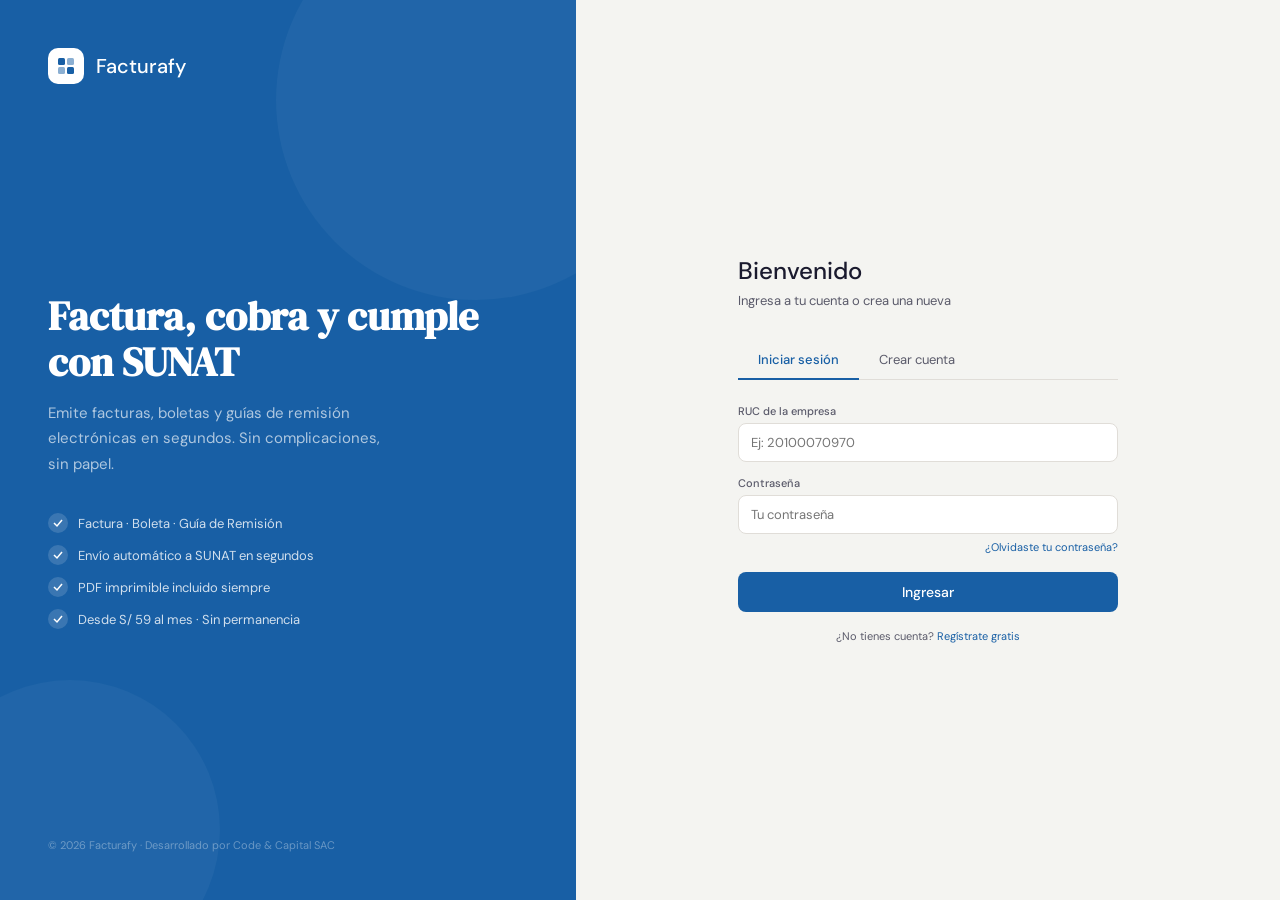
<file: index.html>
<!DOCTYPE html>
<html lang="es">
<head>
<meta charset="UTF-8">
<meta name="viewport" content="width=device-width, initial-scale=1.0">
<title>Facturafy — Facturación Electrónica SUNAT</title>
<link href="https://fonts.googleapis.com/css2?family=DM+Sans:wght@300;400;500&family=DM+Serif+Display&display=swap" rel="stylesheet">
<style>
* { box-sizing: border-box; margin: 0; padding: 0; }
:root {
  --azul: #185FA5; --azul-dark: #0C447C; --azul-light: #E6F1FB;
  --verde: #1a7a3a; --verde-light: #EAF3DE;
  --gris-bg: #F4F4F1; --gris-borde: #E0DDD8;
  --gris-texto: #5a5a6a; --texto: #1a1a2e; --blanco: #ffffff;
}
body { font-family: 'DM Sans', sans-serif; background: var(--gris-bg); color: var(--texto); min-height: 100vh; display: flex; }

/* LADO IZQUIERDO */
.lado-izq { width: 45%; background: var(--azul); display: flex; flex-direction: column; justify-content: space-between; padding: 48px; position: relative; overflow: hidden; }
.lado-izq::before { content: ''; position: absolute; width: 400px; height: 400px; border-radius: 50%; background: rgba(255,255,255,0.04); top: -100px; right: -100px; }
.lado-izq::after { content: ''; position: absolute; width: 300px; height: 300px; border-radius: 50%; background: rgba(255,255,255,0.04); bottom: -80px; left: -80px; }
.brand { display: flex; align-items: center; gap: 12px; }
.brand-logo { width: 36px; height: 36px; background: white; border-radius: 10px; display: flex; align-items: center; justify-content: center; }
.brand-nombre { font-size: 20px; font-weight: 500; color: white; }
.hero { flex: 1; display: flex; flex-direction: column; justify-content: center; padding: 40px 0; }
.hero-titulo { font-family: 'DM Serif Display', serif; font-size: 40px; color: white; line-height: 1.15; margin-bottom: 16px; }
.hero-sub { font-size: 15px; color: rgba(255,255,255,0.65); line-height: 1.7; max-width: 340px; }
.features { display: flex; flex-direction: column; gap: 12px; margin-top: 36px; }
.feature { display: flex; align-items: center; gap: 10px; color: rgba(255,255,255,0.8); font-size: 13px; }
.feature-dot { width: 20px; height: 20px; border-radius: 50%; background: rgba(255,255,255,0.15); display: flex; align-items: center; justify-content: center; flex-shrink: 0; }
.lado-izq-footer { font-size: 11px; color: rgba(255,255,255,0.35); }

/* LADO DERECHO */
.lado-der { flex: 1; display: flex; align-items: center; justify-content: center; padding: 48px; }
.login-box { width: 100%; max-width: 380px; }
.login-titulo { font-size: 24px; font-weight: 500; margin-bottom: 6px; }
.login-sub { font-size: 13px; color: var(--gris-texto); margin-bottom: 32px; }
.tabs { display: flex; gap: 0; border-bottom: 1px solid var(--gris-borde); margin-bottom: 24px; }
.tab { padding: 10px 20px; font-size: 13px; color: var(--gris-texto); cursor: pointer; border-bottom: 2px solid transparent; margin-bottom: -1px; transition: all 0.15s; background: none; border-top: none; border-left: none; border-right: none; font-family: 'DM Sans', sans-serif; }
.tab.active { color: var(--azul); border-bottom-color: var(--azul); font-weight: 500; }
.seccion { display: none; }
.seccion.active { display: block; }
.field { display: flex; flex-direction: column; gap: 5px; margin-bottom: 14px; }
.field label { font-size: 11px; font-weight: 500; color: var(--gris-texto); }
.field input { padding: 10px 12px; border: 1px solid var(--gris-borde); border-radius: 8px; font-size: 13px; font-family: 'DM Sans', sans-serif; color: var(--texto); background: var(--blanco); width: 100%; transition: border-color 0.15s; }
.field input:focus { outline: none; border-color: var(--azul); box-shadow: 0 0 0 3px rgba(24,95,165,0.1); }
.field .hint { font-size: 10px; color: var(--gris-texto); }
.btn-full { width: 100%; padding: 11px; border-radius: 8px; font-size: 14px; font-weight: 500; cursor: pointer; border: none; font-family: 'DM Sans', sans-serif; background: var(--azul); color: white; transition: background 0.15s; margin-top: 4px; }
.btn-full:hover { background: var(--azul-dark); }
.btn-full.verde { background: var(--verde); }
.btn-full.verde:hover { background: #27500A; }
.divider { display: flex; align-items: center; gap: 12px; margin: 20px 0; }
.divider-line { flex: 1; height: 1px; background: var(--gris-borde); }
.divider-text { font-size: 11px; color: var(--gris-texto); }
.olvidaste { text-align: right; font-size: 11px; color: var(--azul); cursor: pointer; margin-top: -8px; margin-bottom: 14px; }
.olvidaste:hover { text-decoration: underline; }
.terminos { font-size: 11px; color: var(--gris-texto); text-align: center; margin-top: 16px; line-height: 1.6; }
.terminos a { color: var(--azul); text-decoration: none; }
.plan-chips { display: flex; gap: 8px; margin-bottom: 16px; }
.chip { flex: 1; padding: 8px; border: 1px solid var(--gris-borde); border-radius: 8px; text-align: center; cursor: pointer; transition: all 0.15s; }
.chip.active { border-color: var(--azul); background: var(--azul-light); }
.chip-nombre { font-size: 12px; font-weight: 500; }
.chip-precio { font-size: 10px; color: var(--gris-texto); }
.chip.active .chip-precio { color: var(--azul); }
.alerta-ok { background: var(--verde-light); border: 1px solid rgba(26,122,58,0.2); border-radius: 8px; padding: 10px 14px; font-size: 12px; color: var(--verde); margin-bottom: 16px; display: none; }
</style>
</head>
<body>

<!-- LADO IZQUIERDO -->
<div class="lado-izq">
  <div class="brand">
    <div class="brand-logo">
      <svg width="20" height="20" viewBox="0 0 20 20" fill="none"><rect x="2" y="2" width="7" height="7" rx="1.5" fill="#185FA5"/><rect x="11" y="2" width="7" height="7" rx="1.5" fill="#185FA5" opacity="0.5"/><rect x="2" y="11" width="7" height="7" rx="1.5" fill="#185FA5" opacity="0.5"/><rect x="11" y="11" width="7" height="7" rx="1.5" fill="#185FA5"/></svg>
    </div>
    <span class="brand-nombre">Facturafy</span>
  </div>

  <div class="hero">
    <h1 class="hero-titulo">Factura, cobra y cumple con SUNAT</h1>
    <p class="hero-sub">Emite facturas, boletas y guías de remisión electrónicas en segundos. Sin complicaciones, sin papel.</p>
    <div class="features">
      <div class="feature">
        <div class="feature-dot">
          <svg width="10" height="10" viewBox="0 0 10 10" fill="none" stroke="white" stroke-width="1.5"><polyline points="1,5 4,8 9,2"/></svg>
        </div>
        Factura · Boleta · Guía de Remisión
      </div>
      <div class="feature">
        <div class="feature-dot">
          <svg width="10" height="10" viewBox="0 0 10 10" fill="none" stroke="white" stroke-width="1.5"><polyline points="1,5 4,8 9,2"/></svg>
        </div>
        Envío automático a SUNAT en segundos
      </div>
      <div class="feature">
        <div class="feature-dot">
          <svg width="10" height="10" viewBox="0 0 10 10" fill="none" stroke="white" stroke-width="1.5"><polyline points="1,5 4,8 9,2"/></svg>
        </div>
        PDF imprimible incluido siempre
      </div>
      <div class="feature">
        <div class="feature-dot">
          <svg width="10" height="10" viewBox="0 0 10 10" fill="none" stroke="white" stroke-width="1.5"><polyline points="1,5 4,8 9,2"/></svg>
        </div>
        Desde S/ 59 al mes · Sin permanencia
      </div>
    </div>
  </div>

  <div class="lado-izq-footer">© 2026 Facturafy · Desarrollado por Code & Capital SAC</div>
</div>

<!-- LADO DERECHO -->
<div class="lado-der">
  <div class="login-box">
    <div class="login-titulo">Bienvenido</div>
    <div class="login-sub">Ingresa a tu cuenta o crea una nueva</div>

    <div class="tabs">
      <button class="tab active" onclick="cambiarTab('login', this)">Iniciar sesión</button>
      <button class="tab" onclick="cambiarTab('registro', this)">Crear cuenta</button>
    </div>

    <!-- LOGIN -->
    <div class="seccion active" id="sec-login">
      <div class="alerta-ok" id="alerta-login">Cuenta creada exitosamente. Ya puedes iniciar sesión.</div>
      <div class="field">
        <label>RUC de la empresa</label>
        <input type="text" placeholder="Ej: 20100070970" maxlength="11" id="ruc-login"/>
      </div>
      <div class="field">
        <label>Contraseña</label>
        <input type="password" placeholder="Tu contraseña" id="pass-login"/>
      </div>
      <div class="olvidaste">¿Olvidaste tu contraseña?</div>
      <button class="btn-full" onclick="login()">Ingresar</button>
      <div class="terminos">
        ¿No tienes cuenta? <a onclick="cambiarTab('registro', document.querySelectorAll('.tab')[1])">Regístrate gratis</a>
      </div>
    </div>

    <!-- REGISTRO -->
    <div class="seccion" id="sec-registro">
      <div class="field">
        <label>RUC de la empresa</label>
        <input type="text" placeholder="Ej: 20100070970" maxlength="11" id="ruc-reg" oninput="buscarRUC(this.value)"/>
        <span class="hint">Ingresa tu RUC para autocompletar la razón social</span>
      </div>
      <div class="field">
        <label>Razón social</label>
        <input type="text" placeholder="Se autocompleta con el RUC" id="razon-reg"/>
      </div>
      <div class="field">
        <label>Correo electrónico</label>
        <input type="email" placeholder="correo@empresa.com"/>
      </div>
      <div class="field">
        <label>Contraseña</label>
        <input type="password" placeholder="Mínimo 8 caracteres"/>
      </div>
      <div style="margin-bottom:14px">
        <div style="font-size:11px;font-weight:500;color:var(--gris-texto);margin-bottom:8px">Elige tu plan</div>
        <div class="plan-chips">
          <div class="chip" onclick="selPlan(this)">
            <div class="chip-nombre">Básico</div>
            <div class="chip-precio">S/ 59/mes</div>
          </div>
          <div class="chip active" onclick="selPlan(this)">
            <div class="chip-nombre">Profesional</div>
            <div class="chip-precio">S/ 149/mes</div>
          </div>
          <div class="chip" onclick="selPlan(this)">
            <div class="chip-nombre">Contable</div>
            <div class="chip-precio">S/ 349/mes</div>
          </div>
        </div>
      </div>
      <button class="btn-full verde" onclick="registro()">Crear cuenta gratis</button>
      <div class="terminos">
        Al registrarte aceptas los <a href="#">Términos de servicio</a> y la <a href="#">Política de privacidad</a>
      </div>
    </div>

  </div>
</div>

<script>
function cambiarTab(id, tab) {
  document.querySelectorAll('.tab').forEach(function(t) { t.classList.remove('active'); });
  document.querySelectorAll('.seccion').forEach(function(s) { s.classList.remove('active'); });
  tab.classList.add('active');
  document.getElementById('sec-' + id).classList.add('active');
}
function selPlan(chip) {
  document.querySelectorAll('.chip').forEach(function(c) { c.classList.remove('active'); });
  chip.classList.add('active');
}
function buscarRUC(val) {
  if (val.length === 11) {
    document.getElementById('razon-reg').value = 'Cargando...';
    setTimeout(function() {
      document.getElementById('razon-reg').value = 'EMPRESA DEMO SAC';
    }, 600);
  }
}
function login() {
  var ruc  = document.getElementById('ruc-login').value;
  var pass = document.getElementById('pass-login').value;
  if (!ruc || !pass) { alert('Completa todos los campos.'); return; }
  window.location.href = 'dashboard.html';
}
function registro() {
  var ruc = document.getElementById('ruc-reg').value;
  if (!ruc || ruc.length !== 11) { alert('Ingresa un RUC válido de 11 dígitos.'); return; }
  document.getElementById('alerta-login').style.display = 'block';
  cambiarTab('login', document.querySelectorAll('.tab')[0]);
}
</script>
</body>
</html>
</file>
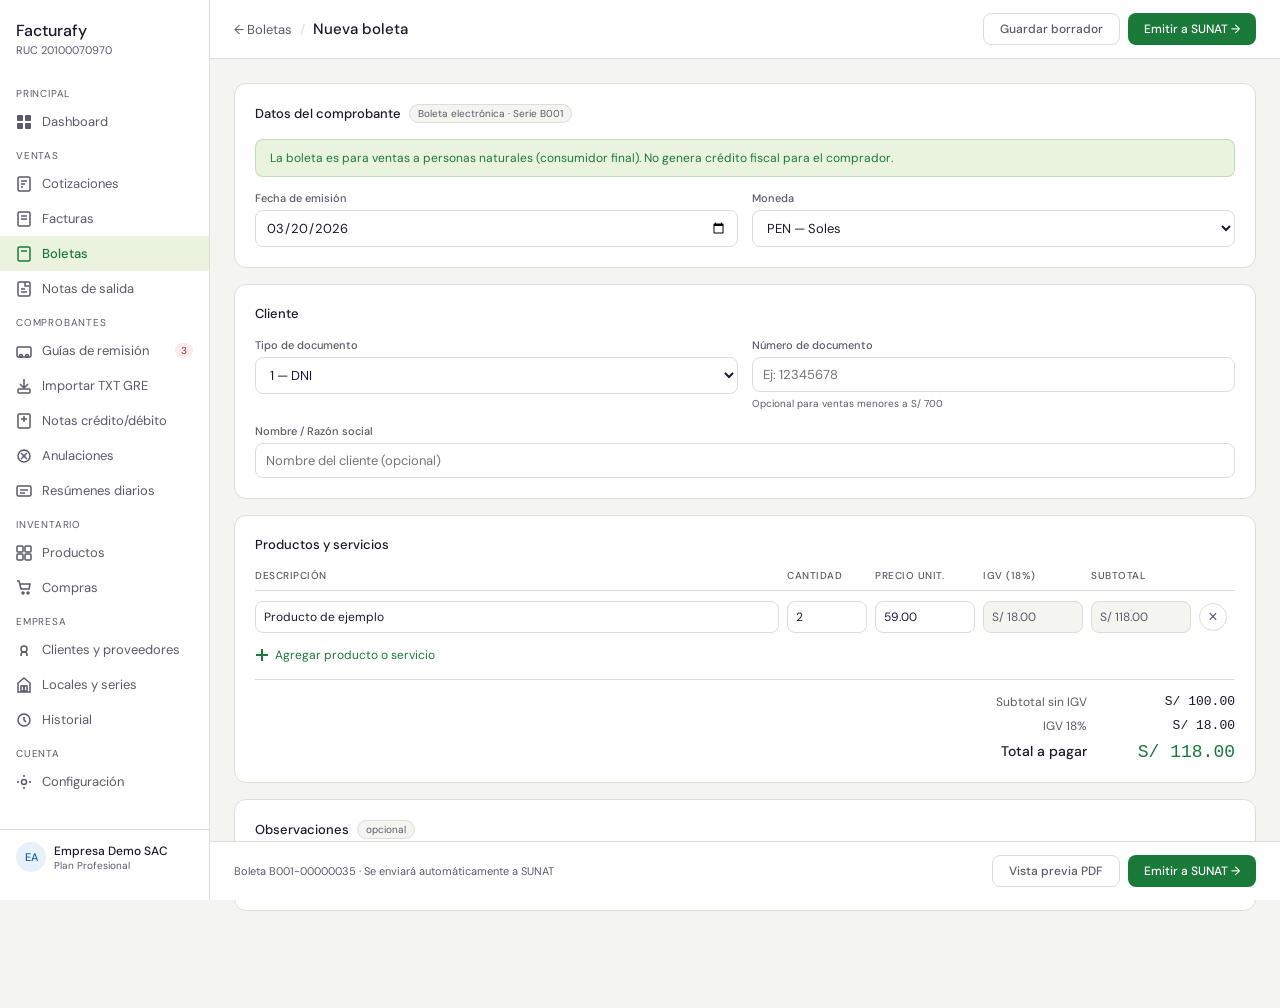
<file: boleta.html>
<!DOCTYPE html>
<html lang="es">
<head>
<meta charset="UTF-8">
<meta name="viewport" content="width=device-width, initial-scale=1.0">
<title>Nueva Boleta — Facturafy</title>
<link href="https://fonts.googleapis.com/css2?family=DM+Sans:wght@300;400;500&display=swap" rel="stylesheet">
<style>
* { box-sizing: border-box; margin: 0; padding: 0; }
:root {
  --azul: #185FA5; --azul-dark: #0C447C; --azul-light: #E6F1FB;
  --verde: #1a7a3a; --verde-light: #EAF3DE;
  --rojo: #A32D2D; --rojo-light: #FCEBEB;
  --amarillo: #854F0B; --amarillo-light: #FAEEDA;
  --gris-bg: #F4F4F1; --gris-borde: #E0DDD8;
  --gris-texto: #5a5a6a; --texto: #1a1a2e; --blanco: #ffffff;
  --sidebar-w: 210px;
}
body { font-family: 'DM Sans', sans-serif; background: var(--gris-bg); color: var(--texto); font-size: 13px; }
.layout { display: flex; min-height: 100vh; }
.sidebar { background: var(--blanco); border-right: 1px solid var(--gris-borde); display: flex; flex-direction: column; padding: 16px 0; width: var(--sidebar-w); min-width: var(--sidebar-w); height: 100vh; position: fixed; top: 0; left: 0; overflow-y: auto; }
.sidebar-brand { padding: 4px 16px 20px; }
.sidebar-brand .nombre { font-size: 16px; font-weight: 500; }
.sidebar-brand .ruc { font-size: 11px; color: var(--gris-texto); margin-top: 2px; }
.sidebar-section { font-size: 10px; color: var(--gris-texto); padding: 0 16px; margin: 10px 0 4px; letter-spacing: 0.08em; text-transform: uppercase; }
.sidebar-item { display: flex; align-items: center; gap: 10px; padding: 9px 16px; color: var(--gris-texto); cursor: pointer; text-decoration: none; transition: background 0.15s; font-size: 13px; }
.sidebar-item:hover { background: var(--gris-bg); color: var(--texto); }
.sidebar-item.active { background: var(--verde-light); color: var(--verde); font-weight: 500; }
.sidebar-item .badge { margin-left: auto; background: var(--rojo-light); color: var(--rojo); font-size: 10px; padding: 1px 6px; border-radius: 20px; }
.sidebar-bottom { margin-top: auto; padding: 12px 16px; border-top: 1px solid var(--gris-borde); }
.avatar { width: 30px; height: 30px; border-radius: 50%; background: var(--azul-light); color: var(--azul); font-size: 11px; font-weight: 500; display: flex; align-items: center; justify-content: center; flex-shrink: 0; }
.main { margin-left: var(--sidebar-w); flex: 1; display: flex; flex-direction: column; min-width: 0; }
.topbar { background: var(--blanco); border-bottom: 1px solid var(--gris-borde); padding: 13px 24px; display: flex; align-items: center; justify-content: space-between; position: sticky; top: 0; z-index: 10; }
.topbar-left { display: flex; align-items: center; gap: 8px; }
.back { color: var(--gris-texto); text-decoration: none; font-size: 13px; }
.back:hover { color: var(--texto); }
.sep { color: var(--gris-borde); }
.topbar-titulo { font-size: 15px; font-weight: 500; }
.content { padding: 24px; flex: 1; padding-bottom: 80px; }
.btn { padding: 7px 16px; border-radius: 8px; font-size: 12px; font-weight: 500; cursor: pointer; border: none; font-family: 'DM Sans', sans-serif; text-decoration: none; display: inline-block; transition: background 0.15s; }
.btn-primary { background: var(--verde); color: white; }
.btn-primary:hover { background: #27500A; }
.btn-ghost { background: none; border: 1px solid var(--gris-borde); color: var(--gris-texto); }
.btn-ghost:hover { background: var(--gris-bg); }
.card { background: var(--blanco); border: 1px solid var(--gris-borde); border-radius: 12px; padding: 20px; margin-bottom: 16px; }
.card-titulo { font-size: 13px; font-weight: 500; margin-bottom: 16px; display: flex; align-items: center; gap: 8px; }
.tag { font-size: 10px; background: var(--gris-bg); color: var(--gris-texto); padding: 2px 8px; border-radius: 20px; font-weight: 400; border: 1px solid var(--gris-borde); }
.form-grid { display: grid; grid-template-columns: 1fr 1fr; gap: 14px; }
.field { display: flex; flex-direction: column; gap: 5px; }
.field.full { grid-column: 1 / -1; }
.field label { font-size: 11px; font-weight: 500; color: var(--gris-texto); }
.field input, .field select { padding: 8px 10px; border: 1px solid var(--gris-borde); border-radius: 8px; font-size: 13px; font-family: 'DM Sans', sans-serif; color: var(--texto); background: var(--blanco); width: 100%; }
.field input:focus, .field select:focus { outline: none; border-color: var(--verde); box-shadow: 0 0 0 3px rgba(26,122,58,0.1); }
.field .hint { font-size: 10px; color: var(--gris-texto); }
.info-box { background: var(--verde-light); border: 1px solid rgba(26,122,58,0.2); border-radius: 8px; padding: 10px 14px; font-size: 12px; color: var(--verde); margin-bottom: 14px; }
.items-header { display: grid; grid-template-columns: 2fr 80px 100px 100px 100px 36px; gap: 8px; padding: 0 0 8px; border-bottom: 1px solid var(--gris-borde); margin-bottom: 10px; }
.items-header span { font-size: 10px; font-weight: 500; color: var(--gris-texto); text-transform: uppercase; letter-spacing: 0.05em; }
.item-row { display: grid; grid-template-columns: 2fr 80px 100px 100px 100px 36px; gap: 8px; align-items: center; margin-bottom: 8px; }
.item-row input { padding: 7px 8px; border: 1px solid var(--gris-borde); border-radius: 8px; font-size: 12px; font-family: 'DM Sans', sans-serif; color: var(--texto); background: var(--blanco); width: 100%; }
.item-row input:focus { outline: none; border-color: var(--verde); }
.item-row input.readonly { background: var(--gris-bg); color: var(--gris-texto); }
.del-btn { width: 28px; height: 28px; border-radius: 50%; border: 1px solid var(--gris-borde); background: none; color: var(--gris-texto); font-size: 16px; cursor: pointer; display: flex; align-items: center; justify-content: center; transition: all 0.15s; }
.del-btn:hover { background: var(--rojo-light); color: var(--rojo); border-color: transparent; }
.add-btn { display: flex; align-items: center; gap: 6px; font-size: 12px; color: var(--verde); background: none; border: none; cursor: pointer; padding: 6px 0; font-family: 'DM Sans', sans-serif; margin-top: 4px; }
.totales { display: flex; flex-direction: column; align-items: flex-end; gap: 8px; padding-top: 14px; border-top: 1px solid var(--gris-borde); margin-top: 10px; }
.total-row { display: flex; gap: 48px; font-size: 12px; }
.total-label { color: var(--gris-texto); min-width: 120px; text-align: right; }
.total-val { min-width: 100px; text-align: right; font-family: monospace; font-size: 13px; }
.total-row.grande .total-label { font-size: 14px; font-weight: 500; color: var(--texto); }
.total-row.grande .total-val { font-size: 18px; font-weight: 500; color: var(--verde); }
.bottom-bar { background: var(--blanco); border-top: 1px solid var(--gris-borde); padding: 13px 24px; display: flex; align-items: center; justify-content: space-between; position: fixed; bottom: 0; left: var(--sidebar-w); right: 0; z-index: 10; }
.bottom-info { font-size: 11px; color: var(--gris-texto); }
</style>
</head>
<body>
<div class="layout">

    <aside class="sidebar">
    <div class="sidebar-brand">
      <div class="nombre">Facturafy</div>
      <div class="ruc">RUC 20100070970</div>
    </div>

    <div class="sidebar-section">Principal</div>
    <a href="dashboard.html" class="sidebar-item">
      <svg width="16" height="16" viewBox="0 0 16 16" fill="currentColor"><rect x="1" y="1" width="6" height="6" rx="1"/><rect x="9" y="1" width="6" height="6" rx="1"/><rect x="1" y="9" width="6" height="6" rx="1"/><rect x="9" y="9" width="6" height="6" rx="1"/></svg>
      Dashboard
    </a>

    <div class="sidebar-section">Ventas</div>
    <a href="cotizaciones.html" class="sidebar-item">
      <svg width="16" height="16" viewBox="0 0 16 16" fill="none" stroke="currentColor" stroke-width="1.5"><rect x="2" y="1" width="12" height="14" rx="1.5"/><line x1="5" y1="5" x2="11" y2="5"/><line x1="5" y1="8" x2="9" y2="8"/><line x1="5" y1="11" x2="7" y2="11"/></svg>
      Cotizaciones
    </a>
    <a href="factura.html" class="sidebar-item">
      <svg width="16" height="16" viewBox="0 0 16 16" fill="none" stroke="currentColor" stroke-width="1.5"><rect x="2" y="1" width="12" height="14" rx="1.5"/><line x1="5" y1="5" x2="11" y2="5"/><line x1="5" y1="8" x2="11" y2="8"/></svg>
      Facturas
    </a>
    <a href="boleta.html" class="sidebar-item">
      <svg width="16" height="16" viewBox="0 0 16 16" fill="none" stroke="currentColor" stroke-width="1.5"><rect x="2" y="1" width="12" height="14" rx="1.5"/><line x1="5" y1="5" x2="11" y2="5"/></svg>
      Boletas
    </a>
    <a href="notas-salidas.html" class="sidebar-item">
      <svg width="16" height="16" viewBox="0 0 16 16" fill="none" stroke="currentColor" stroke-width="1.5"><rect x="2" y="1" width="12" height="14" rx="1.5"/><path d="M9 8H5M11 11H5"/><path d="M9 1v4h4"/></svg>
      Notas de salida
    </a>

    <div class="sidebar-section">Comprobantes</div>
    <a href="guia.html" class="sidebar-item">
      <svg width="16" height="16" viewBox="0 0 16 16" fill="none" stroke="currentColor" stroke-width="1.5"><rect x="1" y="4" width="14" height="10" rx="1.5"/><circle cx="5" cy="13" r="1.5"/><circle cx="11" cy="13" r="1.5"/></svg>
      Guías de remisión
      <span class="badge">3</span>
    </a>
    <a href="importar-gre.html" class="sidebar-item">
      <svg width="16" height="16" viewBox="0 0 16 16" fill="none" stroke="currentColor" stroke-width="1.5"><path d="M8 1v9M4 6l4 4 4-4"/><rect x="2" y="11" width="12" height="4" rx="1"/></svg>
      Importar TXT GRE
    </a>
    <a href="notas.html" class="sidebar-item">
      <svg width="16" height="16" viewBox="0 0 16 16" fill="none" stroke="currentColor" stroke-width="1.5"><rect x="2" y="1" width="12" height="14" rx="1.5"/><line x1="5" y1="6" x2="11" y2="6"/><line x1="8" y1="3" x2="8" y2="9"/></svg>
      Notas crédito/débito
    </a>
    <a href="anulaciones.html" class="sidebar-item">
      <svg width="16" height="16" viewBox="0 0 16 16" fill="none" stroke="currentColor" stroke-width="1.5"><circle cx="8" cy="8" r="6"/><line x1="5" y1="5" x2="11" y2="11"/><line x1="11" y1="5" x2="5" y2="11"/></svg>
      Anulaciones
    </a>
    <a href="resumenes.html" class="sidebar-item">
      <svg width="16" height="16" viewBox="0 0 16 16" fill="none" stroke="currentColor" stroke-width="1.5"><rect x="1" y="3" width="14" height="10" rx="1.5"/><line x1="4" y1="7" x2="12" y2="7"/><line x1="4" y1="10" x2="9" y2="10"/></svg>
      Resúmenes diarios
    </a>

    <div class="sidebar-section">Inventario</div>
    <a href="productos.html" class="sidebar-item">
      <svg width="16" height="16" viewBox="0 0 16 16" fill="none" stroke="currentColor" stroke-width="1.5"><rect x="1" y="1" width="6" height="6" rx="1"/><rect x="9" y="1" width="6" height="6" rx="1"/><rect x="1" y="9" width="6" height="6" rx="1"/><rect x="9" y="9" width="6" height="6" rx="1"/></svg>
      Productos
    </a>
    <a href="compras.html" class="sidebar-item">
      <svg width="16" height="16" viewBox="0 0 16 16" fill="none" stroke="currentColor" stroke-width="1.5"><path d="M1 1h2l2 8h8l1-5H4"/><circle cx="7" cy="13" r="1"/><circle cx="12" cy="13" r="1"/></svg>
      Compras
    </a>

    <div class="sidebar-section">Empresa</div>
    <a href="clientes.html" class="sidebar-item">
      <svg width="16" height="16" viewBox="0 0 16 16" fill="none" stroke="currentColor" stroke-width="1.5"><path d="M11 14v-1a3 3 0 00-6 0v1"/><circle cx="8" cy="7" r="3"/></svg>
      Clientes y proveedores
    </a>
    <a href="locales.html" class="sidebar-item">
      <svg width="16" height="16" viewBox="0 0 16 16" fill="none" stroke="currentColor" stroke-width="1.5"><path d="M8 1l6 5v9H2V6z"/><rect x="5" y="9" width="3" height="5"/><rect x="8" y="9" width="3" height="5"/></svg>
      Locales y series
    </a>
    <a href="historial.html" class="sidebar-item">
      <svg width="16" height="16" viewBox="0 0 16 16" fill="none" stroke="currentColor" stroke-width="1.5"><circle cx="8" cy="8" r="6"/><polyline points="8,5 8,8 10,10"/></svg>
      Historial
    </a>

    <div class="sidebar-section">Cuenta</div>
    <a href="config.html" class="sidebar-item">
      <svg width="16" height="16" viewBox="0 0 16 16" fill="none" stroke="currentColor" stroke-width="1.5"><circle cx="8" cy="8" r="2.5"/><path d="M8 1v2M8 13v2M1 8h2M13 8h2"/></svg>
      Configuración
    </a>

    <div class="sidebar-bottom">
      <div style="display:flex;align-items:center;gap:8px">
        <div class="avatar">EA</div>
        <div>
          <div style="font-size:12px;font-weight:500">Empresa Demo SAC</div>
          <div style="font-size:10px;color:var(--gris-texto)">Plan Profesional</div>
        </div>
      </div>
    </div>
  </aside>

  <div class="main">
    <div class="topbar">
      <div class="topbar-left">
        <a href="dashboard.html" class="back">← Boletas</a>
        <span class="sep">/</span>
        <span class="topbar-titulo">Nueva boleta</span>
      </div>
      <div style="display:flex;gap:8px">
        <button class="btn btn-ghost">Guardar borrador</button>
        <button class="btn btn-primary" onclick="emitir()">Emitir a SUNAT →</button>
      </div>
    </div>

    <div class="content">

      <div class="card">
        <div class="card-titulo">
          Datos del comprobante
          <span class="tag">Boleta electrónica · Serie B001</span>
        </div>
        <div class="info-box">
          La boleta es para ventas a personas naturales (consumidor final). No genera crédito fiscal para el comprador.
        </div>
        <div class="form-grid">
          <div class="field">
            <label>Fecha de emisión</label>
            <input type="date" value="2026-03-20"/>
          </div>
          <div class="field">
            <label>Moneda</label>
            <select>
              <option>PEN — Soles</option>
              <option>USD — Dólares</option>
            </select>
          </div>
        </div>
      </div>

      <div class="card">
        <div class="card-titulo">Cliente</div>
        <div class="form-grid">
          <div class="field">
            <label>Tipo de documento</label>
            <select id="tipo-doc" onchange="toggleDoc()">
              <option value="1">1 — DNI</option>
              <option value="6">6 — RUC</option>
              <option value="0">0 — Sin documento</option>
            </select>
          </div>
          <div class="field" id="campo-doc">
            <label>Número de documento</label>
            <input type="text" placeholder="Ej: 12345678" maxlength="8"/>
            <span class="hint">Opcional para ventas menores a S/ 700</span>
          </div>
          <div class="field full">
            <label>Nombre / Razón social</label>
            <input type="text" placeholder="Nombre del cliente (opcional)"/>
          </div>
        </div>
      </div>

      <div class="card">
        <div class="card-titulo">Productos y servicios</div>
        <div class="items-header">
          <span>Descripción</span>
          <span>Cantidad</span>
          <span>Precio unit.</span>
          <span>IGV (18%)</span>
          <span>Subtotal</span>
          <span></span>
        </div>
        <div id="items">
          <div class="item-row">
            <input type="text" value="Producto de ejemplo"/>
            <input type="number" value="2" min="1" oninput="calcular()"/>
            <input type="number" value="59.00" step="0.01" oninput="calcular()"/>
            <input class="readonly" readonly value="S/ 18.00"/>
            <input class="readonly" readonly value="S/ 118.00"/>
            <button class="del-btn" onclick="eliminarItem(this)">×</button>
          </div>
        </div>
        <button class="add-btn" onclick="agregarItem()">
          <svg width="14" height="14" viewBox="0 0 14 14" fill="none" stroke="currentColor" stroke-width="2"><line x1="7" y1="1" x2="7" y2="13"/><line x1="1" y1="7" x2="13" y2="7"/></svg>
          Agregar producto o servicio
        </button>
        <div class="totales">
          <div class="total-row">
            <span class="total-label">Subtotal sin IGV</span>
            <span class="total-val" id="t-base">S/ 100.00</span>
          </div>
          <div class="total-row">
            <span class="total-label">IGV 18%</span>
            <span class="total-val" id="t-igv">S/ 18.00</span>
          </div>
          <div class="total-row grande">
            <span class="total-label">Total a pagar</span>
            <span class="total-val" id="t-total">S/ 118.00</span>
          </div>
        </div>
      </div>

      <div class="card">
        <div class="card-titulo">Observaciones <span class="tag">opcional</span></div>
        <div class="field">
          <input type="text" placeholder="Ej: Pago en efectivo, delivery incluido..."/>
        </div>
      </div>

    </div>

    <div class="bottom-bar">
      <div class="bottom-info">Boleta B001-00000035 · Se enviará automáticamente a SUNAT</div>
      <div style="display:flex;gap:8px">
        <button class="btn btn-ghost">Vista previa PDF</button>
        <button class="btn btn-primary" onclick="emitir()">Emitir a SUNAT →</button>
      </div>
    </div>
  </div>
</div>

<script>
function fmt(n) {
  return 'S/ ' + n.toLocaleString('es-PE', {minimumFractionDigits:2, maximumFractionDigits:2});
}
function calcular() {
  var rows = document.querySelectorAll('.item-row');
  var totalBase = 0;
  rows.forEach(function(row) {
    var inputs = row.querySelectorAll('input');
    var qty    = parseFloat(inputs[1].value) || 0;
    var precio = parseFloat(inputs[2].value) || 0;
    var total  = qty * precio;
    var base   = total / 1.18;
    var igv    = total - base;
    totalBase += base;
    inputs[3].value = fmt(igv);
    inputs[4].value = fmt(total);
  });
  var igvTotal   = totalBase * 0.18;
  var totalFinal = totalBase + igvTotal;
  document.getElementById('t-base').textContent  = fmt(totalBase);
  document.getElementById('t-igv').textContent   = fmt(igvTotal);
  document.getElementById('t-total').textContent = fmt(totalFinal);
}
function agregarItem() {
  var div = document.createElement('div');
  div.className = 'item-row';
  div.innerHTML =
    '<input type="text" placeholder="Descripción del producto"/>' +
    '<input type="number" value="1" min="1" oninput="calcular()"/>' +
    '<input type="number" value="0.00" step="0.01" oninput="calcular()"/>' +
    '<input class="readonly" readonly value="S/ 0.00"/>' +
    '<input class="readonly" readonly value="S/ 0.00"/>' +
    '<button class="del-btn" onclick="eliminarItem(this)">×</button>';
  document.getElementById('items').appendChild(div);
}
function eliminarItem(btn) {
  var rows = document.querySelectorAll('.item-row');
  if (rows.length <= 1) { alert('Debe haber al menos un producto.'); return; }
  btn.closest('.item-row').remove();
  calcular();
}
function toggleDoc() {
  var tipo = document.getElementById('tipo-doc').value;
  document.getElementById('campo-doc').style.display = tipo === '0' ? 'none' : 'flex';
}
function emitir() {
  alert('Boleta B001-00000035 enviada a SUNAT exitosamente.\nEstado: ACEPTADO\nCódigo: 0');
}
</script>
  <script>
    (function() {
      var page = location.pathname.split('/').pop() || 'dashboard.html';
      document.querySelectorAll('.sidebar-item').forEach(function(a) {
        if (a.getAttribute('href') === page) a.classList.add('active');
      });
    })();
  </script>
</body>
</html>
</file>
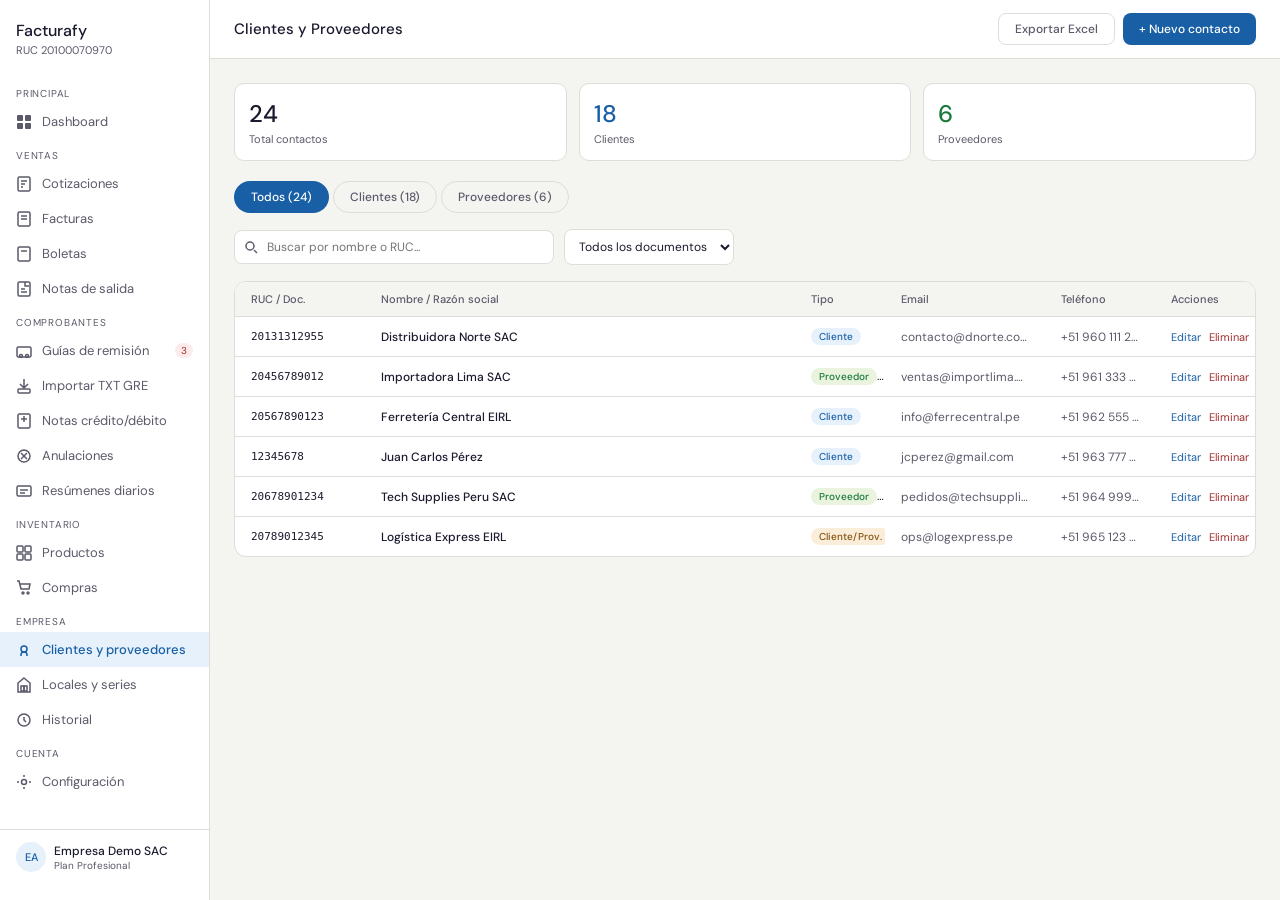
<file: clientes.html>
<!DOCTYPE html>
<html lang="es">
<head>
<meta charset="UTF-8">
<meta name="viewport" content="width=device-width, initial-scale=1.0">
<title>Clientes y Proveedores — Facturafy</title>
<link href="https://fonts.googleapis.com/css2?family=DM+Sans:wght@300;400;500&display=swap" rel="stylesheet">
<style>
* { box-sizing: border-box; margin: 0; padding: 0; }
:root {
  --azul: #185FA5; --azul-dark: #0C447C; --azul-light: #E6F1FB;
  --verde: #1a7a3a; --verde-light: #EAF3DE;
  --rojo: #A32D2D; --rojo-light: #FCEBEB;
  --amarillo: #854F0B; --amarillo-light: #FAEEDA;
  --gris-bg: #F4F4F1; --gris-borde: #E0DDD8;
  --gris-texto: #5a5a6a; --texto: #1a1a2e; --blanco: #ffffff;
  --sidebar-w: 210px;
}
body { font-family: 'DM Sans', sans-serif; background: var(--gris-bg); color: var(--texto); font-size: 13px; }
.layout { display: flex; min-height: 100vh; }
.sidebar { background: var(--blanco); border-right: 1px solid var(--gris-borde); display: flex; flex-direction: column; padding: 16px 0; width: var(--sidebar-w); min-width: var(--sidebar-w); height: 100vh; position: fixed; top: 0; left: 0; overflow-y: auto; }
.sidebar-brand { padding: 4px 16px 20px; }
.sidebar-brand .nombre { font-size: 16px; font-weight: 500; }
.sidebar-brand .ruc { font-size: 11px; color: var(--gris-texto); margin-top: 2px; }
.sidebar-section { font-size: 10px; color: var(--gris-texto); padding: 0 16px; margin: 10px 0 4px; letter-spacing: 0.08em; text-transform: uppercase; }
.sidebar-item { display: flex; align-items: center; gap: 10px; padding: 9px 16px; color: var(--gris-texto); cursor: pointer; text-decoration: none; transition: background 0.15s; font-size: 13px; }
.sidebar-item:hover { background: var(--gris-bg); color: var(--texto); }
.sidebar-item.active { background: var(--azul-light); color: var(--azul); font-weight: 500; }
.sidebar-item .badge { margin-left: auto; background: var(--rojo-light); color: var(--rojo); font-size: 10px; padding: 1px 6px; border-radius: 20px; }
.sidebar-bottom { margin-top: auto; padding: 12px 16px; border-top: 1px solid var(--gris-borde); }
.avatar { width: 30px; height: 30px; border-radius: 50%; background: var(--azul-light); color: var(--azul); font-size: 11px; font-weight: 500; display: flex; align-items: center; justify-content: center; flex-shrink: 0; }
.main { margin-left: var(--sidebar-w); flex: 1; display: flex; flex-direction: column; min-width: 0; }
.topbar { background: var(--blanco); border-bottom: 1px solid var(--gris-borde); padding: 13px 24px; display: flex; align-items: center; justify-content: space-between; position: sticky; top: 0; z-index: 10; }
.topbar-titulo { font-size: 15px; font-weight: 500; }
.content { padding: 24px; flex: 1; }
.btn { padding: 7px 16px; border-radius: 8px; font-size: 12px; font-weight: 500; cursor: pointer; border: none; font-family: 'DM Sans', sans-serif; text-decoration: none; display: inline-block; transition: all 0.15s; }
.btn-primary { background: var(--azul); color: white; }
.btn-primary:hover { background: var(--azul-dark); }
.btn-ghost { background: none; border: 1px solid var(--gris-borde); color: var(--gris-texto); }
.btn-ghost:hover { background: var(--gris-bg); }
.btn-danger { background: var(--rojo-light); color: var(--rojo); border: none; }
.pill { display: inline-block; font-size: 10px; font-weight: 500; padding: 2px 8px; border-radius: 20px; }
.pill-cliente { background: var(--azul-light); color: var(--azul); }
.pill-proveedor { background: var(--verde-light); color: var(--verde); }
.pill-ambos { background: var(--amarillo-light); color: var(--amarillo); }
.tabs { display: flex; gap: 4px; margin-bottom: 16px; }
.tab { padding: 7px 16px; border-radius: 20px; font-size: 12px; cursor: pointer; border: 1px solid var(--gris-borde); color: var(--gris-texto); background: none; font-family: 'DM Sans', sans-serif; transition: all 0.15s; font-weight: 500; }
.tab.active { background: var(--azul); color: white; border-color: transparent; }
.tab:hover:not(.active) { background: var(--gris-bg); }
.filtros { display: flex; gap: 10px; margin-bottom: 16px; align-items: center; }
.search-wrap { position: relative; flex: 1; max-width: 320px; }
.search-wrap input { width: 100%; padding: 8px 10px 8px 32px; border: 1px solid var(--gris-borde); border-radius: 8px; font-size: 12px; font-family: 'DM Sans', sans-serif; color: var(--texto); background: var(--blanco); }
.search-wrap input:focus { outline: none; border-color: var(--azul); }
.search-icon { position: absolute; left: 10px; top: 50%; transform: translateY(-50%); color: var(--gris-texto); pointer-events: none; }
.tabla-wrap { background: var(--blanco); border: 1px solid var(--gris-borde); border-radius: 12px; overflow: hidden; }
table { width: 100%; border-collapse: collapse; table-layout: fixed; }
th { font-size: 11px; font-weight: 500; color: var(--gris-texto); text-align: left; padding: 10px 16px; border-bottom: 1px solid var(--gris-borde); background: var(--gris-bg); }
td { font-size: 12px; padding: 11px 16px; border-bottom: 1px solid var(--gris-borde); color: var(--texto); overflow: hidden; text-overflow: ellipsis; white-space: nowrap; }
tr:last-child td { border-bottom: none; }
tr:hover td { background: var(--gris-bg); }
.td-acciones { display: flex; gap: 8px; }
.accion { font-size: 11px; color: var(--azul); background: none; border: none; cursor: pointer; font-family: 'DM Sans', sans-serif; padding: 0; }
.accion:hover { text-decoration: underline; }
.accion.danger { color: var(--rojo); }

/* MODAL */
.modal-overlay { display: none; position: fixed; inset: 0; z-index: 500; background: rgba(0,0,0,0.45); align-items: center; justify-content: center; padding: 24px; }
.modal-box { background: var(--blanco); border-radius: 14px; width: 100%; max-width: 560px; overflow: hidden; }
.modal-header { padding: 16px 20px; border-bottom: 1px solid var(--gris-borde); display: flex; justify-content: space-between; align-items: center; }
.modal-titulo { font-size: 14px; font-weight: 500; }
.modal-close { background: none; border: none; font-size: 20px; cursor: pointer; color: var(--gris-texto); line-height: 1; }
.modal-body { padding: 20px; }
.modal-footer { padding: 14px 20px; border-top: 1px solid var(--gris-borde); display: flex; justify-content: flex-end; gap: 8px; }
.form-grid { display: grid; grid-template-columns: 1fr 1fr; gap: 14px; }
.field { display: flex; flex-direction: column; gap: 5px; }
.field.full { grid-column: 1 / -1; }
.field label { font-size: 11px; font-weight: 500; color: var(--gris-texto); }
.field input, .field select { padding: 8px 10px; border: 1px solid var(--gris-borde); border-radius: 8px; font-size: 13px; font-family: 'DM Sans', sans-serif; color: var(--texto); background: var(--blanco); width: 100%; }
.field input:focus, .field select:focus { outline: none; border-color: var(--azul); box-shadow: 0 0 0 3px rgba(24,95,165,0.1); }
.field .hint { font-size: 10px; color: var(--gris-texto); }

.stats-row { display: grid; grid-template-columns: repeat(3,1fr); gap: 12px; margin-bottom: 20px; }
.stat-card { background: var(--blanco); border: 1px solid var(--gris-borde); border-radius: 10px; padding: 14px; }
.stat-val { font-size: 24px; font-weight: 500; }
.stat-lbl { font-size: 11px; color: var(--gris-texto); margin-top: 3px; }
</style>
</head>
<body>
<div class="layout">

    <aside class="sidebar">
    <div class="sidebar-brand">
      <div class="nombre">Facturafy</div>
      <div class="ruc">RUC 20100070970</div>
    </div>

    <div class="sidebar-section">Principal</div>
    <a href="dashboard.html" class="sidebar-item">
      <svg width="16" height="16" viewBox="0 0 16 16" fill="currentColor"><rect x="1" y="1" width="6" height="6" rx="1"/><rect x="9" y="1" width="6" height="6" rx="1"/><rect x="1" y="9" width="6" height="6" rx="1"/><rect x="9" y="9" width="6" height="6" rx="1"/></svg>
      Dashboard
    </a>

    <div class="sidebar-section">Ventas</div>
    <a href="cotizaciones.html" class="sidebar-item">
      <svg width="16" height="16" viewBox="0 0 16 16" fill="none" stroke="currentColor" stroke-width="1.5"><rect x="2" y="1" width="12" height="14" rx="1.5"/><line x1="5" y1="5" x2="11" y2="5"/><line x1="5" y1="8" x2="9" y2="8"/><line x1="5" y1="11" x2="7" y2="11"/></svg>
      Cotizaciones
    </a>
    <a href="factura.html" class="sidebar-item">
      <svg width="16" height="16" viewBox="0 0 16 16" fill="none" stroke="currentColor" stroke-width="1.5"><rect x="2" y="1" width="12" height="14" rx="1.5"/><line x1="5" y1="5" x2="11" y2="5"/><line x1="5" y1="8" x2="11" y2="8"/></svg>
      Facturas
    </a>
    <a href="boleta.html" class="sidebar-item">
      <svg width="16" height="16" viewBox="0 0 16 16" fill="none" stroke="currentColor" stroke-width="1.5"><rect x="2" y="1" width="12" height="14" rx="1.5"/><line x1="5" y1="5" x2="11" y2="5"/></svg>
      Boletas
    </a>
    <a href="notas-salidas.html" class="sidebar-item">
      <svg width="16" height="16" viewBox="0 0 16 16" fill="none" stroke="currentColor" stroke-width="1.5"><rect x="2" y="1" width="12" height="14" rx="1.5"/><path d="M9 8H5M11 11H5"/><path d="M9 1v4h4"/></svg>
      Notas de salida
    </a>

    <div class="sidebar-section">Comprobantes</div>
    <a href="guia.html" class="sidebar-item">
      <svg width="16" height="16" viewBox="0 0 16 16" fill="none" stroke="currentColor" stroke-width="1.5"><rect x="1" y="4" width="14" height="10" rx="1.5"/><circle cx="5" cy="13" r="1.5"/><circle cx="11" cy="13" r="1.5"/></svg>
      Guías de remisión
      <span class="badge">3</span>
    </a>
    <a href="importar-gre.html" class="sidebar-item">
      <svg width="16" height="16" viewBox="0 0 16 16" fill="none" stroke="currentColor" stroke-width="1.5"><path d="M8 1v9M4 6l4 4 4-4"/><rect x="2" y="11" width="12" height="4" rx="1"/></svg>
      Importar TXT GRE
    </a>
    <a href="notas.html" class="sidebar-item">
      <svg width="16" height="16" viewBox="0 0 16 16" fill="none" stroke="currentColor" stroke-width="1.5"><rect x="2" y="1" width="12" height="14" rx="1.5"/><line x1="5" y1="6" x2="11" y2="6"/><line x1="8" y1="3" x2="8" y2="9"/></svg>
      Notas crédito/débito
    </a>
    <a href="anulaciones.html" class="sidebar-item">
      <svg width="16" height="16" viewBox="0 0 16 16" fill="none" stroke="currentColor" stroke-width="1.5"><circle cx="8" cy="8" r="6"/><line x1="5" y1="5" x2="11" y2="11"/><line x1="11" y1="5" x2="5" y2="11"/></svg>
      Anulaciones
    </a>
    <a href="resumenes.html" class="sidebar-item">
      <svg width="16" height="16" viewBox="0 0 16 16" fill="none" stroke="currentColor" stroke-width="1.5"><rect x="1" y="3" width="14" height="10" rx="1.5"/><line x1="4" y1="7" x2="12" y2="7"/><line x1="4" y1="10" x2="9" y2="10"/></svg>
      Resúmenes diarios
    </a>

    <div class="sidebar-section">Inventario</div>
    <a href="productos.html" class="sidebar-item">
      <svg width="16" height="16" viewBox="0 0 16 16" fill="none" stroke="currentColor" stroke-width="1.5"><rect x="1" y="1" width="6" height="6" rx="1"/><rect x="9" y="1" width="6" height="6" rx="1"/><rect x="1" y="9" width="6" height="6" rx="1"/><rect x="9" y="9" width="6" height="6" rx="1"/></svg>
      Productos
    </a>
    <a href="compras.html" class="sidebar-item">
      <svg width="16" height="16" viewBox="0 0 16 16" fill="none" stroke="currentColor" stroke-width="1.5"><path d="M1 1h2l2 8h8l1-5H4"/><circle cx="7" cy="13" r="1"/><circle cx="12" cy="13" r="1"/></svg>
      Compras
    </a>

    <div class="sidebar-section">Empresa</div>
    <a href="clientes.html" class="sidebar-item">
      <svg width="16" height="16" viewBox="0 0 16 16" fill="none" stroke="currentColor" stroke-width="1.5"><path d="M11 14v-1a3 3 0 00-6 0v1"/><circle cx="8" cy="7" r="3"/></svg>
      Clientes y proveedores
    </a>
    <a href="locales.html" class="sidebar-item">
      <svg width="16" height="16" viewBox="0 0 16 16" fill="none" stroke="currentColor" stroke-width="1.5"><path d="M8 1l6 5v9H2V6z"/><rect x="5" y="9" width="3" height="5"/><rect x="8" y="9" width="3" height="5"/></svg>
      Locales y series
    </a>
    <a href="historial.html" class="sidebar-item">
      <svg width="16" height="16" viewBox="0 0 16 16" fill="none" stroke="currentColor" stroke-width="1.5"><circle cx="8" cy="8" r="6"/><polyline points="8,5 8,8 10,10"/></svg>
      Historial
    </a>

    <div class="sidebar-section">Cuenta</div>
    <a href="config.html" class="sidebar-item">
      <svg width="16" height="16" viewBox="0 0 16 16" fill="none" stroke="currentColor" stroke-width="1.5"><circle cx="8" cy="8" r="2.5"/><path d="M8 1v2M8 13v2M1 8h2M13 8h2"/></svg>
      Configuración
    </a>

    <div class="sidebar-bottom">
      <div style="display:flex;align-items:center;gap:8px">
        <div class="avatar">EA</div>
        <div>
          <div style="font-size:12px;font-weight:500">Empresa Demo SAC</div>
          <div style="font-size:10px;color:var(--gris-texto)">Plan Profesional</div>
        </div>
      </div>
    </div>
  </aside>

  <div class="main">
    <div class="topbar">
      <div class="topbar-titulo">Clientes y Proveedores</div>
      <div style="display:flex;gap:8px">
        <button class="btn btn-ghost" onclick="exportar()">Exportar Excel</button>
        <button class="btn btn-primary" onclick="abrirModal()">+ Nuevo contacto</button>
      </div>
    </div>

    <div class="content">

      <div class="stats-row">
        <div class="stat-card">
          <div class="stat-val">24</div>
          <div class="stat-lbl">Total contactos</div>
        </div>
        <div class="stat-card">
          <div class="stat-val" style="color:var(--azul)">18</div>
          <div class="stat-lbl">Clientes</div>
        </div>
        <div class="stat-card">
          <div class="stat-val" style="color:var(--verde)">6</div>
          <div class="stat-lbl">Proveedores</div>
        </div>
      </div>

      <div class="tabs">
        <button class="tab active" onclick="filtrarTipo('todos',this)">Todos (24)</button>
        <button class="tab" onclick="filtrarTipo('cliente',this)">Clientes (18)</button>
        <button class="tab" onclick="filtrarTipo('proveedor',this)">Proveedores (6)</button>
      </div>

      <div class="filtros">
        <div class="search-wrap">
          <svg class="search-icon" width="14" height="14" viewBox="0 0 14 14" fill="none" stroke="currentColor" stroke-width="1.5"><circle cx="6" cy="6" r="4"/><line x1="10" y1="10" x2="13" y2="13"/></svg>
          <input type="text" placeholder="Buscar por nombre o RUC..." oninput="buscar(this.value)"/>
        </div>
        <select style="padding:8px 10px;border:1px solid var(--gris-borde);border-radius:8px;font-size:12px;font-family:'DM Sans',sans-serif;color:var(--texto);background:var(--blanco)" onchange="filtrarDoc(this.value)">
          <option value="">Todos los documentos</option>
          <option value="RUC">RUC</option>
          <option value="DNI">DNI</option>
        </select>
      </div>

      <div class="tabla-wrap">
        <table>
          <thead>
            <tr>
              <th style="width:130px">RUC / Doc.</th>
              <th>Nombre / Razón social</th>
              <th style="width:90px">Tipo</th>
              <th style="width:160px">Email</th>
              <th style="width:110px">Teléfono</th>
              <th style="width:100px">Acciones</th>
            </tr>
          </thead>
          <tbody id="tabla-body">
            <tr data-tipo="cliente" data-doc="RUC">
              <td style="font-family:monospace;font-size:11px">20131312955</td>
              <td style="font-weight:500">Distribuidora Norte SAC</td>
              <td><span class="pill pill-cliente">Cliente</span></td>
              <td style="color:var(--gris-texto)">contacto@dnorte.com</td>
              <td style="color:var(--gris-texto)">+51 960 111 222</td>
              <td><div class="td-acciones"><button class="accion" onclick="editarContacto(this)">Editar</button><button class="accion danger" onclick="eliminar(this)">Eliminar</button></div></td>
            </tr>
            <tr data-tipo="proveedor" data-doc="RUC">
              <td style="font-family:monospace;font-size:11px">20456789012</td>
              <td style="font-weight:500">Importadora Lima SAC</td>
              <td><span class="pill pill-proveedor">Proveedor</span></td>
              <td style="color:var(--gris-texto)">ventas@importlima.pe</td>
              <td style="color:var(--gris-texto)">+51 961 333 444</td>
              <td><div class="td-acciones"><button class="accion" onclick="editarContacto(this)">Editar</button><button class="accion danger" onclick="eliminar(this)">Eliminar</button></div></td>
            </tr>
            <tr data-tipo="cliente" data-doc="RUC">
              <td style="font-family:monospace;font-size:11px">20567890123</td>
              <td style="font-weight:500">Ferretería Central EIRL</td>
              <td><span class="pill pill-cliente">Cliente</span></td>
              <td style="color:var(--gris-texto)">info@ferrecentral.pe</td>
              <td style="color:var(--gris-texto)">+51 962 555 666</td>
              <td><div class="td-acciones"><button class="accion" onclick="editarContacto(this)">Editar</button><button class="accion danger" onclick="eliminar(this)">Eliminar</button></div></td>
            </tr>
            <tr data-tipo="cliente" data-doc="DNI">
              <td style="font-family:monospace;font-size:11px">12345678</td>
              <td style="font-weight:500">Juan Carlos Pérez</td>
              <td><span class="pill pill-cliente">Cliente</span></td>
              <td style="color:var(--gris-texto)">jcperez@gmail.com</td>
              <td style="color:var(--gris-texto)">+51 963 777 888</td>
              <td><div class="td-acciones"><button class="accion" onclick="editarContacto(this)">Editar</button><button class="accion danger" onclick="eliminar(this)">Eliminar</button></div></td>
            </tr>
            <tr data-tipo="proveedor" data-doc="RUC">
              <td style="font-family:monospace;font-size:11px">20678901234</td>
              <td style="font-weight:500">Tech Supplies Peru SAC</td>
              <td><span class="pill pill-proveedor">Proveedor</span></td>
              <td style="color:var(--gris-texto)">pedidos@techsupplies.pe</td>
              <td style="color:var(--gris-texto)">+51 964 999 000</td>
              <td><div class="td-acciones"><button class="accion" onclick="editarContacto(this)">Editar</button><button class="accion danger" onclick="eliminar(this)">Eliminar</button></div></td>
            </tr>
            <tr data-tipo="ambos" data-doc="RUC">
              <td style="font-family:monospace;font-size:11px">20789012345</td>
              <td style="font-weight:500">Logística Express EIRL</td>
              <td><span class="pill pill-ambos">Cliente/Prov.</span></td>
              <td style="color:var(--gris-texto)">ops@logexpress.pe</td>
              <td style="color:var(--gris-texto)">+51 965 123 456</td>
              <td><div class="td-acciones"><button class="accion" onclick="editarContacto(this)">Editar</button><button class="accion danger" onclick="eliminar(this)">Eliminar</button></div></td>
            </tr>
          </tbody>
        </table>
      </div>

    </div>
  </div>
</div>

<!-- MODAL NUEVO / EDITAR CONTACTO -->
<div class="modal-overlay" id="modal" onclick="if(event.target===this)cerrarModal()">
  <div class="modal-box">
    <div class="modal-header">
      <div class="modal-titulo" id="modal-titulo">Nuevo contacto</div>
      <button class="modal-close" onclick="cerrarModal()">×</button>
    </div>
    <div class="modal-body">
      <div class="form-grid">
        <div class="field">
          <label>Tipo de documento</label>
          <select id="f-tipo-doc">
            <option value="RUC">RUC</option>
            <option value="DNI">DNI</option>
            <option value="CE">Carnet de extranjería</option>
          </select>
        </div>
        <div class="field">
          <label>Número de documento</label>
          <input type="text" id="f-ndoc" placeholder="Ej: 20131312955" oninput="autocompletar(this.value)"/>
          <span class="hint">Ingresa el RUC para autocompletar</span>
        </div>
        <div class="field full">
          <label>Razón social / Nombre completo</label>
          <input type="text" id="f-nombre" placeholder="Se autocompleta con el RUC"/>
        </div>
        <div class="field">
          <label>Tipo de contacto</label>
          <select id="f-tipo">
            <option value="cliente">Cliente</option>
            <option value="proveedor">Proveedor</option>
            <option value="ambos">Cliente y Proveedor</option>
          </select>
        </div>
        <div class="field">
          <label>Teléfono</label>
          <input type="text" id="f-telefono" placeholder="+51 960 000 000"/>
        </div>
        <div class="field full">
          <label>Correo electrónico</label>
          <input type="email" id="f-email" placeholder="correo@empresa.com"/>
        </div>
        <div class="field full">
          <label>Dirección</label>
          <input type="text" id="f-direccion" placeholder="Dirección fiscal (opcional)"/>
        </div>
        <div class="field">
          <label>Ubigeo</label>
          <input type="text" id="f-ubigeo" placeholder="Ej: 150101" maxlength="6"/>
        </div>
        <div class="field">
          <label>Condición de pago</label>
          <select id="f-condicion">
            <option>Contado</option>
            <option>Crédito 15 días</option>
            <option>Crédito 30 días</option>
            <option>Crédito 60 días</option>
          </select>
        </div>
      </div>
    </div>
    <div class="modal-footer">
      <button class="btn btn-ghost" onclick="cerrarModal()">Cancelar</button>
      <button class="btn btn-primary" onclick="guardarContacto()">Guardar contacto</button>
    </div>
  </div>
</div>

<script>
var tipoFiltro = 'todos';
var docFiltro  = '';

function abrirModal() {
  document.getElementById('modal-titulo').textContent = 'Nuevo contacto';
  document.getElementById('f-ndoc').value = '';
  document.getElementById('f-nombre').value = '';
  document.getElementById('f-telefono').value = '';
  document.getElementById('f-email').value = '';
  document.getElementById('f-direccion').value = '';
  document.getElementById('f-ubigeo').value = '';
  var m = document.getElementById('modal');
  m.style.display = 'flex';
  document.body.style.overflow = 'hidden';
}
function cerrarModal() {
  document.getElementById('modal').style.display = 'none';
  document.body.style.overflow = '';
}
function autocompletar(val) {
  if (val.length === 11) {
    document.getElementById('f-nombre').value = 'Cargando...';
    setTimeout(function() {
      document.getElementById('f-nombre').value = 'EMPRESA AUTOCOMPLETE SAC';
    }, 600);
  }
}
function guardarContacto() {
  var nombre = document.getElementById('f-nombre').value;
  var ndoc   = document.getElementById('f-ndoc').value;
  if (!nombre || !ndoc) { alert('Completa el nombre y el documento.'); return; }
  alert('Contacto guardado exitosamente.');
  cerrarModal();
}
function editarContacto(btn) {
  var row = btn.closest('tr');
  var celdas = row.querySelectorAll('td');
  document.getElementById('modal-titulo').textContent = 'Editar contacto';
  document.getElementById('f-ndoc').value    = celdas[0].textContent.trim();
  document.getElementById('f-nombre').value  = celdas[1].textContent.trim();
  document.getElementById('f-email').value   = celdas[3].textContent.trim();
  document.getElementById('f-telefono').value = celdas[4].textContent.trim();
  var m = document.getElementById('modal');
  m.style.display = 'flex';
  document.body.style.overflow = 'hidden';
}
function eliminar(btn) {
  if (confirm('¿Eliminar este contacto?')) {
    btn.closest('tr').remove();
  }
}
function filtrarTipo(tipo, tab) {
  tipoFiltro = tipo;
  document.querySelectorAll('.tab').forEach(function(t) { t.classList.remove('active'); });
  tab.classList.add('active');
  aplicarFiltros();
}
function filtrarDoc(val) {
  docFiltro = val;
  aplicarFiltros();
}
function buscar(val) {
  var rows = document.querySelectorAll('#tabla-body tr');
  val = val.toLowerCase();
  rows.forEach(function(row) {
    var texto = row.textContent.toLowerCase();
    var tipoOk = tipoFiltro === 'todos' || row.dataset.tipo === tipoFiltro;
    var docOk  = !docFiltro || row.dataset.doc === docFiltro;
    row.style.display = (texto.includes(val) && tipoOk && docOk) ? '' : 'none';
  });
}
function aplicarFiltros() {
  var rows = document.querySelectorAll('#tabla-body tr');
  rows.forEach(function(row) {
    var tipoOk = tipoFiltro === 'todos' || row.dataset.tipo === tipoFiltro;
    var docOk  = !docFiltro || row.dataset.doc === docFiltro;
    row.style.display = (tipoOk && docOk) ? '' : 'none';
  });
}
function exportar() {
  alert('Exportando lista de contactos a Excel...');
}
document.addEventListener('keydown', function(e) {
  if (e.key === 'Escape') cerrarModal();
});
</script>
  <script>
    (function() {
      var page = location.pathname.split('/').pop() || 'dashboard.html';
      document.querySelectorAll('.sidebar-item').forEach(function(a) {
        if (a.getAttribute('href') === page) a.classList.add('active');
      });
    })();
  </script>
</body>
</html>
</file>
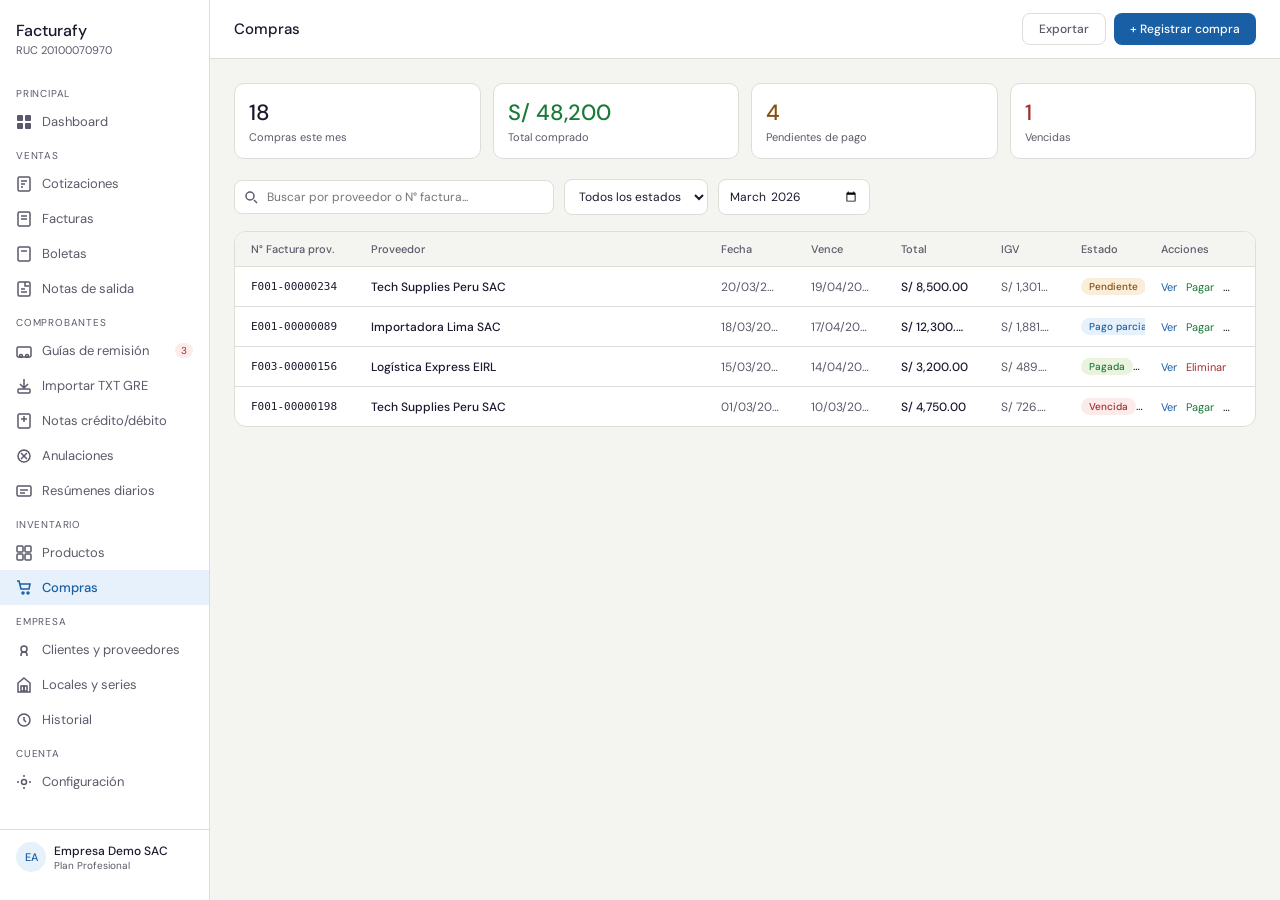
<file: compras.html>
<!DOCTYPE html>
<html lang="es">
<head>
<meta charset="UTF-8">
<meta name="viewport" content="width=device-width, initial-scale=1.0">
<title>Compras — Facturafy</title>
<link href="https://fonts.googleapis.com/css2?family=DM+Sans:wght@300;400;500&display=swap" rel="stylesheet">
<style>
* { box-sizing: border-box; margin: 0; padding: 0; }
:root {
  --azul: #185FA5; --azul-dark: #0C447C; --azul-light: #E6F1FB;
  --verde: #1a7a3a; --verde-light: #EAF3DE;
  --rojo: #A32D2D; --rojo-light: #FCEBEB;
  --amarillo: #854F0B; --amarillo-light: #FAEEDA;
  --gris-bg: #F4F4F1; --gris-borde: #E0DDD8;
  --gris-texto: #5a5a6a; --texto: #1a1a2e; --blanco: #ffffff;
  --sidebar-w: 210px;
}
body { font-family: 'DM Sans', sans-serif; background: var(--gris-bg); color: var(--texto); font-size: 13px; }
.layout { display: flex; min-height: 100vh; }
.sidebar { background: var(--blanco); border-right: 1px solid var(--gris-borde); display: flex; flex-direction: column; padding: 16px 0; width: var(--sidebar-w); min-width: var(--sidebar-w); height: 100vh; position: fixed; top: 0; left: 0; overflow-y: auto; }
.sidebar-brand { padding: 4px 16px 20px; }
.sidebar-brand .nombre { font-size: 16px; font-weight: 500; }
.sidebar-brand .ruc { font-size: 11px; color: var(--gris-texto); margin-top: 2px; }
.sidebar-section { font-size: 10px; color: var(--gris-texto); padding: 0 16px; margin: 10px 0 4px; letter-spacing: 0.08em; text-transform: uppercase; }
.sidebar-item { display: flex; align-items: center; gap: 10px; padding: 9px 16px; color: var(--gris-texto); cursor: pointer; text-decoration: none; transition: background 0.15s; font-size: 13px; }
.sidebar-item:hover { background: var(--gris-bg); color: var(--texto); }
.sidebar-item.active { background: var(--azul-light); color: var(--azul); font-weight: 500; }
.sidebar-item .badge { margin-left: auto; background: var(--rojo-light); color: var(--rojo); font-size: 10px; padding: 1px 6px; border-radius: 20px; }
.sidebar-bottom { margin-top: auto; padding: 12px 16px; border-top: 1px solid var(--gris-borde); }
.avatar { width: 30px; height: 30px; border-radius: 50%; background: var(--azul-light); color: var(--azul); font-size: 11px; font-weight: 500; display: flex; align-items: center; justify-content: center; flex-shrink: 0; }
.main { margin-left: var(--sidebar-w); flex: 1; display: flex; flex-direction: column; min-width: 0; }
.topbar { background: var(--blanco); border-bottom: 1px solid var(--gris-borde); padding: 13px 24px; display: flex; align-items: center; justify-content: space-between; position: sticky; top: 0; z-index: 10; }
.topbar-titulo { font-size: 15px; font-weight: 500; }
.content { padding: 24px; flex: 1; }
.btn { padding: 7px 16px; border-radius: 8px; font-size: 12px; font-weight: 500; cursor: pointer; border: none; font-family: 'DM Sans', sans-serif; text-decoration: none; display: inline-block; transition: all 0.15s; }
.btn-primary { background: var(--azul); color: white; }
.btn-primary:hover { background: var(--azul-dark); }
.btn-ghost { background: none; border: 1px solid var(--gris-borde); color: var(--gris-texto); }
.btn-ghost:hover { background: var(--gris-bg); }
.pill { display: inline-block; font-size: 10px; font-weight: 500; padding: 2px 8px; border-radius: 20px; }
.pill-pendiente { background: var(--amarillo-light); color: var(--amarillo); }
.pill-pagada { background: var(--verde-light); color: var(--verde); }
.pill-vencida { background: var(--rojo-light); color: var(--rojo); }
.pill-parcial { background: var(--azul-light); color: var(--azul); }
.stats-row { display: grid; grid-template-columns: repeat(4,1fr); gap: 12px; margin-bottom: 20px; }
.stat-card { background: var(--blanco); border: 1px solid var(--gris-borde); border-radius: 10px; padding: 14px; }
.stat-val { font-size: 22px; font-weight: 500; }
.stat-lbl { font-size: 11px; color: var(--gris-texto); margin-top: 3px; }
.filtros { display: flex; gap: 10px; margin-bottom: 16px; align-items: center; }
.search-wrap { position: relative; flex: 1; max-width: 320px; }
.search-wrap input { width: 100%; padding: 8px 10px 8px 32px; border: 1px solid var(--gris-borde); border-radius: 8px; font-size: 12px; font-family: 'DM Sans', sans-serif; color: var(--texto); background: var(--blanco); }
.search-wrap input:focus { outline: none; border-color: var(--azul); }
.search-icon { position: absolute; left: 10px; top: 50%; transform: translateY(-50%); color: var(--gris-texto); pointer-events: none; }
.tabla-wrap { background: var(--blanco); border: 1px solid var(--gris-borde); border-radius: 12px; overflow: hidden; }
table { width: 100%; border-collapse: collapse; table-layout: fixed; }
th { font-size: 11px; font-weight: 500; color: var(--gris-texto); text-align: left; padding: 10px 16px; border-bottom: 1px solid var(--gris-borde); background: var(--gris-bg); }
td { font-size: 12px; padding: 11px 16px; border-bottom: 1px solid var(--gris-borde); overflow: hidden; text-overflow: ellipsis; white-space: nowrap; }
tr:last-child td { border-bottom: none; }
tr:hover td { background: var(--gris-bg); }
.accion { font-size: 11px; color: var(--azul); background: none; border: none; cursor: pointer; font-family: 'DM Sans', sans-serif; padding: 0; margin-right: 6px; }
.accion:hover { text-decoration: underline; }
.accion.verde { color: var(--verde); }
.accion.danger { color: var(--rojo); margin-right: 0; }
.modal-overlay { display: none; position: fixed; inset: 0; z-index: 500; background: rgba(0,0,0,0.45); align-items: center; justify-content: center; padding: 24px; }
.modal-box { background: var(--blanco); border-radius: 14px; width: 100%; max-width: 640px; overflow: hidden; }
.modal-header { padding: 16px 20px; border-bottom: 1px solid var(--gris-borde); display: flex; justify-content: space-between; align-items: center; }
.modal-titulo { font-size: 14px; font-weight: 500; }
.modal-close { background: none; border: none; font-size: 20px; cursor: pointer; color: var(--gris-texto); }
.modal-body { padding: 20px; max-height: 72vh; overflow-y: auto; }
.modal-footer { padding: 14px 20px; border-top: 1px solid var(--gris-borde); display: flex; justify-content: flex-end; gap: 8px; }
.form-grid { display: grid; grid-template-columns: 1fr 1fr; gap: 14px; }
.field { display: flex; flex-direction: column; gap: 5px; }
.field.full { grid-column: 1 / -1; }
.field label { font-size: 11px; font-weight: 500; color: var(--gris-texto); }
.field input, .field select { padding: 8px 10px; border: 1px solid var(--gris-borde); border-radius: 8px; font-size: 13px; font-family: 'DM Sans', sans-serif; color: var(--texto); background: var(--blanco); width: 100%; }
.field input:focus, .field select:focus { outline: none; border-color: var(--azul); box-shadow: 0 0 0 3px rgba(24,95,165,0.1); }
.field .hint { font-size: 10px; color: var(--gris-texto); }
.sec-titulo { font-size: 11px; font-weight: 500; color: var(--gris-texto); text-transform: uppercase; letter-spacing: 0.06em; margin: 16px 0 12px; padding-bottom: 8px; border-bottom: 1px solid var(--gris-borde); grid-column: 1 / -1; }
.items-header { display: grid; grid-template-columns: 2fr 70px 90px 90px 36px; gap: 8px; padding: 0 0 8px; border-bottom: 1px solid var(--gris-borde); margin-bottom: 10px; }
.items-header span { font-size: 10px; font-weight: 500; color: var(--gris-texto); text-transform: uppercase; letter-spacing: 0.05em; }
.item-row { display: grid; grid-template-columns: 2fr 70px 90px 90px 36px; gap: 8px; align-items: center; margin-bottom: 8px; }
.item-row input { padding: 7px 8px; border: 1px solid var(--gris-borde); border-radius: 8px; font-size: 12px; font-family: 'DM Sans', sans-serif; color: var(--texto); background: var(--blanco); width: 100%; }
.item-row input.readonly { background: var(--gris-bg); color: var(--gris-texto); }
.del-btn { width: 28px; height: 28px; border-radius: 50%; border: 1px solid var(--gris-borde); background: none; color: var(--gris-texto); font-size: 16px; cursor: pointer; display: flex; align-items: center; justify-content: center; }
.del-btn:hover { background: var(--rojo-light); color: var(--rojo); border-color: transparent; }
.add-btn { display: flex; align-items: center; gap: 6px; font-size: 12px; color: var(--azul); background: none; border: none; cursor: pointer; padding: 6px 0; font-family: 'DM Sans', sans-serif; margin-top: 4px; }
.totales { display: flex; flex-direction: column; align-items: flex-end; gap: 6px; padding-top: 12px; border-top: 1px solid var(--gris-borde); margin-top: 8px; }
.total-row { display: flex; gap: 40px; font-size: 12px; }
.total-label { color: var(--gris-texto); min-width: 100px; text-align: right; }
.total-val { min-width: 90px; text-align: right; font-family: monospace; }
.total-row.grande .total-label { font-size: 14px; font-weight: 500; color: var(--texto); }
.total-row.grande .total-val { font-size: 18px; font-weight: 500; color: var(--verde); }
</style>
</head>
<body>
<div class="layout">

    <aside class="sidebar">
    <div class="sidebar-brand">
      <div class="nombre">Facturafy</div>
      <div class="ruc">RUC 20100070970</div>
    </div>

    <div class="sidebar-section">Principal</div>
    <a href="dashboard.html" class="sidebar-item">
      <svg width="16" height="16" viewBox="0 0 16 16" fill="currentColor"><rect x="1" y="1" width="6" height="6" rx="1"/><rect x="9" y="1" width="6" height="6" rx="1"/><rect x="1" y="9" width="6" height="6" rx="1"/><rect x="9" y="9" width="6" height="6" rx="1"/></svg>
      Dashboard
    </a>

    <div class="sidebar-section">Ventas</div>
    <a href="cotizaciones.html" class="sidebar-item">
      <svg width="16" height="16" viewBox="0 0 16 16" fill="none" stroke="currentColor" stroke-width="1.5"><rect x="2" y="1" width="12" height="14" rx="1.5"/><line x1="5" y1="5" x2="11" y2="5"/><line x1="5" y1="8" x2="9" y2="8"/><line x1="5" y1="11" x2="7" y2="11"/></svg>
      Cotizaciones
    </a>
    <a href="factura.html" class="sidebar-item">
      <svg width="16" height="16" viewBox="0 0 16 16" fill="none" stroke="currentColor" stroke-width="1.5"><rect x="2" y="1" width="12" height="14" rx="1.5"/><line x1="5" y1="5" x2="11" y2="5"/><line x1="5" y1="8" x2="11" y2="8"/></svg>
      Facturas
    </a>
    <a href="boleta.html" class="sidebar-item">
      <svg width="16" height="16" viewBox="0 0 16 16" fill="none" stroke="currentColor" stroke-width="1.5"><rect x="2" y="1" width="12" height="14" rx="1.5"/><line x1="5" y1="5" x2="11" y2="5"/></svg>
      Boletas
    </a>
    <a href="notas-salidas.html" class="sidebar-item">
      <svg width="16" height="16" viewBox="0 0 16 16" fill="none" stroke="currentColor" stroke-width="1.5"><rect x="2" y="1" width="12" height="14" rx="1.5"/><path d="M9 8H5M11 11H5"/><path d="M9 1v4h4"/></svg>
      Notas de salida
    </a>

    <div class="sidebar-section">Comprobantes</div>
    <a href="guia.html" class="sidebar-item">
      <svg width="16" height="16" viewBox="0 0 16 16" fill="none" stroke="currentColor" stroke-width="1.5"><rect x="1" y="4" width="14" height="10" rx="1.5"/><circle cx="5" cy="13" r="1.5"/><circle cx="11" cy="13" r="1.5"/></svg>
      Guías de remisión
      <span class="badge">3</span>
    </a>
    <a href="importar-gre.html" class="sidebar-item">
      <svg width="16" height="16" viewBox="0 0 16 16" fill="none" stroke="currentColor" stroke-width="1.5"><path d="M8 1v9M4 6l4 4 4-4"/><rect x="2" y="11" width="12" height="4" rx="1"/></svg>
      Importar TXT GRE
    </a>
    <a href="notas.html" class="sidebar-item">
      <svg width="16" height="16" viewBox="0 0 16 16" fill="none" stroke="currentColor" stroke-width="1.5"><rect x="2" y="1" width="12" height="14" rx="1.5"/><line x1="5" y1="6" x2="11" y2="6"/><line x1="8" y1="3" x2="8" y2="9"/></svg>
      Notas crédito/débito
    </a>
    <a href="anulaciones.html" class="sidebar-item">
      <svg width="16" height="16" viewBox="0 0 16 16" fill="none" stroke="currentColor" stroke-width="1.5"><circle cx="8" cy="8" r="6"/><line x1="5" y1="5" x2="11" y2="11"/><line x1="11" y1="5" x2="5" y2="11"/></svg>
      Anulaciones
    </a>
    <a href="resumenes.html" class="sidebar-item">
      <svg width="16" height="16" viewBox="0 0 16 16" fill="none" stroke="currentColor" stroke-width="1.5"><rect x="1" y="3" width="14" height="10" rx="1.5"/><line x1="4" y1="7" x2="12" y2="7"/><line x1="4" y1="10" x2="9" y2="10"/></svg>
      Resúmenes diarios
    </a>

    <div class="sidebar-section">Inventario</div>
    <a href="productos.html" class="sidebar-item">
      <svg width="16" height="16" viewBox="0 0 16 16" fill="none" stroke="currentColor" stroke-width="1.5"><rect x="1" y="1" width="6" height="6" rx="1"/><rect x="9" y="1" width="6" height="6" rx="1"/><rect x="1" y="9" width="6" height="6" rx="1"/><rect x="9" y="9" width="6" height="6" rx="1"/></svg>
      Productos
    </a>
    <a href="compras.html" class="sidebar-item">
      <svg width="16" height="16" viewBox="0 0 16 16" fill="none" stroke="currentColor" stroke-width="1.5"><path d="M1 1h2l2 8h8l1-5H4"/><circle cx="7" cy="13" r="1"/><circle cx="12" cy="13" r="1"/></svg>
      Compras
    </a>

    <div class="sidebar-section">Empresa</div>
    <a href="clientes.html" class="sidebar-item">
      <svg width="16" height="16" viewBox="0 0 16 16" fill="none" stroke="currentColor" stroke-width="1.5"><path d="M11 14v-1a3 3 0 00-6 0v1"/><circle cx="8" cy="7" r="3"/></svg>
      Clientes y proveedores
    </a>
    <a href="locales.html" class="sidebar-item">
      <svg width="16" height="16" viewBox="0 0 16 16" fill="none" stroke="currentColor" stroke-width="1.5"><path d="M8 1l6 5v9H2V6z"/><rect x="5" y="9" width="3" height="5"/><rect x="8" y="9" width="3" height="5"/></svg>
      Locales y series
    </a>
    <a href="historial.html" class="sidebar-item">
      <svg width="16" height="16" viewBox="0 0 16 16" fill="none" stroke="currentColor" stroke-width="1.5"><circle cx="8" cy="8" r="6"/><polyline points="8,5 8,8 10,10"/></svg>
      Historial
    </a>

    <div class="sidebar-section">Cuenta</div>
    <a href="config.html" class="sidebar-item">
      <svg width="16" height="16" viewBox="0 0 16 16" fill="none" stroke="currentColor" stroke-width="1.5"><circle cx="8" cy="8" r="2.5"/><path d="M8 1v2M8 13v2M1 8h2M13 8h2"/></svg>
      Configuración
    </a>

    <div class="sidebar-bottom">
      <div style="display:flex;align-items:center;gap:8px">
        <div class="avatar">EA</div>
        <div>
          <div style="font-size:12px;font-weight:500">Empresa Demo SAC</div>
          <div style="font-size:10px;color:var(--gris-texto)">Plan Profesional</div>
        </div>
      </div>
    </div>
  </aside>

  <div class="main">
    <div class="topbar">
      <div class="topbar-titulo">Compras</div>
      <div style="display:flex;gap:8px">
        <button class="btn btn-ghost" onclick="alert('Exportando compras...')">Exportar</button>
        <button class="btn btn-primary" onclick="abrirModal()">+ Registrar compra</button>
      </div>
    </div>

    <div class="content">

      <div class="stats-row">
        <div class="stat-card">
          <div class="stat-val">18</div>
          <div class="stat-lbl">Compras este mes</div>
        </div>
        <div class="stat-card">
          <div class="stat-val" style="color:var(--verde)">S/ 48,200</div>
          <div class="stat-lbl">Total comprado</div>
        </div>
        <div class="stat-card">
          <div class="stat-val" style="color:var(--amarillo)">4</div>
          <div class="stat-lbl">Pendientes de pago</div>
        </div>
        <div class="stat-card">
          <div class="stat-val" style="color:var(--rojo)">1</div>
          <div class="stat-lbl">Vencidas</div>
        </div>
      </div>

      <div class="filtros">
        <div class="search-wrap">
          <svg class="search-icon" width="14" height="14" viewBox="0 0 14 14" fill="none" stroke="currentColor" stroke-width="1.5"><circle cx="6" cy="6" r="4"/><line x1="10" y1="10" x2="13" y2="13"/></svg>
          <input type="text" placeholder="Buscar por proveedor o N° factura..." oninput="buscar(this.value)"/>
        </div>
        <select style="padding:8px 10px;border:1px solid var(--gris-borde);border-radius:8px;font-size:12px;font-family:'DM Sans',sans-serif;color:var(--texto);background:var(--blanco)">
          <option>Todos los estados</option>
          <option>Pendiente</option>
          <option>Pagada</option>
          <option>Parcial</option>
          <option>Vencida</option>
        </select>
        <input type="month" value="2026-03" style="padding:8px 10px;border:1px solid var(--gris-borde);border-radius:8px;font-size:12px;font-family:'DM Sans',sans-serif;color:var(--texto);background:var(--blanco)"/>
      </div>

      <div class="tabla-wrap">
        <table>
          <thead>
            <tr>
              <th style="width:120px">N° Factura prov.</th>
              <th>Proveedor</th>
              <th style="width:90px">Fecha</th>
              <th style="width:90px">Vence</th>
              <th style="width:100px">Total</th>
              <th style="width:80px">IGV</th>
              <th style="width:80px">Estado</th>
              <th style="width:110px">Acciones</th>
            </tr>
          </thead>
          <tbody id="tabla-body">
            <tr>
              <td style="font-family:monospace;font-size:11px">F001-00000234</td>
              <td style="font-weight:500">Tech Supplies Peru SAC</td>
              <td style="color:var(--gris-texto)">20/03/2026</td>
              <td style="color:var(--gris-texto)">19/04/2026</td>
              <td style="font-weight:500">S/ 8,500.00</td>
              <td style="color:var(--gris-texto)">S/ 1,301.69</td>
              <td><span class="pill pill-pendiente">Pendiente</span></td>
              <td>
                <button class="accion" onclick="verDetalle()">Ver</button>
                <button class="accion verde" onclick="marcarPagada(this)">Pagar</button>
                <button class="accion danger" onclick="eliminar(this)">Eliminar</button>
              </td>
            </tr>
            <tr>
              <td style="font-family:monospace;font-size:11px">E001-00000089</td>
              <td style="font-weight:500">Importadora Lima SAC</td>
              <td style="color:var(--gris-texto)">18/03/2026</td>
              <td style="color:var(--gris-texto)">17/04/2026</td>
              <td style="font-weight:500">S/ 12,300.00</td>
              <td style="color:var(--gris-texto)">S/ 1,881.36</td>
              <td><span class="pill pill-parcial">Pago parcial</span></td>
              <td>
                <button class="accion" onclick="verDetalle()">Ver</button>
                <button class="accion verde" onclick="marcarPagada(this)">Pagar</button>
                <button class="accion danger" onclick="eliminar(this)">Eliminar</button>
              </td>
            </tr>
            <tr>
              <td style="font-family:monospace;font-size:11px">F003-00000156</td>
              <td style="font-weight:500">Logística Express EIRL</td>
              <td style="color:var(--gris-texto)">15/03/2026</td>
              <td style="color:var(--gris-texto)">14/04/2026</td>
              <td style="font-weight:500">S/ 3,200.00</td>
              <td style="color:var(--gris-texto)">S/ 489.83</td>
              <td><span class="pill pill-pagada">Pagada</span></td>
              <td>
                <button class="accion" onclick="verDetalle()">Ver</button>
                <button class="accion danger" onclick="eliminar(this)">Eliminar</button>
              </td>
            </tr>
            <tr>
              <td style="font-family:monospace;font-size:11px">F001-00000198</td>
              <td style="font-weight:500">Tech Supplies Peru SAC</td>
              <td style="color:var(--gris-texto)">01/03/2026</td>
              <td style="color:var(--gris-texto)">10/03/2026</td>
              <td style="font-weight:500">S/ 4,750.00</td>
              <td style="color:var(--gris-texto)">S/ 726.27</td>
              <td><span class="pill pill-vencida">Vencida</span></td>
              <td>
                <button class="accion" onclick="verDetalle()">Ver</button>
                <button class="accion verde" onclick="marcarPagada(this)">Pagar</button>
                <button class="accion danger" onclick="eliminar(this)">Eliminar</button>
              </td>
            </tr>
          </tbody>
        </table>
      </div>

    </div>
  </div>
</div>

<!-- MODAL REGISTRAR COMPRA -->
<div class="modal-overlay" id="modal" onclick="if(event.target===this)cerrarModal()">
  <div class="modal-box">
    <div class="modal-header">
      <div class="modal-titulo">Registrar compra</div>
      <button class="modal-close" onclick="cerrarModal()">×</button>
    </div>
    <div class="modal-body">
      <div class="form-grid">
        <div class="sec-titulo">Datos del proveedor</div>
        <div class="field">
          <label>RUC del proveedor</label>
          <input type="text" placeholder="Ej: 20456789012" oninput="buscarProv(this.value)"/>
        </div>
        <div class="field">
          <label>Razón social</label>
          <input type="text" id="f-proveedor" placeholder="Se autocompleta"/>
        </div>

        <div class="sec-titulo">Datos de la factura</div>
        <div class="field">
          <label>N° Factura del proveedor</label>
          <input type="text" placeholder="Ej: F001-00000234"/>
          <span class="hint">Número que aparece en la factura física</span>
        </div>
        <div class="field">
          <label>Tipo de comprobante</label>
          <select>
            <option>Factura</option>
            <option>Boleta</option>
            <option>Recibo por honorarios</option>
            <option>Ticket</option>
          </select>
        </div>
        <div class="field">
          <label>Fecha de emisión</label>
          <input type="date" value="2026-03-20"/>
        </div>
        <div class="field">
          <label>Fecha de vencimiento</label>
          <input type="date" value="2026-04-19"/>
        </div>
        <div class="field">
          <label>Moneda</label>
          <select><option>PEN — Soles</option><option>USD — Dólares</option></select>
        </div>
        <div class="field">
          <label>Condición de pago</label>
          <select>
            <option>Contado</option>
            <option>Crédito 15 días</option>
            <option>Crédito 30 días</option>
            <option>Crédito 60 días</option>
          </select>
        </div>

        <div class="sec-titulo">Productos comprados</div>
      </div>

      <div class="items-header">
        <span>Descripción</span>
        <span>Cantidad</span>
        <span>Precio unit.</span>
        <span>Subtotal</span>
        <span></span>
      </div>
      <div id="items">
        <div class="item-row">
          <input type="text" placeholder="Producto o servicio comprado"/>
          <input type="number" value="1" min="1" oninput="calcular()"/>
          <input type="number" value="0.00" step="0.01" oninput="calcular()"/>
          <input class="readonly" readonly value="S/ 0.00"/>
          <button class="del-btn" onclick="eliminarItem(this)">×</button>
        </div>
      </div>
      <button class="add-btn" onclick="agregarItem()">
        <svg width="14" height="14" viewBox="0 0 14 14" fill="none" stroke="currentColor" stroke-width="2"><line x1="7" y1="1" x2="7" y2="13"/><line x1="1" y1="7" x2="13" y2="7"/></svg>
        Agregar ítem
      </button>
      <div class="totales">
        <div class="total-row">
          <span class="total-label">Base imponible</span>
          <span class="total-val" id="t-base">S/ 0.00</span>
        </div>
        <div class="total-row">
          <span class="total-label">IGV 18%</span>
          <span class="total-val" id="t-igv">S/ 0.00</span>
        </div>
        <div class="total-row grande">
          <span class="total-label">Total compra</span>
          <span class="total-val" id="t-total">S/ 0.00</span>
        </div>
      </div>

      <div class="form-grid" style="margin-top:16px">
        <div class="field full">
          <label>Observaciones</label>
          <input type="text" placeholder="Notas adicionales sobre esta compra (opcional)"/>
        </div>
      </div>
    </div>
    <div class="modal-footer">
      <button class="btn btn-ghost" onclick="cerrarModal()">Cancelar</button>
      <button class="btn btn-primary" onclick="guardar()">Registrar compra</button>
    </div>
  </div>
</div>

<script>
function abrirModal() {
  document.getElementById('modal').style.display = 'flex';
  document.body.style.overflow = 'hidden';
}
function cerrarModal() {
  document.getElementById('modal').style.display = 'none';
  document.body.style.overflow = '';
}
function buscarProv(val) {
  if (val.length === 11) {
    document.getElementById('f-proveedor').value = 'Cargando...';
    setTimeout(function() {
      document.getElementById('f-proveedor').value = 'PROVEEDOR DEMO SAC';
    }, 600);
  }
}
function fmt(n) {
  return 'S/ ' + n.toLocaleString('es-PE', {minimumFractionDigits:2, maximumFractionDigits:2});
}
function calcular() {
  var rows = document.querySelectorAll('.item-row');
  var totalBase = 0;
  rows.forEach(function(row) {
    var inputs = row.querySelectorAll('input');
    var qty    = parseFloat(inputs[1].value) || 0;
    var precio = parseFloat(inputs[2].value) || 0;
    var total  = qty * precio;
    var base   = total / 1.18;
    totalBase += base;
    inputs[3].value = fmt(total);
  });
  var igv   = totalBase * 0.18;
  var total = totalBase + igv;
  document.getElementById('t-base').textContent  = fmt(totalBase);
  document.getElementById('t-igv').textContent   = fmt(igv);
  document.getElementById('t-total').textContent = fmt(total);
}
function agregarItem() {
  var div = document.createElement('div');
  div.className = 'item-row';
  div.innerHTML =
    '<input type="text" placeholder="Producto o servicio comprado"/>' +
    '<input type="number" value="1" min="1" oninput="calcular()"/>' +
    '<input type="number" value="0.00" step="0.01" oninput="calcular()"/>' +
    '<input class="readonly" readonly value="S/ 0.00"/>' +
    '<button class="del-btn" onclick="eliminarItem(this)">×</button>';
  document.getElementById('items').appendChild(div);
}
function eliminarItem(btn) {
  var rows = document.querySelectorAll('.item-row');
  if (rows.length <= 1) { alert('Debe haber al menos un ítem.'); return; }
  btn.closest('.item-row').remove();
  calcular();
}
function guardar() {
  alert('Compra registrada exitosamente.');
  cerrarModal();
}
function marcarPagada(btn) {
  if (confirm('¿Marcar esta compra como pagada?')) {
    var pill = btn.closest('tr').querySelector('.pill');
    pill.className = 'pill pill-pagada';
    pill.textContent = 'Pagada';
    btn.remove();
  }
}
function eliminar(btn) {
  if (confirm('¿Eliminar este registro de compra?')) btn.closest('tr').remove();
}
function verDetalle() {
  alert('En la versión real muestra el detalle completo de la compra con todos los ítems.');
}
function buscar(val) {
  val = val.toLowerCase();
  document.querySelectorAll('#tabla-body tr').forEach(function(row) {
    row.style.display = row.textContent.toLowerCase().includes(val) ? '' : 'none';
  });
}
document.addEventListener('keydown', function(e) {
  if (e.key === 'Escape') cerrarModal();
});
</script>
  <script>
    (function() {
      var page = location.pathname.split('/').pop() || 'dashboard.html';
      document.querySelectorAll('.sidebar-item').forEach(function(a) {
        if (a.getAttribute('href') === page) a.classList.add('active');
      });
    })();
  </script>
</body>
</html>
</file>
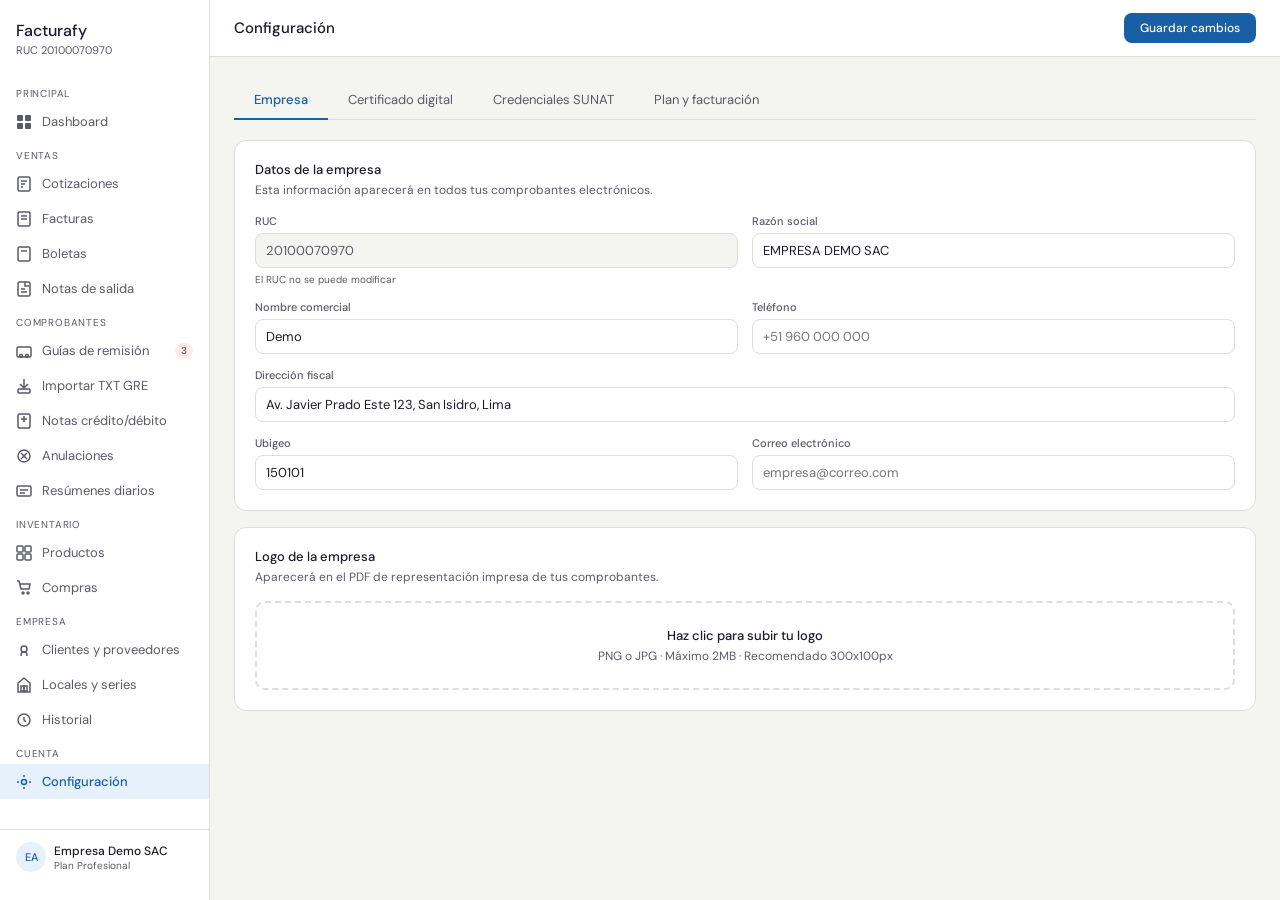
<file: config.html>
<!DOCTYPE html>
<html lang="es">
<head>
<meta charset="UTF-8">
<meta name="viewport" content="width=device-width, initial-scale=1.0">
<title>Configuración — Facturafy</title>
<link href="https://fonts.googleapis.com/css2?family=DM+Sans:wght@300;400;500&display=swap" rel="stylesheet">
<style>
* { box-sizing: border-box; margin: 0; padding: 0; }
:root {
  --azul: #185FA5; --azul-dark: #0C447C; --azul-light: #E6F1FB;
  --verde: #1a7a3a; --verde-light: #EAF3DE;
  --rojo: #A32D2D; --rojo-light: #FCEBEB;
  --amarillo: #854F0B; --amarillo-light: #FAEEDA;
  --gris-bg: #F4F4F1; --gris-borde: #E0DDD8;
  --gris-texto: #5a5a6a; --texto: #1a1a2e; --blanco: #ffffff;
  --sidebar-w: 210px;
}
body { font-family: 'DM Sans', sans-serif; background: var(--gris-bg); color: var(--texto); font-size: 13px; }
.layout { display: flex; min-height: 100vh; }
.sidebar { background: var(--blanco); border-right: 1px solid var(--gris-borde); display: flex; flex-direction: column; padding: 16px 0; width: var(--sidebar-w); min-width: var(--sidebar-w); height: 100vh; position: fixed; top: 0; left: 0; overflow-y: auto; }
.sidebar-brand { padding: 4px 16px 20px; }
.sidebar-brand .nombre { font-size: 16px; font-weight: 500; }
.sidebar-brand .ruc { font-size: 11px; color: var(--gris-texto); margin-top: 2px; }
.sidebar-section { font-size: 10px; color: var(--gris-texto); padding: 0 16px; margin: 10px 0 4px; letter-spacing: 0.08em; text-transform: uppercase; }
.sidebar-item { display: flex; align-items: center; gap: 10px; padding: 9px 16px; color: var(--gris-texto); cursor: pointer; text-decoration: none; transition: background 0.15s; font-size: 13px; }
.sidebar-item:hover { background: var(--gris-bg); color: var(--texto); }
.sidebar-item.active { background: var(--azul-light); color: var(--azul); font-weight: 500; }
.sidebar-item .badge { margin-left: auto; background: var(--rojo-light); color: var(--rojo); font-size: 10px; padding: 1px 6px; border-radius: 20px; }
.sidebar-bottom { margin-top: auto; padding: 12px 16px; border-top: 1px solid var(--gris-borde); }
.avatar { width: 30px; height: 30px; border-radius: 50%; background: var(--azul-light); color: var(--azul); font-size: 11px; font-weight: 500; display: flex; align-items: center; justify-content: center; flex-shrink: 0; }
.main { margin-left: var(--sidebar-w); flex: 1; display: flex; flex-direction: column; min-width: 0; }
.topbar { background: var(--blanco); border-bottom: 1px solid var(--gris-borde); padding: 13px 24px; display: flex; align-items: center; justify-content: space-between; position: sticky; top: 0; z-index: 10; }
.topbar-titulo { font-size: 15px; font-weight: 500; }
.content { padding: 24px; flex: 1; }
.btn { padding: 7px 16px; border-radius: 8px; font-size: 12px; font-weight: 500; cursor: pointer; border: none; font-family: 'DM Sans', sans-serif; text-decoration: none; display: inline-block; transition: background 0.15s; }
.btn-primary { background: var(--azul); color: white; }
.btn-primary:hover { background: var(--azul-dark); }
.btn-ghost { background: none; border: 1px solid var(--gris-borde); color: var(--gris-texto); }
.btn-ghost:hover { background: var(--gris-bg); }
.btn-danger { background: var(--rojo-light); color: var(--rojo); border: 1px solid rgba(163,45,45,0.2); }
.btn-danger:hover { background: var(--rojo); color: white; }
.card { background: var(--blanco); border: 1px solid var(--gris-borde); border-radius: 12px; padding: 20px; margin-bottom: 16px; }
.card-titulo { font-size: 13px; font-weight: 500; margin-bottom: 4px; }
.card-desc { font-size: 12px; color: var(--gris-texto); margin-bottom: 16px; }
.form-grid { display: grid; grid-template-columns: 1fr 1fr; gap: 14px; }
.field { display: flex; flex-direction: column; gap: 5px; }
.field.full { grid-column: 1 / -1; }
.field label { font-size: 11px; font-weight: 500; color: var(--gris-texto); }
.field input, .field select { padding: 8px 10px; border: 1px solid var(--gris-borde); border-radius: 8px; font-size: 13px; font-family: 'DM Sans', sans-serif; color: var(--texto); background: var(--blanco); width: 100%; }
.field input:focus, .field select:focus { outline: none; border-color: var(--azul); box-shadow: 0 0 0 3px rgba(24,95,165,0.1); }
.field .hint { font-size: 10px; color: var(--gris-texto); }
.cert-estado { display: flex; align-items: center; gap: 12px; padding: 14px; background: var(--verde-light); border: 1px solid rgba(26,122,58,0.2); border-radius: 10px; margin-bottom: 14px; }
.cert-estado.vencido { background: var(--rojo-light); border-color: rgba(163,45,45,0.2); }
.cert-icono { width: 36px; height: 36px; border-radius: 50%; background: var(--verde); display: flex; align-items: center; justify-content: center; flex-shrink: 0; }
.cert-icono.vencido { background: var(--rojo); }
.cert-info { flex: 1; }
.cert-nombre { font-size: 13px; font-weight: 500; }
.cert-detalle { font-size: 11px; color: var(--gris-texto); margin-top: 2px; }
.upload-area { border: 2px dashed var(--gris-borde); border-radius: 10px; padding: 24px; text-align: center; cursor: pointer; transition: all 0.15s; }
.upload-area:hover { border-color: var(--azul); background: var(--azul-light); }
.upload-titulo { font-size: 13px; font-weight: 500; margin-bottom: 4px; }
.upload-desc { font-size: 12px; color: var(--gris-texto); }
.sunat-estado { display: flex; align-items: center; justify-content: space-between; padding: 12px 14px; border: 1px solid var(--gris-borde); border-radius: 10px; margin-bottom: 10px; }
.sunat-label { font-size: 12px; color: var(--gris-texto); }
.sunat-val { font-size: 12px; font-weight: 500; }
.pill { display: inline-block; font-size: 10px; font-weight: 500; padding: 2px 8px; border-radius: 20px; }
.pill-ok { background: var(--verde-light); color: var(--verde); }
.pill-err { background: var(--rojo-light); color: var(--rojo); }
.pill-gris { background: var(--gris-bg); color: var(--gris-texto); border: 1px solid var(--gris-borde); }
.plan-card { border: 1px solid var(--gris-borde); border-radius: 10px; padding: 16px; display: flex; align-items: center; justify-content: space-between; margin-bottom: 10px; }
.plan-card.actual { border-color: var(--azul); background: var(--azul-light); }
.plan-nombre { font-size: 13px; font-weight: 500; }
.plan-precio { font-size: 12px; color: var(--gris-texto); margin-top: 2px; }
.plan-card.actual .plan-precio { color: var(--azul); }
.alerta { display: flex; align-items: flex-start; gap: 10px; padding: 12px 14px; border-radius: 8px; margin-bottom: 14px; font-size: 12px; }
.alerta.info { background: var(--azul-light); color: var(--azul); border: 1px solid rgba(24,95,165,0.2); }
.alerta.warn { background: var(--amarillo-light); color: var(--amarillo); border: 1px solid rgba(133,79,11,0.2); }
.dos-col { display: grid; grid-template-columns: 1fr 1fr; gap: 16px; }
.config-tabs { display: flex; gap: 0; border-bottom: 1px solid var(--gris-borde); margin-bottom: 20px; }
.config-tab { padding: 10px 20px; font-size: 13px; color: var(--gris-texto); cursor: pointer; border-bottom: 2px solid transparent; margin-bottom: -1px; transition: all 0.15s; }
.config-tab.active { color: var(--azul); border-bottom-color: var(--azul); font-weight: 500; }
.config-tab:hover:not(.active) { color: var(--texto); }
.seccion { display: none; }
.seccion.active { display: block; }
</style>
</head>
<body>
<div class="layout">

    <aside class="sidebar">
    <div class="sidebar-brand">
      <div class="nombre">Facturafy</div>
      <div class="ruc">RUC 20100070970</div>
    </div>

    <div class="sidebar-section">Principal</div>
    <a href="dashboard.html" class="sidebar-item">
      <svg width="16" height="16" viewBox="0 0 16 16" fill="currentColor"><rect x="1" y="1" width="6" height="6" rx="1"/><rect x="9" y="1" width="6" height="6" rx="1"/><rect x="1" y="9" width="6" height="6" rx="1"/><rect x="9" y="9" width="6" height="6" rx="1"/></svg>
      Dashboard
    </a>

    <div class="sidebar-section">Ventas</div>
    <a href="cotizaciones.html" class="sidebar-item">
      <svg width="16" height="16" viewBox="0 0 16 16" fill="none" stroke="currentColor" stroke-width="1.5"><rect x="2" y="1" width="12" height="14" rx="1.5"/><line x1="5" y1="5" x2="11" y2="5"/><line x1="5" y1="8" x2="9" y2="8"/><line x1="5" y1="11" x2="7" y2="11"/></svg>
      Cotizaciones
    </a>
    <a href="factura.html" class="sidebar-item">
      <svg width="16" height="16" viewBox="0 0 16 16" fill="none" stroke="currentColor" stroke-width="1.5"><rect x="2" y="1" width="12" height="14" rx="1.5"/><line x1="5" y1="5" x2="11" y2="5"/><line x1="5" y1="8" x2="11" y2="8"/></svg>
      Facturas
    </a>
    <a href="boleta.html" class="sidebar-item">
      <svg width="16" height="16" viewBox="0 0 16 16" fill="none" stroke="currentColor" stroke-width="1.5"><rect x="2" y="1" width="12" height="14" rx="1.5"/><line x1="5" y1="5" x2="11" y2="5"/></svg>
      Boletas
    </a>
    <a href="notas-salidas.html" class="sidebar-item">
      <svg width="16" height="16" viewBox="0 0 16 16" fill="none" stroke="currentColor" stroke-width="1.5"><rect x="2" y="1" width="12" height="14" rx="1.5"/><path d="M9 8H5M11 11H5"/><path d="M9 1v4h4"/></svg>
      Notas de salida
    </a>

    <div class="sidebar-section">Comprobantes</div>
    <a href="guia.html" class="sidebar-item">
      <svg width="16" height="16" viewBox="0 0 16 16" fill="none" stroke="currentColor" stroke-width="1.5"><rect x="1" y="4" width="14" height="10" rx="1.5"/><circle cx="5" cy="13" r="1.5"/><circle cx="11" cy="13" r="1.5"/></svg>
      Guías de remisión
      <span class="badge">3</span>
    </a>
    <a href="importar-gre.html" class="sidebar-item">
      <svg width="16" height="16" viewBox="0 0 16 16" fill="none" stroke="currentColor" stroke-width="1.5"><path d="M8 1v9M4 6l4 4 4-4"/><rect x="2" y="11" width="12" height="4" rx="1"/></svg>
      Importar TXT GRE
    </a>
    <a href="notas.html" class="sidebar-item">
      <svg width="16" height="16" viewBox="0 0 16 16" fill="none" stroke="currentColor" stroke-width="1.5"><rect x="2" y="1" width="12" height="14" rx="1.5"/><line x1="5" y1="6" x2="11" y2="6"/><line x1="8" y1="3" x2="8" y2="9"/></svg>
      Notas crédito/débito
    </a>
    <a href="anulaciones.html" class="sidebar-item">
      <svg width="16" height="16" viewBox="0 0 16 16" fill="none" stroke="currentColor" stroke-width="1.5"><circle cx="8" cy="8" r="6"/><line x1="5" y1="5" x2="11" y2="11"/><line x1="11" y1="5" x2="5" y2="11"/></svg>
      Anulaciones
    </a>
    <a href="resumenes.html" class="sidebar-item">
      <svg width="16" height="16" viewBox="0 0 16 16" fill="none" stroke="currentColor" stroke-width="1.5"><rect x="1" y="3" width="14" height="10" rx="1.5"/><line x1="4" y1="7" x2="12" y2="7"/><line x1="4" y1="10" x2="9" y2="10"/></svg>
      Resúmenes diarios
    </a>

    <div class="sidebar-section">Inventario</div>
    <a href="productos.html" class="sidebar-item">
      <svg width="16" height="16" viewBox="0 0 16 16" fill="none" stroke="currentColor" stroke-width="1.5"><rect x="1" y="1" width="6" height="6" rx="1"/><rect x="9" y="1" width="6" height="6" rx="1"/><rect x="1" y="9" width="6" height="6" rx="1"/><rect x="9" y="9" width="6" height="6" rx="1"/></svg>
      Productos
    </a>
    <a href="compras.html" class="sidebar-item">
      <svg width="16" height="16" viewBox="0 0 16 16" fill="none" stroke="currentColor" stroke-width="1.5"><path d="M1 1h2l2 8h8l1-5H4"/><circle cx="7" cy="13" r="1"/><circle cx="12" cy="13" r="1"/></svg>
      Compras
    </a>

    <div class="sidebar-section">Empresa</div>
    <a href="clientes.html" class="sidebar-item">
      <svg width="16" height="16" viewBox="0 0 16 16" fill="none" stroke="currentColor" stroke-width="1.5"><path d="M11 14v-1a3 3 0 00-6 0v1"/><circle cx="8" cy="7" r="3"/></svg>
      Clientes y proveedores
    </a>
    <a href="locales.html" class="sidebar-item">
      <svg width="16" height="16" viewBox="0 0 16 16" fill="none" stroke="currentColor" stroke-width="1.5"><path d="M8 1l6 5v9H2V6z"/><rect x="5" y="9" width="3" height="5"/><rect x="8" y="9" width="3" height="5"/></svg>
      Locales y series
    </a>
    <a href="historial.html" class="sidebar-item">
      <svg width="16" height="16" viewBox="0 0 16 16" fill="none" stroke="currentColor" stroke-width="1.5"><circle cx="8" cy="8" r="6"/><polyline points="8,5 8,8 10,10"/></svg>
      Historial
    </a>

    <div class="sidebar-section">Cuenta</div>
    <a href="config.html" class="sidebar-item">
      <svg width="16" height="16" viewBox="0 0 16 16" fill="none" stroke="currentColor" stroke-width="1.5"><circle cx="8" cy="8" r="2.5"/><path d="M8 1v2M8 13v2M1 8h2M13 8h2"/></svg>
      Configuración
    </a>

    <div class="sidebar-bottom">
      <div style="display:flex;align-items:center;gap:8px">
        <div class="avatar">EA</div>
        <div>
          <div style="font-size:12px;font-weight:500">Empresa Demo SAC</div>
          <div style="font-size:10px;color:var(--gris-texto)">Plan Profesional</div>
        </div>
      </div>
    </div>
  </aside>

  <div class="main">
    <div class="topbar">
      <div class="topbar-titulo">Configuración</div>
      <button class="btn btn-primary" onclick="guardar()">Guardar cambios</button>
    </div>

    <div class="content">

      <div class="config-tabs">
        <div class="config-tab active" onclick="cambiarTab('empresa', this)">Empresa</div>
        <div class="config-tab" onclick="cambiarTab('certificado', this)">Certificado digital</div>
        <div class="config-tab" onclick="cambiarTab('sunat', this)">Credenciales SUNAT</div>
        <div class="config-tab" onclick="cambiarTab('plan', this)">Plan y facturación</div>
      </div>

      <!-- EMPRESA -->
      <div class="seccion active" id="sec-empresa">
        <div class="card">
          <div class="card-titulo">Datos de la empresa</div>
          <div class="card-desc">Esta información aparecerá en todos tus comprobantes electrónicos.</div>
          <div class="form-grid">
            <div class="field">
              <label>RUC</label>
              <input type="text" value="20100070970" readonly style="background:var(--gris-bg);color:var(--gris-texto)"/>
              <span class="hint">El RUC no se puede modificar</span>
            </div>
            <div class="field">
              <label>Razón social</label>
              <input type="text" value="EMPRESA DEMO SAC"/>
            </div>
            <div class="field">
              <label>Nombre comercial</label>
              <input type="text" value="Demo" placeholder="Opcional"/>
            </div>
            <div class="field">
              <label>Teléfono</label>
              <input type="text" placeholder="+51 960 000 000"/>
            </div>
            <div class="field full">
              <label>Dirección fiscal</label>
              <input type="text" value="Av. Javier Prado Este 123, San Isidro, Lima"/>
            </div>
            <div class="field">
              <label>Ubigeo</label>
              <input type="text" value="150101" maxlength="6"/>
            </div>
            <div class="field">
              <label>Correo electrónico</label>
              <input type="email" placeholder="empresa@correo.com"/>
            </div>
          </div>
        </div>
        <div class="card">
          <div class="card-titulo">Logo de la empresa</div>
          <div class="card-desc">Aparecerá en el PDF de representación impresa de tus comprobantes.</div>
          <div class="upload-area" onclick="document.getElementById('logo-input').click()">
            <div class="upload-titulo">Haz clic para subir tu logo</div>
            <div class="upload-desc">PNG o JPG · Máximo 2MB · Recomendado 300x100px</div>
            <input type="file" id="logo-input" accept="image/*" style="display:none"/>
          </div>
        </div>
      </div>

      <!-- CERTIFICADO -->
      <div class="seccion" id="sec-certificado">
        <div class="card">
          <div class="card-titulo">Certificado digital</div>
          <div class="card-desc">SUNAT exige firmar cada comprobante con tu certificado X.509. Debe estar vigente y emitido a nombre de tu RUC.</div>

          <div class="cert-estado">
            <div class="cert-icono">
              <svg width="18" height="18" viewBox="0 0 18 18" fill="none" stroke="white" stroke-width="2"><path d="M9 1l2 6h6l-5 3.5 2 6L9 13l-5 3.5 2-6L1 7h6z"/></svg>
            </div>
            <div class="cert-info">
              <div class="cert-nombre">Certificado vigente</div>
              <div class="cert-detalle">RUC: 20100070970 · Vence: 20/03/2027 · Emitido por: RENIEC</div>
            </div>
            <span class="pill pill-ok">Vigente</span>
          </div>

          <div class="alerta info">
            <svg width="14" height="14" viewBox="0 0 14 14" fill="none" stroke="currentColor" stroke-width="1.5" style="flex-shrink:0;margin-top:1px"><circle cx="7" cy="7" r="6"/><line x1="7" y1="5" x2="7" y2="7"/><circle cx="7" cy="10" r="0.5" fill="currentColor"/></svg>
            Para producción necesitas un certificado emitido por una CA autorizada por SUNAT: RENIEC, Andes CA, DigiCert Perú o eCertificados.
          </div>

          <div class="form-grid">
            <div class="field">
              <label>Archivo del certificado (.pfx o .p12)</label>
              <input type="file" accept=".pfx,.p12"/>
              <span class="hint">El certificado debe estar emitido a nombre de tu RUC</span>
            </div>
            <div class="field">
              <label>Contraseña del certificado</label>
              <input type="password" placeholder="Contraseña del keystore"/>
              <span class="hint">Se guarda encriptada en el servidor</span>
            </div>
          </div>
          <div style="margin-top:14px;display:flex;gap:8px">
            <button class="btn btn-primary" onclick="probarCert()">Probar certificado</button>
            <button class="btn btn-ghost">Ver detalles</button>
          </div>
        </div>
      </div>

      <!-- SUNAT -->
      <div class="seccion" id="sec-sunat">
        <div class="card">
          <div class="card-titulo">Estado de conexión SUNAT</div>
          <div class="card-desc">Verifica que tus credenciales estén activas antes de emitir comprobantes.</div>

          <div class="sunat-estado">
            <span class="sunat-label">Conexión API SUNAT</span>
            <span class="pill pill-ok">Online</span>
          </div>
          <div class="sunat-estado">
            <span class="sunat-label">Ambiente</span>
            <span class="sunat-val">Producción</span>
          </div>
          <div class="sunat-estado">
            <span class="sunat-label">Último envío exitoso</span>
            <span class="sunat-val">Hoy 15:29</span>
          </div>
          <div class="sunat-estado">
            <span class="sunat-label">Token OAuth</span>
            <span class="pill pill-ok">Vigente</span>
          </div>
        </div>

        <div class="card">
          <div class="card-titulo">Credenciales OAuth SUNAT</div>
          <div class="card-desc">Obtén estas credenciales en el portal SOL de SUNAT → Empresas → API.</div>

          <div class="alerta warn">
            <svg width="14" height="14" viewBox="0 0 14 14" fill="none" stroke="currentColor" stroke-width="1.5" style="flex-shrink:0;margin-top:1px"><path d="M7 1L13 12H1z"/><line x1="7" y1="6" x2="7" y2="9"/><circle cx="7" cy="11" r="0.5" fill="currentColor"/></svg>
            Nunca compartas estas credenciales. Tienen acceso a tu cuenta SUNAT.
          </div>

          <div class="form-grid">
            <div class="field">
              <label>Client ID</label>
              <input type="text" placeholder="Tu Client ID de SUNAT API"/>
            </div>
            <div class="field">
              <label>Client Secret</label>
              <input type="password" placeholder="Tu Client Secret"/>
            </div>
            <div class="field">
              <label>Usuario SOL</label>
              <input type="text" placeholder="Usuario secundario SOL"/>
            </div>
            <div class="field">
              <label>Clave SOL</label>
              <input type="password" placeholder="Clave SOL"/>
            </div>
            <div class="field">
              <label>Ambiente</label>
              <select>
                <option value="beta">Beta / Homologación (pruebas)</option>
                <option value="produccion" selected>Producción (real)</option>
              </select>
            </div>
          </div>
          <div style="margin-top:14px;display:flex;gap:8px">
            <button class="btn btn-primary" onclick="probarSUNAT()">Probar conexión</button>
            <button class="btn btn-ghost">Ver documentación</button>
          </div>
        </div>
      </div>

      <!-- PLAN -->
      <div class="seccion" id="sec-plan">
        <div class="card">
          <div class="card-titulo">Tu plan actual</div>
          <div class="card-desc">Facturafy · Plan Profesional</div>

          <div class="plan-card actual">
            <div>
              <div class="plan-nombre">Plan Profesional</div>
              <div class="plan-precio">S/ 149/mes · Comprobantes ilimitados · 1 RUC</div>
            </div>
            <span class="pill pill-ok">Activo</span>
          </div>
          <div class="plan-card">
            <div>
              <div class="plan-nombre">Plan Básico</div>
              <div class="plan-precio">S/ 59/mes · Hasta 50 comprobantes · 1 RUC</div>
            </div>
            <button class="btn btn-ghost" style="font-size:11px;padding:5px 12px">Cambiar</button>
          </div>
          <div class="plan-card">
            <div>
              <div class="plan-nombre">Plan Estudio Contable</div>
              <div class="plan-precio">S/ 349/mes · Ilimitados · Hasta 10 RUCs</div>
            </div>
            <button class="btn btn-primary" style="font-size:11px;padding:5px 12px">Mejorar</button>
          </div>
        </div>

        <div class="card">
          <div class="card-titulo">Datos de facturación</div>
          <div class="card-desc">Para la emisión de tu factura mensual de Facturafy.</div>
          <div class="form-grid">
            <div class="field">
              <label>RUC o DNI</label>
              <input type="text" placeholder="Para factura o boleta"/>
            </div>
            <div class="field">
              <label>Correo para recibir facturas</label>
              <input type="email" placeholder="correo@empresa.com"/>
            </div>
          </div>
          <div style="margin-top:14px;display:flex;gap:8px">
            <button class="btn btn-ghost">Historial de pagos</button>
            <button class="btn btn-danger">Cancelar suscripción</button>
          </div>
        </div>
      </div>

    </div>
  </div>
</div>

<script>
function cambiarTab(id, tab) {
  document.querySelectorAll('.config-tab').forEach(function(t) { t.classList.remove('active'); });
  document.querySelectorAll('.seccion').forEach(function(s) { s.classList.remove('active'); });
  tab.classList.add('active');
  document.getElementById('sec-' + id).classList.add('active');
}
function guardar() {
  alert('Configuración guardada exitosamente.');
}
function probarCert() {
  alert('Certificado válido.\nRUC: 20100070970\nVigente hasta: 20/03/2027');
}
function probarSUNAT() {
  alert('Conexión exitosa con SUNAT.\nAmbiente: Producción\nToken obtenido correctamente.');
}
</script>
  <script>
    (function() {
      var page = location.pathname.split('/').pop() || 'dashboard.html';
      document.querySelectorAll('.sidebar-item').forEach(function(a) {
        if (a.getAttribute('href') === page) a.classList.add('active');
      });
    })();
  </script>
</body>
</html>
</file>
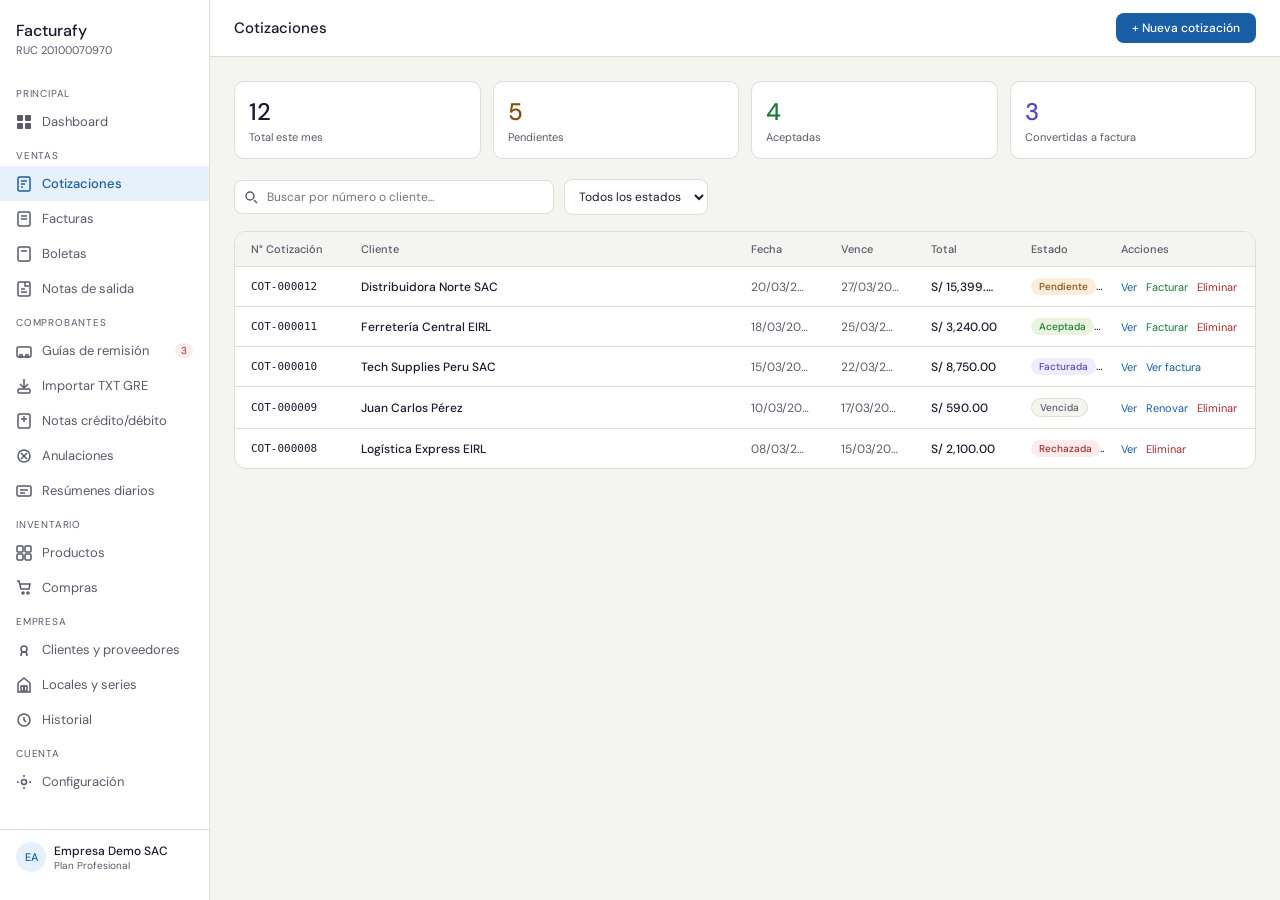
<file: cotizaciones.html>
<!DOCTYPE html>
<html lang="es">
<head>
<meta charset="UTF-8">
<meta name="viewport" content="width=device-width, initial-scale=1.0">
<title>Cotizaciones — Facturafy</title>
<link href="https://fonts.googleapis.com/css2?family=DM+Sans:wght@300;400;500&display=swap" rel="stylesheet">
<style>
* { box-sizing: border-box; margin: 0; padding: 0; }
:root {
  --azul: #185FA5; --azul-dark: #0C447C; --azul-light: #E6F1FB;
  --verde: #1a7a3a; --verde-light: #EAF3DE;
  --rojo: #A32D2D; --rojo-light: #FCEBEB;
  --amarillo: #854F0B; --amarillo-light: #FAEEDA;
  --morado: #534AB7; --morado-light: #EEEDFE;
  --gris-bg: #F4F4F1; --gris-borde: #E0DDD8;
  --gris-texto: #5a5a6a; --texto: #1a1a2e; --blanco: #ffffff;
  --sidebar-w: 210px;
}
body { font-family: 'DM Sans', sans-serif; background: var(--gris-bg); color: var(--texto); font-size: 13px; }
.layout { display: flex; min-height: 100vh; }
.sidebar { background: var(--blanco); border-right: 1px solid var(--gris-borde); display: flex; flex-direction: column; padding: 16px 0; width: var(--sidebar-w); min-width: var(--sidebar-w); height: 100vh; position: fixed; top: 0; left: 0; overflow-y: auto; }
.sidebar-brand { padding: 4px 16px 20px; }
.sidebar-brand .nombre { font-size: 16px; font-weight: 500; }
.sidebar-brand .ruc { font-size: 11px; color: var(--gris-texto); margin-top: 2px; }
.sidebar-section { font-size: 10px; color: var(--gris-texto); padding: 0 16px; margin: 10px 0 4px; letter-spacing: 0.08em; text-transform: uppercase; }
.sidebar-item { display: flex; align-items: center; gap: 10px; padding: 9px 16px; color: var(--gris-texto); cursor: pointer; text-decoration: none; transition: background 0.15s; font-size: 13px; }
.sidebar-item:hover { background: var(--gris-bg); color: var(--texto); }
.sidebar-item.active { background: var(--azul-light); color: var(--azul); font-weight: 500; }
.sidebar-item .badge { margin-left: auto; background: var(--rojo-light); color: var(--rojo); font-size: 10px; padding: 1px 6px; border-radius: 20px; }
.sidebar-bottom { margin-top: auto; padding: 12px 16px; border-top: 1px solid var(--gris-borde); }
.avatar { width: 30px; height: 30px; border-radius: 50%; background: var(--azul-light); color: var(--azul); font-size: 11px; font-weight: 500; display: flex; align-items: center; justify-content: center; flex-shrink: 0; }
.main { margin-left: var(--sidebar-w); flex: 1; display: flex; flex-direction: column; min-width: 0; }
.topbar { background: var(--blanco); border-bottom: 1px solid var(--gris-borde); padding: 13px 24px; display: flex; align-items: center; justify-content: space-between; position: sticky; top: 0; z-index: 10; }
.topbar-titulo { font-size: 15px; font-weight: 500; }
.content { padding: 24px; flex: 1; padding-bottom: 20px; }
.btn { padding: 7px 16px; border-radius: 8px; font-size: 12px; font-weight: 500; cursor: pointer; border: none; font-family: 'DM Sans', sans-serif; text-decoration: none; display: inline-block; transition: all 0.15s; }
.btn-primary { background: var(--azul); color: white; }
.btn-primary:hover { background: var(--azul-dark); }
.btn-ghost { background: none; border: 1px solid var(--gris-borde); color: var(--gris-texto); }
.btn-ghost:hover { background: var(--gris-bg); }
.btn-verde { background: var(--verde); color: white; }
.btn-verde:hover { background: #27500A; }
.pill { display: inline-block; font-size: 10px; font-weight: 500; padding: 2px 8px; border-radius: 20px; }
.pill-pendiente { background: var(--amarillo-light); color: var(--amarillo); }
.pill-aceptada { background: var(--verde-light); color: var(--verde); }
.pill-rechazada { background: var(--rojo-light); color: var(--rojo); }
.pill-vencida { background: var(--gris-bg); color: var(--gris-texto); border: 1px solid var(--gris-borde); }
.pill-facturada { background: var(--morado-light); color: var(--morado); }
.filtros { display: flex; gap: 10px; margin-bottom: 16px; align-items: center; }
.search-wrap { position: relative; flex: 1; max-width: 320px; }
.search-wrap input { width: 100%; padding: 8px 10px 8px 32px; border: 1px solid var(--gris-borde); border-radius: 8px; font-size: 12px; font-family: 'DM Sans', sans-serif; color: var(--texto); background: var(--blanco); }
.search-wrap input:focus { outline: none; border-color: var(--azul); }
.search-icon { position: absolute; left: 10px; top: 50%; transform: translateY(-50%); color: var(--gris-texto); pointer-events: none; }
.stats-row { display: grid; grid-template-columns: repeat(4,1fr); gap: 12px; margin-bottom: 20px; }
.stat-card { background: var(--blanco); border: 1px solid var(--gris-borde); border-radius: 10px; padding: 14px; }
.stat-val { font-size: 24px; font-weight: 500; }
.stat-lbl { font-size: 11px; color: var(--gris-texto); margin-top: 3px; }
.tabla-wrap { background: var(--blanco); border: 1px solid var(--gris-borde); border-radius: 12px; overflow: hidden; }
table { width: 100%; border-collapse: collapse; table-layout: fixed; }
th { font-size: 11px; font-weight: 500; color: var(--gris-texto); text-align: left; padding: 10px 16px; border-bottom: 1px solid var(--gris-borde); background: var(--gris-bg); }
td { font-size: 12px; padding: 11px 16px; border-bottom: 1px solid var(--gris-borde); overflow: hidden; text-overflow: ellipsis; white-space: nowrap; }
tr:last-child td { border-bottom: none; }
tr:hover td { background: var(--gris-bg); }
.accion { font-size: 11px; color: var(--azul); background: none; border: none; cursor: pointer; font-family: 'DM Sans', sans-serif; padding: 0; margin-right: 6px; }
.accion:hover { text-decoration: underline; }
.accion.verde { color: var(--verde); }
.accion.danger { color: var(--rojo); margin-right: 0; }
.modal-overlay { display: none; position: fixed; inset: 0; z-index: 500; background: rgba(0,0,0,0.45); align-items: center; justify-content: center; padding: 24px; }
.modal-box { background: var(--blanco); border-radius: 14px; width: 100%; max-width: 680px; overflow: hidden; }
.modal-header { padding: 16px 20px; border-bottom: 1px solid var(--gris-borde); display: flex; justify-content: space-between; align-items: center; }
.modal-titulo { font-size: 14px; font-weight: 500; }
.modal-close { background: none; border: none; font-size: 20px; cursor: pointer; color: var(--gris-texto); }
.modal-body { padding: 20px; max-height: 72vh; overflow-y: auto; }
.modal-footer { padding: 14px 20px; border-top: 1px solid var(--gris-borde); display: flex; justify-content: flex-end; gap: 8px; }
.form-grid { display: grid; grid-template-columns: 1fr 1fr; gap: 14px; }
.field { display: flex; flex-direction: column; gap: 5px; }
.field.full { grid-column: 1 / -1; }
.field label { font-size: 11px; font-weight: 500; color: var(--gris-texto); }
.field input, .field select, .field textarea { padding: 8px 10px; border: 1px solid var(--gris-borde); border-radius: 8px; font-size: 13px; font-family: 'DM Sans', sans-serif; color: var(--texto); background: var(--blanco); width: 100%; }
.field input:focus, .field select:focus { outline: none; border-color: var(--azul); box-shadow: 0 0 0 3px rgba(24,95,165,0.1); }
.field .hint { font-size: 10px; color: var(--gris-texto); }
.sec-titulo { font-size: 11px; font-weight: 500; color: var(--gris-texto); text-transform: uppercase; letter-spacing: 0.06em; margin: 16px 0 12px; padding-bottom: 8px; border-bottom: 1px solid var(--gris-borde); grid-column: 1 / -1; }
.items-header { display: grid; grid-template-columns: 2fr 70px 90px 90px 36px; gap: 8px; padding: 0 0 8px; border-bottom: 1px solid var(--gris-borde); margin-bottom: 10px; }
.items-header span { font-size: 10px; font-weight: 500; color: var(--gris-texto); text-transform: uppercase; letter-spacing: 0.05em; }
.item-row { display: grid; grid-template-columns: 2fr 70px 90px 90px 36px; gap: 8px; align-items: center; margin-bottom: 8px; }
.item-row input { padding: 7px 8px; border: 1px solid var(--gris-borde); border-radius: 8px; font-size: 12px; font-family: 'DM Sans', sans-serif; color: var(--texto); background: var(--blanco); width: 100%; }
.item-row input.readonly { background: var(--gris-bg); color: var(--gris-texto); }
.del-btn { width: 28px; height: 28px; border-radius: 50%; border: 1px solid var(--gris-borde); background: none; color: var(--gris-texto); font-size: 16px; cursor: pointer; display: flex; align-items: center; justify-content: center; }
.del-btn:hover { background: var(--rojo-light); color: var(--rojo); border-color: transparent; }
.add-btn { display: flex; align-items: center; gap: 6px; font-size: 12px; color: var(--azul); background: none; border: none; cursor: pointer; padding: 6px 0; font-family: 'DM Sans', sans-serif; margin-top: 4px; }
.totales { display: flex; flex-direction: column; align-items: flex-end; gap: 6px; padding-top: 12px; border-top: 1px solid var(--gris-borde); margin-top: 8px; }
.total-row { display: flex; gap: 40px; font-size: 12px; }
.total-label { color: var(--gris-texto); min-width: 100px; text-align: right; }
.total-val { min-width: 90px; text-align: right; font-family: monospace; }
.total-row.grande .total-label { font-size: 14px; font-weight: 500; color: var(--texto); }
.total-row.grande .total-val { font-size: 18px; font-weight: 500; color: var(--azul); }
</style>
</head>
<body>
<div class="layout">

    <aside class="sidebar">
    <div class="sidebar-brand">
      <div class="nombre">Facturafy</div>
      <div class="ruc">RUC 20100070970</div>
    </div>

    <div class="sidebar-section">Principal</div>
    <a href="dashboard.html" class="sidebar-item">
      <svg width="16" height="16" viewBox="0 0 16 16" fill="currentColor"><rect x="1" y="1" width="6" height="6" rx="1"/><rect x="9" y="1" width="6" height="6" rx="1"/><rect x="1" y="9" width="6" height="6" rx="1"/><rect x="9" y="9" width="6" height="6" rx="1"/></svg>
      Dashboard
    </a>

    <div class="sidebar-section">Ventas</div>
    <a href="cotizaciones.html" class="sidebar-item">
      <svg width="16" height="16" viewBox="0 0 16 16" fill="none" stroke="currentColor" stroke-width="1.5"><rect x="2" y="1" width="12" height="14" rx="1.5"/><line x1="5" y1="5" x2="11" y2="5"/><line x1="5" y1="8" x2="9" y2="8"/><line x1="5" y1="11" x2="7" y2="11"/></svg>
      Cotizaciones
    </a>
    <a href="factura.html" class="sidebar-item">
      <svg width="16" height="16" viewBox="0 0 16 16" fill="none" stroke="currentColor" stroke-width="1.5"><rect x="2" y="1" width="12" height="14" rx="1.5"/><line x1="5" y1="5" x2="11" y2="5"/><line x1="5" y1="8" x2="11" y2="8"/></svg>
      Facturas
    </a>
    <a href="boleta.html" class="sidebar-item">
      <svg width="16" height="16" viewBox="0 0 16 16" fill="none" stroke="currentColor" stroke-width="1.5"><rect x="2" y="1" width="12" height="14" rx="1.5"/><line x1="5" y1="5" x2="11" y2="5"/></svg>
      Boletas
    </a>
    <a href="notas-salidas.html" class="sidebar-item">
      <svg width="16" height="16" viewBox="0 0 16 16" fill="none" stroke="currentColor" stroke-width="1.5"><rect x="2" y="1" width="12" height="14" rx="1.5"/><path d="M9 8H5M11 11H5"/><path d="M9 1v4h4"/></svg>
      Notas de salida
    </a>

    <div class="sidebar-section">Comprobantes</div>
    <a href="guia.html" class="sidebar-item">
      <svg width="16" height="16" viewBox="0 0 16 16" fill="none" stroke="currentColor" stroke-width="1.5"><rect x="1" y="4" width="14" height="10" rx="1.5"/><circle cx="5" cy="13" r="1.5"/><circle cx="11" cy="13" r="1.5"/></svg>
      Guías de remisión
      <span class="badge">3</span>
    </a>
    <a href="importar-gre.html" class="sidebar-item">
      <svg width="16" height="16" viewBox="0 0 16 16" fill="none" stroke="currentColor" stroke-width="1.5"><path d="M8 1v9M4 6l4 4 4-4"/><rect x="2" y="11" width="12" height="4" rx="1"/></svg>
      Importar TXT GRE
    </a>
    <a href="notas.html" class="sidebar-item">
      <svg width="16" height="16" viewBox="0 0 16 16" fill="none" stroke="currentColor" stroke-width="1.5"><rect x="2" y="1" width="12" height="14" rx="1.5"/><line x1="5" y1="6" x2="11" y2="6"/><line x1="8" y1="3" x2="8" y2="9"/></svg>
      Notas crédito/débito
    </a>
    <a href="anulaciones.html" class="sidebar-item">
      <svg width="16" height="16" viewBox="0 0 16 16" fill="none" stroke="currentColor" stroke-width="1.5"><circle cx="8" cy="8" r="6"/><line x1="5" y1="5" x2="11" y2="11"/><line x1="11" y1="5" x2="5" y2="11"/></svg>
      Anulaciones
    </a>
    <a href="resumenes.html" class="sidebar-item">
      <svg width="16" height="16" viewBox="0 0 16 16" fill="none" stroke="currentColor" stroke-width="1.5"><rect x="1" y="3" width="14" height="10" rx="1.5"/><line x1="4" y1="7" x2="12" y2="7"/><line x1="4" y1="10" x2="9" y2="10"/></svg>
      Resúmenes diarios
    </a>

    <div class="sidebar-section">Inventario</div>
    <a href="productos.html" class="sidebar-item">
      <svg width="16" height="16" viewBox="0 0 16 16" fill="none" stroke="currentColor" stroke-width="1.5"><rect x="1" y="1" width="6" height="6" rx="1"/><rect x="9" y="1" width="6" height="6" rx="1"/><rect x="1" y="9" width="6" height="6" rx="1"/><rect x="9" y="9" width="6" height="6" rx="1"/></svg>
      Productos
    </a>
    <a href="compras.html" class="sidebar-item">
      <svg width="16" height="16" viewBox="0 0 16 16" fill="none" stroke="currentColor" stroke-width="1.5"><path d="M1 1h2l2 8h8l1-5H4"/><circle cx="7" cy="13" r="1"/><circle cx="12" cy="13" r="1"/></svg>
      Compras
    </a>

    <div class="sidebar-section">Empresa</div>
    <a href="clientes.html" class="sidebar-item">
      <svg width="16" height="16" viewBox="0 0 16 16" fill="none" stroke="currentColor" stroke-width="1.5"><path d="M11 14v-1a3 3 0 00-6 0v1"/><circle cx="8" cy="7" r="3"/></svg>
      Clientes y proveedores
    </a>
    <a href="locales.html" class="sidebar-item">
      <svg width="16" height="16" viewBox="0 0 16 16" fill="none" stroke="currentColor" stroke-width="1.5"><path d="M8 1l6 5v9H2V6z"/><rect x="5" y="9" width="3" height="5"/><rect x="8" y="9" width="3" height="5"/></svg>
      Locales y series
    </a>
    <a href="historial.html" class="sidebar-item">
      <svg width="16" height="16" viewBox="0 0 16 16" fill="none" stroke="currentColor" stroke-width="1.5"><circle cx="8" cy="8" r="6"/><polyline points="8,5 8,8 10,10"/></svg>
      Historial
    </a>

    <div class="sidebar-section">Cuenta</div>
    <a href="config.html" class="sidebar-item">
      <svg width="16" height="16" viewBox="0 0 16 16" fill="none" stroke="currentColor" stroke-width="1.5"><circle cx="8" cy="8" r="2.5"/><path d="M8 1v2M8 13v2M1 8h2M13 8h2"/></svg>
      Configuración
    </a>

    <div class="sidebar-bottom">
      <div style="display:flex;align-items:center;gap:8px">
        <div class="avatar">EA</div>
        <div>
          <div style="font-size:12px;font-weight:500">Empresa Demo SAC</div>
          <div style="font-size:10px;color:var(--gris-texto)">Plan Profesional</div>
        </div>
      </div>
    </div>
  </aside>

  <div class="main">
    <div class="topbar">
      <div class="topbar-titulo">Cotizaciones</div>
      <button class="btn btn-primary" onclick="abrirModal()">+ Nueva cotización</button>
    </div>

    <div class="content">

      <div class="stats-row">
        <div class="stat-card">
          <div class="stat-val">12</div>
          <div class="stat-lbl">Total este mes</div>
        </div>
        <div class="stat-card">
          <div class="stat-val" style="color:var(--amarillo)">5</div>
          <div class="stat-lbl">Pendientes</div>
        </div>
        <div class="stat-card">
          <div class="stat-val" style="color:var(--verde)">4</div>
          <div class="stat-lbl">Aceptadas</div>
        </div>
        <div class="stat-card">
          <div class="stat-val" style="color:var(--morado)">3</div>
          <div class="stat-lbl">Convertidas a factura</div>
        </div>
      </div>

      <div class="filtros">
        <div class="search-wrap">
          <svg class="search-icon" width="14" height="14" viewBox="0 0 14 14" fill="none" stroke="currentColor" stroke-width="1.5"><circle cx="6" cy="6" r="4"/><line x1="10" y1="10" x2="13" y2="13"/></svg>
          <input type="text" placeholder="Buscar por número o cliente..." oninput="buscar(this.value)"/>
        </div>
        <select style="padding:8px 10px;border:1px solid var(--gris-borde);border-radius:8px;font-size:12px;font-family:'DM Sans',sans-serif;color:var(--texto);background:var(--blanco)">
          <option>Todos los estados</option>
          <option>Pendiente</option>
          <option>Aceptada</option>
          <option>Rechazada</option>
          <option>Facturada</option>
          <option>Vencida</option>
        </select>
      </div>

      <div class="tabla-wrap">
        <table>
          <thead>
            <tr>
              <th style="width:110px">N° Cotización</th>
              <th>Cliente</th>
              <th style="width:90px">Fecha</th>
              <th style="width:90px">Vence</th>
              <th style="width:100px">Total</th>
              <th style="width:90px">Estado</th>
              <th style="width:150px">Acciones</th>
            </tr>
          </thead>
          <tbody id="tabla-body">
            <tr>
              <td style="font-family:monospace;font-size:11px">COT-000012</td>
              <td style="font-weight:500">Distribuidora Norte SAC</td>
              <td style="color:var(--gris-texto)">20/03/2026</td>
              <td style="color:var(--gris-texto)">27/03/2026</td>
              <td style="font-weight:500">S/ 15,399.00</td>
              <td><span class="pill pill-pendiente">Pendiente</span></td>
              <td>
                <button class="accion" onclick="verCotizacion()">Ver</button>
                <button class="accion verde" onclick="convertir(this)">Facturar</button>
                <button class="accion danger" onclick="eliminar(this)">Eliminar</button>
              </td>
            </tr>
            <tr>
              <td style="font-family:monospace;font-size:11px">COT-000011</td>
              <td style="font-weight:500">Ferretería Central EIRL</td>
              <td style="color:var(--gris-texto)">18/03/2026</td>
              <td style="color:var(--gris-texto)">25/03/2026</td>
              <td style="font-weight:500">S/ 3,240.00</td>
              <td><span class="pill pill-aceptada">Aceptada</span></td>
              <td>
                <button class="accion" onclick="verCotizacion()">Ver</button>
                <button class="accion verde" onclick="convertir(this)">Facturar</button>
                <button class="accion danger" onclick="eliminar(this)">Eliminar</button>
              </td>
            </tr>
            <tr>
              <td style="font-family:monospace;font-size:11px">COT-000010</td>
              <td style="font-weight:500">Tech Supplies Peru SAC</td>
              <td style="color:var(--gris-texto)">15/03/2026</td>
              <td style="color:var(--gris-texto)">22/03/2026</td>
              <td style="font-weight:500">S/ 8,750.00</td>
              <td><span class="pill pill-facturada">Facturada</span></td>
              <td>
                <button class="accion" onclick="verCotizacion()">Ver</button>
                <button class="accion" onclick="alert('Ver factura F001-00000087')">Ver factura</button>
              </td>
            </tr>
            <tr>
              <td style="font-family:monospace;font-size:11px">COT-000009</td>
              <td style="font-weight:500">Juan Carlos Pérez</td>
              <td style="color:var(--gris-texto)">10/03/2026</td>
              <td style="color:var(--gris-texto)">17/03/2026</td>
              <td style="font-weight:500">S/ 590.00</td>
              <td><span class="pill pill-vencida">Vencida</span></td>
              <td>
                <button class="accion" onclick="verCotizacion()">Ver</button>
                <button class="accion" onclick="alert('Renovando cotización...')">Renovar</button>
                <button class="accion danger" onclick="eliminar(this)">Eliminar</button>
              </td>
            </tr>
            <tr>
              <td style="font-family:monospace;font-size:11px">COT-000008</td>
              <td style="font-weight:500">Logística Express EIRL</td>
              <td style="color:var(--gris-texto)">08/03/2026</td>
              <td style="color:var(--gris-texto)">15/03/2026</td>
              <td style="font-weight:500">S/ 2,100.00</td>
              <td><span class="pill pill-rechazada">Rechazada</span></td>
              <td>
                <button class="accion" onclick="verCotizacion()">Ver</button>
                <button class="accion danger" onclick="eliminar(this)">Eliminar</button>
              </td>
            </tr>
          </tbody>
        </table>
      </div>
    </div>
  </div>
</div>

<!-- MODAL NUEVA COTIZACIÓN -->
<div class="modal-overlay" id="modal" onclick="if(event.target===this)cerrarModal()">
  <div class="modal-box">
    <div class="modal-header">
      <div class="modal-titulo">Nueva cotización</div>
      <button class="modal-close" onclick="cerrarModal()">×</button>
    </div>
    <div class="modal-body">
      <div class="form-grid">
        <div class="sec-titulo">Datos del cliente</div>
        <div class="field">
          <label>Tipo de documento</label>
          <select><option>6 — RUC</option><option>1 — DNI</option></select>
        </div>
        <div class="field">
          <label>Número de documento</label>
          <input type="text" placeholder="Ej: 20131312955"/>
        </div>
        <div class="field full">
          <label>Razón social / Nombre</label>
          <input type="text" placeholder="Se autocompleta con el RUC"/>
        </div>
        <div class="field">
          <label>Fecha de emisión</label>
          <input type="date" value="2026-03-20"/>
        </div>
        <div class="field">
          <label>Fecha de vencimiento</label>
          <input type="date" value="2026-03-27"/>
        </div>
        <div class="field">
          <label>Moneda</label>
          <select><option>PEN — Soles</option><option>USD — Dólares</option></select>
        </div>
        <div class="field">
          <label>Condición de pago</label>
          <select><option>Contado</option><option>Crédito 15 días</option><option>Crédito 30 días</option></select>
        </div>

        <div class="sec-titulo">Productos y servicios</div>
      </div>

      <div class="items-header">
        <span>Descripción</span>
        <span>Cantidad</span>
        <span>Precio unit.</span>
        <span>Subtotal</span>
        <span></span>
      </div>
      <div id="items">
        <div class="item-row">
          <input type="text" placeholder="Producto o servicio"/>
          <input type="number" value="1" min="1" oninput="calcular()"/>
          <input type="number" value="0.00" step="0.01" oninput="calcular()"/>
          <input class="readonly" readonly value="S/ 0.00"/>
          <button class="del-btn" onclick="eliminarItem(this)">×</button>
        </div>
      </div>
      <button class="add-btn" onclick="agregarItem()">
        <svg width="14" height="14" viewBox="0 0 14 14" fill="none" stroke="currentColor" stroke-width="2"><line x1="7" y1="1" x2="7" y2="13"/><line x1="1" y1="7" x2="13" y2="7"/></svg>
        Agregar ítem
      </button>
      <div class="totales">
        <div class="total-row">
          <span class="total-label">Subtotal sin IGV</span>
          <span class="total-val" id="t-base">S/ 0.00</span>
        </div>
        <div class="total-row">
          <span class="total-label">IGV 18%</span>
          <span class="total-val" id="t-igv">S/ 0.00</span>
        </div>
        <div class="total-row grande">
          <span class="total-label">Total</span>
          <span class="total-val" id="t-total">S/ 0.00</span>
        </div>
      </div>

      <div class="form-grid" style="margin-top:16px">
        <div class="field full">
          <label>Observaciones / Condiciones</label>
          <textarea rows="2" placeholder="Validez de la cotización, condiciones de entrega, garantía..." style="resize:none"></textarea>
        </div>
      </div>
    </div>
    <div class="modal-footer">
      <button class="btn btn-ghost" onclick="cerrarModal()">Cancelar</button>
      <button class="btn btn-ghost" onclick="alert('Cotización guardada como borrador.')">Guardar borrador</button>
      <button class="btn btn-primary" onclick="guardar()">Enviar cotización</button>
    </div>
  </div>
</div>

<script>
function abrirModal() {
  document.getElementById('modal').style.display = 'flex';
  document.body.style.overflow = 'hidden';
}
function cerrarModal() {
  document.getElementById('modal').style.display = 'none';
  document.body.style.overflow = '';
}
function fmt(n) {
  return 'S/ ' + n.toLocaleString('es-PE', {minimumFractionDigits:2, maximumFractionDigits:2});
}
function calcular() {
  var rows = document.querySelectorAll('.item-row');
  var totalBase = 0;
  rows.forEach(function(row) {
    var inputs = row.querySelectorAll('input');
    var qty    = parseFloat(inputs[1].value) || 0;
    var precio = parseFloat(inputs[2].value) || 0;
    var total  = qty * precio;
    var base   = total / 1.18;
    totalBase += base;
    inputs[3].value = fmt(total);
  });
  var igv   = totalBase * 0.18;
  var total = totalBase + igv;
  document.getElementById('t-base').textContent  = fmt(totalBase);
  document.getElementById('t-igv').textContent   = fmt(igv);
  document.getElementById('t-total').textContent = fmt(total);
}
function agregarItem() {
  var div = document.createElement('div');
  div.className = 'item-row';
  div.innerHTML =
    '<input type="text" placeholder="Producto o servicio"/>' +
    '<input type="number" value="1" min="1" oninput="calcular()"/>' +
    '<input type="number" value="0.00" step="0.01" oninput="calcular()"/>' +
    '<input class="readonly" readonly value="S/ 0.00"/>' +
    '<button class="del-btn" onclick="eliminarItem(this)">×</button>';
  document.getElementById('items').appendChild(div);
}
function eliminarItem(btn) {
  var rows = document.querySelectorAll('.item-row');
  if (rows.length <= 1) { alert('Debe haber al menos un ítem.'); return; }
  btn.closest('.item-row').remove();
  calcular();
}
function guardar() {
  alert('Cotización COT-000013 enviada al cliente exitosamente.');
  cerrarModal();
}
function convertir(btn) {
  if (confirm('¿Convertir esta cotización en factura?')) {
    var pill = btn.closest('tr').querySelector('.pill');
    pill.className = 'pill pill-facturada';
    pill.textContent = 'Facturada';
    btn.remove();
    alert('Cotización convertida. Redirigiendo a nueva factura...\n\nEn la versión real abre el formulario de factura con los datos prellenados.');
  }
}
function eliminar(btn) {
  if (confirm('¿Eliminar esta cotización?')) btn.closest('tr').remove();
}
function buscar(val) {
  val = val.toLowerCase();
  document.querySelectorAll('#tabla-body tr').forEach(function(row) {
    row.style.display = row.textContent.toLowerCase().includes(val) ? '' : 'none';
  });
}
function verCotizacion() {
  alert('En la versión real abre el PDF de la cotización para imprimir o enviar por email.');
}
document.addEventListener('keydown', function(e) {
  if (e.key === 'Escape') cerrarModal();
});
</script>
  <script>
    (function() {
      var page = location.pathname.split('/').pop() || 'dashboard.html';
      document.querySelectorAll('.sidebar-item').forEach(function(a) {
        if (a.getAttribute('href') === page) a.classList.add('active');
      });
    })();
  </script>
</body>
</html>
</file>
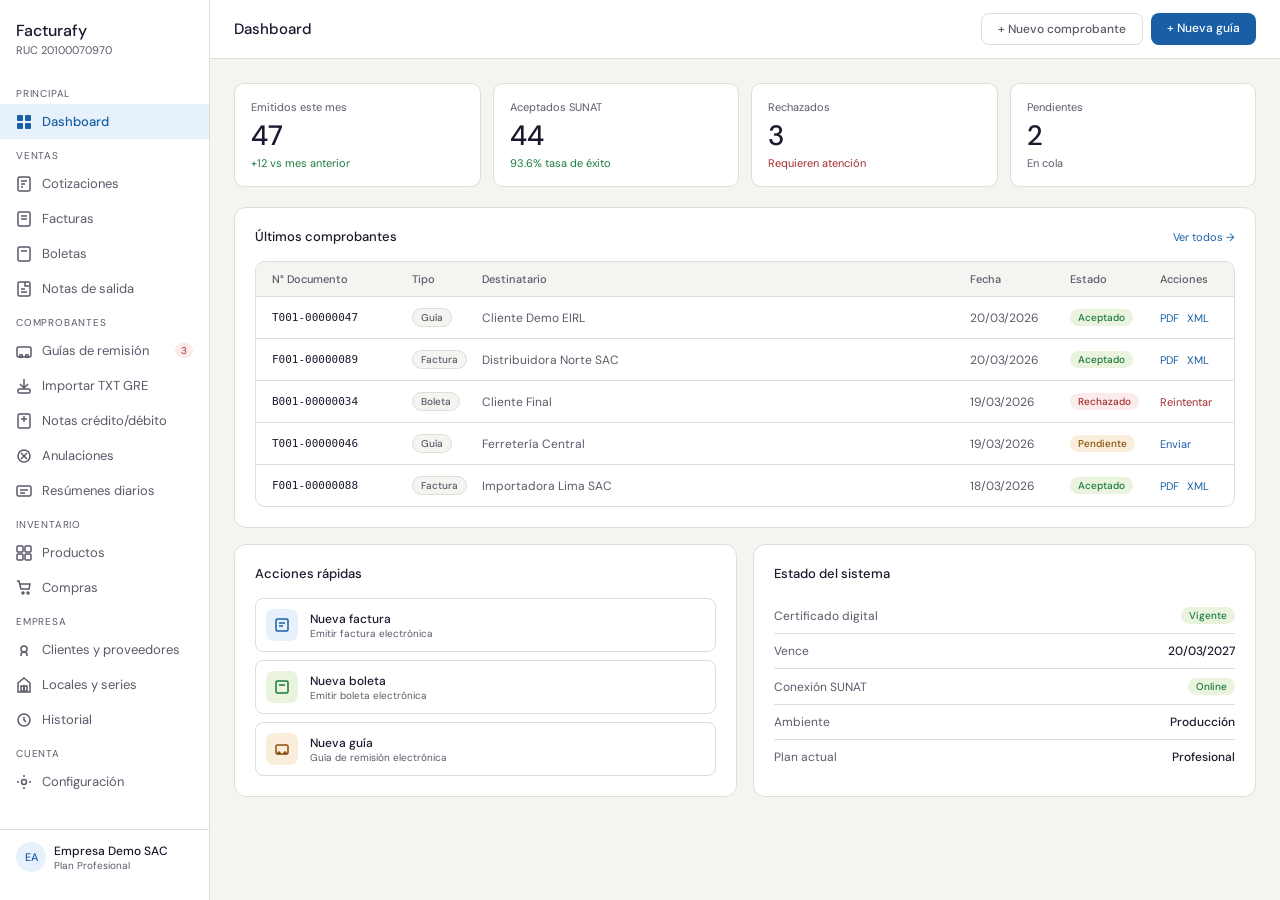
<file: dashboard.html>
<!DOCTYPE html>
<html lang="es">
<head>
<meta charset="UTF-8">
<meta name="viewport" content="width=device-width, initial-scale=1.0">
<title>Dashboard — Facturafy</title>
<link href="https://fonts.googleapis.com/css2?family=DM+Sans:wght@300;400;500&display=swap" rel="stylesheet">
<style>
* { box-sizing: border-box; margin: 0; padding: 0; }
:root {
  --azul: #185FA5; --azul-dark: #0C447C; --azul-light: #E6F1FB;
  --verde: #1a7a3a; --verde-light: #EAF3DE;
  --rojo: #A32D2D; --rojo-light: #FCEBEB;
  --amarillo: #854F0B; --amarillo-light: #FAEEDA;
  --gris-bg: #F4F4F1; --gris-borde: #E0DDD8;
  --gris-texto: #5a5a6a; --texto: #1a1a2e; --blanco: #ffffff;
  --sidebar-w: 210px;
}
body { font-family: 'DM Sans', sans-serif; background: var(--gris-bg); color: var(--texto); font-size: 13px; }
.layout { display: flex; min-height: 100vh; }
.sidebar { background: var(--blanco); border-right: 1px solid var(--gris-borde); display: flex; flex-direction: column; padding: 16px 0; width: var(--sidebar-w); min-width: var(--sidebar-w); height: 100vh; position: fixed; top: 0; left: 0; overflow-y: auto; }
.sidebar-brand { padding: 4px 16px 20px; }
.sidebar-brand .nombre { font-size: 16px; font-weight: 500; }
.sidebar-brand .ruc { font-size: 11px; color: var(--gris-texto); margin-top: 2px; }
.sidebar-section { font-size: 10px; color: var(--gris-texto); padding: 0 16px; margin: 10px 0 4px; letter-spacing: 0.08em; text-transform: uppercase; }
.sidebar-item { display: flex; align-items: center; gap: 10px; padding: 9px 16px; color: var(--gris-texto); cursor: pointer; text-decoration: none; transition: background 0.15s; font-size: 13px; }
.sidebar-item:hover { background: var(--gris-bg); color: var(--texto); }
.sidebar-item.active { background: var(--azul-light); color: var(--azul); font-weight: 500; }
.sidebar-item .badge { margin-left: auto; background: var(--rojo-light); color: var(--rojo); font-size: 10px; padding: 1px 6px; border-radius: 20px; }
.sidebar-bottom { margin-top: auto; padding: 12px 16px; border-top: 1px solid var(--gris-borde); }
.avatar { width: 30px; height: 30px; border-radius: 50%; background: var(--azul-light); color: var(--azul); font-size: 11px; font-weight: 500; display: flex; align-items: center; justify-content: center; flex-shrink: 0; }
.main { margin-left: var(--sidebar-w); flex: 1; display: flex; flex-direction: column; min-width: 0; }
.topbar { background: var(--blanco); border-bottom: 1px solid var(--gris-borde); padding: 13px 24px; display: flex; align-items: center; justify-content: space-between; position: sticky; top: 0; z-index: 10; }
.topbar-titulo { font-size: 15px; font-weight: 500; }
.content { padding: 24px; flex: 1; }
.btn { padding: 7px 16px; border-radius: 8px; font-size: 12px; font-weight: 500; cursor: pointer; border: none; font-family: 'DM Sans', sans-serif; text-decoration: none; display: inline-block; }
.btn-primary { background: var(--azul); color: white; }
.btn-ghost { background: none; border: 1px solid var(--gris-borde); color: var(--gris-texto); }
.metrics { display: grid; grid-template-columns: repeat(4, 1fr); gap: 12px; margin-bottom: 20px; }
.metric { background: var(--blanco); border: 1px solid var(--gris-borde); border-radius: 10px; padding: 16px; }
.metric-label { font-size: 11px; color: var(--gris-texto); margin-bottom: 8px; }
.metric-val { font-size: 28px; font-weight: 500; line-height: 1; }
.metric-sub { font-size: 11px; color: var(--gris-texto); margin-top: 6px; }
.metric-sub.up { color: var(--verde); }
.metric-sub.down { color: var(--rojo); }
.card { background: var(--blanco); border: 1px solid var(--gris-borde); border-radius: 12px; padding: 20px; margin-bottom: 16px; }
.card-titulo { font-size: 13px; font-weight: 500; margin-bottom: 16px; display: flex; align-items: center; gap: 8px; }
.tabla-wrap { overflow-x: auto; border: 1px solid var(--gris-borde); border-radius: 10px; }
table { width: 100%; border-collapse: collapse; table-layout: fixed; }
th { font-size: 11px; font-weight: 500; color: var(--gris-texto); text-align: left; padding: 10px 16px; border-bottom: 1px solid var(--gris-borde); background: var(--gris-bg); }
td { font-size: 12px; padding: 11px 16px; border-bottom: 1px solid var(--gris-borde); }
tr:last-child td { border-bottom: none; }
tr:hover td { background: var(--gris-bg); }
.pill { display: inline-block; font-size: 10px; font-weight: 500; padding: 2px 8px; border-radius: 20px; }
.pill-ok { background: var(--verde-light); color: var(--verde); }
.pill-err { background: var(--rojo-light); color: var(--rojo); }
.pill-pend { background: var(--amarillo-light); color: var(--amarillo); }
.pill-gris { background: var(--gris-bg); color: var(--gris-texto); border: 1px solid var(--gris-borde); }
.dos-col { display: grid; grid-template-columns: 1fr 1fr; gap: 16px; }
.accion-btn { display: flex; align-items: center; gap: 12px; padding: 10px; border: 1px solid var(--gris-borde); border-radius: 8px; text-decoration: none; color: var(--texto); margin-bottom: 8px; transition: background 0.15s; }
.accion-btn:hover { background: var(--gris-bg); }
.accion-icon { width: 32px; height: 32px; border-radius: 8px; display: flex; align-items: center; justify-content: center; flex-shrink: 0; }
.estado-fila { display: flex; justify-content: space-between; align-items: center; padding: 9px 0; border-bottom: 1px solid var(--gris-borde); }
.estado-fila:last-child { border-bottom: none; }
</style>
</head>
<body>
<div class="layout">

    <aside class="sidebar">
    <div class="sidebar-brand">
      <div class="nombre">Facturafy</div>
      <div class="ruc">RUC 20100070970</div>
    </div>

    <div class="sidebar-section">Principal</div>
    <a href="dashboard.html" class="sidebar-item">
      <svg width="16" height="16" viewBox="0 0 16 16" fill="currentColor"><rect x="1" y="1" width="6" height="6" rx="1"/><rect x="9" y="1" width="6" height="6" rx="1"/><rect x="1" y="9" width="6" height="6" rx="1"/><rect x="9" y="9" width="6" height="6" rx="1"/></svg>
      Dashboard
    </a>

    <div class="sidebar-section">Ventas</div>
    <a href="cotizaciones.html" class="sidebar-item">
      <svg width="16" height="16" viewBox="0 0 16 16" fill="none" stroke="currentColor" stroke-width="1.5"><rect x="2" y="1" width="12" height="14" rx="1.5"/><line x1="5" y1="5" x2="11" y2="5"/><line x1="5" y1="8" x2="9" y2="8"/><line x1="5" y1="11" x2="7" y2="11"/></svg>
      Cotizaciones
    </a>
    <a href="factura.html" class="sidebar-item">
      <svg width="16" height="16" viewBox="0 0 16 16" fill="none" stroke="currentColor" stroke-width="1.5"><rect x="2" y="1" width="12" height="14" rx="1.5"/><line x1="5" y1="5" x2="11" y2="5"/><line x1="5" y1="8" x2="11" y2="8"/></svg>
      Facturas
    </a>
    <a href="boleta.html" class="sidebar-item">
      <svg width="16" height="16" viewBox="0 0 16 16" fill="none" stroke="currentColor" stroke-width="1.5"><rect x="2" y="1" width="12" height="14" rx="1.5"/><line x1="5" y1="5" x2="11" y2="5"/></svg>
      Boletas
    </a>
    <a href="notas-salidas.html" class="sidebar-item">
      <svg width="16" height="16" viewBox="0 0 16 16" fill="none" stroke="currentColor" stroke-width="1.5"><rect x="2" y="1" width="12" height="14" rx="1.5"/><path d="M9 8H5M11 11H5"/><path d="M9 1v4h4"/></svg>
      Notas de salida
    </a>

    <div class="sidebar-section">Comprobantes</div>
    <a href="guia.html" class="sidebar-item">
      <svg width="16" height="16" viewBox="0 0 16 16" fill="none" stroke="currentColor" stroke-width="1.5"><rect x="1" y="4" width="14" height="10" rx="1.5"/><circle cx="5" cy="13" r="1.5"/><circle cx="11" cy="13" r="1.5"/></svg>
      Guías de remisión
      <span class="badge">3</span>
    </a>
    <a href="importar-gre.html" class="sidebar-item">
      <svg width="16" height="16" viewBox="0 0 16 16" fill="none" stroke="currentColor" stroke-width="1.5"><path d="M8 1v9M4 6l4 4 4-4"/><rect x="2" y="11" width="12" height="4" rx="1"/></svg>
      Importar TXT GRE
    </a>
    <a href="notas.html" class="sidebar-item">
      <svg width="16" height="16" viewBox="0 0 16 16" fill="none" stroke="currentColor" stroke-width="1.5"><rect x="2" y="1" width="12" height="14" rx="1.5"/><line x1="5" y1="6" x2="11" y2="6"/><line x1="8" y1="3" x2="8" y2="9"/></svg>
      Notas crédito/débito
    </a>
    <a href="anulaciones.html" class="sidebar-item">
      <svg width="16" height="16" viewBox="0 0 16 16" fill="none" stroke="currentColor" stroke-width="1.5"><circle cx="8" cy="8" r="6"/><line x1="5" y1="5" x2="11" y2="11"/><line x1="11" y1="5" x2="5" y2="11"/></svg>
      Anulaciones
    </a>
    <a href="resumenes.html" class="sidebar-item">
      <svg width="16" height="16" viewBox="0 0 16 16" fill="none" stroke="currentColor" stroke-width="1.5"><rect x="1" y="3" width="14" height="10" rx="1.5"/><line x1="4" y1="7" x2="12" y2="7"/><line x1="4" y1="10" x2="9" y2="10"/></svg>
      Resúmenes diarios
    </a>

    <div class="sidebar-section">Inventario</div>
    <a href="productos.html" class="sidebar-item">
      <svg width="16" height="16" viewBox="0 0 16 16" fill="none" stroke="currentColor" stroke-width="1.5"><rect x="1" y="1" width="6" height="6" rx="1"/><rect x="9" y="1" width="6" height="6" rx="1"/><rect x="1" y="9" width="6" height="6" rx="1"/><rect x="9" y="9" width="6" height="6" rx="1"/></svg>
      Productos
    </a>
    <a href="compras.html" class="sidebar-item">
      <svg width="16" height="16" viewBox="0 0 16 16" fill="none" stroke="currentColor" stroke-width="1.5"><path d="M1 1h2l2 8h8l1-5H4"/><circle cx="7" cy="13" r="1"/><circle cx="12" cy="13" r="1"/></svg>
      Compras
    </a>

    <div class="sidebar-section">Empresa</div>
    <a href="clientes.html" class="sidebar-item">
      <svg width="16" height="16" viewBox="0 0 16 16" fill="none" stroke="currentColor" stroke-width="1.5"><path d="M11 14v-1a3 3 0 00-6 0v1"/><circle cx="8" cy="7" r="3"/></svg>
      Clientes y proveedores
    </a>
    <a href="locales.html" class="sidebar-item">
      <svg width="16" height="16" viewBox="0 0 16 16" fill="none" stroke="currentColor" stroke-width="1.5"><path d="M8 1l6 5v9H2V6z"/><rect x="5" y="9" width="3" height="5"/><rect x="8" y="9" width="3" height="5"/></svg>
      Locales y series
    </a>
    <a href="historial.html" class="sidebar-item">
      <svg width="16" height="16" viewBox="0 0 16 16" fill="none" stroke="currentColor" stroke-width="1.5"><circle cx="8" cy="8" r="6"/><polyline points="8,5 8,8 10,10"/></svg>
      Historial
    </a>

    <div class="sidebar-section">Cuenta</div>
    <a href="config.html" class="sidebar-item">
      <svg width="16" height="16" viewBox="0 0 16 16" fill="none" stroke="currentColor" stroke-width="1.5"><circle cx="8" cy="8" r="2.5"/><path d="M8 1v2M8 13v2M1 8h2M13 8h2"/></svg>
      Configuración
    </a>

    <div class="sidebar-bottom">
      <div style="display:flex;align-items:center;gap:8px">
        <div class="avatar">EA</div>
        <div>
          <div style="font-size:12px;font-weight:500">Empresa Demo SAC</div>
          <div style="font-size:10px;color:var(--gris-texto)">Plan Profesional</div>
        </div>
      </div>
    </div>
  </aside>

  <div class="main">
    <div class="topbar">
      <div class="topbar-titulo">Dashboard</div>
      <div style="display:flex;gap:8px">
        <a href="factura.html" class="btn btn-ghost">+ Nuevo comprobante</a>
        <a href="guia.html" class="btn btn-primary">+ Nueva guía</a>
      </div>
    </div>

    <div class="content">

      <div class="metrics">
        <div class="metric">
          <div class="metric-label">Emitidos este mes</div>
          <div class="metric-val">47</div>
          <div class="metric-sub up">+12 vs mes anterior</div>
        </div>
        <div class="metric">
          <div class="metric-label">Aceptados SUNAT</div>
          <div class="metric-val">44</div>
          <div class="metric-sub up">93.6% tasa de éxito</div>
        </div>
        <div class="metric">
          <div class="metric-label">Rechazados</div>
          <div class="metric-val">3</div>
          <div class="metric-sub down">Requieren atención</div>
        </div>
        <div class="metric">
          <div class="metric-label">Pendientes</div>
          <div class="metric-val">2</div>
          <div class="metric-sub">En cola</div>
        </div>
      </div>

      <div class="card">
        <div class="card-titulo">
          Últimos comprobantes
          <a href="historial.html" style="margin-left:auto;font-size:11px;color:var(--azul);text-decoration:none;font-weight:400">Ver todos →</a>
        </div>
        <div class="tabla-wrap">
          <table>
            <thead>
                <tr>
                    <th style="width:140px">N° Documento</th>
                    <th style="width:70px">Tipo</th>
                    <th>Destinatario</th>
                    <th style="width:100px">Fecha</th>
                    <th style="width:90px">Estado</th>
                    <th style="width:90px">Acciones</th>
                </tr>
            </thead>
            <tbody>
              <tr>
                <td style="font-family:monospace;font-size:11px">T001-00000047</td>
                <td><span class="pill pill-gris">Guía</span></td>
                <td style="color:var(--gris-texto)">Cliente Demo EIRL</td>
                <td style="color:var(--gris-texto)">20/03/2026</td>
                <td><span class="pill pill-ok">Aceptado</span></td>
                <td><div style="display:flex;gap:8px;align-items:center">
                    <a href="#" style="font-size:11px;color:var(--azul);text-decoration:none">PDF</a>
                    <a href="#" style="font-size:11px;color:var(--azul);text-decoration:none">XML</a>
                    </div>
                </td>
              </tr>
              <tr>
                <td style="font-family:monospace;font-size:11px">F001-00000089</td>
                <td><span class="pill pill-gris">Factura</span></td>
                <td style="color:var(--gris-texto)">Distribuidora Norte SAC</td>
                <td style="color:var(--gris-texto)">20/03/2026</td>
                <td><span class="pill pill-ok">Aceptado</span></td>
                <td><div style="display:flex;gap:8px;align-items:center">
                    <a href="#" style="font-size:11px;color:var(--azul);text-decoration:none">PDF</a>
                    <a href="#" style="font-size:11px;color:var(--azul);text-decoration:none">XML</a>
                    </div>
                </td>
              </tr>
              <tr>
                <td style="font-family:monospace;font-size:11px">B001-00000034</td>
                <td><span class="pill pill-gris">Boleta</span></td>
                <td style="color:var(--gris-texto)">Cliente Final</td>
                <td style="color:var(--gris-texto)">19/03/2026</td>
                <td><span class="pill pill-err">Rechazado</span></td>
                <td><a href="#" style="font-size:11px;color:var(--rojo);text-decoration:none">Reintentar</a></td>
              </tr>
              <tr>
                <td style="font-family:monospace;font-size:11px">T001-00000046</td>
                <td><span class="pill pill-gris">Guía</span></td>
                <td style="color:var(--gris-texto)">Ferretería Central</td>
                <td style="color:var(--gris-texto)">19/03/2026</td>
                <td><span class="pill pill-pend">Pendiente</span></td>
                <td><a href="#" style="font-size:11px;color:var(--azul);text-decoration:none">Enviar</a></td>
              </tr>
              <tr>
                <td style="font-family:monospace;font-size:11px">F001-00000088</td>
                <td><span class="pill pill-gris">Factura</span></td>
                <td style="color:var(--gris-texto)">Importadora Lima SAC</td>
                <td style="color:var(--gris-texto)">18/03/2026</td>
                <td><span class="pill pill-ok">Aceptado</span></td>
                <td><div style="display:flex;gap:8px;align-items:center">
                    <a href="#" style="font-size:11px;color:var(--azul);text-decoration:none">PDF</a>
                    <a href="#" style="font-size:11px;color:var(--azul);text-decoration:none">XML</a>
                    </div>
                </td>
            </tr>
            </tbody>
          </table>
        </div>
      </div>

      <div class="dos-col">
        <div class="card" style="margin-bottom:0">
          <div class="card-titulo">Acciones rápidas</div>
          <a href="factura.html" class="accion-btn">
            <div class="accion-icon" style="background:var(--azul-light)">
              <svg width="14" height="14" viewBox="0 0 14 14" fill="none" stroke="var(--azul)" stroke-width="1.5"><rect x="1" y="1" width="12" height="12" rx="1.5"/><line x1="4" y1="5" x2="10" y2="5"/><line x1="4" y1="8" x2="8" y2="8"/></svg>
            </div>
            <div>
              <div style="font-size:12px;font-weight:500">Nueva factura</div>
              <div style="font-size:10px;color:var(--gris-texto)">Emitir factura electrónica</div>
            </div>
          </a>
          <a href="boleta.html" class="accion-btn">
            <div class="accion-icon" style="background:var(--verde-light)">
              <svg width="14" height="14" viewBox="0 0 14 14" fill="none" stroke="var(--verde)" stroke-width="1.5"><rect x="1" y="1" width="12" height="12" rx="1.5"/><line x1="4" y1="5" x2="10" y2="5"/></svg>
            </div>
            <div>
              <div style="font-size:12px;font-weight:500">Nueva boleta</div>
              <div style="font-size:10px;color:var(--gris-texto)">Emitir boleta electrónica</div>
            </div>
          </a>
          <a href="guia.html" class="accion-btn" style="margin-bottom:0">
            <div class="accion-icon" style="background:var(--amarillo-light)">
              <svg width="14" height="14" viewBox="0 0 14 14" fill="none" stroke="var(--amarillo)" stroke-width="1.5"><rect x="1" y="3" width="12" height="9" rx="1.5"/><circle cx="4" cy="11" r="1"/><circle cx="10" cy="11" r="1"/></svg>
            </div>
            <div>
              <div style="font-size:12px;font-weight:500">Nueva guía</div>
              <div style="font-size:10px;color:var(--gris-texto)">Guía de remisión electrónica</div>
            </div>
          </a>
        </div>

        <div class="card" style="margin-bottom:0">
          <div class="card-titulo">Estado del sistema</div>
          <div class="estado-fila"><span style="color:var(--gris-texto);font-size:12px">Certificado digital</span><span class="pill pill-ok">Vigente</span></div>
          <div class="estado-fila"><span style="color:var(--gris-texto);font-size:12px">Vence</span><span style="font-size:12px;font-weight:500">20/03/2027</span></div>
          <div class="estado-fila"><span style="color:var(--gris-texto);font-size:12px">Conexión SUNAT</span><span class="pill pill-ok">Online</span></div>
          <div class="estado-fila"><span style="color:var(--gris-texto);font-size:12px">Ambiente</span><span style="font-size:12px;font-weight:500">Producción</span></div>
          <div class="estado-fila"><span style="color:var(--gris-texto);font-size:12px">Plan actual</span><span style="font-size:12px;font-weight:500">Profesional</span></div>
        </div>
      </div>

    </div>
  </div>
</div>
  <script>
    (function() {
      var page = location.pathname.split('/').pop() || 'dashboard.html';
      document.querySelectorAll('.sidebar-item').forEach(function(a) {
        if (a.getAttribute('href') === page) a.classList.add('active');
      });
    })();
  </script>
</body>
</html>
</file>
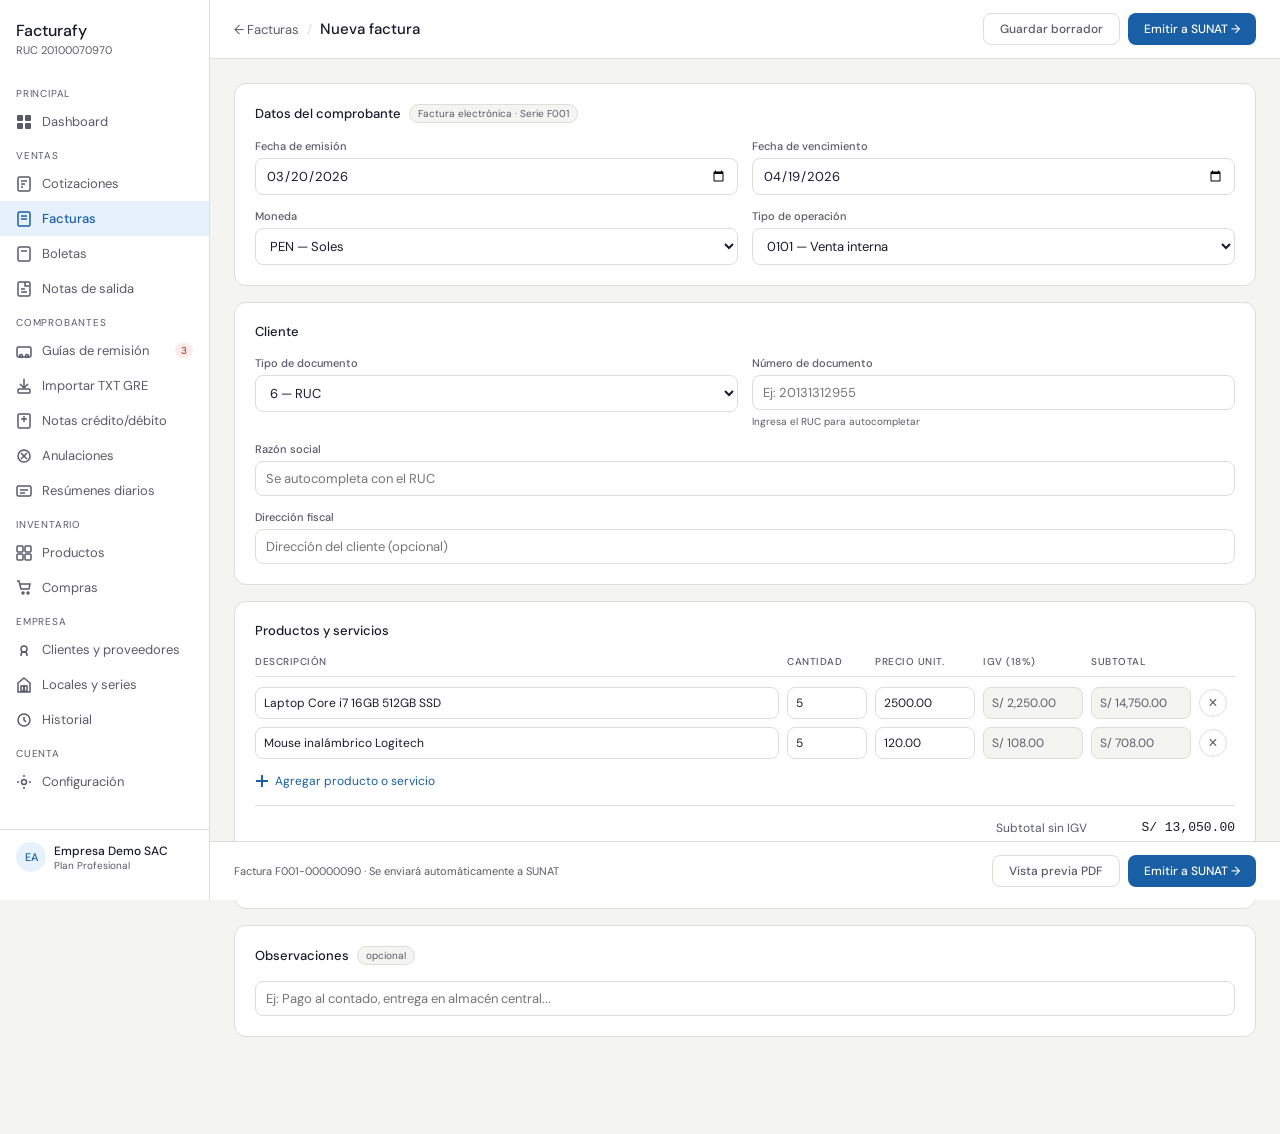
<file: factura.html>
<!DOCTYPE html>
<html lang="es">
<head>
<meta charset="UTF-8">
<meta name="viewport" content="width=device-width, initial-scale=1.0">
<title>Nueva Factura — Facturafy</title>
<link href="https://fonts.googleapis.com/css2?family=DM+Sans:wght@300;400;500&display=swap" rel="stylesheet">
<style>
* { box-sizing: border-box; margin: 0; padding: 0; }
:root {
  --azul: #185FA5; --azul-dark: #0C447C; --azul-light: #E6F1FB;
  --verde: #1a7a3a; --verde-light: #EAF3DE;
  --rojo: #A32D2D; --rojo-light: #FCEBEB;
  --amarillo: #854F0B; --amarillo-light: #FAEEDA;
  --gris-bg: #F4F4F1; --gris-borde: #E0DDD8;
  --gris-texto: #5a5a6a; --texto: #1a1a2e; --blanco: #ffffff;
  --sidebar-w: 210px;
}
body { font-family: 'DM Sans', sans-serif; background: var(--gris-bg); color: var(--texto); font-size: 13px; }
.layout { display: flex; min-height: 100vh; }
.sidebar { background: var(--blanco); border-right: 1px solid var(--gris-borde); display: flex; flex-direction: column; padding: 16px 0; width: var(--sidebar-w); min-width: var(--sidebar-w); height: 100vh; position: fixed; top: 0; left: 0; overflow-y: auto; }
.sidebar-brand { padding: 4px 16px 20px; }
.sidebar-brand .nombre { font-size: 16px; font-weight: 500; }
.sidebar-brand .ruc { font-size: 11px; color: var(--gris-texto); margin-top: 2px; }
.sidebar-section { font-size: 10px; color: var(--gris-texto); padding: 0 16px; margin: 10px 0 4px; letter-spacing: 0.08em; text-transform: uppercase; }
.sidebar-item { display: flex; align-items: center; gap: 10px; padding: 9px 16px; color: var(--gris-texto); cursor: pointer; text-decoration: none; transition: background 0.15s; font-size: 13px; }
.sidebar-item:hover { background: var(--gris-bg); color: var(--texto); }
.sidebar-item.active { background: var(--azul-light); color: var(--azul); font-weight: 500; }
.sidebar-item .badge { margin-left: auto; background: var(--rojo-light); color: var(--rojo); font-size: 10px; padding: 1px 6px; border-radius: 20px; }
.sidebar-bottom { margin-top: auto; padding: 12px 16px; border-top: 1px solid var(--gris-borde); }
.avatar { width: 30px; height: 30px; border-radius: 50%; background: var(--azul-light); color: var(--azul); font-size: 11px; font-weight: 500; display: flex; align-items: center; justify-content: center; flex-shrink: 0; }
.main { margin-left: var(--sidebar-w); flex: 1; display: flex; flex-direction: column; min-width: 0; }
.topbar { background: var(--blanco); border-bottom: 1px solid var(--gris-borde); padding: 13px 24px; display: flex; align-items: center; justify-content: space-between; position: sticky; top: 0; z-index: 10; }
.topbar-left { display: flex; align-items: center; gap: 8px; font-size: 13px; }
.back { color: var(--gris-texto); text-decoration: none; }
.back:hover { color: var(--texto); }
.sep { color: var(--gris-borde); }
.topbar-titulo { font-size: 15px; font-weight: 500; }
.content { padding: 24px; flex: 1; padding-bottom: 80px; }
.btn { padding: 7px 16px; border-radius: 8px; font-size: 12px; font-weight: 500; cursor: pointer; border: none; font-family: 'DM Sans', sans-serif; text-decoration: none; display: inline-block; transition: background 0.15s; }
.btn-primary { background: var(--azul); color: white; }
.btn-primary:hover { background: var(--azul-dark); }
.btn-ghost { background: none; border: 1px solid var(--gris-borde); color: var(--gris-texto); }
.btn-ghost:hover { background: var(--gris-bg); }
.card { background: var(--blanco); border: 1px solid var(--gris-borde); border-radius: 12px; padding: 20px; margin-bottom: 16px; }
.card-titulo { font-size: 13px; font-weight: 500; margin-bottom: 16px; display: flex; align-items: center; gap: 8px; }
.tag { font-size: 10px; background: var(--gris-bg); color: var(--gris-texto); padding: 2px 8px; border-radius: 20px; font-weight: 400; border: 1px solid var(--gris-borde); }
.form-grid { display: grid; grid-template-columns: 1fr 1fr; gap: 14px; }
.form-grid-3 { display: grid; grid-template-columns: 1fr 1fr 1fr; gap: 14px; }
.field { display: flex; flex-direction: column; gap: 5px; }
.field.full { grid-column: 1 / -1; }
.field label { font-size: 11px; font-weight: 500; color: var(--gris-texto); }
.field input, .field select { padding: 8px 10px; border: 1px solid var(--gris-borde); border-radius: 8px; font-size: 13px; font-family: 'DM Sans', sans-serif; color: var(--texto); background: var(--blanco); width: 100%; }
.field input:focus, .field select:focus { outline: none; border-color: var(--azul); box-shadow: 0 0 0 3px rgba(24,95,165,0.1); }
.field .hint { font-size: 10px; color: var(--gris-texto); }
.items-header { display: grid; grid-template-columns: 2fr 80px 100px 100px 100px 36px; gap: 8px; padding: 0 0 8px; border-bottom: 1px solid var(--gris-borde); margin-bottom: 10px; }
.items-header span { font-size: 10px; font-weight: 500; color: var(--gris-texto); text-transform: uppercase; letter-spacing: 0.05em; }
.item-row { display: grid; grid-template-columns: 2fr 80px 100px 100px 100px 36px; gap: 8px; align-items: center; margin-bottom: 8px; }
.item-row input { padding: 7px 8px; border: 1px solid var(--gris-borde); border-radius: 8px; font-size: 12px; font-family: 'DM Sans', sans-serif; color: var(--texto); background: var(--blanco); width: 100%; }
.item-row input:focus { outline: none; border-color: var(--azul); }
.item-row input.readonly { background: var(--gris-bg); color: var(--gris-texto); }
.del-btn { width: 28px; height: 28px; border-radius: 50%; border: 1px solid var(--gris-borde); background: none; color: var(--gris-texto); font-size: 16px; cursor: pointer; display: flex; align-items: center; justify-content: center; line-height: 1; transition: all 0.15s; }
.del-btn:hover { background: var(--rojo-light); color: var(--rojo); border-color: transparent; }
.add-btn { display: flex; align-items: center; gap: 6px; font-size: 12px; color: var(--azul); background: none; border: none; cursor: pointer; padding: 6px 0; font-family: 'DM Sans', sans-serif; margin-top: 4px; }
.totales { display: flex; flex-direction: column; align-items: flex-end; gap: 8px; padding-top: 14px; border-top: 1px solid var(--gris-borde); margin-top: 10px; }
.total-row { display: flex; gap: 48px; font-size: 12px; }
.total-label { color: var(--gris-texto); min-width: 120px; text-align: right; }
.total-val { min-width: 100px; text-align: right; font-family: monospace; font-size: 13px; }
.total-row.grande .total-label { font-size: 14px; font-weight: 500; color: var(--texto); }
.total-row.grande .total-val { font-size: 18px; font-weight: 500; color: var(--azul); }
.bottom-bar { background: var(--blanco); border-top: 1px solid var(--gris-borde); padding: 13px 24px; display: flex; align-items: center; justify-content: space-between; position: fixed; bottom: 0; left: var(--sidebar-w); right: 0; z-index: 10; }
.bottom-info { font-size: 11px; color: var(--gris-texto); }
</style>
</head>
<body>
<div class="layout">

    <aside class="sidebar">
    <div class="sidebar-brand">
      <div class="nombre">Facturafy</div>
      <div class="ruc">RUC 20100070970</div>
    </div>

    <div class="sidebar-section">Principal</div>
    <a href="dashboard.html" class="sidebar-item">
      <svg width="16" height="16" viewBox="0 0 16 16" fill="currentColor"><rect x="1" y="1" width="6" height="6" rx="1"/><rect x="9" y="1" width="6" height="6" rx="1"/><rect x="1" y="9" width="6" height="6" rx="1"/><rect x="9" y="9" width="6" height="6" rx="1"/></svg>
      Dashboard
    </a>

    <div class="sidebar-section">Ventas</div>
    <a href="cotizaciones.html" class="sidebar-item">
      <svg width="16" height="16" viewBox="0 0 16 16" fill="none" stroke="currentColor" stroke-width="1.5"><rect x="2" y="1" width="12" height="14" rx="1.5"/><line x1="5" y1="5" x2="11" y2="5"/><line x1="5" y1="8" x2="9" y2="8"/><line x1="5" y1="11" x2="7" y2="11"/></svg>
      Cotizaciones
    </a>
    <a href="factura.html" class="sidebar-item">
      <svg width="16" height="16" viewBox="0 0 16 16" fill="none" stroke="currentColor" stroke-width="1.5"><rect x="2" y="1" width="12" height="14" rx="1.5"/><line x1="5" y1="5" x2="11" y2="5"/><line x1="5" y1="8" x2="11" y2="8"/></svg>
      Facturas
    </a>
    <a href="boleta.html" class="sidebar-item">
      <svg width="16" height="16" viewBox="0 0 16 16" fill="none" stroke="currentColor" stroke-width="1.5"><rect x="2" y="1" width="12" height="14" rx="1.5"/><line x1="5" y1="5" x2="11" y2="5"/></svg>
      Boletas
    </a>
    <a href="notas-salidas.html" class="sidebar-item">
      <svg width="16" height="16" viewBox="0 0 16 16" fill="none" stroke="currentColor" stroke-width="1.5"><rect x="2" y="1" width="12" height="14" rx="1.5"/><path d="M9 8H5M11 11H5"/><path d="M9 1v4h4"/></svg>
      Notas de salida
    </a>

    <div class="sidebar-section">Comprobantes</div>
    <a href="guia.html" class="sidebar-item">
      <svg width="16" height="16" viewBox="0 0 16 16" fill="none" stroke="currentColor" stroke-width="1.5"><rect x="1" y="4" width="14" height="10" rx="1.5"/><circle cx="5" cy="13" r="1.5"/><circle cx="11" cy="13" r="1.5"/></svg>
      Guías de remisión
      <span class="badge">3</span>
    </a>
    <a href="importar-gre.html" class="sidebar-item">
      <svg width="16" height="16" viewBox="0 0 16 16" fill="none" stroke="currentColor" stroke-width="1.5"><path d="M8 1v9M4 6l4 4 4-4"/><rect x="2" y="11" width="12" height="4" rx="1"/></svg>
      Importar TXT GRE
    </a>
    <a href="notas.html" class="sidebar-item">
      <svg width="16" height="16" viewBox="0 0 16 16" fill="none" stroke="currentColor" stroke-width="1.5"><rect x="2" y="1" width="12" height="14" rx="1.5"/><line x1="5" y1="6" x2="11" y2="6"/><line x1="8" y1="3" x2="8" y2="9"/></svg>
      Notas crédito/débito
    </a>
    <a href="anulaciones.html" class="sidebar-item">
      <svg width="16" height="16" viewBox="0 0 16 16" fill="none" stroke="currentColor" stroke-width="1.5"><circle cx="8" cy="8" r="6"/><line x1="5" y1="5" x2="11" y2="11"/><line x1="11" y1="5" x2="5" y2="11"/></svg>
      Anulaciones
    </a>
    <a href="resumenes.html" class="sidebar-item">
      <svg width="16" height="16" viewBox="0 0 16 16" fill="none" stroke="currentColor" stroke-width="1.5"><rect x="1" y="3" width="14" height="10" rx="1.5"/><line x1="4" y1="7" x2="12" y2="7"/><line x1="4" y1="10" x2="9" y2="10"/></svg>
      Resúmenes diarios
    </a>

    <div class="sidebar-section">Inventario</div>
    <a href="productos.html" class="sidebar-item">
      <svg width="16" height="16" viewBox="0 0 16 16" fill="none" stroke="currentColor" stroke-width="1.5"><rect x="1" y="1" width="6" height="6" rx="1"/><rect x="9" y="1" width="6" height="6" rx="1"/><rect x="1" y="9" width="6" height="6" rx="1"/><rect x="9" y="9" width="6" height="6" rx="1"/></svg>
      Productos
    </a>
    <a href="compras.html" class="sidebar-item">
      <svg width="16" height="16" viewBox="0 0 16 16" fill="none" stroke="currentColor" stroke-width="1.5"><path d="M1 1h2l2 8h8l1-5H4"/><circle cx="7" cy="13" r="1"/><circle cx="12" cy="13" r="1"/></svg>
      Compras
    </a>

    <div class="sidebar-section">Empresa</div>
    <a href="clientes.html" class="sidebar-item">
      <svg width="16" height="16" viewBox="0 0 16 16" fill="none" stroke="currentColor" stroke-width="1.5"><path d="M11 14v-1a3 3 0 00-6 0v1"/><circle cx="8" cy="7" r="3"/></svg>
      Clientes y proveedores
    </a>
    <a href="locales.html" class="sidebar-item">
      <svg width="16" height="16" viewBox="0 0 16 16" fill="none" stroke="currentColor" stroke-width="1.5"><path d="M8 1l6 5v9H2V6z"/><rect x="5" y="9" width="3" height="5"/><rect x="8" y="9" width="3" height="5"/></svg>
      Locales y series
    </a>
    <a href="historial.html" class="sidebar-item">
      <svg width="16" height="16" viewBox="0 0 16 16" fill="none" stroke="currentColor" stroke-width="1.5"><circle cx="8" cy="8" r="6"/><polyline points="8,5 8,8 10,10"/></svg>
      Historial
    </a>

    <div class="sidebar-section">Cuenta</div>
    <a href="config.html" class="sidebar-item">
      <svg width="16" height="16" viewBox="0 0 16 16" fill="none" stroke="currentColor" stroke-width="1.5"><circle cx="8" cy="8" r="2.5"/><path d="M8 1v2M8 13v2M1 8h2M13 8h2"/></svg>
      Configuración
    </a>

    <div class="sidebar-bottom">
      <div style="display:flex;align-items:center;gap:8px">
        <div class="avatar">EA</div>
        <div>
          <div style="font-size:12px;font-weight:500">Empresa Demo SAC</div>
          <div style="font-size:10px;color:var(--gris-texto)">Plan Profesional</div>
        </div>
      </div>
    </div>
  </aside>

  <div class="main">
    <div class="topbar">
      <div class="topbar-left">
        <a href="dashboard.html" class="back">← Facturas</a>
        <span class="sep">/</span>
        <span class="topbar-titulo">Nueva factura</span>
      </div>
      <div style="display:flex;gap:8px">
        <button class="btn btn-ghost">Guardar borrador</button>
        <button class="btn btn-primary" onclick="emitir()">Emitir a SUNAT →</button>
      </div>
    </div>

    <div class="content">

      <div class="card">
        <div class="card-titulo">
          Datos del comprobante
          <span class="tag">Factura electrónica · Serie F001</span>
        </div>
        <div class="form-grid">
          <div class="field">
            <label>Fecha de emisión</label>
            <input type="date" id="fecha-emision" value="2026-03-20"/>
          </div>
          <div class="field">
            <label>Fecha de vencimiento</label>
            <input type="date" id="fecha-vencimiento" value="2026-04-19"/>
          </div>
          <div class="field">
            <label>Moneda</label>
            <select>
              <option>PEN — Soles</option>
              <option>USD — Dólares</option>
            </select>
          </div>
          <div class="field">
            <label>Tipo de operación</label>
            <select>
              <option>0101 — Venta interna</option>
              <option>0112 — Venta interna itinerante</option>
              <option>0200 — Exportación</option>
            </select>
          </div>
        </div>
      </div>

      <div class="card">
        <div class="card-titulo">Cliente</div>
        <div class="form-grid">
          <div class="field">
            <label>Tipo de documento</label>
            <select>
              <option>6 — RUC</option>
              <option>1 — DNI</option>
              <option>4 — Carnet de extranjería</option>
            </select>
          </div>
          <div class="field">
            <label>Número de documento</label>
            <input type="text" id="ruc-cliente" placeholder="Ej: 20131312955" oninput="buscarRUC(this.value)"/>
            <span class="hint">Ingresa el RUC para autocompletar</span>
          </div>
          <div class="field full">
            <label>Razón social</label>
            <input type="text" id="razon-social" placeholder="Se autocompleta con el RUC"/>
          </div>
          <div class="field full">
            <label>Dirección fiscal</label>
            <input type="text" placeholder="Dirección del cliente (opcional)"/>
          </div>
        </div>
      </div>

      <div class="card">
        <div class="card-titulo">Productos y servicios</div>
        <div class="items-header">
          <span>Descripción</span>
          <span>Cantidad</span>
          <span>Precio unit.</span>
          <span>IGV (18%)</span>
          <span>Subtotal</span>
          <span></span>
        </div>
        <div id="items">
          <div class="item-row">
            <input type="text" placeholder="Descripción del producto" value="Laptop Core i7 16GB 512GB SSD"/>
            <input type="number" value="5" min="1" oninput="calcular()"/>
            <input type="number" value="2500.00" step="0.01" oninput="calcular()"/>
            <input class="readonly" readonly value="S/ 2,250.00"/>
            <input class="readonly" readonly value="S/ 14,750.00"/>
            <button class="del-btn" onclick="eliminarItem(this)">×</button>
          </div>
          <div class="item-row">
            <input type="text" placeholder="Descripción del producto" value="Mouse inalámbrico Logitech"/>
            <input type="number" value="5" min="1" oninput="calcular()"/>
            <input type="number" value="120.00" step="0.01" oninput="calcular()"/>
            <input class="readonly" readonly value="S/ 108.00"/>
            <input class="readonly" readonly value="S/ 708.00"/>
            <button class="del-btn" onclick="eliminarItem(this)">×</button>
          </div>
        </div>
        <button class="add-btn" onclick="agregarItem()">
          <svg width="14" height="14" viewBox="0 0 14 14" fill="none" stroke="currentColor" stroke-width="2"><line x1="7" y1="1" x2="7" y2="13"/><line x1="1" y1="7" x2="13" y2="7"/></svg>
          Agregar producto o servicio
        </button>
        <div class="totales">
          <div class="total-row">
            <span class="total-label">Subtotal sin IGV</span>
            <span class="total-val" id="t-base">S/ 13,050.00</span>
          </div>
          <div class="total-row">
            <span class="total-label">IGV 18%</span>
            <span class="total-val" id="t-igv">S/ 2,349.00</span>
          </div>
          <div class="total-row grande">
            <span class="total-label">Total a pagar</span>
            <span class="total-val" id="t-total">S/ 15,399.00</span>
          </div>
        </div>
      </div>

      <div class="card">
        <div class="card-titulo">Observaciones <span class="tag">opcional</span></div>
        <div class="field">
          <input type="text" placeholder="Ej: Pago al contado, entrega en almacén central..."/>
        </div>
      </div>

    </div>

    <div class="bottom-bar">
      <div class="bottom-info">Factura F001-00000090 · Se enviará automáticamente a SUNAT</div>
      <div style="display:flex;gap:8px">
        <button class="btn btn-ghost">Vista previa PDF</button>
        <button class="btn btn-primary" onclick="emitir()">Emitir a SUNAT →</button>
      </div>
    </div>
  </div>
</div>

<script>
function fmt(n) {
  return 'S/ ' + n.toLocaleString('es-PE', {minimumFractionDigits:2, maximumFractionDigits:2});
}
function calcular() {
  var rows = document.querySelectorAll('.item-row');
  var totalBase = 0;
  rows.forEach(function(row) {
    var inputs = row.querySelectorAll('input');
    var qty    = parseFloat(inputs[1].value) || 0;
    var precio = parseFloat(inputs[2].value) || 0;
    var total  = qty * precio;
    var base   = total / 1.18;
    var igv    = total - base;
    totalBase += base;
    inputs[3].value = fmt(igv);
    inputs[4].value = fmt(total);
  });
  var igvTotal   = totalBase * 0.18;
  var totalFinal = totalBase + igvTotal;
  document.getElementById('t-base').textContent  = fmt(totalBase);
  document.getElementById('t-igv').textContent   = fmt(igvTotal);
  document.getElementById('t-total').textContent = fmt(totalFinal);
}
function agregarItem() {
  var div = document.createElement('div');
  div.className = 'item-row';
  div.innerHTML =
    '<input type="text" placeholder="Descripción del producto"/>' +
    '<input type="number" value="1" min="1" oninput="calcular()"/>' +
    '<input type="number" value="0.00" step="0.01" oninput="calcular()"/>' +
    '<input class="readonly" readonly value="S/ 0.00"/>' +
    '<input class="readonly" readonly value="S/ 0.00"/>' +
    '<button class="del-btn" onclick="eliminarItem(this)">×</button>';
  document.getElementById('items').appendChild(div);
}
function eliminarItem(btn) {
  var rows = document.querySelectorAll('.item-row');
  if (rows.length <= 1) { alert('Debe haber al menos un producto.'); return; }
  btn.closest('.item-row').remove();
  calcular();
}
function buscarRUC(val) {
  if (val.length === 11) {
    document.getElementById('razon-social').value = 'Cargando...';
    setTimeout(function() {
      document.getElementById('razon-social').value = 'CLIENTE DEMO EIRL';
    }, 600);
  }
}
function emitir() {
  var ruc = document.getElementById('ruc-cliente').value;
  if (!ruc) { alert('Ingresa el RUC o documento del cliente.'); return; }
  alert('Factura F001-00000090 enviada a SUNAT exitosamente.\nEstado: ACEPTADO\nCódigo: 0');
}
</script>
  <script>
    (function() {
      var page = location.pathname.split('/').pop() || 'dashboard.html';
      document.querySelectorAll('.sidebar-item').forEach(function(a) {
        if (a.getAttribute('href') === page) a.classList.add('active');
      });
    })();
  </script>
</body>
</html>
</file>
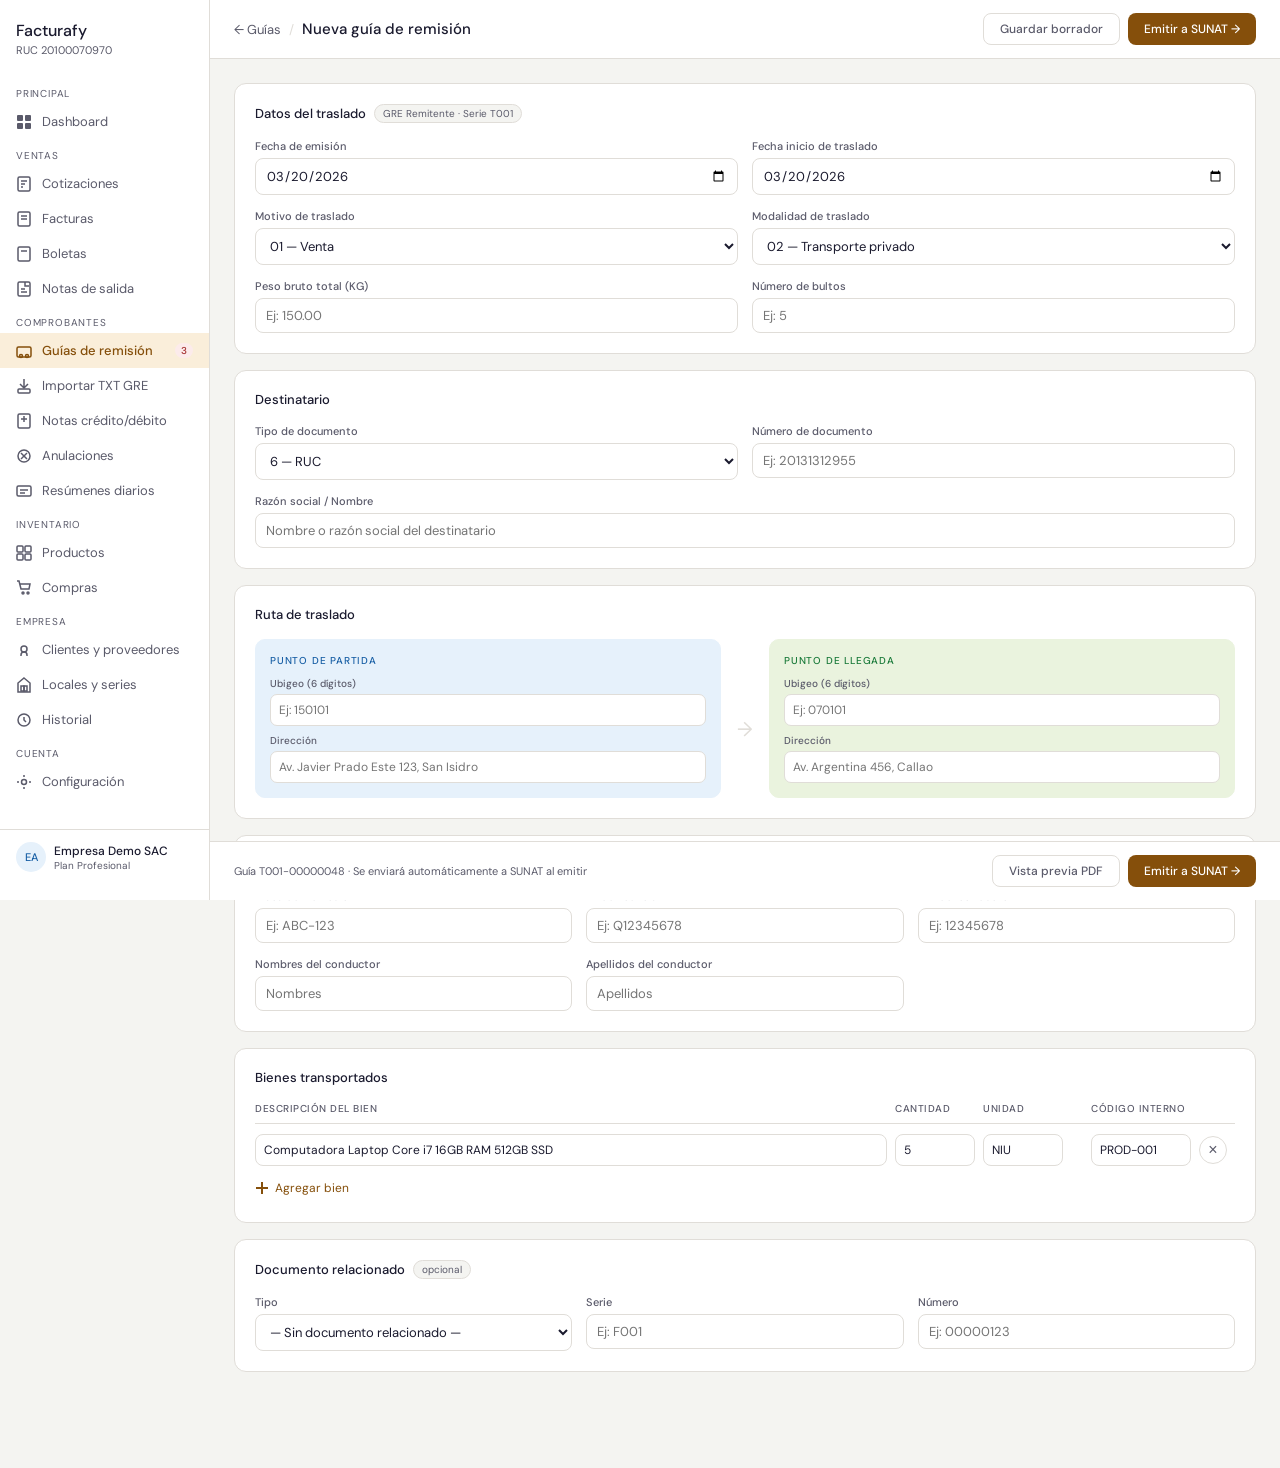
<file: guia.html>
<!DOCTYPE html>
<html lang="es">
<head>
<meta charset="UTF-8">
<meta name="viewport" content="width=device-width, initial-scale=1.0">
<title>Nueva Guía de Remisión — Facturafy</title>
<link href="https://fonts.googleapis.com/css2?family=DM+Sans:wght@300;400;500&display=swap" rel="stylesheet">
<style>
* { box-sizing: border-box; margin: 0; padding: 0; }
:root {
  --azul: #185FA5; --azul-dark: #0C447C; --azul-light: #E6F1FB;
  --verde: #1a7a3a; --verde-light: #EAF3DE;
  --rojo: #A32D2D; --rojo-light: #FCEBEB;
  --amarillo: #854F0B; --amarillo-light: #FAEEDA;
  --gris-bg: #F4F4F1; --gris-borde: #E0DDD8;
  --gris-texto: #5a5a6a; --texto: #1a1a2e; --blanco: #ffffff;
  --sidebar-w: 210px;
}
body { font-family: 'DM Sans', sans-serif; background: var(--gris-bg); color: var(--texto); font-size: 13px; }
.layout { display: flex; min-height: 100vh; }
.sidebar { background: var(--blanco); border-right: 1px solid var(--gris-borde); display: flex; flex-direction: column; padding: 16px 0; width: var(--sidebar-w); min-width: var(--sidebar-w); height: 100vh; position: fixed; top: 0; left: 0; overflow-y: auto; }
.sidebar-brand { padding: 4px 16px 20px; }
.sidebar-brand .nombre { font-size: 16px; font-weight: 500; }
.sidebar-brand .ruc { font-size: 11px; color: var(--gris-texto); margin-top: 2px; }
.sidebar-section { font-size: 10px; color: var(--gris-texto); padding: 0 16px; margin: 10px 0 4px; letter-spacing: 0.08em; text-transform: uppercase; }
.sidebar-item { display: flex; align-items: center; gap: 10px; padding: 9px 16px; color: var(--gris-texto); cursor: pointer; text-decoration: none; transition: background 0.15s; font-size: 13px; }
.sidebar-item:hover { background: var(--gris-bg); color: var(--texto); }
.sidebar-item.active { background: var(--amarillo-light); color: var(--amarillo); font-weight: 500; }
.sidebar-item .badge { margin-left: auto; background: var(--rojo-light); color: var(--rojo); font-size: 10px; padding: 1px 6px; border-radius: 20px; }
.sidebar-bottom { margin-top: auto; padding: 12px 16px; border-top: 1px solid var(--gris-borde); }
.avatar { width: 30px; height: 30px; border-radius: 50%; background: var(--azul-light); color: var(--azul); font-size: 11px; font-weight: 500; display: flex; align-items: center; justify-content: center; flex-shrink: 0; }
.main { margin-left: var(--sidebar-w); flex: 1; display: flex; flex-direction: column; min-width: 0; }
.topbar { background: var(--blanco); border-bottom: 1px solid var(--gris-borde); padding: 13px 24px; display: flex; align-items: center; justify-content: space-between; position: sticky; top: 0; z-index: 10; }
.topbar-left { display: flex; align-items: center; gap: 8px; font-size: 13px; }
.back { color: var(--gris-texto); text-decoration: none; }
.back:hover { color: var(--texto); }
.sep { color: var(--gris-borde); }
.topbar-titulo { font-size: 15px; font-weight: 500; }
.content { padding: 24px; flex: 1; padding-bottom: 80px; }
.btn { padding: 7px 16px; border-radius: 8px; font-size: 12px; font-weight: 500; cursor: pointer; border: none; font-family: 'DM Sans', sans-serif; text-decoration: none; display: inline-block; transition: background 0.15s; }
.btn-primary { background: var(--amarillo); color: white; }
.btn-primary:hover { background: #633806; }
.btn-ghost { background: none; border: 1px solid var(--gris-borde); color: var(--gris-texto); }
.btn-ghost:hover { background: var(--gris-bg); }
.card { background: var(--blanco); border: 1px solid var(--gris-borde); border-radius: 12px; padding: 20px; margin-bottom: 16px; }
.card-titulo { font-size: 13px; font-weight: 500; margin-bottom: 16px; display: flex; align-items: center; gap: 8px; }
.tag { font-size: 10px; background: var(--gris-bg); color: var(--gris-texto); padding: 2px 8px; border-radius: 20px; font-weight: 400; border: 1px solid var(--gris-borde); }
.form-grid { display: grid; grid-template-columns: 1fr 1fr; gap: 14px; }
.form-grid-3 { display: grid; grid-template-columns: 1fr 1fr 1fr; gap: 14px; }
.field { display: flex; flex-direction: column; gap: 5px; }
.field.full { grid-column: 1 / -1; }
.field label { font-size: 11px; font-weight: 500; color: var(--gris-texto); }
.field input, .field select { padding: 8px 10px; border: 1px solid var(--gris-borde); border-radius: 8px; font-size: 13px; font-family: 'DM Sans', sans-serif; color: var(--texto); background: var(--blanco); width: 100%; }
.field input:focus, .field select:focus { outline: none; border-color: var(--amarillo); box-shadow: 0 0 0 3px rgba(133,79,11,0.1); }
.field .hint { font-size: 10px; color: var(--gris-texto); }
.ruta-grid { display: grid; grid-template-columns: 1fr 48px 1fr; gap: 0; align-items: center; }
.ruta-arrow { display: flex; align-items: center; justify-content: center; color: var(--gris-borde); font-size: 20px; padding-top: 20px; }
.ruta-box { background: var(--gris-bg); border: 1px solid var(--gris-borde); border-radius: 10px; padding: 14px; }
.ruta-box.partida { border-color: var(--azul-light); background: var(--azul-light); }
.ruta-box.llegada { border-color: var(--verde-light); background: var(--verde-light); }
.ruta-label { font-size: 10px; font-weight: 500; text-transform: uppercase; letter-spacing: 0.08em; margin-bottom: 10px; }
.ruta-box.partida .ruta-label { color: var(--azul); }
.ruta-box.llegada .ruta-label { color: var(--verde); }
.ruta-field { display: flex; flex-direction: column; gap: 4px; margin-bottom: 8px; }
.ruta-field:last-child { margin-bottom: 0; }
.ruta-field label { font-size: 10px; font-weight: 500; color: var(--gris-texto); }
.ruta-field input { padding: 7px 8px; border: 1px solid var(--gris-borde); border-radius: 7px; font-size: 12px; font-family: 'DM Sans', sans-serif; color: var(--texto); background: var(--blanco); width: 100%; }
.ruta-field input:focus { outline: none; border-color: var(--azul); }
.items-header { display: grid; grid-template-columns: 2fr 80px 100px 100px 36px; gap: 8px; padding: 0 0 8px; border-bottom: 1px solid var(--gris-borde); margin-bottom: 10px; }
.items-header span { font-size: 10px; font-weight: 500; color: var(--gris-texto); text-transform: uppercase; letter-spacing: 0.05em; }
.item-row { display: grid; grid-template-columns: 2fr 80px 100px 100px 36px; gap: 8px; align-items: center; margin-bottom: 8px; }
.item-row input { padding: 7px 8px; border: 1px solid var(--gris-borde); border-radius: 8px; font-size: 12px; font-family: 'DM Sans', sans-serif; color: var(--texto); background: var(--blanco); width: 100%; }
.item-row input:focus { outline: none; border-color: var(--amarillo); }
.del-btn { width: 28px; height: 28px; border-radius: 50%; border: 1px solid var(--gris-borde); background: none; color: var(--gris-texto); font-size: 16px; cursor: pointer; display: flex; align-items: center; justify-content: center; transition: all 0.15s; }
.del-btn:hover { background: var(--rojo-light); color: var(--rojo); border-color: transparent; }
.add-btn { display: flex; align-items: center; gap: 6px; font-size: 12px; color: var(--amarillo); background: none; border: none; cursor: pointer; padding: 6px 0; font-family: 'DM Sans', sans-serif; margin-top: 4px; }
.bottom-bar { background: var(--blanco); border-top: 1px solid var(--gris-borde); padding: 13px 24px; display: flex; align-items: center; justify-content: space-between; position: fixed; bottom: 0; left: var(--sidebar-w); right: 0; z-index: 10; }
.bottom-info { font-size: 11px; color: var(--gris-texto); }
</style>
</head>
<body>
<div class="layout">

    <aside class="sidebar">
    <div class="sidebar-brand">
      <div class="nombre">Facturafy</div>
      <div class="ruc">RUC 20100070970</div>
    </div>

    <div class="sidebar-section">Principal</div>
    <a href="dashboard.html" class="sidebar-item">
      <svg width="16" height="16" viewBox="0 0 16 16" fill="currentColor"><rect x="1" y="1" width="6" height="6" rx="1"/><rect x="9" y="1" width="6" height="6" rx="1"/><rect x="1" y="9" width="6" height="6" rx="1"/><rect x="9" y="9" width="6" height="6" rx="1"/></svg>
      Dashboard
    </a>

    <div class="sidebar-section">Ventas</div>
    <a href="cotizaciones.html" class="sidebar-item">
      <svg width="16" height="16" viewBox="0 0 16 16" fill="none" stroke="currentColor" stroke-width="1.5"><rect x="2" y="1" width="12" height="14" rx="1.5"/><line x1="5" y1="5" x2="11" y2="5"/><line x1="5" y1="8" x2="9" y2="8"/><line x1="5" y1="11" x2="7" y2="11"/></svg>
      Cotizaciones
    </a>
    <a href="factura.html" class="sidebar-item">
      <svg width="16" height="16" viewBox="0 0 16 16" fill="none" stroke="currentColor" stroke-width="1.5"><rect x="2" y="1" width="12" height="14" rx="1.5"/><line x1="5" y1="5" x2="11" y2="5"/><line x1="5" y1="8" x2="11" y2="8"/></svg>
      Facturas
    </a>
    <a href="boleta.html" class="sidebar-item">
      <svg width="16" height="16" viewBox="0 0 16 16" fill="none" stroke="currentColor" stroke-width="1.5"><rect x="2" y="1" width="12" height="14" rx="1.5"/><line x1="5" y1="5" x2="11" y2="5"/></svg>
      Boletas
    </a>
    <a href="notas-salidas.html" class="sidebar-item">
      <svg width="16" height="16" viewBox="0 0 16 16" fill="none" stroke="currentColor" stroke-width="1.5"><rect x="2" y="1" width="12" height="14" rx="1.5"/><path d="M9 8H5M11 11H5"/><path d="M9 1v4h4"/></svg>
      Notas de salida
    </a>

    <div class="sidebar-section">Comprobantes</div>
    <a href="guia.html" class="sidebar-item">
      <svg width="16" height="16" viewBox="0 0 16 16" fill="none" stroke="currentColor" stroke-width="1.5"><rect x="1" y="4" width="14" height="10" rx="1.5"/><circle cx="5" cy="13" r="1.5"/><circle cx="11" cy="13" r="1.5"/></svg>
      Guías de remisión
      <span class="badge">3</span>
    </a>
    <a href="importar-gre.html" class="sidebar-item">
      <svg width="16" height="16" viewBox="0 0 16 16" fill="none" stroke="currentColor" stroke-width="1.5"><path d="M8 1v9M4 6l4 4 4-4"/><rect x="2" y="11" width="12" height="4" rx="1"/></svg>
      Importar TXT GRE
    </a>
    <a href="notas.html" class="sidebar-item">
      <svg width="16" height="16" viewBox="0 0 16 16" fill="none" stroke="currentColor" stroke-width="1.5"><rect x="2" y="1" width="12" height="14" rx="1.5"/><line x1="5" y1="6" x2="11" y2="6"/><line x1="8" y1="3" x2="8" y2="9"/></svg>
      Notas crédito/débito
    </a>
    <a href="anulaciones.html" class="sidebar-item">
      <svg width="16" height="16" viewBox="0 0 16 16" fill="none" stroke="currentColor" stroke-width="1.5"><circle cx="8" cy="8" r="6"/><line x1="5" y1="5" x2="11" y2="11"/><line x1="11" y1="5" x2="5" y2="11"/></svg>
      Anulaciones
    </a>
    <a href="resumenes.html" class="sidebar-item">
      <svg width="16" height="16" viewBox="0 0 16 16" fill="none" stroke="currentColor" stroke-width="1.5"><rect x="1" y="3" width="14" height="10" rx="1.5"/><line x1="4" y1="7" x2="12" y2="7"/><line x1="4" y1="10" x2="9" y2="10"/></svg>
      Resúmenes diarios
    </a>

    <div class="sidebar-section">Inventario</div>
    <a href="productos.html" class="sidebar-item">
      <svg width="16" height="16" viewBox="0 0 16 16" fill="none" stroke="currentColor" stroke-width="1.5"><rect x="1" y="1" width="6" height="6" rx="1"/><rect x="9" y="1" width="6" height="6" rx="1"/><rect x="1" y="9" width="6" height="6" rx="1"/><rect x="9" y="9" width="6" height="6" rx="1"/></svg>
      Productos
    </a>
    <a href="compras.html" class="sidebar-item">
      <svg width="16" height="16" viewBox="0 0 16 16" fill="none" stroke="currentColor" stroke-width="1.5"><path d="M1 1h2l2 8h8l1-5H4"/><circle cx="7" cy="13" r="1"/><circle cx="12" cy="13" r="1"/></svg>
      Compras
    </a>

    <div class="sidebar-section">Empresa</div>
    <a href="clientes.html" class="sidebar-item">
      <svg width="16" height="16" viewBox="0 0 16 16" fill="none" stroke="currentColor" stroke-width="1.5"><path d="M11 14v-1a3 3 0 00-6 0v1"/><circle cx="8" cy="7" r="3"/></svg>
      Clientes y proveedores
    </a>
    <a href="locales.html" class="sidebar-item">
      <svg width="16" height="16" viewBox="0 0 16 16" fill="none" stroke="currentColor" stroke-width="1.5"><path d="M8 1l6 5v9H2V6z"/><rect x="5" y="9" width="3" height="5"/><rect x="8" y="9" width="3" height="5"/></svg>
      Locales y series
    </a>
    <a href="historial.html" class="sidebar-item">
      <svg width="16" height="16" viewBox="0 0 16 16" fill="none" stroke="currentColor" stroke-width="1.5"><circle cx="8" cy="8" r="6"/><polyline points="8,5 8,8 10,10"/></svg>
      Historial
    </a>

    <div class="sidebar-section">Cuenta</div>
    <a href="config.html" class="sidebar-item">
      <svg width="16" height="16" viewBox="0 0 16 16" fill="none" stroke="currentColor" stroke-width="1.5"><circle cx="8" cy="8" r="2.5"/><path d="M8 1v2M8 13v2M1 8h2M13 8h2"/></svg>
      Configuración
    </a>

    <div class="sidebar-bottom">
      <div style="display:flex;align-items:center;gap:8px">
        <div class="avatar">EA</div>
        <div>
          <div style="font-size:12px;font-weight:500">Empresa Demo SAC</div>
          <div style="font-size:10px;color:var(--gris-texto)">Plan Profesional</div>
        </div>
      </div>
    </div>
  </aside>

  <div class="main">
    <div class="topbar">
      <div class="topbar-left">
        <a href="dashboard.html" class="back">← Guías</a>
        <span class="sep">/</span>
        <span class="topbar-titulo">Nueva guía de remisión</span>
      </div>
      <div style="display:flex;gap:8px">
        <button class="btn btn-ghost">Guardar borrador</button>
        <button class="btn btn-primary" onclick="emitir()">Emitir a SUNAT →</button>
      </div>
    </div>

    <div class="content">

      <div class="card">
        <div class="card-titulo">
          Datos del traslado
          <span class="tag">GRE Remitente · Serie T001</span>
        </div>
        <div class="form-grid">
          <div class="field">
            <label>Fecha de emisión</label>
            <input type="date" value="2026-03-20"/>
          </div>
          <div class="field">
            <label>Fecha inicio de traslado</label>
            <input type="date" value="2026-03-20"/>
          </div>
          <div class="field">
            <label>Motivo de traslado</label>
            <select>
              <option value="01">01 — Venta</option>
              <option value="02">02 — Compra</option>
              <option value="04">04 — Traslado entre establecimientos</option>
              <option value="08">08 — Importación</option>
              <option value="09">09 — Exportación</option>
              <option value="13">13 — Otros</option>
            </select>
          </div>
          <div class="field">
            <label>Modalidad de traslado</label>
            <select id="modalidad" onchange="toggleTransportista()">
              <option value="02">02 — Transporte privado</option>
              <option value="01">01 — Transporte público</option>
            </select>
          </div>
          <div class="field">
            <label>Peso bruto total (KG)</label>
            <input type="number" placeholder="Ej: 150.00" step="0.01"/>
          </div>
          <div class="field">
            <label>Número de bultos</label>
            <input type="number" placeholder="Ej: 5"/>
          </div>
        </div>
      </div>

      <div class="card">
        <div class="card-titulo">Destinatario</div>
        <div class="form-grid">
          <div class="field">
            <label>Tipo de documento</label>
            <select>
              <option>6 — RUC</option>
              <option>1 — DNI</option>
            </select>
          </div>
          <div class="field">
            <label>Número de documento</label>
            <input type="text" placeholder="Ej: 20131312955"/>
          </div>
          <div class="field full">
            <label>Razón social / Nombre</label>
            <input type="text" placeholder="Nombre o razón social del destinatario"/>
          </div>
        </div>
      </div>

      <div class="card">
        <div class="card-titulo">Ruta de traslado</div>
        <div class="ruta-grid">
          <div class="ruta-box partida">
            <div class="ruta-label">Punto de partida</div>
            <div class="ruta-field">
              <label>Ubigeo (6 dígitos)</label>
              <input type="text" placeholder="Ej: 150101" maxlength="6"/>
            </div>
            <div class="ruta-field">
              <label>Dirección</label>
              <input type="text" placeholder="Av. Javier Prado Este 123, San Isidro"/>
            </div>
          </div>
          <div class="ruta-arrow">→</div>
          <div class="ruta-box llegada">
            <div class="ruta-label">Punto de llegada</div>
            <div class="ruta-field">
              <label>Ubigeo (6 dígitos)</label>
              <input type="text" placeholder="Ej: 070101" maxlength="6"/>
            </div>
            <div class="ruta-field">
              <label>Dirección</label>
              <input type="text" placeholder="Av. Argentina 456, Callao"/>
            </div>
          </div>
        </div>
      </div>

      <div class="card">
        <div class="card-titulo">Vehículo y conductor</div>
        <div class="form-grid-3">
          <div class="field">
            <label>Placa del vehículo</label>
            <input type="text" placeholder="Ej: ABC-123"/>
          </div>
          <div class="field">
            <label>N° de licencia</label>
            <input type="text" placeholder="Ej: Q12345678"/>
          </div>
          <div class="field">
            <label>DNI del conductor</label>
            <input type="text" placeholder="Ej: 12345678" maxlength="8"/>
          </div>
          <div class="field">
            <label>Nombres del conductor</label>
            <input type="text" placeholder="Nombres"/>
          </div>
          <div class="field">
            <label>Apellidos del conductor</label>
            <input type="text" placeholder="Apellidos"/>
          </div>
        </div>
      </div>

      <div class="card" id="card-transportista" style="display:none">
        <div class="card-titulo">
          Transportista
          <span class="tag">Requerido en transporte público</span>
        </div>
        <div class="form-grid">
          <div class="field">
            <label>RUC del transportista</label>
            <input type="text" placeholder="RUC registrado en MTC"/>
          </div>
          <div class="field">
            <label>Razón social</label>
            <input type="text" placeholder="Nombre del transportista"/>
          </div>
        </div>
      </div>

      <div class="card">
        <div class="card-titulo">Bienes transportados</div>
        <div class="items-header">
          <span>Descripción del bien</span>
          <span>Cantidad</span>
          <span>Unidad</span>
          <span>Código interno</span>
          <span></span>
        </div>
        <div id="items">
          <div class="item-row">
            <input type="text" value="Computadora Laptop Core i7 16GB RAM 512GB SSD"/>
            <input type="number" value="5" min="1"/>
            <input type="text" value="NIU" style="max-width:80px"/>
            <input type="text" value="PROD-001"/>
            <button class="del-btn" onclick="eliminarItem(this)">×</button>
          </div>
        </div>
        <button class="add-btn" onclick="agregarItem()">
          <svg width="14" height="14" viewBox="0 0 14 14" fill="none" stroke="currentColor" stroke-width="2"><line x1="7" y1="1" x2="7" y2="13"/><line x1="1" y1="7" x2="13" y2="7"/></svg>
          Agregar bien
        </button>
      </div>

      <div class="card">
        <div class="card-titulo">Documento relacionado <span class="tag">opcional</span></div>
        <div class="form-grid-3">
          <div class="field">
            <label>Tipo</label>
            <select>
              <option value="">— Sin documento relacionado —</option>
              <option value="01">01 — Factura</option>
              <option value="03">03 — Boleta</option>
              <option value="09">09 — Guía de remisión</option>
            </select>
          </div>
          <div class="field">
            <label>Serie</label>
            <input type="text" placeholder="Ej: F001"/>
          </div>
          <div class="field">
            <label>Número</label>
            <input type="text" placeholder="Ej: 00000123"/>
          </div>
        </div>
      </div>

    </div>

    <div class="bottom-bar">
      <div class="bottom-info">Guía T001-00000048 · Se enviará automáticamente a SUNAT al emitir</div>
      <div style="display:flex;gap:8px">
        <button class="btn btn-ghost">Vista previa PDF</button>
        <button class="btn btn-primary" onclick="emitir()">Emitir a SUNAT →</button>
      </div>
    </div>
  </div>
</div>

<script>
function toggleTransportista() {
  var modal = document.getElementById('modalidad').value;
  document.getElementById('card-transportista').style.display =
    modal === '01' ? 'block' : 'none';
}
function agregarItem() {
  var div = document.createElement('div');
  div.className = 'item-row';
  div.innerHTML =
    '<input type="text" placeholder="Descripción del bien"/>' +
    '<input type="number" value="1" min="1"/>' +
    '<input type="text" value="NIU"/>' +
    '<input type="text" placeholder="Código interno"/>' +
    '<button class="del-btn" onclick="eliminarItem(this)">×</button>';
  document.getElementById('items').appendChild(div);
}
function eliminarItem(btn) {
  var rows = document.querySelectorAll('.item-row');
  if (rows.length <= 1) { alert('Debe haber al menos un bien.'); return; }
  btn.closest('.item-row').remove();
}
function emitir() {
  alert('Guía T001-00000048 enviada a SUNAT exitosamente.\nEstado: ACEPTADO\nCódigo: 0');
}
</script>
  <script>
    (function() {
      var page = location.pathname.split('/').pop() || 'dashboard.html';
      document.querySelectorAll('.sidebar-item').forEach(function(a) {
        if (a.getAttribute('href') === page) a.classList.add('active');
      });
    })();
  </script>
</body>
</html>
</file>
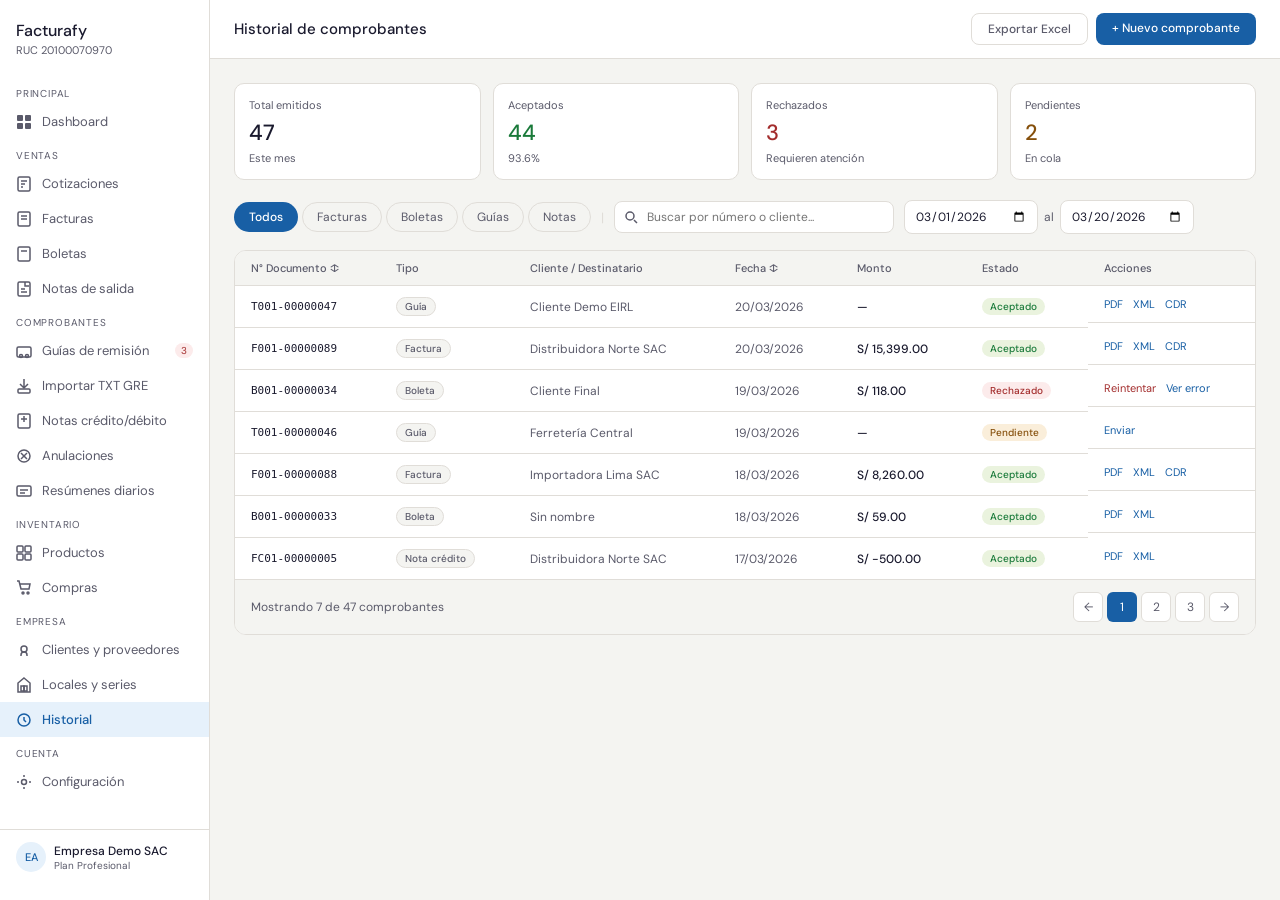
<file: historial.html>
<!DOCTYPE html>
<html lang="es">
<head>
<meta charset="UTF-8">
<meta name="viewport" content="width=device-width, initial-scale=1.0">
<title>Historial — Facturafy</title>
<link href="https://fonts.googleapis.com/css2?family=DM+Sans:wght@300;400;500&display=swap" rel="stylesheet">
<style>
* { box-sizing: border-box; margin: 0; padding: 0; }
:root {
  --azul: #185FA5; --azul-dark: #0C447C; --azul-light: #E6F1FB;
  --verde: #1a7a3a; --verde-light: #EAF3DE;
  --rojo: #A32D2D; --rojo-light: #FCEBEB;
  --amarillo: #854F0B; --amarillo-light: #FAEEDA;
  --gris-bg: #F4F4F1; --gris-borde: #E0DDD8;
  --gris-texto: #5a5a6a; --texto: #1a1a2e; --blanco: #ffffff;
  --sidebar-w: 210px;
}
body { font-family: 'DM Sans', sans-serif; background: var(--gris-bg); color: var(--texto); font-size: 13px; }
.layout { display: flex; min-height: 100vh; }
.sidebar { background: var(--blanco); border-right: 1px solid var(--gris-borde); display: flex; flex-direction: column; padding: 16px 0; width: var(--sidebar-w); min-width: var(--sidebar-w); height: 100vh; position: fixed; top: 0; left: 0; overflow-y: auto; }
.sidebar-brand { padding: 4px 16px 20px; }
.sidebar-brand .nombre { font-size: 16px; font-weight: 500; }
.sidebar-brand .ruc { font-size: 11px; color: var(--gris-texto); margin-top: 2px; }
.sidebar-section { font-size: 10px; color: var(--gris-texto); padding: 0 16px; margin: 10px 0 4px; letter-spacing: 0.08em; text-transform: uppercase; }
.sidebar-item { display: flex; align-items: center; gap: 10px; padding: 9px 16px; color: var(--gris-texto); cursor: pointer; text-decoration: none; transition: background 0.15s; font-size: 13px; }
.sidebar-item:hover { background: var(--gris-bg); color: var(--texto); }
.sidebar-item.active { background: var(--azul-light); color: var(--azul); font-weight: 500; }
.sidebar-item .badge { margin-left: auto; background: var(--rojo-light); color: var(--rojo); font-size: 10px; padding: 1px 6px; border-radius: 20px; }
.sidebar-bottom { margin-top: auto; padding: 12px 16px; border-top: 1px solid var(--gris-borde); }
.avatar { width: 30px; height: 30px; border-radius: 50%; background: var(--azul-light); color: var(--azul); font-size: 11px; font-weight: 500; display: flex; align-items: center; justify-content: center; flex-shrink: 0; }
.main { margin-left: var(--sidebar-w); flex: 1; display: flex; flex-direction: column; min-width: 0; }
.topbar { background: var(--blanco); border-bottom: 1px solid var(--gris-borde); padding: 13px 24px; display: flex; align-items: center; justify-content: space-between; position: sticky; top: 0; z-index: 10; }
.topbar-titulo { font-size: 15px; font-weight: 500; }
.content { padding: 24px; flex: 1; }
.btn { padding: 7px 16px; border-radius: 8px; font-size: 12px; font-weight: 500; cursor: pointer; border: none; font-family: 'DM Sans', sans-serif; text-decoration: none; display: inline-block; transition: background 0.15s; }
.btn-primary { background: var(--azul); color: white; }
.btn-primary:hover { background: var(--azul-dark); }
.btn-ghost { background: none; border: 1px solid var(--gris-borde); color: var(--gris-texto); }
.btn-ghost:hover { background: var(--gris-bg); }
.filtros { display: flex; align-items: center; gap: 10px; margin-bottom: 16px; flex-wrap: wrap; }
.filtro-tabs { display: flex; gap: 4px; }
.tab { padding: 6px 14px; border-radius: 20px; font-size: 12px; cursor: pointer; border: 1px solid var(--gris-borde); color: var(--gris-texto); background: none; font-family: 'DM Sans', sans-serif; transition: all 0.15s; }
.tab.active { background: var(--azul); color: white; border-color: transparent; font-weight: 500; }
.tab:hover:not(.active) { background: var(--gris-bg); }
.filtro-sep { color: var(--gris-borde); }
.search-wrap { position: relative; flex: 1; max-width: 280px; }
.search-wrap input { width: 100%; padding: 7px 10px 7px 32px; border: 1px solid var(--gris-borde); border-radius: 8px; font-size: 12px; font-family: 'DM Sans', sans-serif; color: var(--texto); background: var(--blanco); }
.search-wrap input:focus { outline: none; border-color: var(--azul); }
.search-icon { position: absolute; left: 10px; top: 50%; transform: translateY(-50%); color: var(--gris-texto); }
.fecha-wrap { display: flex; align-items: center; gap: 6px; }
.fecha-wrap input { padding: 7px 10px; border: 1px solid var(--gris-borde); border-radius: 8px; font-size: 12px; font-family: 'DM Sans', sans-serif; color: var(--texto); background: var(--blanco); }
.tabla-wrap { background: var(--blanco); border: 1px solid var(--gris-borde); border-radius: 12px; overflow: hidden; }
table { width: 100%; border-collapse: collapse; }
th { font-size: 11px; font-weight: 500; color: var(--gris-texto); text-align: left; padding: 10px 16px; border-bottom: 1px solid var(--gris-borde); background: var(--gris-bg); cursor: pointer; user-select: none; }
th:hover { color: var(--texto); }
td { font-size: 12px; padding: 11px 16px; border-bottom: 1px solid var(--gris-borde); }
tr:last-child td { border-bottom: none; }
tr:hover td { background: var(--gris-bg); }
.pill { display: inline-block; font-size: 10px; font-weight: 500; padding: 2px 8px; border-radius: 20px; }
.pill-ok { background: var(--verde-light); color: var(--verde); }
.pill-err { background: var(--rojo-light); color: var(--rojo); }
.pill-pend { background: var(--amarillo-light); color: var(--amarillo); }
.pill-gris { background: var(--gris-bg); color: var(--gris-texto); border: 1px solid var(--gris-borde); }
.accion-link { font-size: 11px; color: var(--azul); text-decoration: none; cursor: pointer; background: none; border: none; font-family: 'DM Sans', sans-serif; }
.accion-link:hover { text-decoration: underline; }
.accion-link.danger { color: var(--rojo); }
.paginacion { display: flex; align-items: center; justify-content: space-between; padding: 12px 16px; border-top: 1px solid var(--gris-borde); background: var(--gris-bg); }
.paginacion-info { font-size: 12px; color: var(--gris-texto); }
.paginacion-btns { display: flex; gap: 4px; }
.pag-btn { width: 30px; height: 30px; border-radius: 6px; border: 1px solid var(--gris-borde); background: var(--blanco); font-size: 12px; cursor: pointer; display: flex; align-items: center; justify-content: center; font-family: 'DM Sans', sans-serif; color: var(--gris-texto); }
.pag-btn.active { background: var(--azul); color: white; border-color: transparent; }
.pag-btn:hover:not(.active) { background: var(--gris-bg); }
.resumen { display: grid; grid-template-columns: repeat(4, 1fr); gap: 12px; margin-bottom: 20px; }
.resumen-card { background: var(--blanco); border: 1px solid var(--gris-borde); border-radius: 10px; padding: 14px; }
.resumen-label { font-size: 11px; color: var(--gris-texto); margin-bottom: 6px; }
.resumen-val { font-size: 22px; font-weight: 500; }
.resumen-sub { font-size: 11px; color: var(--gris-texto); margin-top: 4px; }
</style>
</head>
<body>
<div class="layout">

    <aside class="sidebar">
    <div class="sidebar-brand">
      <div class="nombre">Facturafy</div>
      <div class="ruc">RUC 20100070970</div>
    </div>

    <div class="sidebar-section">Principal</div>
    <a href="dashboard.html" class="sidebar-item">
      <svg width="16" height="16" viewBox="0 0 16 16" fill="currentColor"><rect x="1" y="1" width="6" height="6" rx="1"/><rect x="9" y="1" width="6" height="6" rx="1"/><rect x="1" y="9" width="6" height="6" rx="1"/><rect x="9" y="9" width="6" height="6" rx="1"/></svg>
      Dashboard
    </a>

    <div class="sidebar-section">Ventas</div>
    <a href="cotizaciones.html" class="sidebar-item">
      <svg width="16" height="16" viewBox="0 0 16 16" fill="none" stroke="currentColor" stroke-width="1.5"><rect x="2" y="1" width="12" height="14" rx="1.5"/><line x1="5" y1="5" x2="11" y2="5"/><line x1="5" y1="8" x2="9" y2="8"/><line x1="5" y1="11" x2="7" y2="11"/></svg>
      Cotizaciones
    </a>
    <a href="factura.html" class="sidebar-item">
      <svg width="16" height="16" viewBox="0 0 16 16" fill="none" stroke="currentColor" stroke-width="1.5"><rect x="2" y="1" width="12" height="14" rx="1.5"/><line x1="5" y1="5" x2="11" y2="5"/><line x1="5" y1="8" x2="11" y2="8"/></svg>
      Facturas
    </a>
    <a href="boleta.html" class="sidebar-item">
      <svg width="16" height="16" viewBox="0 0 16 16" fill="none" stroke="currentColor" stroke-width="1.5"><rect x="2" y="1" width="12" height="14" rx="1.5"/><line x1="5" y1="5" x2="11" y2="5"/></svg>
      Boletas
    </a>
    <a href="notas-salidas.html" class="sidebar-item">
      <svg width="16" height="16" viewBox="0 0 16 16" fill="none" stroke="currentColor" stroke-width="1.5"><rect x="2" y="1" width="12" height="14" rx="1.5"/><path d="M9 8H5M11 11H5"/><path d="M9 1v4h4"/></svg>
      Notas de salida
    </a>

    <div class="sidebar-section">Comprobantes</div>
    <a href="guia.html" class="sidebar-item">
      <svg width="16" height="16" viewBox="0 0 16 16" fill="none" stroke="currentColor" stroke-width="1.5"><rect x="1" y="4" width="14" height="10" rx="1.5"/><circle cx="5" cy="13" r="1.5"/><circle cx="11" cy="13" r="1.5"/></svg>
      Guías de remisión
      <span class="badge">3</span>
    </a>
    <a href="importar-gre.html" class="sidebar-item">
      <svg width="16" height="16" viewBox="0 0 16 16" fill="none" stroke="currentColor" stroke-width="1.5"><path d="M8 1v9M4 6l4 4 4-4"/><rect x="2" y="11" width="12" height="4" rx="1"/></svg>
      Importar TXT GRE
    </a>
    <a href="notas.html" class="sidebar-item">
      <svg width="16" height="16" viewBox="0 0 16 16" fill="none" stroke="currentColor" stroke-width="1.5"><rect x="2" y="1" width="12" height="14" rx="1.5"/><line x1="5" y1="6" x2="11" y2="6"/><line x1="8" y1="3" x2="8" y2="9"/></svg>
      Notas crédito/débito
    </a>
    <a href="anulaciones.html" class="sidebar-item">
      <svg width="16" height="16" viewBox="0 0 16 16" fill="none" stroke="currentColor" stroke-width="1.5"><circle cx="8" cy="8" r="6"/><line x1="5" y1="5" x2="11" y2="11"/><line x1="11" y1="5" x2="5" y2="11"/></svg>
      Anulaciones
    </a>
    <a href="resumenes.html" class="sidebar-item">
      <svg width="16" height="16" viewBox="0 0 16 16" fill="none" stroke="currentColor" stroke-width="1.5"><rect x="1" y="3" width="14" height="10" rx="1.5"/><line x1="4" y1="7" x2="12" y2="7"/><line x1="4" y1="10" x2="9" y2="10"/></svg>
      Resúmenes diarios
    </a>

    <div class="sidebar-section">Inventario</div>
    <a href="productos.html" class="sidebar-item">
      <svg width="16" height="16" viewBox="0 0 16 16" fill="none" stroke="currentColor" stroke-width="1.5"><rect x="1" y="1" width="6" height="6" rx="1"/><rect x="9" y="1" width="6" height="6" rx="1"/><rect x="1" y="9" width="6" height="6" rx="1"/><rect x="9" y="9" width="6" height="6" rx="1"/></svg>
      Productos
    </a>
    <a href="compras.html" class="sidebar-item">
      <svg width="16" height="16" viewBox="0 0 16 16" fill="none" stroke="currentColor" stroke-width="1.5"><path d="M1 1h2l2 8h8l1-5H4"/><circle cx="7" cy="13" r="1"/><circle cx="12" cy="13" r="1"/></svg>
      Compras
    </a>

    <div class="sidebar-section">Empresa</div>
    <a href="clientes.html" class="sidebar-item">
      <svg width="16" height="16" viewBox="0 0 16 16" fill="none" stroke="currentColor" stroke-width="1.5"><path d="M11 14v-1a3 3 0 00-6 0v1"/><circle cx="8" cy="7" r="3"/></svg>
      Clientes y proveedores
    </a>
    <a href="locales.html" class="sidebar-item">
      <svg width="16" height="16" viewBox="0 0 16 16" fill="none" stroke="currentColor" stroke-width="1.5"><path d="M8 1l6 5v9H2V6z"/><rect x="5" y="9" width="3" height="5"/><rect x="8" y="9" width="3" height="5"/></svg>
      Locales y series
    </a>
    <a href="historial.html" class="sidebar-item">
      <svg width="16" height="16" viewBox="0 0 16 16" fill="none" stroke="currentColor" stroke-width="1.5"><circle cx="8" cy="8" r="6"/><polyline points="8,5 8,8 10,10"/></svg>
      Historial
    </a>

    <div class="sidebar-section">Cuenta</div>
    <a href="config.html" class="sidebar-item">
      <svg width="16" height="16" viewBox="0 0 16 16" fill="none" stroke="currentColor" stroke-width="1.5"><circle cx="8" cy="8" r="2.5"/><path d="M8 1v2M8 13v2M1 8h2M13 8h2"/></svg>
      Configuración
    </a>

    <div class="sidebar-bottom">
      <div style="display:flex;align-items:center;gap:8px">
        <div class="avatar">EA</div>
        <div>
          <div style="font-size:12px;font-weight:500">Empresa Demo SAC</div>
          <div style="font-size:10px;color:var(--gris-texto)">Plan Profesional</div>
        </div>
      </div>
    </div>
  </aside>

  <div class="main">
    <div class="topbar">
      <div class="topbar-titulo">Historial de comprobantes</div>
      <div style="display:flex;gap:8px">
        <button class="btn btn-ghost">Exportar Excel</button>
        <a href="factura.html" class="btn btn-primary">+ Nuevo comprobante</a>
      </div>
    </div>

    <div class="content">

      <div class="resumen">
        <div class="resumen-card">
          <div class="resumen-label">Total emitidos</div>
          <div class="resumen-val">47</div>
          <div class="resumen-sub">Este mes</div>
        </div>
        <div class="resumen-card">
          <div class="resumen-label">Aceptados</div>
          <div class="resumen-val" style="color:var(--verde)">44</div>
          <div class="resumen-sub">93.6%</div>
        </div>
        <div class="resumen-card">
          <div class="resumen-label">Rechazados</div>
          <div class="resumen-val" style="color:var(--rojo)">3</div>
          <div class="resumen-sub">Requieren atención</div>
        </div>
        <div class="resumen-card">
          <div class="resumen-label">Pendientes</div>
          <div class="resumen-val" style="color:var(--amarillo)">2</div>
          <div class="resumen-sub">En cola</div>
        </div>
      </div>

      <div class="filtros">
        <div class="filtro-tabs">
          <button class="tab active" onclick="filtrar('todos', this)">Todos</button>
          <button class="tab" onclick="filtrar('factura', this)">Facturas</button>
          <button class="tab" onclick="filtrar('boleta', this)">Boletas</button>
          <button class="tab" onclick="filtrar('guia', this)">Guías</button>
          <button class="tab" onclick="filtrar('nota', this)">Notas</button>
        </div>
        <span class="filtro-sep">|</span>
        <div class="search-wrap">
          <svg class="search-icon" width="14" height="14" viewBox="0 0 14 14" fill="none" stroke="currentColor" stroke-width="1.5"><circle cx="6" cy="6" r="4"/><line x1="10" y1="10" x2="13" y2="13"/></svg>
          <input type="text" placeholder="Buscar por número o cliente..." oninput="buscar(this.value)"/>
        </div>
        <div class="fecha-wrap">
          <input type="date" value="2026-03-01"/>
          <span style="color:var(--gris-texto);font-size:12px">al</span>
          <input type="date" value="2026-03-20"/>
        </div>
      </div>

      <div class="tabla-wrap">
        <table>
          <thead>
            <tr>
              <th>N° Documento ↕</th>
              <th>Tipo</th>
              <th>Cliente / Destinatario</th>
              <th>Fecha ↕</th>
              <th>Monto</th>
              <th>Estado</th>
              <th>Acciones</th>
            </tr>
          </thead>
          <tbody id="tabla-body">
            <tr data-tipo="guia">
              <td style="font-family:monospace;font-size:11px">T001-00000047</td>
              <td><span class="pill pill-gris">Guía</span></td>
              <td style="color:var(--gris-texto)">Cliente Demo EIRL</td>
              <td style="color:var(--gris-texto)">20/03/2026</td>
              <td style="font-weight:500">—</td>
              <td><span class="pill pill-ok">Aceptado</span></td>
              <td style="display:flex;gap:10px;align-items:center">
                <button class="accion-link">PDF</button>
                <button class="accion-link">XML</button>
                <button class="accion-link">CDR</button>
              </td>
            </tr>
            <tr data-tipo="factura">
              <td style="font-family:monospace;font-size:11px">F001-00000089</td>
              <td><span class="pill pill-gris">Factura</span></td>
              <td style="color:var(--gris-texto)">Distribuidora Norte SAC</td>
              <td style="color:var(--gris-texto)">20/03/2026</td>
              <td style="font-weight:500">S/ 15,399.00</td>
              <td><span class="pill pill-ok">Aceptado</span></td>
              <td style="display:flex;gap:10px;align-items:center">
                <button class="accion-link">PDF</button>
                <button class="accion-link">XML</button>
                <button class="accion-link">CDR</button>
              </td>
            </tr>
            <tr data-tipo="boleta">
              <td style="font-family:monospace;font-size:11px">B001-00000034</td>
              <td><span class="pill pill-gris">Boleta</span></td>
              <td style="color:var(--gris-texto)">Cliente Final</td>
              <td style="color:var(--gris-texto)">19/03/2026</td>
              <td style="font-weight:500">S/ 118.00</td>
              <td><span class="pill pill-err">Rechazado</span></td>
              <td style="display:flex;gap:10px;align-items:center">
                <button class="accion-link danger">Reintentar</button>
                <button class="accion-link">Ver error</button>
              </td>
            </tr>
            <tr data-tipo="guia">
              <td style="font-family:monospace;font-size:11px">T001-00000046</td>
              <td><span class="pill pill-gris">Guía</span></td>
              <td style="color:var(--gris-texto)">Ferretería Central</td>
              <td style="color:var(--gris-texto)">19/03/2026</td>
              <td style="font-weight:500">—</td>
              <td><span class="pill pill-pend">Pendiente</span></td>
              <td style="display:flex;gap:10px;align-items:center">
                <button class="accion-link">Enviar</button>
              </td>
            </tr>
            <tr data-tipo="factura">
              <td style="font-family:monospace;font-size:11px">F001-00000088</td>
              <td><span class="pill pill-gris">Factura</span></td>
              <td style="color:var(--gris-texto)">Importadora Lima SAC</td>
              <td style="color:var(--gris-texto)">18/03/2026</td>
              <td style="font-weight:500">S/ 8,260.00</td>
              <td><span class="pill pill-ok">Aceptado</span></td>
              <td style="display:flex;gap:10px;align-items:center">
                <button class="accion-link">PDF</button>
                <button class="accion-link">XML</button>
                <button class="accion-link">CDR</button>
              </td>
            </tr>
            <tr data-tipo="boleta">
              <td style="font-family:monospace;font-size:11px">B001-00000033</td>
              <td><span class="pill pill-gris">Boleta</span></td>
              <td style="color:var(--gris-texto)">Sin nombre</td>
              <td style="color:var(--gris-texto)">18/03/2026</td>
              <td style="font-weight:500">S/ 59.00</td>
              <td><span class="pill pill-ok">Aceptado</span></td>
              <td style="display:flex;gap:10px;align-items:center">
                <button class="accion-link">PDF</button>
                <button class="accion-link">XML</button>
              </td>
            </tr>
            <tr data-tipo="nota">
              <td style="font-family:monospace;font-size:11px">FC01-00000005</td>
              <td><span class="pill pill-gris">Nota crédito</span></td>
              <td style="color:var(--gris-texto)">Distribuidora Norte SAC</td>
              <td style="color:var(--gris-texto)">17/03/2026</td>
              <td style="font-weight:500">S/ -500.00</td>
              <td><span class="pill pill-ok">Aceptado</span></td>
              <td style="display:flex;gap:10px;align-items:center">
                <button class="accion-link">PDF</button>
                <button class="accion-link">XML</button>
              </td>
            </tr>
          </tbody>
        </table>
        <div class="paginacion">
          <div class="paginacion-info">Mostrando 7 de 47 comprobantes</div>
          <div class="paginacion-btns">
            <button class="pag-btn">←</button>
            <button class="pag-btn active">1</button>
            <button class="pag-btn">2</button>
            <button class="pag-btn">3</button>
            <button class="pag-btn">→</button>
          </div>
        </div>
      </div>

    </div>
  </div>
</div>

<script>
function filtrar(tipo, btn) {
  document.querySelectorAll('.tab').forEach(function(t) { t.classList.remove('active'); });
  btn.classList.add('active');
  var rows = document.querySelectorAll('#tabla-body tr');
  rows.forEach(function(row) {
    row.style.display = (tipo === 'todos' || row.dataset.tipo === tipo) ? '' : 'none';
  });
}
function buscar(val) {
  var rows = document.querySelectorAll('#tabla-body tr');
  val = val.toLowerCase();
  rows.forEach(function(row) {
    row.style.display = row.textContent.toLowerCase().includes(val) ? '' : 'none';
  });
}
</script>
  <script>
    (function() {
      var page = location.pathname.split('/').pop() || 'dashboard.html';
      document.querySelectorAll('.sidebar-item').forEach(function(a) {
        if (a.getAttribute('href') === page) a.classList.add('active');
      });
    })();
  </script>
</body>
</html>
</file>
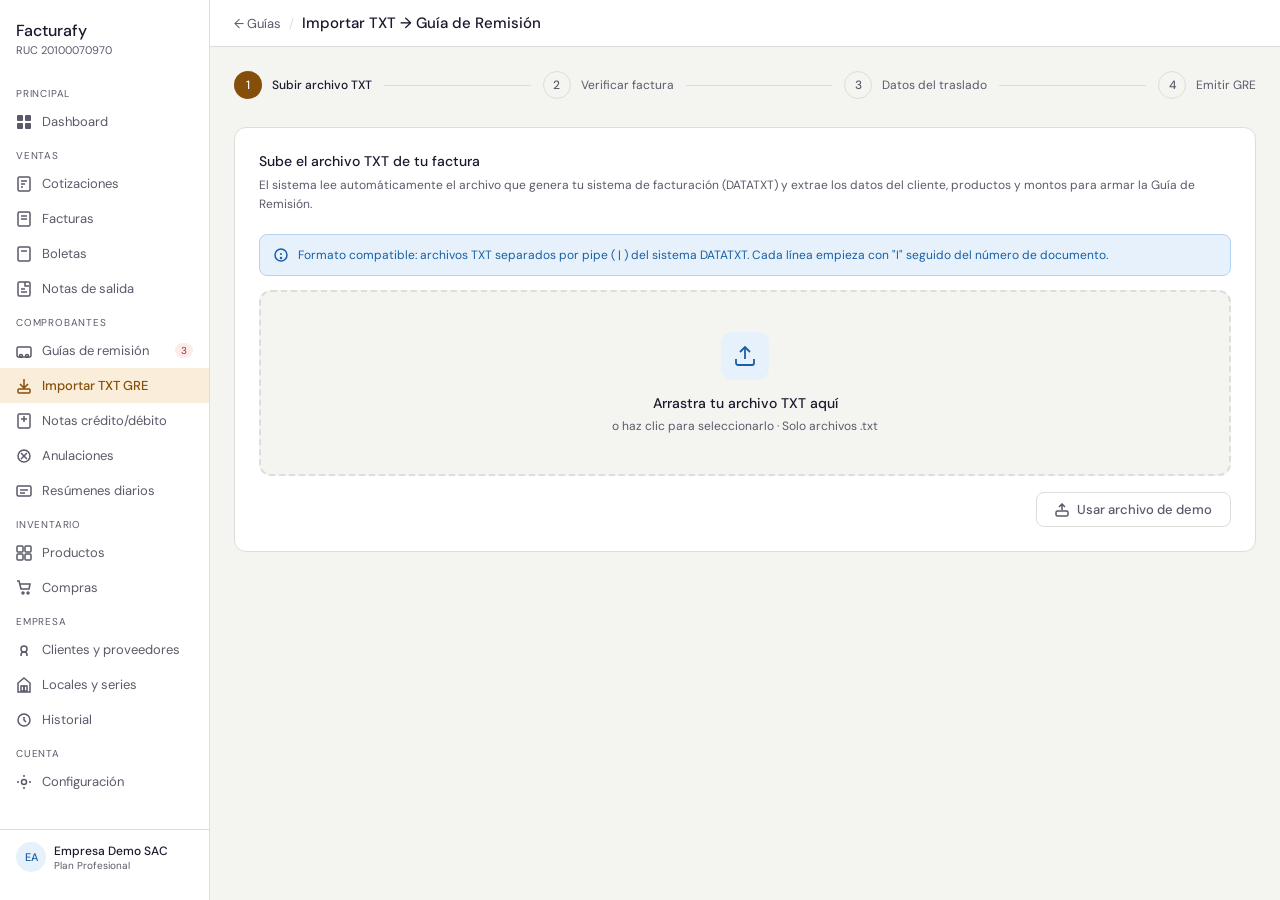
<file: importar-gre.html>
<!DOCTYPE html>
<html lang="es">

<head>
  <meta charset="UTF-8">
  <meta name="viewport" content="width=device-width, initial-scale=1.0">
  <title>Importar TXT → Guía de Remisión — Facturafy</title>
  <link href="https://fonts.googleapis.com/css2?family=DM+Sans:wght@300;400;500&display=swap" rel="stylesheet">
  <style>
    * {
      box-sizing: border-box;
      margin: 0;
      padding: 0;
    }

    :root {
      --azul: #185FA5;
      --azul-dark: #0C447C;
      --azul-light: #E6F1FB;
      --verde: #1a7a3a;
      --verde-light: #EAF3DE;
      --rojo: #A32D2D;
      --rojo-light: #FCEBEB;
      --amarillo: #854F0B;
      --amarillo-light: #FAEEDA;
      --gris-bg: #F4F4F1;
      --gris-borde: #E0DDD8;
      --gris-texto: #5a5a6a;
      --texto: #1a1a2e;
      --blanco: #ffffff;
      --sidebar-w: 210px;
    }

    body {
      font-family: 'DM Sans', sans-serif;
      background: var(--gris-bg);
      color: var(--texto);
      font-size: 13px;
    }

    .layout {
      display: flex;
      min-height: 100vh;
    }

    .sidebar {
      background: var(--blanco);
      border-right: 1px solid var(--gris-borde);
      display: flex;
      flex-direction: column;
      padding: 16px 0;
      width: var(--sidebar-w);
      min-width: var(--sidebar-w);
      height: 100vh;
      position: fixed;
      top: 0;
      left: 0;
      overflow-y: auto;
    }

    .sidebar-brand {
      padding: 4px 16px 20px;
    }

    .sidebar-brand .nombre {
      font-size: 16px;
      font-weight: 500;
    }

    .sidebar-brand .ruc {
      font-size: 11px;
      color: var(--gris-texto);
      margin-top: 2px;
    }

    .sidebar-section {
      font-size: 10px;
      color: var(--gris-texto);
      padding: 0 16px;
      margin: 10px 0 4px;
      letter-spacing: 0.08em;
      text-transform: uppercase;
    }

    .sidebar-item {
      display: flex;
      align-items: center;
      gap: 10px;
      padding: 9px 16px;
      color: var(--gris-texto);
      cursor: pointer;
      text-decoration: none;
      transition: background 0.15s;
      font-size: 13px;
    }

    .sidebar-item:hover {
      background: var(--gris-bg);
      color: var(--texto);
    }

    .sidebar-item.active {
      background: var(--amarillo-light);
      color: var(--amarillo);
      font-weight: 500;
    }

    .sidebar-item .badge {
      margin-left: auto;
      background: var(--rojo-light);
      color: var(--rojo);
      font-size: 10px;
      padding: 1px 6px;
      border-radius: 20px;
    }

    .sidebar-bottom {
      margin-top: auto;
      padding: 12px 16px;
      border-top: 1px solid var(--gris-borde);
    }

    .avatar {
      width: 30px;
      height: 30px;
      border-radius: 50%;
      background: var(--azul-light);
      color: var(--azul);
      font-size: 11px;
      font-weight: 500;
      display: flex;
      align-items: center;
      justify-content: center;
      flex-shrink: 0;
    }

    .main {
      margin-left: var(--sidebar-w);
      flex: 1;
      display: flex;
      flex-direction: column;
      min-width: 0;
    }

    .topbar {
      background: var(--blanco);
      border-bottom: 1px solid var(--gris-borde);
      padding: 13px 24px;
      display: flex;
      align-items: center;
      justify-content: space-between;
      position: sticky;
      top: 0;
      z-index: 10;
    }

    .topbar-left {
      display: flex;
      align-items: center;
      gap: 8px;
    }

    .back {
      color: var(--gris-texto);
      text-decoration: none;
      font-size: 13px;
    }

    .sep {
      color: var(--gris-borde);
    }

    .topbar-titulo {
      font-size: 15px;
      font-weight: 500;
    }

    .content {
      padding: 24px;
      flex: 1;
    }

    .btn {
      padding: 8px 18px;
      border-radius: 8px;
      font-size: 13px;
      font-weight: 500;
      cursor: pointer;
      border: none;
      font-family: 'DM Sans', sans-serif;
      display: inline-flex;
      align-items: center;
      gap: 8px;
      transition: all 0.15s;
    }

    .btn-primary {
      background: var(--amarillo);
      color: white;
    }

    .btn-primary:hover {
      background: #633806;
    }

    .btn-azul {
      background: var(--azul);
      color: white;
    }

    .btn-azul:hover {
      background: var(--azul-dark);
    }

    .btn-ghost {
      background: none;
      border: 1px solid var(--gris-borde);
      color: var(--gris-texto);
    }

    .btn-ghost:hover {
      background: var(--gris-bg);
    }

    .btn-verde {
      background: var(--verde);
      color: white;
    }

    .btn-verde:hover {
      background: #27500A;
    }

    /* STEPS */
    .steps {
      display: flex;
      align-items: center;
      gap: 0;
      margin-bottom: 28px;
    }

    .step-item {
      display: flex;
      align-items: center;
      gap: 10px;
    }

    .step-num {
      width: 28px;
      height: 28px;
      border-radius: 50%;
      display: flex;
      align-items: center;
      justify-content: center;
      font-size: 12px;
      font-weight: 500;
      flex-shrink: 0;
      background: var(--gris-bg);
      color: var(--gris-texto);
      border: 1px solid var(--gris-borde);
    }

    .step-num.active {
      background: var(--amarillo);
      color: white;
      border-color: transparent;
    }

    .step-num.done {
      background: var(--verde);
      color: white;
      border-color: transparent;
    }

    .step-label {
      font-size: 12px;
      color: var(--gris-texto);
      white-space: nowrap;
    }

    .step-label.active {
      color: var(--texto);
      font-weight: 500;
    }

    .step-line {
      flex: 1;
      height: 1px;
      background: var(--gris-borde);
      margin: 0 12px;
      min-width: 30px;
    }

    /* PANEL */
    .panel {
      background: var(--blanco);
      border: 1px solid var(--gris-borde);
      border-radius: 12px;
      padding: 24px;
      margin-bottom: 16px;
    }

    .panel-titulo {
      font-size: 14px;
      font-weight: 500;
      margin-bottom: 6px;
    }

    .panel-desc {
      font-size: 12px;
      color: var(--gris-texto);
      margin-bottom: 20px;
      line-height: 1.6;
    }

    /* UPLOAD ZONE */
    .upload-zone {
      border: 2px dashed var(--gris-borde);
      border-radius: 12px;
      padding: 40px 24px;
      text-align: center;
      cursor: pointer;
      transition: all 0.2s;
      background: var(--gris-bg);
    }

    .upload-zone:hover,
    .upload-zone.drag {
      border-color: var(--azul);
      background: var(--azul-light);
    }

    .upload-zone.done {
      border-color: var(--verde);
      background: var(--verde-light);
      border-style: solid;
    }

    .upload-icon {
      width: 48px;
      height: 48px;
      border-radius: 12px;
      background: var(--azul-light);
      display: flex;
      align-items: center;
      justify-content: center;
      margin: 0 auto 14px;
    }

    .upload-titulo {
      font-size: 14px;
      font-weight: 500;
      margin-bottom: 6px;
    }

    .upload-desc {
      font-size: 12px;
      color: var(--gris-texto);
    }

    /* PREVIEW FACTURA */
    .factura-card {
      background: var(--azul-light);
      border: 1px solid #B5D4F4;
      border-radius: 10px;
      padding: 16px 20px;
      display: flex;
      align-items: center;
      justify-content: space-between;
      margin-bottom: 16px;
    }

    .factura-info {
      display: flex;
      flex-direction: column;
    }

    .factura-num {
      font-size: 16px;
      font-weight: 500;
      color: var(--azul);
    }

    .factura-det {
      font-size: 12px;
      color: var(--gris-texto);
      margin-top: 3px;
    }

    .factura-total {
      text-align: right;
    }

    .factura-monto {
      font-size: 18px;
      font-weight: 500;
      color: var(--azul);
    }

    .factura-items-count {
      font-size: 11px;
      color: var(--gris-texto);
    }

    /* TABLA ITEMS */
    .items-preview {
      background: var(--blanco);
      border: 1px solid var(--gris-borde);
      border-radius: 10px;
      overflow: hidden;
      margin-bottom: 16px;
    }

    .items-preview table {
      width: 100%;
      border-collapse: collapse;
    }

    .items-preview th {
      font-size: 10px;
      font-weight: 500;
      color: var(--gris-texto);
      text-align: left;
      padding: 9px 14px;
      border-bottom: 1px solid var(--gris-borde);
      background: var(--gris-bg);
      text-transform: uppercase;
      letter-spacing: 0.05em;
    }

    .items-preview td {
      font-size: 12px;
      padding: 10px 14px;
      border-bottom: 1px solid var(--gris-borde);
    }

    .items-preview tr:last-child td {
      border-bottom: none;
    }

    /* FORM GRE */
    .form-grid {
      display: grid;
      grid-template-columns: 1fr 1fr;
      gap: 14px;
    }

    .form-grid-3 {
      display: grid;
      grid-template-columns: 1fr 1fr 1fr;
      gap: 14px;
    }

    .field {
      display: flex;
      flex-direction: column;
      gap: 5px;
    }

    .field.full {
      grid-column: 1 / -1;
    }

    .field label {
      font-size: 11px;
      font-weight: 500;
      color: var(--gris-texto);
    }

    .field input,
    .field select {
      padding: 9px 10px;
      border: 1px solid var(--gris-borde);
      border-radius: 8px;
      font-size: 13px;
      font-family: 'DM Sans', sans-serif;
      color: var(--texto);
      background: var(--blanco);
      width: 100%;
    }

    .field input:focus,
    .field select:focus {
      outline: none;
      border-color: var(--amarillo);
      box-shadow: 0 0 0 3px rgba(133, 79, 11, 0.1);
    }

    .field input.auto {
      background: var(--verde-light);
      color: var(--verde);
      font-weight: 500;
    }

    .field .hint {
      font-size: 10px;
      color: var(--gris-texto);
    }

    .campo-auto-badge {
      font-size: 9px;
      background: var(--verde-light);
      color: var(--verde);
      padding: 1px 6px;
      border-radius: 10px;
      font-weight: 500;
    }

    .campo-manual-badge {
      font-size: 9px;
      background: var(--amarillo-light);
      color: var(--amarillo);
      padding: 1px 6px;
      border-radius: 10px;
      font-weight: 500;
    }

    /* RUTA */
    .ruta-grid {
      display: grid;
      grid-template-columns: 1fr 40px 1fr;
      gap: 0;
      align-items: center;
    }

    .ruta-box {
      border-radius: 10px;
      padding: 14px;
    }

    .ruta-box.p {
      background: var(--azul-light);
      border: 1px solid #B5D4F4;
    }

    .ruta-box.l {
      background: var(--verde-light);
      border: 1px solid #C0DD97;
    }

    .ruta-label {
      font-size: 10px;
      font-weight: 700;
      text-transform: uppercase;
      letter-spacing: 0.07em;
      margin-bottom: 10px;
    }

    .ruta-box.p .ruta-label {
      color: var(--azul);
    }

    .ruta-box.l .ruta-label {
      color: var(--verde);
    }

    .ruta-arrow {
      text-align: center;
      font-size: 20px;
      color: var(--gris-borde);
    }

    /* ALERTA */
    .alerta {
      display: flex;
      align-items: flex-start;
      gap: 10px;
      padding: 12px 14px;
      border-radius: 8px;
      font-size: 12px;
      margin-bottom: 14px;
    }

    .alerta.info {
      background: var(--azul-light);
      color: var(--azul);
      border: 1px solid #B5D4F4;
    }

    .alerta.warn {
      background: var(--amarillo-light);
      color: var(--amarillo);
      border: 1px solid rgba(133, 79, 11, 0.2);
    }

    .alerta.ok {
      background: var(--verde-light);
      color: var(--verde);
      border: 1px solid #C0DD97;
    }

    /* RESUMEN FINAL */
    .resumen-grid {
      display: grid;
      grid-template-columns: 1fr 1fr;
      gap: 16px;
    }

    .resumen-card {
      background: var(--gris-bg);
      border-radius: 10px;
      padding: 16px;
    }

    .resumen-titulo {
      font-size: 11px;
      font-weight: 500;
      color: var(--gris-texto);
      text-transform: uppercase;
      letter-spacing: 0.06em;
      margin-bottom: 10px;
    }

    .resumen-fila {
      display: flex;
      justify-content: space-between;
      padding: 6px 0;
      border-bottom: 1px solid var(--gris-borde);
      font-size: 12px;
    }

    .resumen-fila:last-child {
      border-bottom: none;
    }

    .resumen-key {
      color: var(--gris-texto);
    }

    .resumen-val {
      font-weight: 500;
      color: var(--texto);
    }

    .resumen-val.azul {
      color: var(--azul);
    }

    .resumen-val.verde {
      color: var(--verde);
    }

    .section-divider {
      display: flex;
      align-items: center;
      gap: 10px;
      margin: 20px 0 16px;
    }

    .section-divider-line {
      flex: 1;
      height: 1px;
      background: var(--gris-borde);
    }

    .section-divider-label {
      font-size: 11px;
      font-weight: 500;
      color: var(--gris-texto);
      white-space: nowrap;
    }
  </style>
</head>

<body>
  <div class="layout">

      <aside class="sidebar">
    <div class="sidebar-brand">
      <div class="nombre">Facturafy</div>
      <div class="ruc">RUC 20100070970</div>
    </div>

    <div class="sidebar-section">Principal</div>
    <a href="dashboard.html" class="sidebar-item">
      <svg width="16" height="16" viewBox="0 0 16 16" fill="currentColor"><rect x="1" y="1" width="6" height="6" rx="1"/><rect x="9" y="1" width="6" height="6" rx="1"/><rect x="1" y="9" width="6" height="6" rx="1"/><rect x="9" y="9" width="6" height="6" rx="1"/></svg>
      Dashboard
    </a>

    <div class="sidebar-section">Ventas</div>
    <a href="cotizaciones.html" class="sidebar-item">
      <svg width="16" height="16" viewBox="0 0 16 16" fill="none" stroke="currentColor" stroke-width="1.5"><rect x="2" y="1" width="12" height="14" rx="1.5"/><line x1="5" y1="5" x2="11" y2="5"/><line x1="5" y1="8" x2="9" y2="8"/><line x1="5" y1="11" x2="7" y2="11"/></svg>
      Cotizaciones
    </a>
    <a href="factura.html" class="sidebar-item">
      <svg width="16" height="16" viewBox="0 0 16 16" fill="none" stroke="currentColor" stroke-width="1.5"><rect x="2" y="1" width="12" height="14" rx="1.5"/><line x1="5" y1="5" x2="11" y2="5"/><line x1="5" y1="8" x2="11" y2="8"/></svg>
      Facturas
    </a>
    <a href="boleta.html" class="sidebar-item">
      <svg width="16" height="16" viewBox="0 0 16 16" fill="none" stroke="currentColor" stroke-width="1.5"><rect x="2" y="1" width="12" height="14" rx="1.5"/><line x1="5" y1="5" x2="11" y2="5"/></svg>
      Boletas
    </a>
    <a href="notas-salidas.html" class="sidebar-item">
      <svg width="16" height="16" viewBox="0 0 16 16" fill="none" stroke="currentColor" stroke-width="1.5"><rect x="2" y="1" width="12" height="14" rx="1.5"/><path d="M9 8H5M11 11H5"/><path d="M9 1v4h4"/></svg>
      Notas de salida
    </a>

    <div class="sidebar-section">Comprobantes</div>
    <a href="guia.html" class="sidebar-item">
      <svg width="16" height="16" viewBox="0 0 16 16" fill="none" stroke="currentColor" stroke-width="1.5"><rect x="1" y="4" width="14" height="10" rx="1.5"/><circle cx="5" cy="13" r="1.5"/><circle cx="11" cy="13" r="1.5"/></svg>
      Guías de remisión
      <span class="badge">3</span>
    </a>
    <a href="importar-gre.html" class="sidebar-item">
      <svg width="16" height="16" viewBox="0 0 16 16" fill="none" stroke="currentColor" stroke-width="1.5"><path d="M8 1v9M4 6l4 4 4-4"/><rect x="2" y="11" width="12" height="4" rx="1"/></svg>
      Importar TXT GRE
    </a>
    <a href="notas.html" class="sidebar-item">
      <svg width="16" height="16" viewBox="0 0 16 16" fill="none" stroke="currentColor" stroke-width="1.5"><rect x="2" y="1" width="12" height="14" rx="1.5"/><line x1="5" y1="6" x2="11" y2="6"/><line x1="8" y1="3" x2="8" y2="9"/></svg>
      Notas crédito/débito
    </a>
    <a href="anulaciones.html" class="sidebar-item">
      <svg width="16" height="16" viewBox="0 0 16 16" fill="none" stroke="currentColor" stroke-width="1.5"><circle cx="8" cy="8" r="6"/><line x1="5" y1="5" x2="11" y2="11"/><line x1="11" y1="5" x2="5" y2="11"/></svg>
      Anulaciones
    </a>
    <a href="resumenes.html" class="sidebar-item">
      <svg width="16" height="16" viewBox="0 0 16 16" fill="none" stroke="currentColor" stroke-width="1.5"><rect x="1" y="3" width="14" height="10" rx="1.5"/><line x1="4" y1="7" x2="12" y2="7"/><line x1="4" y1="10" x2="9" y2="10"/></svg>
      Resúmenes diarios
    </a>

    <div class="sidebar-section">Inventario</div>
    <a href="productos.html" class="sidebar-item">
      <svg width="16" height="16" viewBox="0 0 16 16" fill="none" stroke="currentColor" stroke-width="1.5"><rect x="1" y="1" width="6" height="6" rx="1"/><rect x="9" y="1" width="6" height="6" rx="1"/><rect x="1" y="9" width="6" height="6" rx="1"/><rect x="9" y="9" width="6" height="6" rx="1"/></svg>
      Productos
    </a>
    <a href="compras.html" class="sidebar-item">
      <svg width="16" height="16" viewBox="0 0 16 16" fill="none" stroke="currentColor" stroke-width="1.5"><path d="M1 1h2l2 8h8l1-5H4"/><circle cx="7" cy="13" r="1"/><circle cx="12" cy="13" r="1"/></svg>
      Compras
    </a>

    <div class="sidebar-section">Empresa</div>
    <a href="clientes.html" class="sidebar-item">
      <svg width="16" height="16" viewBox="0 0 16 16" fill="none" stroke="currentColor" stroke-width="1.5"><path d="M11 14v-1a3 3 0 00-6 0v1"/><circle cx="8" cy="7" r="3"/></svg>
      Clientes y proveedores
    </a>
    <a href="locales.html" class="sidebar-item">
      <svg width="16" height="16" viewBox="0 0 16 16" fill="none" stroke="currentColor" stroke-width="1.5"><path d="M8 1l6 5v9H2V6z"/><rect x="5" y="9" width="3" height="5"/><rect x="8" y="9" width="3" height="5"/></svg>
      Locales y series
    </a>
    <a href="historial.html" class="sidebar-item">
      <svg width="16" height="16" viewBox="0 0 16 16" fill="none" stroke="currentColor" stroke-width="1.5"><circle cx="8" cy="8" r="6"/><polyline points="8,5 8,8 10,10"/></svg>
      Historial
    </a>

    <div class="sidebar-section">Cuenta</div>
    <a href="config.html" class="sidebar-item">
      <svg width="16" height="16" viewBox="0 0 16 16" fill="none" stroke="currentColor" stroke-width="1.5"><circle cx="8" cy="8" r="2.5"/><path d="M8 1v2M8 13v2M1 8h2M13 8h2"/></svg>
      Configuración
    </a>

    <div class="sidebar-bottom">
      <div style="display:flex;align-items:center;gap:8px">
        <div class="avatar">EA</div>
        <div>
          <div style="font-size:12px;font-weight:500">Empresa Demo SAC</div>
          <div style="font-size:10px;color:var(--gris-texto)">Plan Profesional</div>
        </div>
      </div>
    </div>
  </aside>

    <div class="main">
      <div class="topbar">
        <div class="topbar-left">
          <a href="guia.html" class="back">← Guías</a>
          <span class="sep">/</span>
          <span class="topbar-titulo">Importar TXT → Guía de Remisión</span>
        </div>
      </div>

      <div class="content">

        <!-- STEPS -->
        <div class="steps">
          <div class="step-item">
            <div class="step-num active" id="sn1">1</div>
            <span class="step-label active" id="sl1">Subir archivo TXT</span>
          </div>
          <div class="step-line"></div>
          <div class="step-item">
            <div class="step-num" id="sn2">2</div>
            <span class="step-label" id="sl2">Verificar factura</span>
          </div>
          <div class="step-line"></div>
          <div class="step-item">
            <div class="step-num" id="sn3">3</div>
            <span class="step-label" id="sl3">Datos del traslado</span>
          </div>
          <div class="step-line"></div>
          <div class="step-item">
            <div class="step-num" id="sn4">4</div>
            <span class="step-label" id="sl4">Emitir GRE</span>
          </div>
        </div>

        <!-- PASO 1: SUBIR ARCHIVO -->
        <div id="paso1">
          <div class="panel">
            <div class="panel-titulo">Sube el archivo TXT de tu factura</div>
            <div class="panel-desc">
              El sistema lee automáticamente el archivo que genera tu sistema de facturación (DATATXT)
              y extrae los datos del cliente, productos y montos para armar la Guía de Remisión.
            </div>

            <div class="alerta info">
              <svg width="14" height="14" viewBox="0 0 14 14" fill="none" stroke="currentColor" stroke-width="1.5"
                style="flex-shrink:0;margin-top:1px">
                <circle cx="7" cy="7" r="6" />
                <line x1="7" y1="5" x2="7" y2="7" />
                <circle cx="7" cy="10" r="0.5" fill="currentColor" />
              </svg>
              Formato compatible: archivos TXT separados por pipe ( | ) del sistema DATATXT.
              Cada línea empieza con "I" seguido del número de documento.
            </div>

            <div class="upload-zone" id="upload-zone" onclick="document.getElementById('file-input').click()"
              ondragover="event.preventDefault();this.classList.add('drag')" ondragleave="this.classList.remove('drag')"
              ondrop="event.preventDefault();this.classList.remove('drag');procesarArchivo(event.dataTransfer.files[0])">
              <div class="upload-icon">
                <svg width="24" height="24" viewBox="0 0 24 24" fill="none" stroke="var(--azul)" stroke-width="1.8">
                  <path d="M21 15v4a2 2 0 01-2 2H5a2 2 0 01-2-2v-4" />
                  <polyline points="17 8 12 3 7 8" />
                  <line x1="12" y1="3" x2="12" y2="15" />
                </svg>
              </div>
              <div class="upload-titulo" id="upload-titulo">Arrastra tu archivo TXT aquí</div>
              <div class="upload-desc" id="upload-desc">o haz clic para seleccionarlo · Solo archivos .txt</div>
              <input type="file" id="file-input" accept=".txt" style="display:none"
                onchange="procesarArchivo(this.files[0])" />
            </div>

            <div style="margin-top:16px;display:flex;justify-content:flex-end">
              <button class="btn btn-ghost" onclick="usarDemoData()">
                <svg width="14" height="14" viewBox="0 0 14 14" fill="none" stroke="currentColor" stroke-width="1.5">
                  <path d="M7 1v6M4 4l3-3 3 3" />
                  <rect x="1" y="8" width="12" height="5" rx="1.5" />
                </svg>
                Usar archivo de demo
              </button>
            </div>
          </div>
        </div>

        <!-- PASO 2: VERIFICAR FACTURA -->
        <div id="paso2" style="display:none">
          <div class="panel">
            <div class="panel-titulo">Datos extraídos del archivo TXT</div>
            <div class="panel-desc">Verifica que los datos sean correctos antes de continuar.</div>

            <div class="alerta ok">
              <svg width="14" height="14" viewBox="0 0 14 14" fill="none" stroke="currentColor" stroke-width="1.5"
                style="flex-shrink:0;margin-top:1px">
                <polyline points="2,7 5,11 12,3" />
              </svg>
              Archivo leído correctamente. Se encontraron <strong id="items-count">21</strong> ítems en la factura.
            </div>

            <div class="factura-card">
              <div class="factura-info">
                <div class="factura-num" id="f-numero">F001-00000001</div>
                <div class="factura-det">
                  <span id="f-fecha">15/05/2024</span> ·
                  <span id="f-moneda">PEN</span> ·
                  <span id="f-condicion">Contado</span>
                </div>
                <div style="margin-top:6px;font-size:12px;font-weight:500" id="f-cliente">MARILU FERNANDEZ GONZALES
                </div>
                <div style="font-size:11px;color:var(--gris-texto)" id="f-ruc">RUC/Doc: 10753162394</div>
                <div style="font-size:11px;color:var(--gris-texto)" id="f-direccion">YURIMAGUAS</div>
              </div>
              <div class="factura-total">
                <div class="factura-monto" id="f-total">S/ 3,358.99</div>
                <div style="font-size:11px;color:var(--gris-texto)" id="f-igv">IGV: S/ 512.39</div>
                <div class="factura-items-count" id="f-items-lbl">21 productos</div>
              </div>
            </div>

            <div class="items-preview">
              <table>
                <thead>
                  <tr>
                    <th style="width:50px">Item</th>
                    <th style="width:110px">Código</th>
                    <th>Descripción</th>
                    <th style="width:70px">Cantidad</th>
                    <th style="width:90px">Precio unit.</th>
                    <th style="width:90px">Subtotal</th>
                  </tr>
                </thead>
                <tbody id="preview-tbody"></tbody>
              </table>
            </div>

            <div style="display:flex;justify-content:space-between;margin-top:16px">
              <button class="btn btn-ghost" onclick="volverPaso(1)">← Subir otro archivo</button>
              <button class="btn btn-primary" onclick="irPaso(3)">
                Continuar con el traslado →
              </button>
            </div>
          </div>
        </div>

        <!-- PASO 3: DATOS DEL TRASLADO -->
        <div id="paso3" style="display:none">
          <div class="panel">
            <div class="panel-titulo">Completa los datos del traslado</div>
            <div class="panel-desc">
              Los campos verdes se llenaron automáticamente desde tu factura.
              Los campos amarillos los debes completar tú.
            </div>

            <div style="display:flex;gap:8px;margin-bottom:20px;flex-wrap:wrap">
              <span style="display:flex;align-items:center;gap:6px;font-size:12px;color:var(--verde)">
                <span
                  style="width:12px;height:12px;border-radius:3px;background:var(--verde-light);display:inline-block;border:1px solid var(--verde)"></span>
                Automático del TXT
              </span>
              <span style="display:flex;align-items:center;gap:6px;font-size:12px;color:var(--amarillo)">
                <span
                  style="width:12px;height:12px;border-radius:3px;background:var(--amarillo-light);display:inline-block;border:1px solid var(--amarillo)"></span>
                Debes completar
              </span>
            </div>

            <!-- Cabecera GRE -->
            <div class="section-divider">
              <div class="section-divider-line"></div>
              <div class="section-divider-label">Cabecera de la guía</div>
              <div class="section-divider-line"></div>
            </div>
            <div class="form-grid" style="margin-bottom:16px">
              <div class="field">
                <label>Serie GRE <span class="campo-auto-badge">Auto</span></label>
                <input type="text" value="T001" class="auto" readonly />
              </div>
              <div class="field">
                <label>Correlativo <span class="campo-auto-badge">Auto</span></label>
                <input type="text" value="00000048" class="auto" readonly />
              </div>
              <div class="field">
                <label>Fecha emisión <span class="campo-auto-badge">Auto</span></label>
                <input type="text" id="g-fecha" value="15/05/2024" class="auto" readonly />
              </div>
              <div class="field">
                <label>Fecha inicio traslado <span class="campo-manual-badge">Manual</span></label>
                <input type="date" id="g-fecha-traslado" value="2024-05-15" />
              </div>
              <div class="field">
                <label>Motivo de traslado <span class="campo-manual-badge">Manual</span></label>
                <select id="g-motivo">
                  <option value="01">01 — Venta</option>
                  <option value="02">02 — Compra</option>
                  <option value="04">04 — Traslado entre establecimientos</option>
                  <option value="13">13 — Otros</option>
                </select>
              </div>
              <div class="field">
                <label>Modalidad <span class="campo-manual-badge">Manual</span></label>
                <select id="g-modalidad">
                  <option value="02">02 — Transporte privado</option>
                  <option value="01">01 — Transporte público</option>
                </select>
              </div>
              <div class="field">
                <label>Peso bruto total (KG) <span class="campo-manual-badge">Manual</span></label>
                <input type="number" id="g-peso" placeholder="Ej: 52.50" step="0.01" />
                <span class="hint">Suma de todos los productos a transportar</span>
              </div>
              <div class="field">
                <label>N° de bultos <span class="campo-manual-badge">Manual</span></label>
                <input type="number" id="g-bultos" placeholder="Ej: 3" />
              </div>
            </div>

            <!-- Destinatario -->
            <div class="section-divider">
              <div class="section-divider-line"></div>
              <div class="section-divider-label">Destinatario</div>
              <div class="section-divider-line"></div>
            </div>
            <div class="form-grid" style="margin-bottom:16px">
              <div class="field">
                <label>RUC / Documento <span class="campo-auto-badge">Auto del TXT</span></label>
                <input type="text" id="g-dest-doc" class="auto" readonly />
              </div>
              <div class="field">
                <label>Razón social <span class="campo-auto-badge">Auto del TXT</span></label>
                <input type="text" id="g-dest-nombre" class="auto" readonly />
              </div>
            </div>

            <!-- Ruta -->
            <div class="section-divider">
              <div class="section-divider-line"></div>
              <div class="section-divider-label">Ruta de traslado</div>
              <div class="section-divider-line"></div>
            </div>
            <div class="ruta-grid" style="margin-bottom:16px">
              <div class="ruta-box p">
                <div class="ruta-label">Punto de partida <span class="campo-manual-badge">Manual</span></div>
                <div class="field" style="margin-bottom:8px">
                  <label>Ubigeo (6 dígitos)</label>
                  <input type="text" id="g-partida-ubigeo" placeholder="Ej: 150101" maxlength="6" />
                </div>
                <div class="field">
                  <label>Dirección</label>
                  <input type="text" id="g-partida-dir" placeholder="Av. Principal 123, Lima" />
                </div>
              </div>
              <div class="ruta-arrow">→</div>
              <div class="ruta-box l">
                <div class="ruta-label">Punto de llegada <span class="campo-manual-badge">Manual</span></div>
                <div class="field" style="margin-bottom:8px">
                  <label>Ubigeo (6 dígitos)</label>
                  <input type="text" id="g-llegada-ubigeo" placeholder="Ej: 160101" maxlength="6" />
                  <span class="hint">Yurimaguas = 160101</span>
                </div>
                <div class="field">
                  <label>Dirección</label>
                  <input type="text" id="g-llegada-dir" placeholder="Dirección del destinatario" />
                </div>
              </div>
            </div>

            <!-- Vehículo y conductor -->
            <div class="section-divider">
              <div class="section-divider-line"></div>
              <div class="section-divider-label">Vehículo y conductor</div>
              <div class="section-divider-line"></div>
            </div>
            <div class="form-grid-3" style="margin-bottom:24px">
              <div class="field">
                <label>Placa del vehículo <span class="campo-manual-badge">Manual</span></label>
                <input type="text" id="g-placa" placeholder="Ej: ABC-123" />
              </div>
              <div class="field">
                <label>N° Licencia conductor <span class="campo-manual-badge">Manual</span></label>
                <input type="text" id="g-licencia" placeholder="Ej: Q12345678" />
              </div>
              <div class="field">
                <label>DNI del conductor <span class="campo-manual-badge">Manual</span></label>
                <input type="text" id="g-dni-conductor" placeholder="Ej: 12345678" maxlength="8" />
              </div>
              <div class="field">
                <label>Nombres del conductor <span class="campo-manual-badge">Manual</span></label>
                <input type="text" id="g-nombre-conductor" placeholder="Nombres" />
              </div>
              <div class="field">
                <label>Apellidos del conductor <span class="campo-manual-badge">Manual</span></label>
                <input type="text" id="g-apellidos-conductor" placeholder="Apellidos" />
              </div>
            </div>

            <div style="display:flex;justify-content:space-between">
              <button class="btn btn-ghost" onclick="volverPaso(2)">← Verificar factura</button>
              <button class="btn btn-primary" onclick="irPaso(4)">
                Revisar y emitir →
              </button>
            </div>
          </div>
        </div>

        <!-- PASO 4: RESUMEN Y EMISIÓN -->
        <div id="paso4" style="display:none">
          <div class="panel">
            <div class="panel-titulo">Resumen de la Guía de Remisión</div>
            <div class="panel-desc">Revisa todos los datos antes de emitir a SUNAT.</div>

            <div class="resumen-grid">
              <div class="resumen-card">
                <div class="resumen-titulo">Cabecera</div>
                <div class="resumen-fila"><span class="resumen-key">Serie - Número</span><span
                    class="resumen-val azul">T001-00000048</span></div>
                <div class="resumen-fila"><span class="resumen-key">Fecha emisión</span><span class="resumen-val"
                    id="r-fecha"></span></div>
                <div class="resumen-fila"><span class="resumen-key">Motivo</span><span class="resumen-val"
                    id="r-motivo"></span></div>
                <div class="resumen-fila"><span class="resumen-key">Modalidad</span><span class="resumen-val"
                    id="r-modalidad"></span></div>
                <div class="resumen-fila"><span class="resumen-key">Peso bruto</span><span class="resumen-val"
                    id="r-peso"></span></div>
                <div class="resumen-fila"><span class="resumen-key">Doc. relacionado</span><span
                    class="resumen-val azul" id="r-docref"></span></div>
              </div>
              <div class="resumen-card">
                <div class="resumen-titulo">Destinatario</div>
                <div class="resumen-fila"><span class="resumen-key">RUC / Doc</span><span class="resumen-val"
                    id="r-dest-doc"></span></div>
                <div class="resumen-fila"><span class="resumen-key">Nombre</span><span class="resumen-val"
                    id="r-dest-nombre"></span></div>
                <div class="resumen-fila" style="margin-top:12px"><span class="resumen-key"
                    style="font-weight:500;color:var(--texto)">Partida</span></div>
                <div class="resumen-fila"><span class="resumen-key">Ubigeo</span><span class="resumen-val"
                    id="r-partida-ubigeo"></span></div>
                <div class="resumen-fila"><span class="resumen-key">Dirección</span><span class="resumen-val"
                    id="r-partida-dir" style="max-width:160px;overflow:hidden;text-overflow:ellipsis"></span></div>
                <div class="resumen-fila" style="margin-top:8px"><span class="resumen-key"
                    style="font-weight:500;color:var(--texto)">Llegada</span></div>
                <div class="resumen-fila"><span class="resumen-key">Ubigeo</span><span class="resumen-val verde"
                    id="r-llegada-ubigeo"></span></div>
                <div class="resumen-fila"><span class="resumen-key">Dirección</span><span class="resumen-val"
                    id="r-llegada-dir" style="max-width:160px;overflow:hidden;text-overflow:ellipsis"></span></div>
              </div>
              <div class="resumen-card">
                <div class="resumen-titulo">Vehículo y conductor</div>
                <div class="resumen-fila"><span class="resumen-key">Placa</span><span class="resumen-val"
                    id="r-placa"></span></div>
                <div class="resumen-fila"><span class="resumen-key">Licencia</span><span class="resumen-val"
                    id="r-licencia"></span></div>
                <div class="resumen-fila"><span class="resumen-key">DNI</span><span class="resumen-val"
                    id="r-dni"></span></div>
                <div class="resumen-fila"><span class="resumen-key">Conductor</span><span class="resumen-val"
                    id="r-conductor"></span></div>
              </div>
              <div class="resumen-card">
                <div class="resumen-titulo">Bienes (<span id="r-nbienes">0</span> ítems)</div>
                <div id="r-bienes-preview" style="font-size:11px;color:var(--gris-texto);line-height:1.8"></div>
              </div>
            </div>

            <div class="alerta warn" style="margin-top:16px">
              <svg width="14" height="14" viewBox="0 0 14 14" fill="none" stroke="currentColor" stroke-width="1.5"
                style="flex-shrink:0;margin-top:1px">
                <path d="M7 1L13 12H1z" />
                <line x1="7" y1="6" x2="7" y2="9" />
                <circle cx="7" cy="11" r="0.5" fill="currentColor" />
              </svg>
              Al hacer clic en "Emitir a SUNAT", la guía se firmará digitalmente y se enviará en tiempo real.
              Este proceso no se puede deshacer sin emitir una anulación.
            </div>

            <div style="display:flex;justify-content:space-between;margin-top:16px">
              <button class="btn btn-ghost" onclick="volverPaso(3)">← Editar datos</button>
              <div style="display:flex;gap:8px">
                <button class="btn btn-ghost" onclick="alert('PDF de vista previa generado.')">Vista previa PDF</button>
                <button class="btn btn-verde" onclick="emitirGRE()">
                  <svg width="14" height="14" viewBox="0 0 14 14" fill="none" stroke="currentColor" stroke-width="2">
                    <polyline points="2,7 5,11 12,3" />
                  </svg>
                  Emitir GRE a SUNAT
                </button>
              </div>
            </div>
          </div>
        </div>

        <!-- PASO ÉXITO -->
        <div id="paso-exito" style="display:none">
          <div class="panel" style="text-align:center;padding:48px 24px">
            <div
              style="width:64px;height:64px;border-radius:50%;background:var(--verde-light);display:flex;align-items:center;justify-content:center;margin:0 auto 20px">
              <svg width="28" height="28" viewBox="0 0 28 28" fill="none" stroke="var(--verde)" stroke-width="2.5">
                <polyline points="4,14 10,22 24,6" />
              </svg>
            </div>
            <h2 style="font-size:22px;font-weight:500;margin-bottom:8px;color:var(--verde)">Guía emitida exitosamente
            </h2>
            <p style="font-size:14px;color:var(--gris-texto);margin-bottom:8px">SUNAT aceptó la Guía de Remisión
              <strong>T001-00000048</strong></p>
            <p style="font-size:12px;color:var(--gris-texto);margin-bottom:32px">CDR código 0 · Comprobante válido con
              efectos legales</p>
            <div style="display:flex;gap:12px;justify-content:center">
              <button class="btn btn-ghost" onclick="alert('Descargando PDF...')">
                <svg width="14" height="14" viewBox="0 0 14 14" fill="none" stroke="currentColor" stroke-width="1.5">
                  <path d="M7 1v8M4 6l3 3 3-3" />
                  <rect x="1" y="9" width="12" height="4" rx="1" />
                </svg>
                Descargar PDF
              </button>
              <button class="btn btn-ghost" onclick="alert('Descargando XML firmado...')">Descargar XML</button>
              <button class="btn btn-ghost" onclick="alert('Descargando CDR...')">Descargar CDR</button>
              <button class="btn btn-azul" onclick="reiniciar()">
                + Importar otra factura
              </button>
            </div>
          </div>
        </div>

      </div>
    </div>
  </div>

  <script>
    var datosFactura = null;

    var DEMO_DATA = [
      'I|100000001|1|UAWSU3-8|PR|UA W SURGE 3 3024894-107 TALLA 39|1.00000|163.99639|138.97999|0.00|138.97999|25.01639|163.99639|0.00|01|10|1000|0|0101|01|FE|F001|00000001|15-05-2024|||PEN||||||2846.60|2846.60|0.00|0.00|0.00|0.00|512.39|0.00|3358.99|0.00|||6|10753162394|MARILU FERNANDEZ GONZALES|YURIMAGUAS|TRES MIL TRESCIENTOS CINCUENTA Y OCHO CON 99/100 SOLES|Contado||Gabriel Sandoval|||15:32:20|||||',
      'I|100000001|2|CTCHTN-7|PR|CLASSICS TRADIT CM997HTN TALLA 40|1.00000|198.99519|168.63999|0.00|168.63999|30.35519|198.99519|0.00|01|10|1000|0|0101|01|FE|F001|00000001|15-05-2024|||PEN||||||2846.60|2846.60|0.00|0.00|0.00|0.00|512.39|0.00|3358.99|0.00|||6|10753162394|MARILU FERNANDEZ GONZALES|YURIMAGUAS|TRES MIL TRESCIENTOS CINCUENTA Y OCHO CON 99/100 SOLES|Contado||Gabriel Sandoval|||15:32:20|||||',
      'I|100000001|3|REST41-7|PR|STRIDIUM 2.0 GZ5641 TALLA 37.5|1.00000|108.99660|92.37000|0.00|92.37000|16.62659|108.99660|0.00|01|10|1000|0|0101|01|FE|F001|00000001|15-05-2024|||PEN||||||2846.60|2846.60|0.00|0.00|0.00|0.00|512.39|0.00|3358.99|0.00|||6|10753162394|MARILU FERNANDEZ GONZALES|YURIMAGUAS|TRES MIL TRESCIENTOS CINCUENTA Y OCHO CON 99/100 SOLES|Contado||Gabriel Sandoval|||15:32:20|||||',
    ];

    function parsearTXT(contenido) {
      var lineas = contenido.split('\n').filter(function (l) { return l.trim().startsWith('I|'); });
      if (lineas.length === 0) { alert('No se encontraron líneas válidas en el archivo.'); return null; }

      var primera = lineas[0].split('|');
      var factura = {
        serie: primera[22] || 'F001',
        numero: primera[23] || '00000001',
        fecha: primera[24] || '',
        moneda: primera[26] || 'PEN',
        condicion: primera[39] || 'Contado',
        subtotal: parseFloat(primera[31]) || 0,
        igv: parseFloat(primera[37]) || 0,
        total: parseFloat(primera[38]) || 0,
        tipoDocDest: primera[34] || '6',
        rucDest: primera[35] || '',
        nombreDest: primera[36] || '',
        direccionDest: primera[37] || '',
        items: []
      };

      lineas.forEach(function (linea) {
        var c = linea.split('|');
        factura.items.push({
          nro: c[2],
          codigo: c[3],
          descripcion: c[5],
          cantidad: parseFloat(c[6]) || 1,
          precioUnit: parseFloat(c[7]) || 0,
          subtotal: parseFloat(c[7]) || 0,
          unidad: 'NIU'
        });
      });

      return factura;
    }

    function procesarArchivo(file) {
      if (!file) return;
      var reader = new FileReader();
      reader.onload = function (e) {
        datosFactura = parsearTXT(e.target.result);
        if (datosFactura) mostrarPaso2();
      };
      reader.readAsText(file, 'UTF-8');
    }

    function usarDemoData() {
      datosFactura = parsearTXT(DEMO_DATA.join('\n'));
      if (datosFactura) mostrarPaso2();
    }

    function mostrarPaso2() {
      var f = datosFactura;
      document.getElementById('f-numero').textContent = f.serie + '-' + f.numero;
      document.getElementById('f-fecha').textContent = f.fecha;
      document.getElementById('f-moneda').textContent = f.moneda;
      document.getElementById('f-condicion').textContent = f.condicion;
      document.getElementById('f-total').textContent = 'S/ ' + f.total.toLocaleString('es-PE', { minimumFractionDigits: 2 });
      document.getElementById('f-igv').textContent = 'IGV: S/ ' + f.igv.toLocaleString('es-PE', { minimumFractionDigits: 2 });
      document.getElementById('f-cliente').textContent = f.nombreDest;
      document.getElementById('f-ruc').textContent = 'RUC/Doc: ' + f.rucDest;
      document.getElementById('f-direccion').textContent = f.direccionDest;
      document.getElementById('items-count').textContent = f.items.length;
      document.getElementById('f-items-lbl').textContent = f.items.length + ' productos';

      var tbody = document.getElementById('preview-tbody');
      tbody.innerHTML = '';
      f.items.slice(0, 8).forEach(function (item) {
        var tr = document.createElement('tr');
        tr.innerHTML =
          '<td>' + item.nro + '</td>' +
          '<td style="font-family:monospace;font-size:10px">' + item.codigo + '</td>' +
          '<td>' + item.descripcion + '</td>' +
          '<td style="text-align:center">' + item.cantidad.toFixed(0) + '</td>' +
          '<td style="text-align:right">S/ ' + item.precioUnit.toFixed(2) + '</td>' +
          '<td style="text-align:right">S/ ' + item.subtotal.toFixed(2) + '</td>';
        tbody.appendChild(tr);
      });
      if (f.items.length > 8) {
        var tr = document.createElement('tr');
        tr.innerHTML = '<td colspan="6" style="text-align:center;color:var(--gris-texto);font-size:11px;padding:10px">... y ' + (f.items.length - 8) + ' ítems más</td>';
        tbody.appendChild(tr);
      }

      document.getElementById('g-dest-doc').value = f.rucDest;
      document.getElementById('g-dest-nombre').value = f.nombreDest;
      document.getElementById('g-fecha').value = f.fecha;

      irPaso(2);
    }

    function irPaso(n) {
      [1, 2, 3, 4].forEach(function (i) {
        document.getElementById('paso' + i).style.display = 'none';
        document.getElementById('sn' + i).className = i < n ? 'step-num done' : (i === n ? 'step-num active' : 'step-num');
        document.getElementById('sl' + i).className = i === n ? 'step-label active' : 'step-label';
      });
      document.getElementById('paso' + n).style.display = 'block';
      window.scrollTo(0, 0);
    }

    function volverPaso(n) { irPaso(n); }

    function llenarResumen() {
      var motivos = { '01': 'Venta', '02': 'Compra', '04': 'Traslado entre establ.', '13': 'Otros' };
      var modals = { '01': 'Transporte público', '02': 'Transporte privado' };
      document.getElementById('r-fecha').textContent = document.getElementById('g-fecha-traslado').value;
      document.getElementById('r-motivo').textContent = motivos[document.getElementById('g-motivo').value] || '';
      document.getElementById('r-modalidad').textContent = modals[document.getElementById('g-modalidad').value] || '';
      document.getElementById('r-peso').textContent = (document.getElementById('g-peso').value || '0') + ' KG';
      document.getElementById('r-docref').textContent = datosFactura ? datosFactura.serie + '-' + datosFactura.numero : '';
      document.getElementById('r-dest-doc').textContent = document.getElementById('g-dest-doc').value;
      document.getElementById('r-dest-nombre').textContent = document.getElementById('g-dest-nombre').value;
      document.getElementById('r-partida-ubigeo').textContent = document.getElementById('g-partida-ubigeo').value;
      document.getElementById('r-partida-dir').textContent = document.getElementById('g-partida-dir').value;
      document.getElementById('r-llegada-ubigeo').textContent = document.getElementById('g-llegada-ubigeo').value;
      document.getElementById('r-llegada-dir').textContent = document.getElementById('g-llegada-dir').value;
      document.getElementById('r-placa').textContent = document.getElementById('g-placa').value;
      document.getElementById('r-licencia').textContent = document.getElementById('g-licencia').value;
      document.getElementById('r-dni').textContent = document.getElementById('g-dni-conductor').value;
      document.getElementById('r-conductor').textContent = document.getElementById('g-nombre-conductor').value + ' ' + document.getElementById('g-apellidos-conductor').value;

      if (datosFactura) {
        document.getElementById('r-nbienes').textContent = datosFactura.items.length;
        var preview = datosFactura.items.slice(0, 4).map(function (i) {
          return '· ' + i.descripcion.substring(0, 40) + (i.descripcion.length > 40 ? '...' : '');
        }).join('<br>');
        if (datosFactura.items.length > 4) preview += '<br>· ... y ' + (datosFactura.items.length - 4) + ' más';
        document.getElementById('r-bienes-preview').innerHTML = preview;
      }
    }

    function emitirGRE() {
      var placa = document.getElementById('g-placa').value;
      var peso = document.getElementById('g-peso').value;
      if (!placa || !peso) { alert('Completa la placa del vehículo y el peso bruto total.'); return; }

      var btn = event.target;
      btn.textContent = 'Enviando a SUNAT...';
      btn.disabled = true;

      setTimeout(function () {
        [1, 2, 3, 4].forEach(function (i) {
          document.getElementById('paso' + i).style.display = 'none';
          document.getElementById('sn' + i).className = 'step-num done';
        });
        document.getElementById('paso-exito').style.display = 'block';
        window.scrollTo(0, 0);
      }, 2000);
    }

    function reiniciar() {
      datosFactura = null;
      document.getElementById('file-input').value = '';
      document.getElementById('upload-zone').className = 'upload-zone';
      document.getElementById('upload-titulo').textContent = 'Arrastra tu archivo TXT aquí';
      document.getElementById('upload-desc').textContent = 'o haz clic para seleccionarlo · Solo archivos .txt';
      document.getElementById('paso-exito').style.display = 'none';
      irPaso(1);
    }
  </script>
  <script>
    (function() {
      var page = location.pathname.split('/').pop() || 'dashboard.html';
      document.querySelectorAll('.sidebar-item').forEach(function(a) {
        if (a.getAttribute('href') === page) a.classList.add('active');
      });
    })();
  </script>
</body>

</html>
</file>
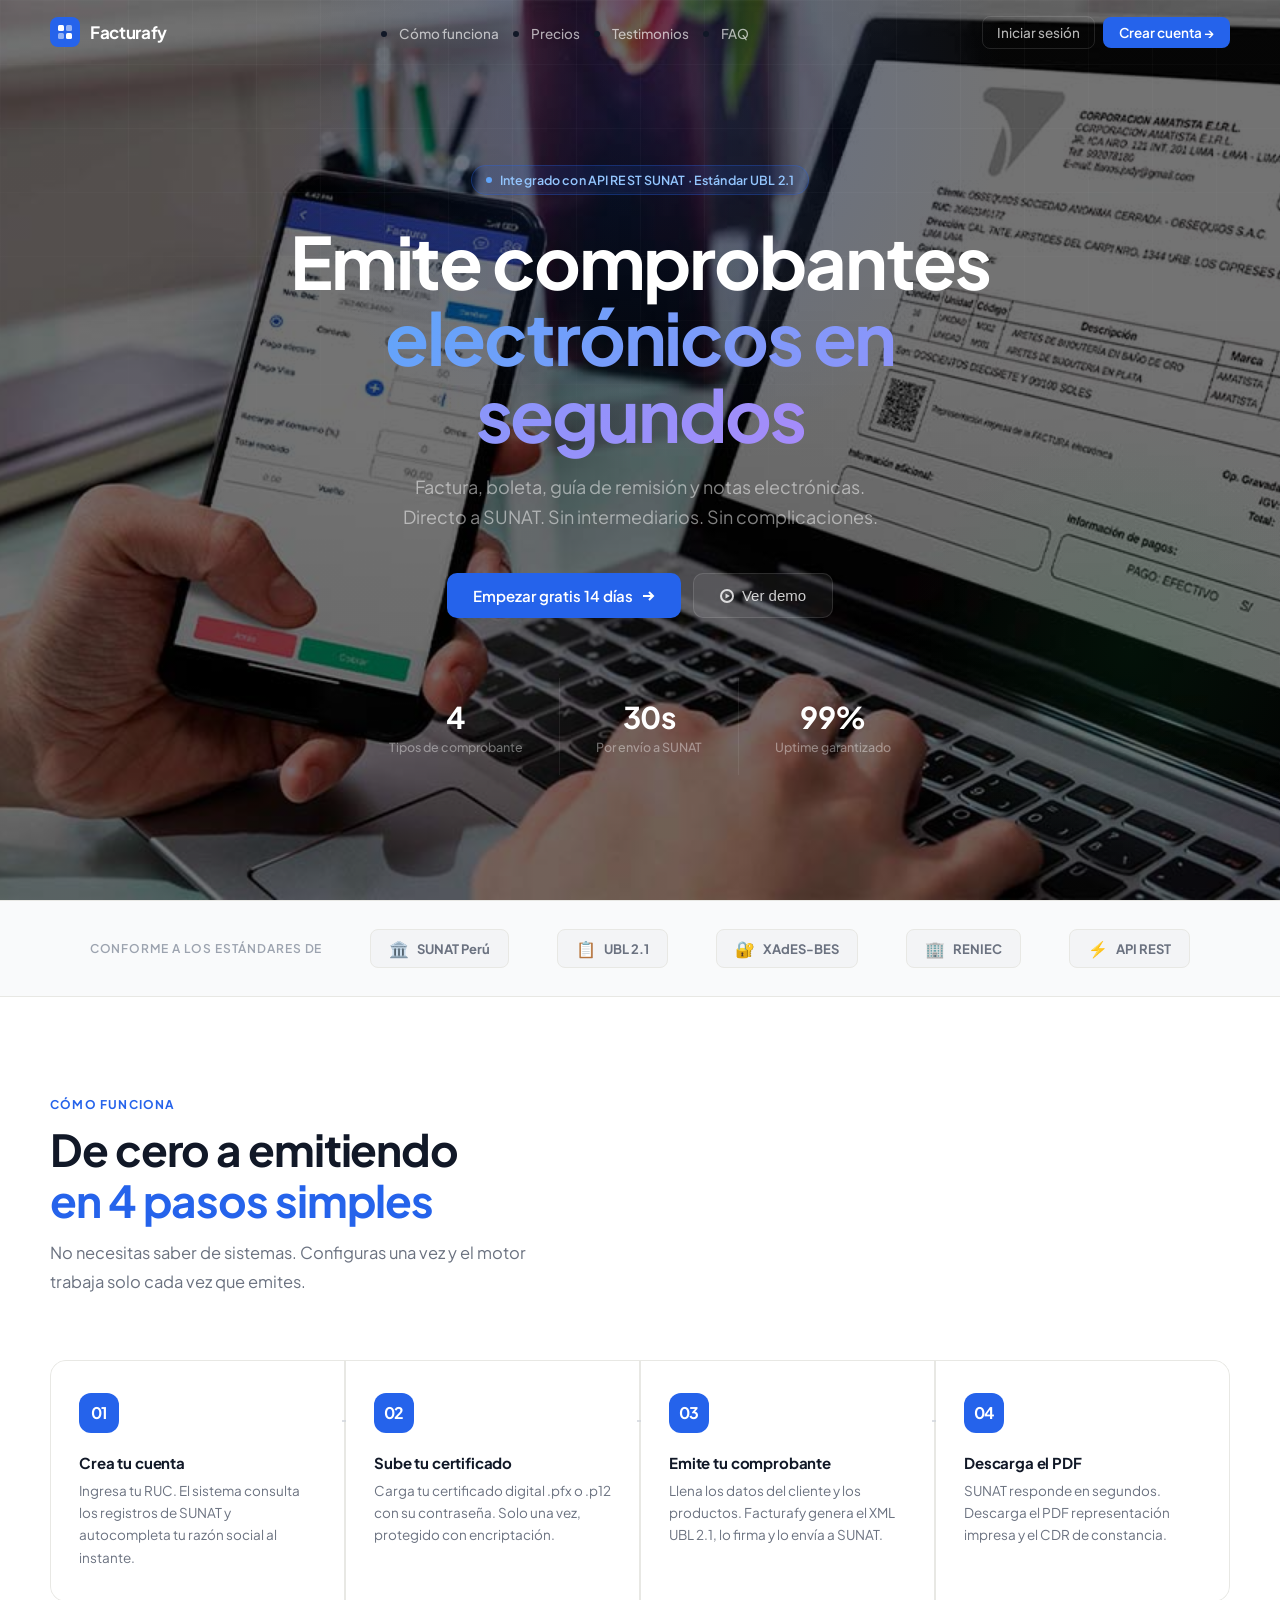
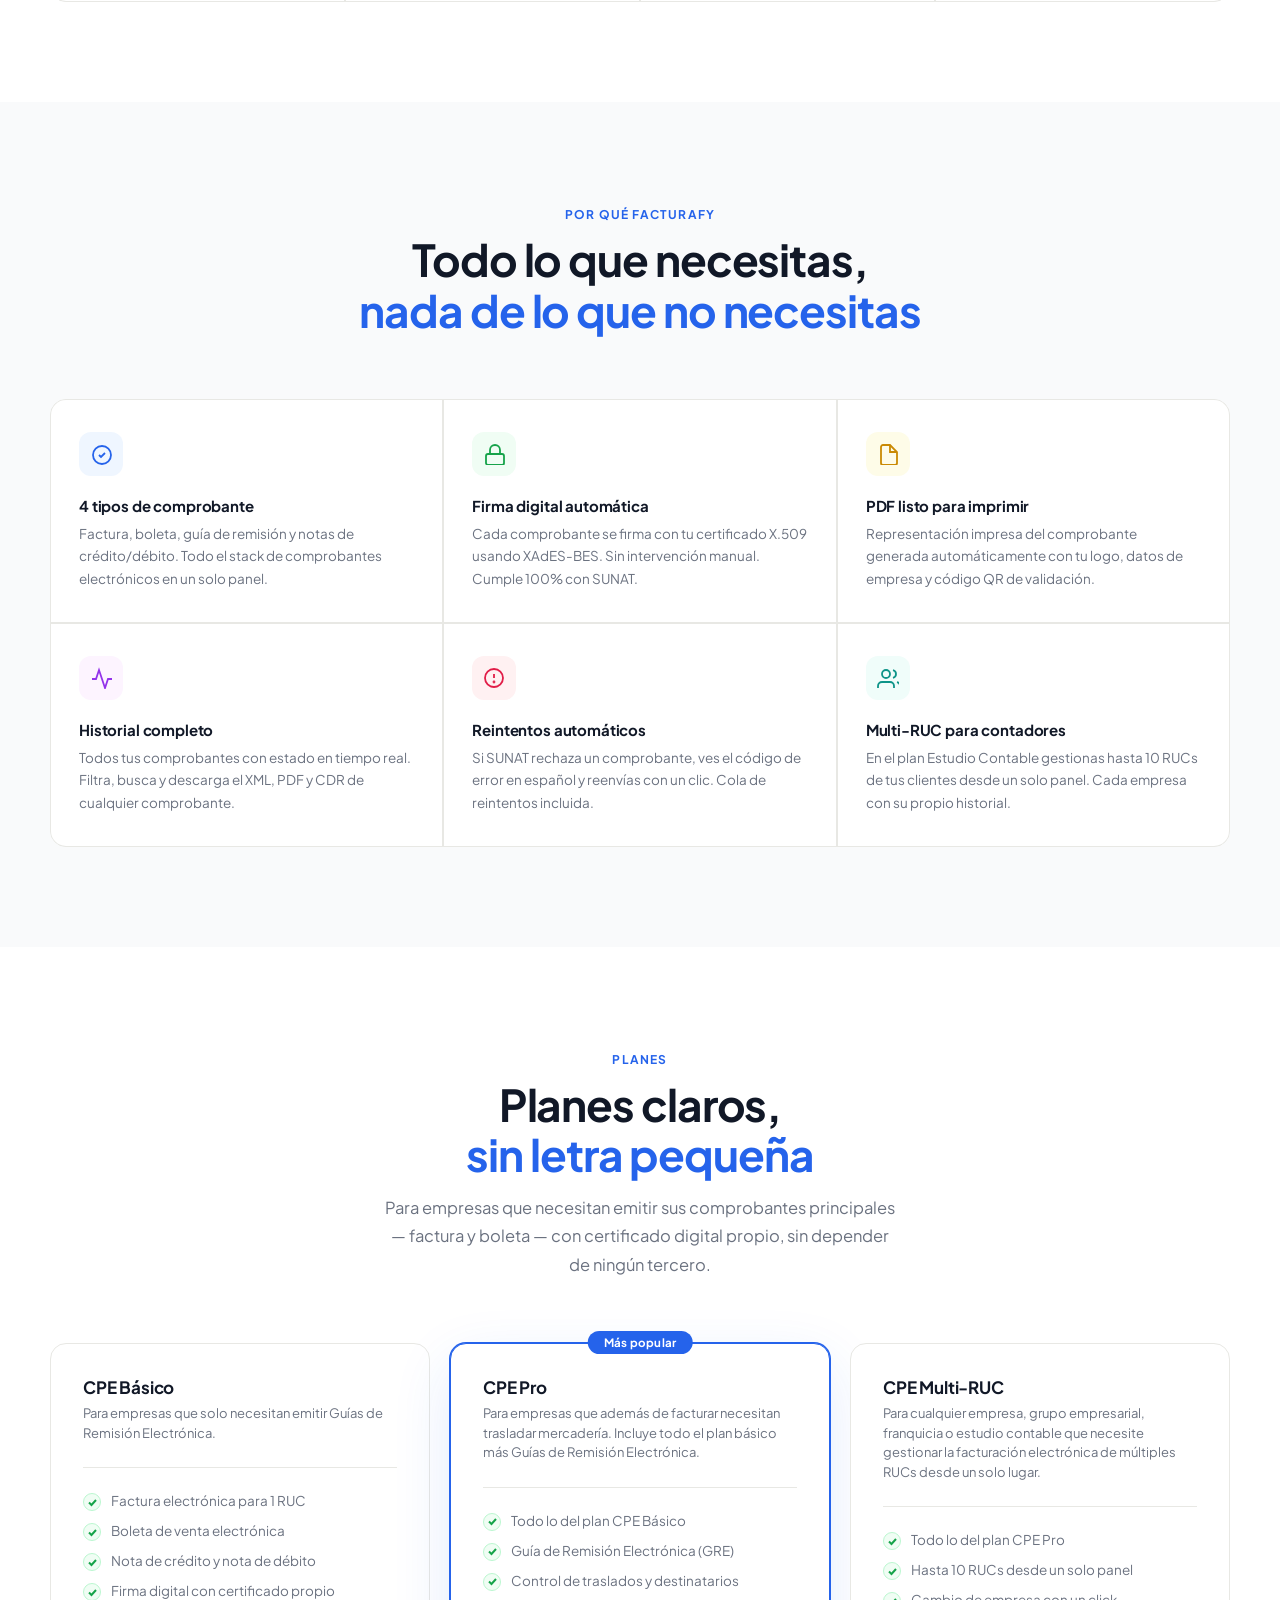
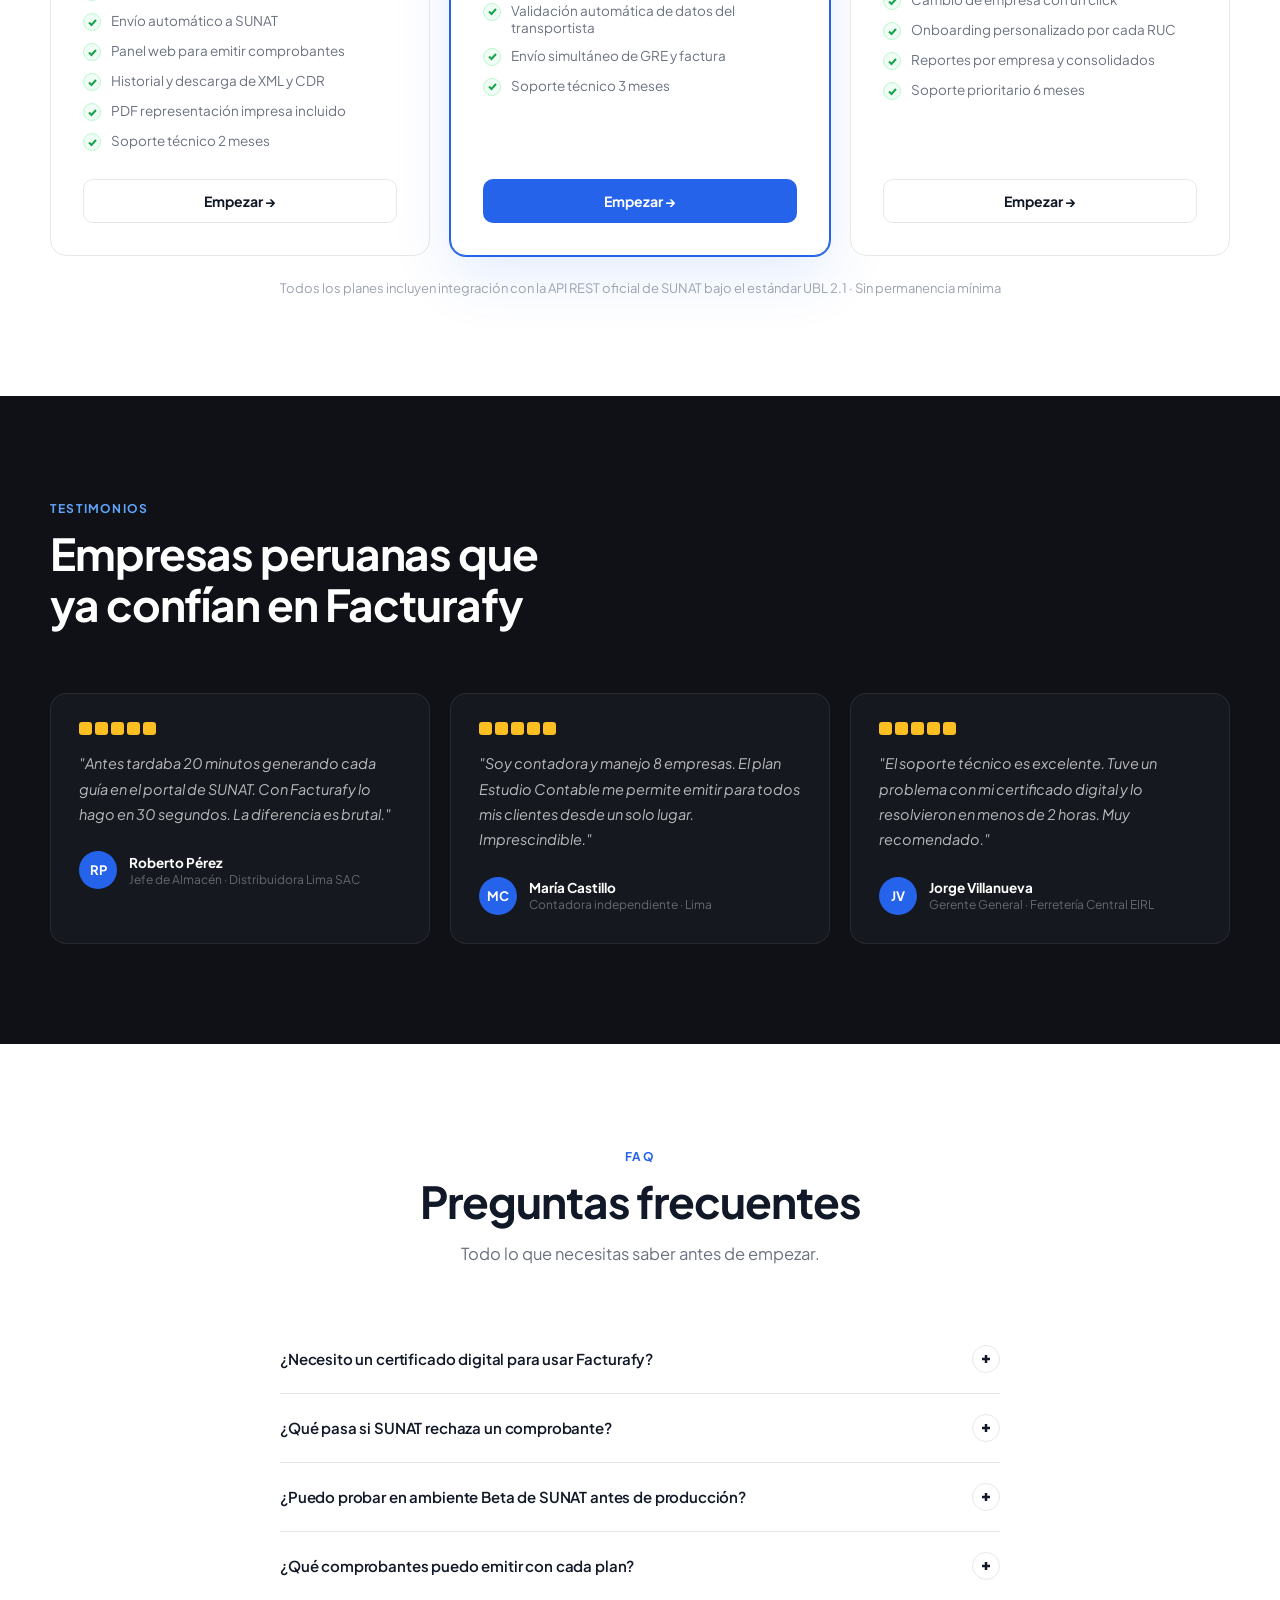
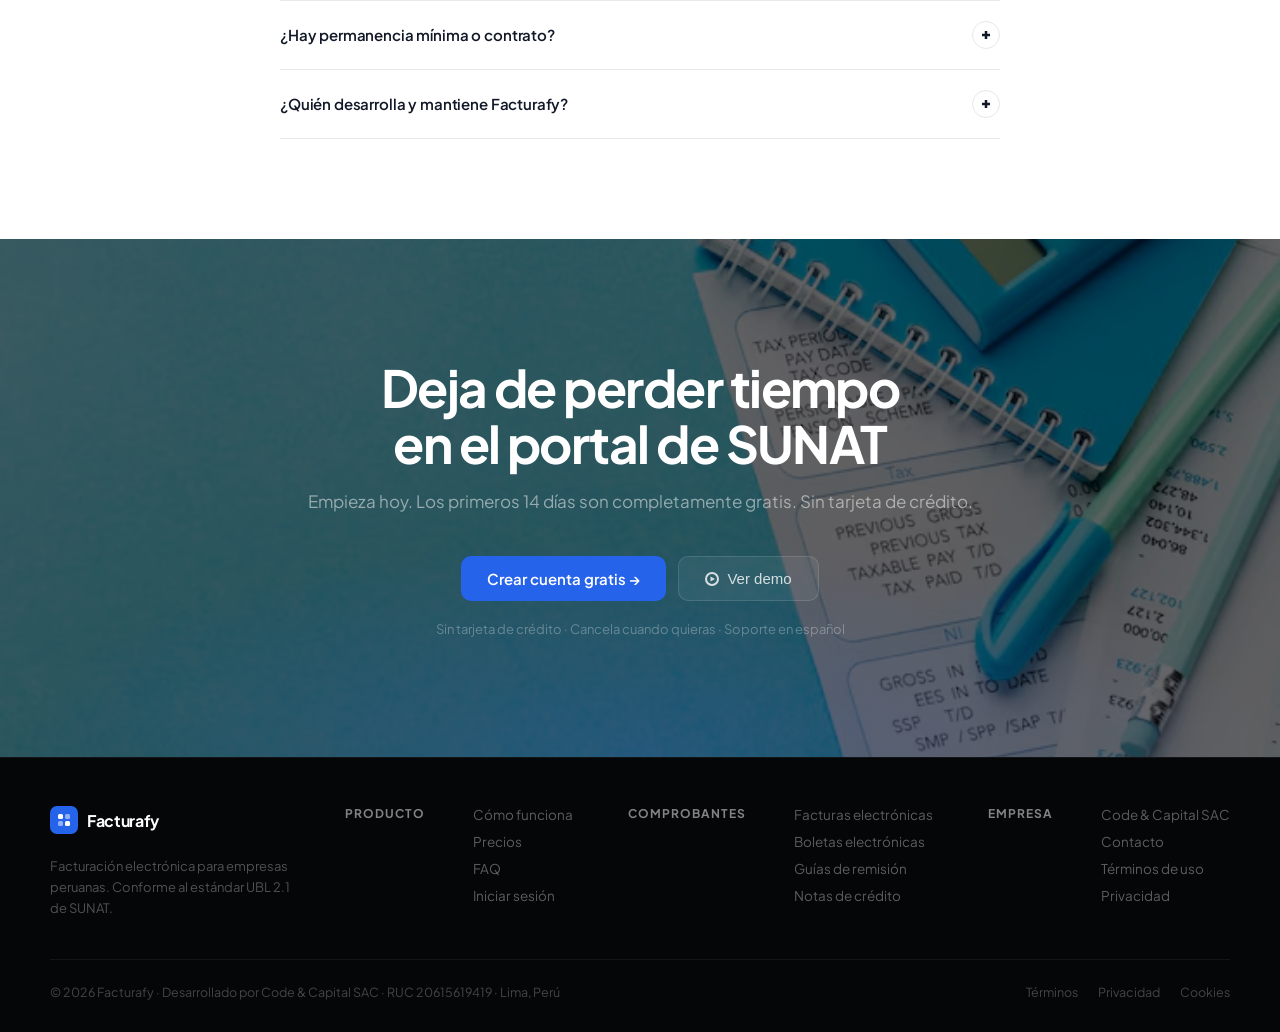
<file: landing.html>
<!DOCTYPE html>
<html lang="es">

<head>
  <meta charset="UTF-8">
  <meta name="viewport" content="width=device-width, initial-scale=1.0">
  <title>Facturafy — Facturación Electrónica SUNAT para empresas peruanas</title>
  <link href="https://fonts.googleapis.com/css2?family=Plus+Jakarta+Sans:wght@300;400;500;600;700&display=swap"
    rel="stylesheet">
  <style>
    *,
    *::before,
    *::after {
      box-sizing: border-box;
      margin: 0;
      padding: 0;
    }

    :root {
      --negro: #08090a;
      --negro-2: #0f1117;
      --negro-3: #16181f;
      --borde-oscuro: rgba(255, 255, 255, 0.08);
      --borde-claro: #e8e8e4;
      --azul: #2563eb;
      --azul-hover: #1d4ed8;
      --azul-glow: rgba(37, 99, 235, 0.25);
      --verde: #16a34a;
      --verde-bg: #f0fdf4;
      --verde-borde: #bbf7d0;
      --rojo: #dc2626;
      --rojo-bg: #fef2f2;
      --naranja: #ea580c;
      --gris-texto: #6b7280;
      --gris-texto-2: #9ca3af;
      --texto-claro: #111827;
      --fondo-claro: #ffffff;
      --fondo-claro-2: #f9fafb;
      --fondo-claro-3: #f3f4f6;
    }

    html {
      scroll-behavior: smooth;
    }

    body {
      font-family: 'Plus Jakarta Sans', sans-serif;
      color: var(--texto-claro);
      background: var(--fondo-claro);
      overflow-x: hidden;
      -webkit-font-smoothing: antialiased;
    }

    /* ── REVEAL ── */
    .r {
      opacity: 0;
      transform: translateY(24px);
      transition: opacity 0.65s cubic-bezier(.22, .68, 0, 1.2), transform 0.65s cubic-bezier(.22, .68, 0, 1.2);
    }

    .r.on {
      opacity: 1;
      transform: translateY(0);
    }

    .d1 {
      transition-delay: .08s;
    }

    .d2 {
      transition-delay: .16s;
    }

    .d3 {
      transition-delay: .24s;
    }

    .d4 {
      transition-delay: .32s;
    }

    .d5 {
      transition-delay: .40s;
    }

    /* ── NAV ── */
    nav {
      position: fixed;
      top: 0;
      left: 0;
      right: 0;
      z-index: 200;
      padding: 0 32px;
      transition: background 0.3s, border-color 0.3s, backdrop-filter 0.3s;
      border-bottom: 1px solid transparent;
    }

    nav.top {
      background: transparent;
    }

    nav.scrolled {
      background: rgba(8, 9, 10, 0.88);
      border-color: var(--borde-oscuro);
      backdrop-filter: blur(20px);
      -webkit-backdrop-filter: blur(20px);
    }

    .nav-inner {
      max-width: 1180px;
      margin: 0 auto;
      height: 64px;
      display: flex;
      align-items: center;
      justify-content: space-between;
    }

    .brand {
      display: flex;
      align-items: center;
      gap: 10px;
      text-decoration: none;
    }

    .brand-mark {
      width: 30px;
      height: 30px;
      background: var(--azul);
      border-radius: 8px;
      display: grid;
      place-items: center;
    }

    .brand-name {
      font-size: 17px;
      font-weight: 700;
      color: #fff;
      letter-spacing: -0.02em;
    }

    .nav-links {
      display: flex;
      gap: 32px;
    }

    .nav-links a {
      font-size: 13.5px;
      color: rgba(255, 255, 255, 0.65);
      text-decoration: none;
      font-weight: 500;
      transition: color 0.2s;
    }

    .nav-links a:hover {
      color: #fff;
    }

    .nav-ctas {
      display: flex;
      gap: 8px;
      align-items: center;
    }

    .btn-nav-ghost {
      font-size: 13.5px;
      color: rgba(255, 255, 255, 0.7);
      text-decoration: none;
      font-weight: 500;
      padding: 7px 14px;
      border-radius: 8px;
      border: 1px solid rgba(255, 255, 255, 0.12);
      transition: all 0.2s;
    }

    .btn-nav-ghost:hover {
      color: #fff;
      border-color: rgba(255, 255, 255, 0.3);
      background: rgba(255, 255, 255, 0.06);
    }

    .btn-nav-solid {
      font-size: 13.5px;
      color: #fff;
      background: var(--azul);
      text-decoration: none;
      font-weight: 600;
      padding: 7px 16px;
      border-radius: 8px;
      border: none;
      cursor: pointer;
      font-family: inherit;
      transition: all 0.2s;
    }

    .btn-nav-solid:hover {
      background: var(--azul-hover);
    }

    /* ── HERO ── */
    .hero {
      min-height: 100vh;
      background: linear-gradient(rgba(0,0,0,0.55), rgba(0,0,0,0.55)), url('../img/hero.webp') center center / cover no-repeat;
      display: flex;
      flex-direction: column;
      align-items: center;
      justify-content: center;
      text-align: center;
      padding: 120px 24px 80px;
      position: relative;
      overflow: hidden;
    }

    .hero-grid {
      position: absolute;
      inset: 0;
      background-image:
        linear-gradient(rgba(255, 255, 255, 0.03) 1px, transparent 1px),
        linear-gradient(90deg, rgba(255, 255, 255, 0.03) 1px, transparent 1px);
      background-size: 64px 64px;
      mask-image: radial-gradient(ellipse 80% 60% at 50% 0%, black 40%, transparent 100%);
    }

    .hero-blob-1 {
      position: absolute;
      width: 800px;
      height: 800px;
      border-radius: 50%;
      background: radial-gradient(circle, rgba(37, 99, 235, 0.18) 0%, transparent 65%);
      top: -300px;
      left: 50%;
      transform: translateX(-50%);
      animation: blob-drift 12s ease-in-out infinite;
    }

    .hero-blob-2 {
      position: absolute;
      width: 500px;
      height: 500px;
      border-radius: 50%;
      background: radial-gradient(circle, rgba(22, 163, 74, 0.1) 0%, transparent 65%);
      bottom: 0;
      right: -100px;
      animation: blob-drift 16s ease-in-out infinite reverse;
    }

    @keyframes blob-drift {

      0%,
      100% {
        transform: translateY(0) scale(1)
      }

      50% {
        transform: translateY(-20px) scale(1.04)
      }
    }

    .hero-inner {
      position: relative;
      max-width: 820px;
    }

    .hero-badge {
      display: inline-flex;
      align-items: center;
      gap: 8px;
      background: rgba(37, 99, 235, 0.12);
      border: 1px solid rgba(37, 99, 235, 0.3);
      color: #93c5fd;
      font-size: 12.5px;
      font-weight: 600;
      padding: 6px 14px;
      border-radius: 100px;
      margin-bottom: 28px;
      letter-spacing: 0.01em;
    }

    .badge-dot {
      width: 6px;
      height: 6px;
      border-radius: 50%;
      background: #60a5fa;
      animation: blink 2s ease-in-out infinite;
    }

    @keyframes blink {

      0%,
      100% {
        opacity: 1
      }

      50% {
        opacity: .3
      }
    }

    .hero-h1 {
      font-size: clamp(40px, 6vw, 72px);
      font-weight: 700;
      line-height: 1.06;
      letter-spacing: -0.03em;
      color: #fff;
      margin-bottom: 20px;
    }

    .hero-h1 .accent {
      color: #60a5fa;
    }

    .hero-h1 .accent-2 {
      background: linear-gradient(135deg, #60a5fa, #a78bfa);
      -webkit-background-clip: text;
      -webkit-text-fill-color: transparent;
      background-clip: text;
    }

    .hero-sub {
      font-size: 18px;
      color: rgba(255, 255, 255, 0.5);
      line-height: 1.7;
      max-width: 580px;
      margin: 0 auto 40px;
      font-weight: 400;
    }

    .hero-ctas {
      display: flex;
      gap: 12px;
      justify-content: center;
      flex-wrap: wrap;
      margin-bottom: 60px;
    }

    .btn-hero-primary {
      display: inline-flex;
      align-items: center;
      gap: 8px;
      background: var(--azul);
      color: #fff;
      font-size: 15px;
      font-weight: 600;
      padding: 13px 26px;
      border-radius: 10px;
      text-decoration: none;
      border: none;
      cursor: pointer;
      font-family: inherit;
      transition: all 0.2s;
      box-shadow: 0 0 0 0 var(--azul-glow);
    }

    .btn-hero-primary:hover {
      background: var(--azul-hover);
      transform: translateY(-1px);
      box-shadow: 0 8px 24px var(--azul-glow);
    }

    .btn-hero-ghost {
      display: inline-flex;
      align-items: center;
      gap: 8px;
      background: rgba(255, 255, 255, 0.06);
      color: rgba(255, 255, 255, 0.8);
      font-size: 15px;
      font-weight: 500;
      padding: 13px 26px;
      border-radius: 10px;
      text-decoration: none;
      border: 1px solid rgba(255, 255, 255, 0.12);
      transition: all 0.2s;
    }

    .btn-hero-ghost:hover {
      background: rgba(255, 255, 255, 0.1);
      color: #fff;
      border-color: rgba(255, 255, 255, 0.25);
    }

    .hero-stats {
      display: flex;
      gap: 0;
      justify-content: center;
    }

    .hero-stat {
      padding: 20px 36px;
      border-left: 1px solid rgba(255, 255, 255, 0.08);
      text-align: center;
    }

    .hero-stat:first-child {
      border-left: none;
    }

    .stat-num {
      font-size: 30px;
      font-weight: 700;
      color: #fff;
      letter-spacing: -0.02em;
    }

    .stat-lbl {
      font-size: 12.5px;
      color: rgba(255, 255, 255, 0.4);
      margin-top: 3px;
      font-weight: 500;
    }

    /* DASHBOARD MOCKUP HERO */
    .hero-mockup {
      position: relative;
      max-width: 900px;
      margin: 60px auto 0;
      perspective: 1000px;
    }

    .mockup-outer {
      background: rgba(255, 255, 255, 0.04);
      border: 1px solid rgba(255, 255, 255, 0.1);
      border-radius: 14px;
      overflow: hidden;
      transform: rotateX(6deg);
      transform-origin: top center;
      box-shadow: 0 60px 120px rgba(0, 0, 0, 0.6), 0 0 0 1px rgba(255, 255, 255, 0.05);
      transition: transform 0.5s;
    }

    .mockup-outer:hover {
      transform: rotateX(2deg);
    }

    .mockup-bar {
      background: #1a1d26;
      padding: 12px 16px;
      display: flex;
      align-items: center;
      gap: 12px;
      border-bottom: 1px solid rgba(255, 255, 255, 0.06);
    }

    .mockup-dots {
      display: flex;
      gap: 6px;
    }

    .mockup-dot {
      width: 11px;
      height: 11px;
      border-radius: 50%;
    }

    .mockup-url {
      flex: 1;
      background: rgba(255, 255, 255, 0.05);
      border-radius: 6px;
      padding: 5px 12px;
      font-size: 11px;
      color: rgba(255, 255, 255, 0.3);
      text-align: center;
      font-family: monospace;
    }

    .mockup-body {
      display: grid;
      grid-template-columns: 180px 1fr;
      height: 360px;
    }

    .mockup-sidebar {
      background: #0f1117;
      border-right: 1px solid rgba(255, 255, 255, 0.06);
      padding: 16px 0;
    }

    .ms-brand {
      padding: 4px 16px 20px;
      font-size: 13px;
      font-weight: 700;
      color: #fff;
    }

    .ms-section {
      font-size: 9px;
      color: rgba(255, 255, 255, 0.25);
      padding: 0 16px;
      margin: 12px 0 4px;
      letter-spacing: 0.1em;
      text-transform: uppercase;
    }

    .ms-item {
      display: flex;
      align-items: center;
      gap: 8px;
      padding: 8px 16px;
      font-size: 11.5px;
      color: rgba(255, 255, 255, 0.45);
    }

    .ms-item.active {
      background: rgba(37, 99, 235, 0.15);
      color: #93c5fd;
      border-right: 2px solid #2563eb;
    }

    .ms-badge {
      margin-left: auto;
      background: rgba(220, 38, 38, 0.2);
      color: #fca5a5;
      font-size: 9px;
      padding: 1px 5px;
      border-radius: 10px;
    }

    .mockup-main {
      background: #161920;
      padding: 16px;
      overflow: hidden;
    }

    .mm-metrics {
      display: grid;
      grid-template-columns: repeat(4, 1fr);
      gap: 10px;
      margin-bottom: 14px;
    }

    .mm-metric {
      background: rgba(255, 255, 255, 0.04);
      border: 1px solid rgba(255, 255, 255, 0.07);
      border-radius: 10px;
      padding: 12px;
    }

    .mm-val {
      font-size: 20px;
      font-weight: 700;
      color: #fff;
    }

    .mm-lbl {
      font-size: 9px;
      color: rgba(255, 255, 255, 0.35);
      margin-top: 2px;
    }

    .mm-table {
      background: rgba(255, 255, 255, 0.03);
      border: 1px solid rgba(255, 255, 255, 0.07);
      border-radius: 10px;
      overflow: hidden;
    }

    .mm-th {
      display: grid;
      grid-template-columns: 1.4fr .6fr 1fr .8fr .7fr;
      gap: 8px;
      padding: 8px 12px;
      border-bottom: 1px solid rgba(255, 255, 255, 0.06);
    }

    .mm-th span {
      font-size: 9px;
      color: rgba(255, 255, 255, 0.3);
      font-weight: 600;
      text-transform: uppercase;
      letter-spacing: .05em;
    }

    .mm-row {
      display: grid;
      grid-template-columns: 1.4fr .6fr 1fr .8fr .7fr;
      gap: 8px;
      padding: 9px 12px;
      border-bottom: 1px solid rgba(255, 255, 255, 0.04);
      align-items: center;
      animation: row-in .4s ease forwards;
      opacity: 0;
    }

    .mm-row:nth-child(1) {
      animation-delay: .3s
    }

    .mm-row:nth-child(2) {
      animation-delay: .6s
    }

    .mm-row:nth-child(3) {
      animation-delay: .9s
    }

    .mm-row:nth-child(4) {
      animation-delay: 1.2s
    }

    @keyframes row-in {
      from {
        opacity: 0;
        transform: translateX(8px)
      }

      to {
        opacity: 1;
        transform: translateX(0)
      }
    }

    .mm-row span {
      font-size: 10px;
      color: rgba(255, 255, 255, 0.6);
    }

    .mm-pill {
      font-size: 9px;
      padding: 2px 7px;
      border-radius: 20px;
      font-weight: 600;
      display: inline-block;
    }

    .pill-ok {
      background: rgba(22, 163, 74, .2);
      color: #86efac;
    }

    .pill-err {
      background: rgba(220, 38, 38, .2);
      color: #fca5a5;
    }

    .pill-pend {
      background: rgba(234, 88, 12, .2);
      color: #fdba74;
    }

    /* FLOATING CARDS */
    .float-card {
      position: absolute;
      background: rgba(15, 17, 23, 0.95);
      border: 1px solid rgba(255, 255, 255, 0.12);
      border-radius: 12px;
      padding: 12px 16px;
      display: flex;
      align-items: center;
      gap: 10px;
      box-shadow: 0 20px 40px rgba(0, 0, 0, 0.4);
      animation: float-bob 4s ease-in-out infinite;
    }

    .float-card.fc1 {
      top: 60px;
      right: -20px;
      animation-delay: 0s;
    }

    .float-card.fc2 {
      bottom: 60px;
      left: -20px;
      animation-delay: 2s;
    }

    @keyframes float-bob {

      0%,
      100% {
        transform: translateY(0)
      }

      50% {
        transform: translateY(-8px)
      }
    }

    .fc-icon {
      width: 32px;
      height: 32px;
      border-radius: 8px;
      display: grid;
      place-items: center;
      flex-shrink: 0;
    }

    .fc-title {
      font-size: 12px;
      font-weight: 600;
      color: #fff;
    }

    .fc-sub {
      font-size: 10.5px;
      color: rgba(255, 255, 255, 0.45);
      margin-top: 1px;
    }

    /* ── SECCIONES GENERALES ── */
    .section {
      padding: 100px 24px;
    }

    .section-dark {
      background: var(--negro-2);
    }

    .section-light {
      background: var(--fondo-claro);
    }

    .section-gray {
      background: var(--fondo-claro-2);
    }

    .s-inner {
      max-width: 1180px;
      margin: 0 auto;
    }

    .s-eyebrow {
      font-size: 12px;
      font-weight: 700;
      color: var(--azul);
      text-transform: uppercase;
      letter-spacing: .1em;
      margin-bottom: 12px;
      display: block;
    }

    .s-h2 {
      font-size: clamp(28px, 3.5vw, 44px);
      font-weight: 700;
      letter-spacing: -.025em;
      line-height: 1.15;
      margin-bottom: 14px;
    }

    .s-h2 .acc {
      color: var(--azul);
    }

    .s-sub {
      font-size: 16.5px;
      color: var(--gris-texto);
      line-height: 1.72;
      max-width: 520px;
    }

    .s-h2-white {
      color: #fff;
    }

    .s-sub-white {
      color: rgba(255, 255, 255, 0.5);
    }

    /* ── LOGOS BAND ── */
    .logos-band {
      background: var(--fondo-claro-2);
      border-top: 1px solid var(--borde-claro);
      border-bottom: 1px solid var(--borde-claro);
      padding: 28px 24px;
    }

    .logos-inner {
      max-width: 1180px;
      margin: 0 auto;
      display: flex;
      align-items: center;
      gap: 48px;
      justify-content: center;
      flex-wrap: wrap;
    }

    .logos-label {
      font-size: 12px;
      color: var(--gris-texto-2);
      font-weight: 600;
      text-transform: uppercase;
      letter-spacing: .08em;
      white-space: nowrap;
    }

    .logo-pill {
      display: inline-flex;
      align-items: center;
      gap: 8px;
      padding: 8px 18px;
      border-radius: 8px;
      background: var(--fondo-claro-3);
      border: 1px solid var(--borde-claro);
      font-size: 13px;
      font-weight: 700;
      color: var(--gris-texto);
    }

    .logo-pill span {
      font-size: 16px;
    }

    /* ── COMO FUNCIONA ── */
    .steps-grid {
      display: grid;
      grid-template-columns: repeat(4, 1fr);
      gap: 2px;
      margin-top: 64px;
      background: var(--borde-claro);
      border-radius: 16px;
      overflow: hidden;
      border: 1px solid var(--borde-claro);
    }

    .step {
      background: var(--fondo-claro);
      padding: 32px 28px;
      position: relative;
      transition: background 0.2s;
    }

    .step:hover {
      background: var(--fondo-claro-2);
    }

    .step-num {
      width: 40px;
      height: 40px;
      border-radius: 12px;
      background: var(--azul);
      color: #fff;
      font-size: 16px;
      font-weight: 700;
      display: grid;
      place-items: center;
      margin-bottom: 20px;
      letter-spacing: -.02em;
    }

    .step-title {
      font-size: 15px;
      font-weight: 700;
      margin-bottom: 8px;
      letter-spacing: -.01em;
    }

    .step-desc {
      font-size: 13.5px;
      color: var(--gris-texto);
      line-height: 1.65;
    }

    .step-arrow {
      position: absolute;
      top: 50px;
      right: -14px;
      z-index: 1;
    }

    /* ── FEATURES ── */
    .features-grid {
      display: grid;
      grid-template-columns: repeat(3, 1fr);
      gap: 2px;
      background: var(--borde-claro);
      border-radius: 16px;
      overflow: hidden;
      border: 1px solid var(--borde-claro);
      margin-top: 64px;
    }

    .feature {
      background: var(--fondo-claro);
      padding: 32px 28px;
      transition: background 0.2s;
    }

    .feature:hover {
      background: var(--fondo-claro-2);
    }

    .feature-icon {
      width: 44px;
      height: 44px;
      border-radius: 12px;
      display: grid;
      place-items: center;
      margin-bottom: 20px;
    }

    .feature-title {
      font-size: 15px;
      font-weight: 700;
      margin-bottom: 8px;
      letter-spacing: -.01em;
    }

    .feature-desc {
      font-size: 13.5px;
      color: var(--gris-texto);
      line-height: 1.65;
    }

    /* ── PRECIOS ── */
    .pricing-grid {
      display: grid;
      grid-template-columns: repeat(3, 1fr);
      gap: 20px;
      margin-top: 64px;
    }

    .price-card {
      border: 1px solid var(--borde-claro);
      border-radius: 16px;
      padding: 32px;
      background: var(--fondo-claro);
      position: relative;
      transition: transform 0.2s, box-shadow 0.2s;
      display: flex;
      flex-direction: column;
    }

    .price-card:hover {
      transform: translateY(-4px);
      box-shadow: 0 20px 40px rgba(0, 0, 0, 0.08);
    }

    .price-card.featured {
      border-color: var(--azul);
      background: var(--fondo-claro);
      box-shadow: 0 0 0 1px var(--azul), 0 20px 60px rgba(37, 99, 235, 0.12);
    }

    .price-badge {
      position: absolute;
      top: -13px;
      left: 50%;
      transform: translateX(-50%);
      background: var(--azul);
      color: #fff;
      font-size: 11.5px;
      font-weight: 700;
      padding: 4px 16px;
      border-radius: 100px;
      white-space: nowrap;
      letter-spacing: .02em;
    }

    .price-name {
      font-size: 17px;
      font-weight: 700;
      margin-bottom: 6px;
      letter-spacing: -.01em;
    }

    .price-tagline {
      font-size: 13px;
      color: var(--gris-texto);
      margin-bottom: 24px;
      line-height: 1.5;
      min-height: 38px;
    }

    .price-amount {
      font-size: 38px;
      font-weight: 700;
      letter-spacing: -.03em;
      color: var(--texto-claro);
    }

    .price-per {
      font-size: 13px;
      color: var(--gris-texto);
      margin-top: 2px;
      margin-bottom: 4px;
    }

    .price-maint {
      font-size: 12.5px;
      color: var(--gris-texto-2);
      margin-bottom: 28px;
    }

    .price-divider {
      height: 1px;
      background: var(--borde-claro);
      margin-bottom: 24px;
    }

    .price-features {
      display: flex;
      flex-direction: column;
      gap: 11px;
      margin-bottom: 28px;
      flex: 1;
    }

    .pf {
      display: flex;
      align-items: flex-start;
      gap: 10px;
      font-size: 13.5px;
      color: var(--gris-texto);
    }

    .pf-check {
      width: 18px;
      height: 18px;
      border-radius: 50%;
      background: var(--verde-bg);
      border: 1px solid var(--verde-borde);
      display: grid;
      place-items: center;
      flex-shrink: 0;
      margin-top: 1px;
    }

    .btn-price {
      width: 100%;
      padding: 12px;
      border-radius: 10px;
      font-size: 14px;
      font-weight: 700;
      cursor: pointer;
      font-family: inherit;
      transition: all 0.2s;
      border: 1px solid var(--borde-claro);
      background: none;
      color: var(--texto-claro);
    }

    .btn-price:hover {
      background: var(--fondo-claro-3);
    }

    .price-card.featured .btn-price {
      background: var(--azul);
      color: #fff;
      border-color: transparent;
    }

    .price-card.featured .btn-price:hover {
      background: var(--azul-hover);
    }

    .pricing-note {
      text-align: center;
      font-size: 13px;
      color: var(--gris-texto-2);
      margin-top: 24px;
    }

    /* ── TESTIMONIOS ── */
    .testi-grid {
      display: grid;
      grid-template-columns: repeat(3, 1fr);
      gap: 20px;
      margin-top: 64px;
    }

    .testi {
      background: var(--negro-3);
      border: 1px solid var(--borde-oscuro);
      border-radius: 16px;
      padding: 28px;
      transition: border-color 0.2s;
    }

    .testi:hover {
      border-color: rgba(255, 255, 255, 0.15);
    }

    .testi-stars {
      display: flex;
      gap: 3px;
      margin-bottom: 16px;
    }

    .star {
      width: 13px;
      height: 13px;
      background: #fbbf24;
      border-radius: 3px;
    }

    .testi-quote {
      font-size: 14.5px;
      color: rgba(255, 255, 255, 0.7);
      line-height: 1.75;
      margin-bottom: 24px;
      font-style: italic;
    }

    .testi-author {
      display: flex;
      align-items: center;
      gap: 12px;
    }

    .testi-av {
      width: 38px;
      height: 38px;
      border-radius: 50%;
      background: var(--azul);
      color: #fff;
      font-size: 13px;
      font-weight: 700;
      display: grid;
      place-items: center;
      flex-shrink: 0;
    }

    .testi-name {
      font-size: 13.5px;
      font-weight: 700;
      color: #fff;
    }

    .testi-role {
      font-size: 12px;
      color: rgba(255, 255, 255, 0.35);
      margin-top: 1px;
    }

    /* ── FAQ ── */
    .faq-list {
      max-width: 720px;
      margin: 56px auto 0;
    }

    .faq-item {
      border-bottom: 1px solid var(--borde-claro);
    }

    .faq-q {
      display: flex;
      justify-content: space-between;
      align-items: center;
      padding: 20px 0;
      cursor: pointer;
      font-size: 15px;
      font-weight: 600;
      gap: 16px;
      color: var(--texto-claro);
      transition: color 0.15s;
      letter-spacing: -.01em;
    }

    .faq-q:hover {
      color: var(--azul);
    }

    .faq-ico {
      width: 28px;
      height: 28px;
      border-radius: 50%;
      border: 1.5px solid var(--borde-claro);
      display: grid;
      place-items: center;
      flex-shrink: 0;
      transition: all 0.25s;
    }

    .faq-item.open .faq-ico {
      background: var(--azul);
      border-color: var(--azul);
      transform: rotate(45deg);
    }

    .faq-item.open .faq-q {
      color: var(--azul);
    }

    .faq-a {
      font-size: 14px;
      color: var(--gris-texto);
      line-height: 1.75;
      max-height: 0;
      overflow: hidden;
      transition: max-height .35s ease, padding .35s;
    }

    .faq-item.open .faq-a {
      max-height: 200px;
      padding-bottom: 20px;
    }

    /* ── CTA FINAL ── */
    .cta-section {
      background: linear-gradient(rgba(0,0,0,0.6), rgba(0,0,0,0.6)), url('../img/ctafondo.avif') center center / cover no-repeat;
      padding: 120px 24px;
      text-align: center;
      position: relative;
      overflow: hidden;
    }

    .cta-section::before {
      content: '';
      position: absolute;
      inset: 0;
      background: radial-gradient(ellipse 70% 60% at 50% 100%, rgba(37, 99, 235, 0.2) 0%, transparent 70%);
    }

    .cta-inner {
      position: relative;
      max-width: 700px;
      margin: 0 auto;
    }

    .cta-h2 {
      font-size: clamp(32px, 4vw, 52px);
      font-weight: 700;
      color: #fff;
      letter-spacing: -.03em;
      line-height: 1.1;
      margin-bottom: 16px;
    }

    .cta-sub {
      font-size: 17px;
      color: rgba(255, 255, 255, 0.5);
      margin-bottom: 40px;
      line-height: 1.7;
    }

    .cta-btns {
      display: flex;
      gap: 12px;
      justify-content: center;
      flex-wrap: wrap;
    }

    .cta-note {
      font-size: 13px;
      color: rgba(255, 255, 255, 0.3);
      margin-top: 20px;
    }

    /* ── FOOTER ── */
    footer {
      background: #050607;
      border-top: 1px solid rgba(255, 255, 255, 0.06);
      padding: 48px 24px 32px;
    }

    .footer-inner {
      max-width: 1180px;
      margin: 0 auto;
    }

    .footer-top {
      display: flex;
      justify-content: space-between;
      align-items: flex-start;
      flex-wrap: wrap;
      gap: 32px;
      margin-bottom: 40px;
    }

    .footer-brand {
      display: flex;
      flex-direction: column;
      gap: 12px;
      max-width: 280px;
    }

    .footer-logo {
      display: flex;
      align-items: center;
      gap: 9px;
      margin-bottom: 10px;
    }

    .footer-logo-mark {
      width: 28px;
      height: 28px;
      background: var(--azul);
      border-radius: 7px;
      display: grid;
      place-items: center;
    }

    .footer-logo-name {
      font-size: 16px;
      font-weight: 700;
      color: #fff;
      letter-spacing: -.02em;
    }

    .footer-tagline {
      font-size: 13px;
      color: rgba(255, 255, 255, 0.3);
      max-width: 240px;
      line-height: 1.6;
    }

    .footer-links-group {
      display: flex;
      gap: 48px;
    }

    .footer-links-title {
      font-size: 12px;
      font-weight: 700;
      color: rgba(255, 255, 255, 0.5);
      text-transform: uppercase;
      letter-spacing: .08em;
      margin-bottom: 14px;
    }

    .footer-links-list {
      display: flex;
      flex-direction: column;
      gap: 10px;
    }

    .footer-links-list a {
      font-size: 13.5px;
      color: rgba(255, 255, 255, 0.35);
      text-decoration: none;
      transition: color 0.15s;
    }

    .footer-links-list a:hover {
      color: rgba(255, 255, 255, 0.8);
    }

    .footer-bottom {
      border-top: 1px solid rgba(255, 255, 255, 0.06);
      padding-top: 24px;
      display: flex;
      justify-content: space-between;
      align-items: center;
      flex-wrap: wrap;
      gap: 12px;
    }

    .footer-copy {
      font-size: 12.5px;
      color: rgba(255, 255, 255, 0.25);
    }

    .footer-legal {
      display: flex;
      gap: 20px;
    }

    .footer-legal a {
      font-size: 12.5px;
      color: rgba(255, 255, 255, 0.25);
      text-decoration: none;
      transition: color 0.15s;
    }

    .footer-legal a:hover {
      color: rgba(255, 255, 255, 0.6);
    }

    /* ── MODAL DEMO ── */
    .modal-overlay {
      display: none;
      position: fixed;
      inset: 0;
      z-index: 500;
      background: rgba(0, 0, 0, 0.8);
      backdrop-filter: blur(8px);
      align-items: center;
      justify-content: center;
      padding: 24px;
    }

    .modal-box {
      background: #0f1117;
      border: 1px solid rgba(255, 255, 255, 0.1);
      border-radius: 20px;
      width: 100%;
      max-width: 960px;
      overflow: hidden;
    }

    .modal-header {
      background: #161920;
      border-bottom: 1px solid rgba(255, 255, 255, 0.07);
      padding: 16px 24px;
      display: flex;
      align-items: center;
      justify-content: space-between;
    }

    .modal-title {
      display: flex;
      align-items: center;
      gap: 10px;
      font-size: 14px;
      font-weight: 600;
      color: #fff;
    }

    .modal-close {
      width: 32px;
      height: 32px;
      border-radius: 8px;
      background: rgba(255, 255, 255, 0.06);
      border: 1px solid rgba(255, 255, 255, 0.1);
      color: rgba(255, 255, 255, 0.6);
      font-size: 18px;
      cursor: pointer;
      display: grid;
      place-items: center;
      transition: all 0.2s;
    }

    .modal-close:hover {
      background: rgba(255, 255, 255, 0.12);
      color: #fff;
    }

    .modal-tabs {
      display: flex;
      background: #0c0e14;
      border-bottom: 1px solid rgba(255, 255, 255, 0.07);
      padding: 0 24px;
      gap: 0;
    }

    .modal-tab {
      padding: 14px 18px;
      font-size: 13.5px;
      font-weight: 500;
      color: rgba(255, 255, 255, 0.4);
      cursor: pointer;
      border-bottom: 2px solid transparent;
      margin-bottom: -1px;
      transition: all 0.2s;
      background: none;
      border-top: none;
      border-left: none;
      border-right: none;
      font-family: inherit;
    }

    .modal-tab:hover {
      color: rgba(255, 255, 255, 0.7);
    }

    .modal-tab.active {
      color: #60a5fa;
      border-bottom-color: #2563eb;
      font-weight: 600;
    }

    .modal-content {
      height: 460px;
      overflow-y: auto;
      background: #0f1117;
    }

    .modal-panel {
      display: none;
      padding: 24px;
    }

    .modal-panel.active {
      display: block;
    }

    .modal-footer {
      background: #0c0e14;
      border-top: 1px solid rgba(255, 255, 255, 0.07);
      padding: 14px 24px;
      display: flex;
      align-items: center;
      justify-content: space-between;
    }

    .modal-footer-note {
      font-size: 12.5px;
      color: rgba(255, 255, 255, 0.3);
    }

    /* PANEL DASHBOARD MODAL */
    .md-metrics {
      display: grid;
      grid-template-columns: repeat(4, 1fr);
      gap: 10px;
      margin-bottom: 16px;
    }

    .md-metric {
      background: rgba(255, 255, 255, 0.04);
      border: 1px solid rgba(255, 255, 255, 0.07);
      border-radius: 10px;
      padding: 14px;
    }

    .md-metric-val {
      font-size: 24px;
      font-weight: 700;
      color: #fff;
      letter-spacing: -.02em;
    }

    .md-metric-lbl {
      font-size: 10px;
      color: rgba(255, 255, 255, 0.35);
      margin-top: 3px;
    }

    .md-metric-sub {
      font-size: 11px;
      margin-top: 4px;
    }

    .md-table-wrap {
      background: rgba(255, 255, 255, 0.03);
      border: 1px solid rgba(255, 255, 255, 0.07);
      border-radius: 10px;
      overflow: hidden;
    }

    .md-table-header {
      padding: 14px 16px;
      border-bottom: 1px solid rgba(255, 255, 255, 0.06);
      font-size: 13px;
      font-weight: 600;
      color: #fff;
      display: flex;
      justify-content: space-between;
      align-items: center;
    }

    .md-table-header span {
      font-size: 11.5px;
      color: #60a5fa;
      cursor: pointer;
      font-weight: 500;
    }

    .md-table {
      width: 100%;
      border-collapse: collapse;
    }

    .md-th {
      text-align: left;
      padding: 9px 14px;
      font-size: 10.5px;
      color: rgba(255, 255, 255, 0.3);
      font-weight: 700;
      text-transform: uppercase;
      letter-spacing: .06em;
      background: rgba(255, 255, 255, 0.02);
    }

    .md-td {
      padding: 11px 14px;
      font-size: 12.5px;
      color: rgba(255, 255, 255, 0.6);
      border-bottom: 1px solid rgba(255, 255, 255, 0.04);
    }

    /* PANEL FORM MODAL */
    .mf-card {
      background: rgba(255, 255, 255, 0.03);
      border: 1px solid rgba(255, 255, 255, 0.08);
      border-radius: 12px;
      padding: 20px;
      margin-bottom: 14px;
    }

    .mf-card-title {
      font-size: 13px;
      font-weight: 700;
      color: #fff;
      margin-bottom: 16px;
      display: flex;
      align-items: center;
      gap: 8px;
    }

    .mf-tag {
      font-size: 10px;
      background: rgba(37, 99, 235, 0.15);
      color: #93c5fd;
      padding: 2px 8px;
      border-radius: 20px;
      font-weight: 500;
    }

    .mf-grid {
      display: grid;
      grid-template-columns: 1fr 1fr;
      gap: 12px;
    }

    .mf-field {
      display: flex;
      flex-direction: column;
      gap: 5px;
    }

    .mf-field label {
      font-size: 11px;
      font-weight: 600;
      color: rgba(255, 255, 255, 0.4);
    }

    .mf-field input,
    .mf-field select {
      padding: 9px 12px;
      background: rgba(255, 255, 255, 0.05);
      border: 1px solid rgba(255, 255, 255, 0.1);
      border-radius: 8px;
      font-size: 13px;
      color: #fff;
      font-family: inherit;
      width: 100%;
    }

    .mf-field input:focus,
    .mf-field select:focus {
      outline: none;
      border-color: #2563eb;
      background: rgba(37, 99, 235, 0.08);
    }

    .mf-field select option {
      background: #1a1d26;
    }

    /* RUTA GRID MODAL */
    .ruta-modal {
      display: grid;
      grid-template-columns: 1fr 36px 1fr;
      align-items: center;
      gap: 0;
    }

    .ruta-box-m {
      background: rgba(255, 255, 255, 0.03);
      border: 1px solid rgba(255, 255, 255, 0.08);
      border-radius: 10px;
      padding: 14px;
    }

    .ruta-box-m.p {
      border-color: rgba(37, 99, 235, 0.3);
      background: rgba(37, 99, 235, 0.06);
    }

    .ruta-box-m.l {
      border-color: rgba(22, 163, 74, 0.3);
      background: rgba(22, 163, 74, 0.06);
    }

    .ruta-label-m {
      font-size: 10px;
      font-weight: 700;
      text-transform: uppercase;
      letter-spacing: .07em;
      margin-bottom: 10px;
    }

    .ruta-box-m.p .ruta-label-m {
      color: #60a5fa;
    }

    .ruta-box-m.l .ruta-label-m {
      color: #86efac;
    }
  </style>
</head>

<body>

  <!-- NAV -->
  <nav id="nav" class="top">
    <div class="nav-inner">
      <a href="landing.html" class="brand">
        <div class="brand-mark">
          <svg width="16" height="16" viewBox="0 0 16 16" fill="none">
            <rect x="1" y="1" width="6" height="6" rx="1.5" fill="white" />
            <rect x="9" y="1" width="6" height="6" rx="1.5" fill="white" opacity=".5" />
            <rect x="1" y="9" width="6" height="6" rx="1.5" fill="white" opacity=".5" />
            <rect x="9" y="9" width="6" height="6" rx="1.5" fill="white" />
          </svg>
        </div>
        <span class="brand-name">Facturafy</span>
      </a>
      <ul class="nav-links">
        <li><a href="#como">Cómo funciona</a></li>
        <li><a href="#precios">Precios</a></li>
        <li><a href="#testimonios">Testimonios</a></li>
        <li><a href="#faq">FAQ</a></li>
      </ul>
      <div class="nav-ctas">
        <a href="index.html" class="btn-nav-ghost">Iniciar sesión</a>
        <a href="index.html" class="btn-nav-solid">Crear cuenta →</a>
      </div>
    </div>
  </nav>

  <!-- HERO -->
  <section class="hero">
    <div class="hero-grid"></div>
    <div class="hero-blob-1"></div>
    <div class="hero-blob-2"></div>
    <div class="hero-inner">
      <div class="hero-badge r">
        <div class="badge-dot"></div>
        Integrado con API REST SUNAT · Estándar UBL 2.1
      </div>
      <h1 class="hero-h1 r d1">
        Emite comprobantes<br>
        <span class="accent-2">electrónicos en segundos</span>
      </h1>
      <p class="hero-sub r d2">
        Factura, boleta, guía de remisión y notas electrónicas.<br>
        Directo a SUNAT. Sin intermediarios. Sin complicaciones.
      </p>
      <div class="hero-ctas r d3">
        <a href="index.html" class="btn-hero-primary">
          Empezar gratis 14 días
          <svg width="14" height="14" viewBox="0 0 14 14" fill="none" stroke="currentColor" stroke-width="2">
            <path d="M2 7h10M8 3l4 4-4 4" />
          </svg>
        </a>
        <button class="btn-hero-ghost" onclick="abrirDemo()">
          <svg width="14" height="14" viewBox="0 0 14 14" fill="none" stroke="currentColor" stroke-width="2">
            <circle cx="7" cy="7" r="6" />
            <polygon points="5.5,4.5 10,7 5.5,9.5" fill="currentColor" stroke="none" />
          </svg>
          Ver demo
        </button>
      </div>
      <div class="hero-stats r d4">
        <div class="hero-stat">
          <div class="stat-num" data-count="4">0</div>
          <div class="stat-lbl">Tipos de comprobante</div>
        </div>
        <div class="hero-stat">
          <div class="stat-num" data-count="30" data-suffix="s">0</div>
          <div class="stat-lbl">Por envío a SUNAT</div>
        </div>
        <div class="hero-stat">
          <div class="stat-num" data-count="99" data-suffix="%">0</div>
          <div class="stat-lbl">Uptime garantizado</div>
        </div>
      </div>
    </div>
  </section>

  <!-- LOGOS BAND -->
  <div class="logos-band">
    <div class="logos-inner">
      <span class="logos-label">Conforme a los estándares de</span>
      <div class="logo-pill"><span>🏛️</span> SUNAT Perú</div>
      <div class="logo-pill"><span>📋</span> UBL 2.1</div>
      <div class="logo-pill"><span>🔐</span> XAdES-BES</div>
      <div class="logo-pill"><span>🏢</span> RENIEC</div>
      <div class="logo-pill"><span>⚡</span> API REST</div>
    </div>
  </div>

  <!-- COMO FUNCIONA -->
  <section class="section section-light" id="como">
    <div class="s-inner">
      <div style="max-width:600px">
        <span class="s-eyebrow r">Cómo funciona</span>
        <h2 class="s-h2 r d1">De cero a emitiendo<br><span class="acc">en 4 pasos simples</span></h2>
        <p class="s-sub r d2">No necesitas saber de sistemas. Configuras una vez y el motor trabaja solo cada vez que
          emites.</p>
      </div>
      <div class="steps-grid">
        <div class="step r d1">
          <div class="step-num">01</div>
          <div class="step-title">Crea tu cuenta</div>
          <div class="step-desc">Ingresa tu RUC. El sistema consulta los registros de SUNAT y autocompleta tu razón
            social al instante.</div>
          <div class="step-arrow">
            <svg width="20" height="20" viewBox="0 0 20 20" fill="none" stroke="#d1d5db" stroke-width="1.5">
              <path d="M4 10h12M12 6l4 4-4 4" />
            </svg>
          </div>
        </div>
        <div class="step r d2">
          <div class="step-num">02</div>
          <div class="step-title">Sube tu certificado</div>
          <div class="step-desc">Carga tu certificado digital .pfx o .p12 con su contraseña. Solo una vez, protegido con
            encriptación.</div>
          <div class="step-arrow">
            <svg width="20" height="20" viewBox="0 0 20 20" fill="none" stroke="#d1d5db" stroke-width="1.5">
              <path d="M4 10h12M12 6l4 4-4 4" />
            </svg>
          </div>
        </div>
        <div class="step r d3">
          <div class="step-num">03</div>
          <div class="step-title">Emite tu comprobante</div>
          <div class="step-desc">Llena los datos del cliente y los productos. Facturafy genera el XML UBL 2.1, lo firma
            y lo envía a SUNAT.</div>
          <div class="step-arrow">
            <svg width="20" height="20" viewBox="0 0 20 20" fill="none" stroke="#d1d5db" stroke-width="1.5">
              <path d="M4 10h12M12 6l4 4-4 4" />
            </svg>
          </div>
        </div>
        <div class="step r d4">
          <div class="step-num">04</div>
          <div class="step-title">Descarga el PDF</div>
          <div class="step-desc">SUNAT responde en segundos. Descarga el PDF representación impresa y el CDR de
            constancia.</div>
        </div>
      </div>
    </div>
  </section>

  <!-- FEATURES -->
  <section class="section section-gray">
    <div class="s-inner">
      <div style="text-align:center;max-width:600px;margin:0 auto">
        <span class="s-eyebrow r" style="display:inline-block">Por qué Facturafy</span>
        <h2 class="s-h2 r d1">Todo lo que necesitas,<br><span class="acc">nada de lo que no necesitas</span></h2>
      </div>
      <div class="features-grid">
        <div class="feature r d1">
          <div class="feature-icon" style="background:#eff6ff">
            <svg width="22" height="22" viewBox="0 0 22 22" fill="none" stroke="#2563eb" stroke-width="1.8">
              <path d="M9 12l2 2 4-4" />
              <path d="M21 12a9 9 0 11-18 0 9 9 0 0118 0z" />
            </svg>
          </div>
          <div class="feature-title">4 tipos de comprobante</div>
          <div class="feature-desc">Factura, boleta, guía de remisión y notas de crédito/débito. Todo el stack de
            comprobantes electrónicos en un solo panel.</div>
        </div>
        <div class="feature r d2">
          <div class="feature-icon" style="background:#f0fdf4">
            <svg width="22" height="22" viewBox="0 0 22 22" fill="none" stroke="#16a34a" stroke-width="1.8">
              <rect x="3" y="11" width="18" height="11" rx="2" />
              <path d="M7 11V7a5 5 0 0110 0v4" />
            </svg>
          </div>
          <div class="feature-title">Firma digital automática</div>
          <div class="feature-desc">Cada comprobante se firma con tu certificado X.509 usando XAdES-BES. Sin
            intervención manual. Cumple 100% con SUNAT.</div>
        </div>
        <div class="feature r d3">
          <div class="feature-icon" style="background:#fefce8">
            <svg width="22" height="22" viewBox="0 0 22 22" fill="none" stroke="#ca8a04" stroke-width="1.8">
              <path d="M13 2H6a2 2 0 00-2 2v16a2 2 0 002 2h12a2 2 0 002-2V9z" />
              <polyline points="13 2 13 9 20 9" />
            </svg>
          </div>
          <div class="feature-title">PDF listo para imprimir</div>
          <div class="feature-desc">Representación impresa del comprobante generada automáticamente con tu logo, datos
            de empresa y código QR de validación.</div>
        </div>
        <div class="feature r d1">
          <div class="feature-icon" style="background:#fdf4ff">
            <svg width="22" height="22" viewBox="0 0 22 22" fill="none" stroke="#9333ea" stroke-width="1.8">
              <polyline points="22 12 18 12 15 21 9 3 6 12 2 12" />
            </svg>
          </div>
          <div class="feature-title">Historial completo</div>
          <div class="feature-desc">Todos tus comprobantes con estado en tiempo real. Filtra, busca y descarga el XML,
            PDF y CDR de cualquier comprobante.</div>
        </div>
        <div class="feature r d2">
          <div class="feature-icon" style="background:#fff1f2">
            <svg width="22" height="22" viewBox="0 0 22 22" fill="none" stroke="#e11d48" stroke-width="1.8">
              <circle cx="11" cy="11" r="9" />
              <line x1="11" y1="7" x2="11" y2="11" />
              <circle cx="11" cy="15" r=".5" fill="#e11d48" />
            </svg>
          </div>
          <div class="feature-title">Reintentos automáticos</div>
          <div class="feature-desc">Si SUNAT rechaza un comprobante, ves el código de error en español y reenvías con un
            clic. Cola de reintentos incluida.</div>
        </div>
        <div class="feature r d3">
          <div class="feature-icon" style="background:#f0fdfa">
            <svg width="22" height="22" viewBox="0 0 22 22" fill="none" stroke="#0d9488" stroke-width="1.8">
              <path d="M17 21v-2a4 4 0 00-4-4H5a4 4 0 00-4 4v2" />
              <circle cx="9" cy="7" r="4" />
              <path d="M23 21v-2a4 4 0 00-3-3.87" />
              <path d="M16 3.13a4 4 0 010 7.75" />
            </svg>
          </div>
          <div class="feature-title">Multi-RUC para contadores</div>
          <div class="feature-desc">En el plan Estudio Contable gestionas hasta 10 RUCs de tus clientes desde un solo
            panel. Cada empresa con su propio historial.</div>
        </div>
      </div>
    </div>
  </section>

  <!-- PRECIOS -->
  <section class="section section-light" id="precios">
    <div class="s-inner">
      <div style="text-align:center;max-width:560px;margin:0 auto">
        <span class="s-eyebrow r" style="display:inline-block">Planes</span>
        <h2 class="s-h2 r d1">Planes claros,<br><span class="acc">sin letra pequeña</span></h2>
        <p class="s-sub r d2" style="margin:0 auto">Para empresas que necesitan emitir sus comprobantes principales —
          factura y boleta — con certificado digital propio, sin depender de ningún tercero.</p>
      </div>
      <div class="pricing-grid">
        <div class="price-card r d1">
          <div class="price-name">CPE Básico</div>
          <div class="price-tagline">Para empresas que solo necesitan emitir Guías de Remisión Electrónica.</div>
          <div class="price-divider"></div>
          <div class="price-features">
            <div class="pf">
              <div class="pf-check"><svg width="9" height="9" viewBox="0 0 9 9" fill="none" stroke="#16a34a"
                  stroke-width="2">
                  <polyline points="1,4.5 3.5,7 8,2" />
                </svg></div>Factura electrónica para 1 RUC
            </div>
            <div class="pf">
              <div class="pf-check"><svg width="9" height="9" viewBox="0 0 9 9" fill="none" stroke="#16a34a"
                  stroke-width="2">
                  <polyline points="1,4.5 3.5,7 8,2" />
                </svg></div>Boleta de venta electrónica
            </div>
            <div class="pf">
              <div class="pf-check"><svg width="9" height="9" viewBox="0 0 9 9" fill="none" stroke="#16a34a"
                  stroke-width="2">
                  <polyline points="1,4.5 3.5,7 8,2" />
                </svg></div>Nota de crédito y nota de débito
            </div>
            <div class="pf">
              <div class="pf-check"><svg width="9" height="9" viewBox="0 0 9 9" fill="none" stroke="#16a34a"
                  stroke-width="2">
                  <polyline points="1,4.5 3.5,7 8,2" />
                </svg></div>Firma digital con certificado propio
            </div>
            <div class="pf">
              <div class="pf-check"><svg width="9" height="9" viewBox="0 0 9 9" fill="none" stroke="#16a34a"
                  stroke-width="2">
                  <polyline points="1,4.5 3.5,7 8,2" />
                </svg></div>Envío automático a SUNAT
            </div>
            <div class="pf">
              <div class="pf-check"><svg width="9" height="9" viewBox="0 0 9 9" fill="none" stroke="#16a34a"
                  stroke-width="2">
                  <polyline points="1,4.5 3.5,7 8,2" />
                </svg></div>Panel web para emitir comprobantes
            </div>
            <div class="pf">
              <div class="pf-check"><svg width="9" height="9" viewBox="0 0 9 9" fill="none" stroke="#16a34a"
                  stroke-width="2">
                  <polyline points="1,4.5 3.5,7 8,2" />
                </svg></div>Historial y descarga de XML y CDR
            </div>
            <div class="pf">
              <div class="pf-check"><svg width="9" height="9" viewBox="0 0 9 9" fill="none" stroke="#16a34a"
                  stroke-width="2">
                  <polyline points="1,4.5 3.5,7 8,2" />
                </svg></div>PDF representación impresa incluido
            </div>
            <div class="pf">
              <div class="pf-check"><svg width="9" height="9" viewBox="0 0 9 9" fill="none" stroke="#16a34a"
                  stroke-width="2">
                  <polyline points="1,4.5 3.5,7 8,2" />
                </svg></div>Soporte técnico 2 meses
            </div>
          </div>
          <button class="btn-price" onclick="window.location.href='index.html'">Empezar →</button>
        </div>

        <div class="price-card featured r d2">
          <div class="price-badge">Más popular</div>
          <div class="price-name">CPE Pro</div>
          <div class="price-tagline">Para empresas que además de facturar necesitan trasladar mercadería. Incluye todo
            el plan básico más Guías de Remisión Electrónica.</div>
          <div class="price-divider"></div>
          <div class="price-features">
            <div class="pf">
              <div class="pf-check"><svg width="9" height="9" viewBox="0 0 9 9" fill="none" stroke="#16a34a"
                  stroke-width="2">
                  <polyline points="1,4.5 3.5,7 8,2" />
                </svg></div>Todo lo del plan CPE Básico
            </div>
            <div class="pf">
              <div class="pf-check"><svg width="9" height="9" viewBox="0 0 9 9" fill="none" stroke="#16a34a"
                  stroke-width="2">
                  <polyline points="1,4.5 3.5,7 8,2" />
                </svg></div>Guía de Remisión Electrónica (GRE)
            </div>
            <div class="pf">
              <div class="pf-check"><svg width="9" height="9" viewBox="0 0 9 9" fill="none" stroke="#16a34a"
                  stroke-width="2">
                  <polyline points="1,4.5 3.5,7 8,2" />
                </svg></div>Control de traslados y destinatarios
            </div>
            <div class="pf">
              <div class="pf-check"><svg width="9" height="9" viewBox="0 0 9 9" fill="none" stroke="#16a34a"
                  stroke-width="2">
                  <polyline points="1,4.5 3.5,7 8,2" />
                </svg></div>Validación automática de datos del transportista
            </div>
            <div class="pf">
              <div class="pf-check"><svg width="9" height="9" viewBox="0 0 9 9" fill="none" stroke="#16a34a"
                  stroke-width="2">
                  <polyline points="1,4.5 3.5,7 8,2" />
                </svg></div>Envío simultáneo de GRE y factura
            </div>
            <div class="pf">
              <div class="pf-check"><svg width="9" height="9" viewBox="0 0 9 9" fill="none" stroke="#16a34a"
                  stroke-width="2">
                  <polyline points="1,4.5 3.5,7 8,2" />
                </svg></div>Soporte técnico 3 meses
            </div>
          </div>
          <button class="btn-price" onclick="window.location.href='index.html'">Empezar →</button>
        </div>

        <div class="price-card r d3">
          <div class="price-name">CPE Multi-RUC</div>
          <div class="price-tagline">Para cualquier empresa, grupo empresarial, franquicia o estudio contable que
            necesite gestionar la facturación electrónica de múltiples RUCs desde un solo lugar.</div>
          <div class="price-divider"></div>
          <div class="price-features">
            <div class="pf">
              <div class="pf-check"><svg width="9" height="9" viewBox="0 0 9 9" fill="none" stroke="#16a34a"
                  stroke-width="2">
                  <polyline points="1,4.5 3.5,7 8,2" />
                </svg></div>Todo lo del plan CPE Pro
            </div>
            <div class="pf">
              <div class="pf-check"><svg width="9" height="9" viewBox="0 0 9 9" fill="none" stroke="#16a34a"
                  stroke-width="2">
                  <polyline points="1,4.5 3.5,7 8,2" />
                </svg></div>Hasta 10 RUCs desde un solo panel
            </div>
            <div class="pf">
              <div class="pf-check"><svg width="9" height="9" viewBox="0 0 9 9" fill="none" stroke="#16a34a"
                  stroke-width="2">
                  <polyline points="1,4.5 3.5,7 8,2" />
                </svg></div>Cambio de empresa con un click
            </div>
            <div class="pf">
              <div class="pf-check"><svg width="9" height="9" viewBox="0 0 9 9" fill="none" stroke="#16a34a"
                  stroke-width="2">
                  <polyline points="1,4.5 3.5,7 8,2" />
                </svg></div>Onboarding personalizado por cada RUC
            </div>
            <div class="pf">
              <div class="pf-check"><svg width="9" height="9" viewBox="0 0 9 9" fill="none" stroke="#16a34a"
                  stroke-width="2">
                  <polyline points="1,4.5 3.5,7 8,2" />
                </svg></div>Reportes por empresa y consolidados
            </div>
            <div class="pf">
              <div class="pf-check"><svg width="9" height="9" viewBox="0 0 9 9" fill="none" stroke="#16a34a"
                  stroke-width="2">
                  <polyline points="1,4.5 3.5,7 8,2" />
                </svg></div>Soporte prioritario 6 meses
            </div>
          </div>
          <button class="btn-price" onclick="window.location.href='index.html'">Empezar →</button>
        </div>
      </div>
      <div class="pricing-note r">Todos los planes incluyen integración con la API REST oficial de SUNAT bajo el
        estándar UBL 2.1 · Sin permanencia mínima</div>
    </div>
  </section>

  <!-- TESTIMONIOS -->
  <section class="section section-dark" id="testimonios">
    <div class="s-inner">
      <div style="max-width:560px">
        <span class="s-eyebrow r" style="color:#60a5fa;display:inline-block">Testimonios</span>
        <h2 class="s-h2 s-h2-white r d1">Empresas peruanas que<br>ya confían en Facturafy</h2>
      </div>
      <div class="testi-grid">
        <div class="testi r d1">
          <div class="testi-stars">
            <div class="star"></div>
            <div class="star"></div>
            <div class="star"></div>
            <div class="star"></div>
            <div class="star"></div>
          </div>
          <div class="testi-quote">"Antes tardaba 20 minutos generando cada guía en el portal de SUNAT. Con Facturafy lo
            hago en 30 segundos. La diferencia es brutal."</div>
          <div class="testi-author">
            <div class="testi-av">RP</div>
            <div>
              <div class="testi-name">Roberto Pérez</div>
              <div class="testi-role">Jefe de Almacén · Distribuidora Lima SAC</div>
            </div>
          </div>
        </div>
        <div class="testi r d2">
          <div class="testi-stars">
            <div class="star"></div>
            <div class="star"></div>
            <div class="star"></div>
            <div class="star"></div>
            <div class="star"></div>
          </div>
          <div class="testi-quote">"Soy contadora y manejo 8 empresas. El plan Estudio Contable me permite emitir para
            todos mis clientes desde un solo lugar. Imprescindible."</div>
          <div class="testi-author">
            <div class="testi-av">MC</div>
            <div>
              <div class="testi-name">María Castillo</div>
              <div class="testi-role">Contadora independiente · Lima</div>
            </div>
          </div>
        </div>
        <div class="testi r d3">
          <div class="testi-stars">
            <div class="star"></div>
            <div class="star"></div>
            <div class="star"></div>
            <div class="star"></div>
            <div class="star"></div>
          </div>
          <div class="testi-quote">"El soporte técnico es excelente. Tuve un problema con mi certificado digital y lo
            resolvieron en menos de 2 horas. Muy recomendado."</div>
          <div class="testi-author">
            <div class="testi-av">JV</div>
            <div>
              <div class="testi-name">Jorge Villanueva</div>
              <div class="testi-role">Gerente General · Ferretería Central EIRL</div>
            </div>
          </div>
        </div>
      </div>
    </div>
  </section>

  <!-- FAQ -->
  <section class="section section-light" id="faq">
    <div class="s-inner" style="text-align:center">
      <span class="s-eyebrow r" style="display:inline-block">FAQ</span>
      <h2 class="s-h2 r d1">Preguntas frecuentes</h2>
      <p class="s-sub r d2" style="max-width:480px;margin:0 auto">Todo lo que necesitas saber antes de empezar.</p>
    </div>
    <div class="faq-list">
      <div class="faq-item r">
        <div class="faq-q" onclick="toggleFaq(this)">¿Necesito un certificado digital para usar Facturafy?<div
            class="faq-ico"><svg width="10" height="10" viewBox="0 0 10 10" fill="none" stroke="currentColor"
              stroke-width="2.5">
              <line x1="5" y1="1" x2="5" y2="9" />
              <line x1="1" y1="5" x2="9" y2="5" />
            </svg></div>
        </div>
        <div class="faq-a">Sí. SUNAT exige que cada comprobante esté firmado digitalmente con un certificado X.509
          emitido a nombre de tu RUC. Lo obtienes en RENIEC, Andes CA o DigiCert Perú. Lo subes una sola vez a Facturafy
          y el sistema lo usa automáticamente en cada emisión.</div>
      </div>
      <div class="faq-item r">
        <div class="faq-q" onclick="toggleFaq(this)">¿Qué pasa si SUNAT rechaza un comprobante?<div class="faq-ico"><svg
              width="10" height="10" viewBox="0 0 10 10" fill="none" stroke="currentColor" stroke-width="2.5">
              <line x1="5" y1="1" x2="5" y2="9" />
              <line x1="1" y1="5" x2="9" y2="5" />
            </svg></div>
        </div>
        <div class="faq-a">Facturafy muestra el código de error exacto de SUNAT con descripción en español. Corriges los
          datos y reenvías con un clic. El historial guarda todos los intentos para trazabilidad completa.</div>
      </div>
      <div class="faq-item r">
        <div class="faq-q" onclick="toggleFaq(this)">¿Puedo probar en ambiente Beta de SUNAT antes de producción?<div
            class="faq-ico"><svg width="10" height="10" viewBox="0 0 10 10" fill="none" stroke="currentColor"
              stroke-width="2.5">
              <line x1="5" y1="1" x2="5" y2="9" />
              <line x1="1" y1="5" x2="9" y2="5" />
            </svg></div>
        </div>
        <div class="faq-a">Sí. Desde la configuración cambias entre Beta (homologación, sin efectos legales) y
          Producción. Recomendamos hacer al menos 5 pruebas en Beta antes de activar el ambiente de producción.</div>
      </div>
      <div class="faq-item r">
        <div class="faq-q" onclick="toggleFaq(this)">¿Qué comprobantes puedo emitir con cada plan?<div class="faq-ico">
            <svg width="10" height="10" viewBox="0 0 10 10" fill="none" stroke="currentColor" stroke-width="2.5">
              <line x1="5" y1="1" x2="5" y2="9" />
              <line x1="1" y1="5" x2="9" y2="5" />
            </svg></div>
        </div>
        <div class="faq-a">GRE Starter incluye solo Guías de Remisión. CPE Completo y Estudio Contable incluyen
          Facturas, Boletas, Guías de Remisión y Notas de Crédito/Débito.</div>
      </div>
      <div class="faq-item r">
        <div class="faq-q" onclick="toggleFaq(this)">¿Hay permanencia mínima o contrato?<div class="faq-ico"><svg
              width="10" height="10" viewBox="0 0 10 10" fill="none" stroke="currentColor" stroke-width="2.5">
              <line x1="5" y1="1" x2="5" y2="9" />
              <line x1="1" y1="5" x2="9" y2="5" />
            </svg></div>
        </div>
        <div class="faq-a">No. El desarrollo se paga una sola vez y la mensualidad de mantenimiento es mes a mes sin
          contrato de permanencia. Cancelas cuando quieras.</div>
      </div>
      <div class="faq-item r">
        <div class="faq-q" onclick="toggleFaq(this)">¿Quién desarrolla y mantiene Facturafy?<div class="faq-ico"><svg
              width="10" height="10" viewBox="0 0 10 10" fill="none" stroke="currentColor" stroke-width="2.5">
              <line x1="5" y1="1" x2="5" y2="9" />
              <line x1="1" y1="5" x2="9" y2="5" />
            </svg></div>
        </div>
        <div class="faq-a">Facturafy es desarrollado y mantenido por Code & Capital SAC, empresa peruana de ingeniería
          de software con sede en Lima. Somos los mismos que construimos el sistema — no tercerizamos el soporte
          técnico.</div>
      </div>
    </div>
  </section>

  <!-- CTA FINAL -->
  <section class="cta-section">
    <div class="cta-inner">
      <h2 class="cta-h2 r">Deja de perder tiempo<br>en el portal de SUNAT</h2>
      <p class="cta-sub r d1">Empieza hoy. Los primeros 14 días son completamente gratis. Sin tarjeta de crédito.</p>
      <div class="cta-btns r d2">
        <a href="index.html" class="btn-hero-primary">Crear cuenta gratis →</a>
        <button class="btn-hero-ghost" onclick="abrirDemo()">
          <svg width="14" height="14" viewBox="0 0 14 14" fill="none" stroke="currentColor" stroke-width="2">
            <circle cx="7" cy="7" r="6" />
            <polygon points="5.5,4.5 10,7 5.5,9.5" fill="currentColor" stroke="none" />
          </svg>
          Ver demo
        </button>
      </div>
      <div class="cta-note r d3">Sin tarjeta de crédito · Cancela cuando quieras · Soporte en español</div>
    </div>
  </section>

  <!-- FOOTER -->
  <footer>
    <div class="footer-inner">
      <div class="footer-top">
        <div class="footer-brand">
          <div class="footer-logo">
            <div class="footer-logo-mark">
              <svg width="14" height="14" viewBox="0 0 14 14" fill="none">
                <rect x="1" y="1" width="5" height="5" rx="1.5" fill="white" />
                <rect x="8" y="1" width="5" height="5" rx="1.5" fill="white" opacity=".5" />
                <rect x="1" y="8" width="5" height="5" rx="1.5" fill="white" opacity=".5" />
                <rect x="8" y="8" width="5" height="5" rx="1.5" fill="white" />
              </svg>
            </div>
            <span class="footer-logo-name">Facturafy</span>
          </div>
          <div class="footer-tagline">Facturación electrónica para empresas peruanas. Conforme al estándar UBL 2.1 de
            SUNAT.</div>
        </div>
        <div class="footer-links-group">
          <div class="footer-links-title">Producto</div>
          <div class="footer-links-list">
            <a href="#como">Cómo funciona</a>
            <a href="#precios">Precios</a>
            <a href="#faq">FAQ</a>
            <a href="index.html">Iniciar sesión</a>
          </div>
        </div>
        <div class="footer-links-group">
          <div class="footer-links-title">Comprobantes</div>
          <div class="footer-links-list">
            <a href="#">Facturas electrónicas</a>
            <a href="#">Boletas electrónicas</a>
            <a href="#">Guías de remisión</a>
            <a href="#">Notas de crédito</a>
          </div>
        </div>
        <div class="footer-links-group">
          <div class="footer-links-title">Empresa</div>
          <div class="footer-links-list">
            <a href="https://codeandcapital.net" target="_blank">Code & Capital SAC</a>
            <a href="#">Contacto</a>
            <a href="#">Términos de uso</a>
            <a href="#">Privacidad</a>
          </div>
        </div>
      </div>
      <div class="footer-bottom">
        <div class="footer-copy">© 2026 Facturafy · Desarrollado por Code & Capital SAC · RUC 20615619419 · Lima, Perú
        </div>
        <div class="footer-legal">
          <a href="#">Términos</a>
          <a href="#">Privacidad</a>
          <a href="#">Cookies</a>
        </div>
      </div>
    </div>
  </footer>

  <!-- MODAL DEMO -->
  <div class="modal-overlay" id="modal-demo" onclick="if(event.target===this)cerrarDemo()">
    <div class="modal-box">
      <div class="modal-header">
        <div class="modal-title">
          <div class="brand-mark" style="width:24px;height:24px;border-radius:6px">
            <svg width="12" height="12" viewBox="0 0 12 12" fill="none">
              <rect x="1" y="1" width="4" height="4" rx="1" fill="white" />
              <rect x="7" y="1" width="4" height="4" rx="1" fill="white" opacity=".5" />
              <rect x="1" y="7" width="4" height="4" rx="1" fill="white" opacity=".5" />
              <rect x="7" y="7" width="4" height="4" rx="1" fill="white" />
            </svg>
          </div>
          Facturafy — Demo interactiva
        </div>
        <button class="modal-close" onclick="cerrarDemo()">×</button>
      </div>
      <div class="modal-tabs">
        <button class="modal-tab active" onclick="switchTab('dashboard',this)">Dashboard</button>
        <button class="modal-tab" onclick="switchTab('factura',this)">Nueva factura</button>
        <button class="modal-tab" onclick="switchTab('guia',this)">Nueva guía</button>
        <button class="modal-tab" onclick="switchTab('historial',this)">Historial</button>
      </div>
      <div class="modal-content">

        <!-- DASHBOARD -->
        <div class="modal-panel active" id="tab-dashboard">
          <div class="md-metrics">
            <div class="md-metric">
              <div class="md-metric-val">47</div>
              <div class="md-metric-lbl">Emitidos este mes</div>
              <div class="md-metric-sub" style="color:#86efac">+12 vs anterior</div>
            </div>
            <div class="md-metric">
              <div class="md-metric-val" style="color:#86efac">44</div>
              <div class="md-metric-lbl">Aceptados SUNAT</div>
              <div class="md-metric-sub" style="color:rgba(255,255,255,.3)">93.6% tasa</div>
            </div>
            <div class="md-metric">
              <div class="md-metric-val" style="color:#fca5a5">3</div>
              <div class="md-metric-lbl">Rechazados</div>
              <div class="md-metric-sub" style="color:#fca5a5">Atención</div>
            </div>
            <div class="md-metric">
              <div class="md-metric-val" style="color:#fdba74">2</div>
              <div class="md-metric-lbl">Pendientes</div>
              <div class="md-metric-sub" style="color:rgba(255,255,255,.3)">En cola</div>
            </div>
          </div>
          <div class="md-table-wrap">
            <div class="md-table-header">Últimos comprobantes <span>Ver todos →</span></div>
            <table class="md-table">
              <thead>
                <tr>
                  <th class="md-th">N° Documento</th>
                  <th class="md-th">Tipo</th>
                  <th class="md-th">Cliente</th>
                  <th class="md-th">Fecha</th>
                  <th class="md-th">Estado</th>
                </tr>
              </thead>
              <tbody>
                <tr>
                  <td class="md-td" style="font-family:monospace;font-size:11px">T001-00000047</td>
                  <td class="md-td">Guía</td>
                  <td class="md-td">Cliente Demo EIRL</td>
                  <td class="md-td">20/03/2026</td>
                  <td class="md-td">
                    <div class="mm-pill pill-ok">Aceptado</div>
                  </td>
                </tr>
                <tr>
                  <td class="md-td" style="font-family:monospace;font-size:11px">F001-00000089</td>
                  <td class="md-td">Factura</td>
                  <td class="md-td">Distribuidora Norte SAC</td>
                  <td class="md-td">20/03/2026</td>
                  <td class="md-td">
                    <div class="mm-pill pill-ok">Aceptado</div>
                  </td>
                </tr>
                <tr>
                  <td class="md-td" style="font-family:monospace;font-size:11px">B001-00000034</td>
                  <td class="md-td">Boleta</td>
                  <td class="md-td">Cliente Final</td>
                  <td class="md-td">19/03/2026</td>
                  <td class="md-td">
                    <div class="mm-pill pill-err">Rechazado</div>
                  </td>
                </tr>
                <tr>
                  <td class="md-td" style="font-family:monospace;font-size:11px">T001-00000046</td>
                  <td class="md-td">Guía</td>
                  <td class="md-td">Ferretería Central</td>
                  <td class="md-td">19/03/2026</td>
                  <td class="md-td">
                    <div class="mm-pill pill-pend">Pendiente</div>
                  </td>
                </tr>
              </tbody>
            </table>
          </div>
        </div>

        <!-- FACTURA -->
        <div class="modal-panel" id="tab-factura">
          <div class="mf-card">
            <div class="mf-card-title">Datos del comprobante <span class="mf-tag">Factura · Serie F001</span></div>
            <div class="mf-grid">
              <div class="mf-field"><label>Fecha de emisión</label><input type="date" value="2026-03-20" /></div>
              <div class="mf-field"><label>Moneda</label><select>
                  <option>PEN — Soles</option>
                  <option>USD — Dólares</option>
                </select></div>
            </div>
          </div>
          <div class="mf-card">
            <div class="mf-card-title">Cliente</div>
            <div class="mf-grid">
              <div class="mf-field"><label>RUC del cliente</label><input type="text" placeholder="Ej: 20131312955" />
              </div>
              <div class="mf-field"><label>Razón social</label><input type="text"
                  placeholder="Se autocompleta con el RUC" style="background:rgba(255,255,255,0.03)" /></div>
            </div>
          </div>
          <div class="mf-card">
            <div class="mf-card-title">Producto</div>
            <div style="display:grid;grid-template-columns:2fr 80px 100px 100px;gap:10px;align-items:center">
              <input class="mf-field input" type="text" value="Laptop Core i7 16GB SSD 512GB"
                style="padding:8px 10px;background:rgba(255,255,255,0.05);border:1px solid rgba(255,255,255,0.1);border-radius:8px;font-size:13px;color:#fff;font-family:inherit" />
              <input type="number" value="5"
                style="padding:8px 10px;background:rgba(255,255,255,0.05);border:1px solid rgba(255,255,255,0.1);border-radius:8px;font-size:13px;color:#fff;font-family:inherit;width:100%" />
              <input type="number" value="2500"
                style="padding:8px 10px;background:rgba(255,255,255,0.05);border:1px solid rgba(255,255,255,0.1);border-radius:8px;font-size:13px;color:#fff;font-family:inherit;width:100%" />
              <input type="text" value="S/ 14,750" readonly
                style="padding:8px 10px;background:rgba(255,255,255,0.02);border:1px solid rgba(255,255,255,0.06);border-radius:8px;font-size:13px;color:rgba(255,255,255,0.4);font-family:inherit;width:100%" />
            </div>
            <div style="text-align:right;margin-top:16px;padding-top:14px;border-top:1px solid rgba(255,255,255,0.07)">
              <div style="font-size:12px;color:rgba(255,255,255,.35);margin-bottom:4px">IGV 18%: S/ 2,250.00</div>
              <div style="font-size:20px;font-weight:700;color:#60a5fa">Total: S/ 14,750.00</div>
            </div>
          </div>
          <div style="text-align:right">
            <button
              style="background:#2563eb;color:#fff;border:none;padding:11px 22px;border-radius:10px;font-size:14px;font-weight:700;cursor:pointer;font-family:inherit"
              onclick="alert('En la versión real esto envía la factura a SUNAT y retorna el CDR en segundos.')">Emitir a
              SUNAT →</button>
          </div>
        </div>

        <!-- GUIA -->
        <div class="modal-panel" id="tab-guia">
          <div class="mf-card">
            <div class="mf-card-title">Datos del traslado <span class="mf-tag"
                style="background:rgba(234,88,12,.15);color:#fdba74">GRE Remitente · T001</span></div>
            <div class="mf-grid">
              <div class="mf-field"><label>Motivo de traslado</label><select>
                  <option>01 — Venta</option>
                  <option>04 — Traslado entre establecimientos</option>
                </select></div>
              <div class="mf-field"><label>Modalidad</label><select>
                  <option>02 — Transporte privado</option>
                  <option>01 — Transporte público</option>
                </select></div>
              <div class="mf-field"><label>Peso bruto total (KG)</label><input type="number" placeholder="150.00" />
              </div>
              <div class="mf-field"><label>Fecha inicio traslado</label><input type="date" value="2026-03-20" /></div>
            </div>
          </div>
          <div class="mf-card">
            <div class="mf-card-title">Ruta de traslado</div>
            <div class="ruta-modal">
              <div class="ruta-box-m p">
                <div class="ruta-label-m">Punto de partida</div>
                <div class="mf-field" style="margin-bottom:8px"><label>Ubigeo</label><input type="text"
                    placeholder="150101" maxlength="6" /></div>
                <div class="mf-field"><label>Dirección</label><input type="text"
                    placeholder="Av. Javier Prado 123..." /></div>
              </div>
              <div style="text-align:center;font-size:20px;color:rgba(255,255,255,.2)">→</div>
              <div class="ruta-box-m l">
                <div class="ruta-label-m">Punto de llegada</div>
                <div class="mf-field" style="margin-bottom:8px"><label>Ubigeo</label><input type="text"
                    placeholder="070101" maxlength="6" /></div>
                <div class="mf-field"><label>Dirección</label><input type="text" placeholder="Av. Argentina 456..." />
                </div>
              </div>
            </div>
          </div>
          <div style="text-align:right">
            <button
              style="background:#ea580c;color:#fff;border:none;padding:11px 22px;border-radius:10px;font-size:14px;font-weight:700;cursor:pointer;font-family:inherit"
              onclick="alert('En la versión real genera el XML UBL 2.1, firma digitalmente y envía a SUNAT.')">Emitir a
              SUNAT →</button>
          </div>
        </div>

        <!-- HISTORIAL -->
        <div class="modal-panel" id="tab-historial">
          <div style="display:flex;gap:10px;margin-bottom:16px">
            <input type="text" placeholder="Buscar por número o cliente..."
              style="flex:1;padding:9px 14px;background:rgba(255,255,255,0.05);border:1px solid rgba(255,255,255,0.1);border-radius:8px;font-size:13px;color:#fff;font-family:inherit" />
            <select
              style="padding:9px 12px;background:rgba(255,255,255,0.05);border:1px solid rgba(255,255,255,0.1);border-radius:8px;font-size:13px;color:#fff;font-family:inherit">
              <option>Todos</option>
              <option>Facturas</option>
              <option>Boletas</option>
              <option>Guías</option>
            </select>
          </div>
          <div class="md-table-wrap">
            <table class="md-table">
              <thead>
                <tr>
                  <th class="md-th">N° Documento</th>
                  <th class="md-th">Tipo</th>
                  <th class="md-th">Cliente</th>
                  <th class="md-th">Monto</th>
                  <th class="md-th">Estado</th>
                  <th class="md-th">Descargar</th>
                </tr>
              </thead>
              <tbody>
                <tr>
                  <td class="md-td" style="font-family:monospace;font-size:11px">T001-00000047</td>
                  <td class="md-td">Guía</td>
                  <td class="md-td">Cliente Demo EIRL</td>
                  <td class="md-td">—</td>
                  <td class="md-td">
                    <div class="mm-pill pill-ok">Aceptado</div>
                  </td>
                  <td class="md-td" style="color:#60a5fa;cursor:pointer">PDF · XML · CDR</td>
                </tr>
                <tr>
                  <td class="md-td" style="font-family:monospace;font-size:11px">F001-00000089</td>
                  <td class="md-td">Factura</td>
                  <td class="md-td">Distribuidora Norte</td>
                  <td class="md-td" style="font-weight:600">S/ 15,399</td>
                  <td class="md-td">
                    <div class="mm-pill pill-ok">Aceptado</div>
                  </td>
                  <td class="md-td" style="color:#60a5fa;cursor:pointer">PDF · XML · CDR</td>
                </tr>
                <tr>
                  <td class="md-td" style="font-family:monospace;font-size:11px">B001-00000034</td>
                  <td class="md-td">Boleta</td>
                  <td class="md-td">Cliente Final</td>
                  <td class="md-td" style="font-weight:600">S/ 118</td>
                  <td class="md-td">
                    <div class="mm-pill pill-err">Rechazado</div>
                  </td>
                  <td class="md-td" style="color:#fca5a5;cursor:pointer">Reintentar</td>
                </tr>
                <tr>
                  <td class="md-td" style="font-family:monospace;font-size:11px">F001-00000088</td>
                  <td class="md-td">Factura</td>
                  <td class="md-td">Importadora Lima SAC</td>
                  <td class="md-td" style="font-weight:600">S/ 8,260</td>
                  <td class="md-td">
                    <div class="mm-pill pill-ok">Aceptado</div>
                  </td>
                  <td class="md-td" style="color:#60a5fa;cursor:pointer">PDF · XML · CDR</td>
                </tr>
              </tbody>
            </table>
          </div>
        </div>

      </div>
      <div class="modal-footer">
        <span class="modal-footer-note">Demo visual — datos de ejemplo · No requiere cuenta</span>
        <a href="index.html"
          style="background:#2563eb;color:#fff;padding:9px 20px;border-radius:8px;font-size:13.5px;font-weight:700;text-decoration:none;display:inline-block;transition:background .2s"
          onmouseover="this.style.background='#1d4ed8'" onmouseout="this.style.background='#2563eb'">Crear mi cuenta
          gratis →</a>
      </div>
    </div>
  </div>

  <script>
    // NAV scroll
    window.addEventListener('scroll', function () {
      var n = document.getElementById('nav');
      if (window.scrollY > 50) { n.classList.remove('top'); n.classList.add('scrolled'); }
      else { n.classList.remove('scrolled'); n.classList.add('top'); }
    });

    // Reveal on scroll
    var ro = new IntersectionObserver(function (entries) {
      entries.forEach(function (e) { if (e.isIntersecting) { e.target.classList.add('on'); } });
    }, { threshold: 0.1 });
    document.querySelectorAll('.r').forEach(function (el) { ro.observe(el); });

    // Contadores animados
    function animCount(el) {
      var target = parseInt(el.dataset.count);
      var prefix = el.dataset.prefix || '';
      var suffix = el.dataset.suffix || '';
      var dur = 2000; var start = null;
      function step(ts) {
        if (!start) start = ts;
        var p = Math.min((ts - start) / dur, 1);
        var e = 1 - Math.pow(1 - p, 3);
        el.textContent = prefix + Math.round(e * target) + suffix;
        if (p < 1) requestAnimationFrame(step);
      }
      requestAnimationFrame(step);
    }
    var countObs = new IntersectionObserver(function (entries) {
      entries.forEach(function (e) {
        if (e.isIntersecting) {
          document.querySelectorAll('[data-count]').forEach(animCount);
          countObs.disconnect();
        }
      });
    }, { threshold: 0.5 });
    var hs = document.querySelector('.hero-stats');
    if (hs) countObs.observe(hs);

    // FAQ
    function toggleFaq(el) {
      var item = el.parentElement;
      var open = item.classList.contains('open');
      document.querySelectorAll('.faq-item').forEach(function (i) { i.classList.remove('open'); });
      if (!open) item.classList.add('open');
    }

    // Modal
    function abrirDemo() {
      var m = document.getElementById('modal-demo');
      m.style.display = 'flex';
      document.body.style.overflow = 'hidden';
    }
    function cerrarDemo() {
      document.getElementById('modal-demo').style.display = 'none';
      document.body.style.overflow = '';
    }
    function switchTab(id, btn) {
      document.querySelectorAll('.modal-tab').forEach(function (t) { t.classList.remove('active'); });
      document.querySelectorAll('.modal-panel').forEach(function (p) { p.classList.remove('active'); });
      btn.classList.add('active');
      document.getElementById('tab-' + id).classList.add('active');
    }
    document.addEventListener('keydown', function (e) { if (e.key === 'Escape') cerrarDemo(); });
  </script>
</body>

</html>
</file>
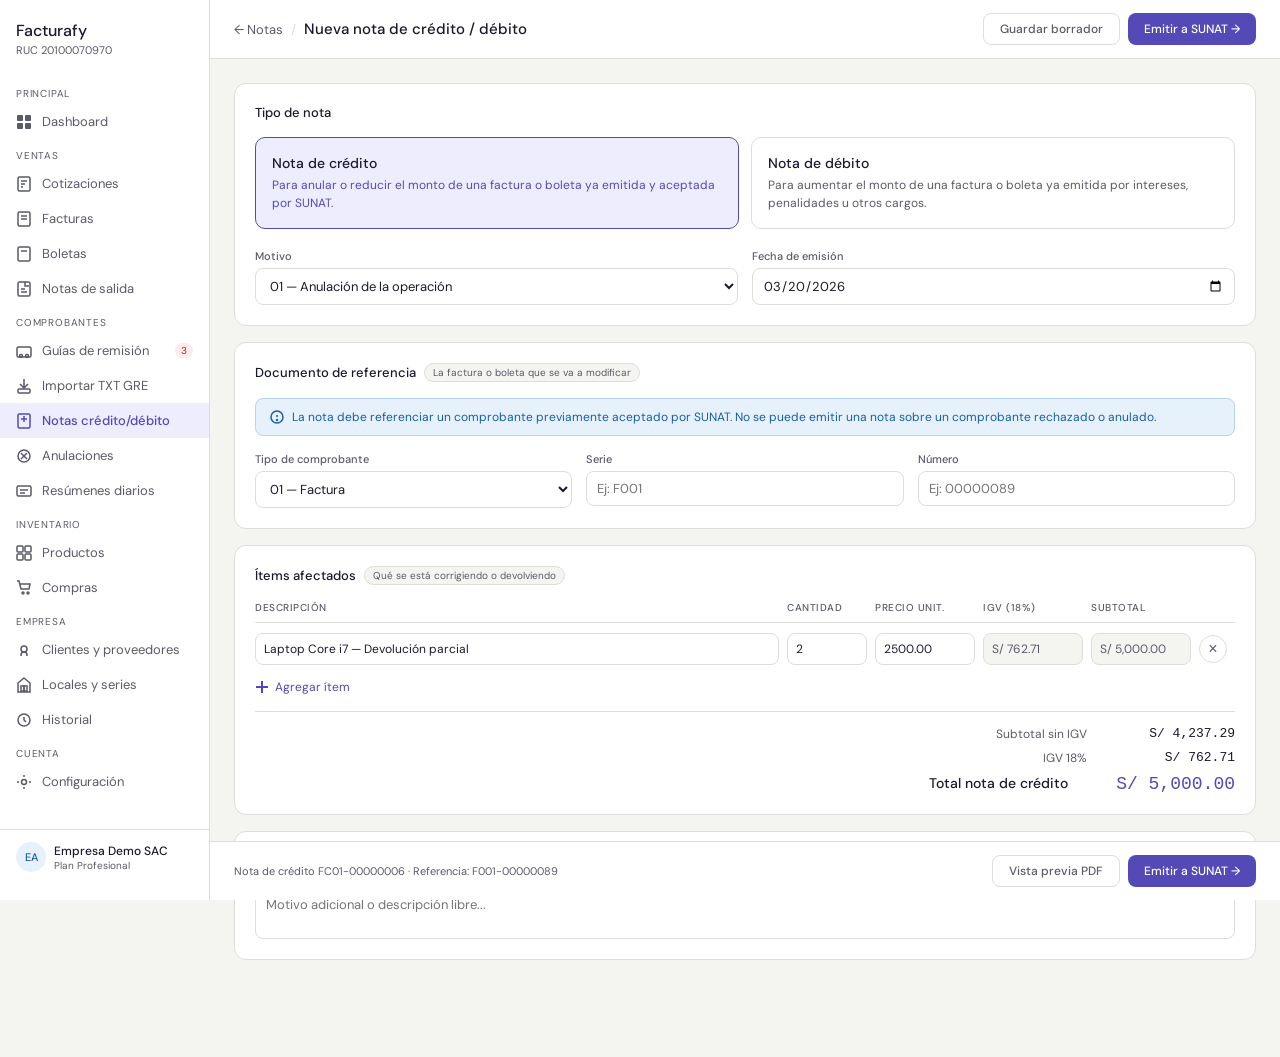
<file: notas.html>
<!DOCTYPE html>
<html lang="es">
<head>
<meta charset="UTF-8">
<meta name="viewport" content="width=device-width, initial-scale=1.0">
<title>Nota de Crédito/Débito — Facturafy</title>
<link href="https://fonts.googleapis.com/css2?family=DM+Sans:wght@300;400;500&display=swap" rel="stylesheet">
<style>
* { box-sizing: border-box; margin: 0; padding: 0; }
:root {
  --azul: #185FA5; --azul-dark: #0C447C; --azul-light: #E6F1FB;
  --verde: #1a7a3a; --verde-light: #EAF3DE;
  --rojo: #A32D2D; --rojo-light: #FCEBEB;
  --amarillo: #854F0B; --amarillo-light: #FAEEDA;
  --morado: #534AB7; --morado-light: #EEEDFE;
  --gris-bg: #F4F4F1; --gris-borde: #E0DDD8;
  --gris-texto: #5a5a6a; --texto: #1a1a2e; --blanco: #ffffff;
  --sidebar-w: 210px;
}
body { font-family: 'DM Sans', sans-serif; background: var(--gris-bg); color: var(--texto); font-size: 13px; }
.layout { display: flex; min-height: 100vh; }
.sidebar { background: var(--blanco); border-right: 1px solid var(--gris-borde); display: flex; flex-direction: column; padding: 16px 0; width: var(--sidebar-w); min-width: var(--sidebar-w); height: 100vh; position: fixed; top: 0; left: 0; overflow-y: auto; }
.sidebar-brand { padding: 4px 16px 20px; }
.sidebar-brand .nombre { font-size: 16px; font-weight: 500; }
.sidebar-brand .ruc { font-size: 11px; color: var(--gris-texto); margin-top: 2px; }
.sidebar-section { font-size: 10px; color: var(--gris-texto); padding: 0 16px; margin: 10px 0 4px; letter-spacing: 0.08em; text-transform: uppercase; }
.sidebar-item { display: flex; align-items: center; gap: 10px; padding: 9px 16px; color: var(--gris-texto); cursor: pointer; text-decoration: none; transition: background 0.15s; font-size: 13px; }
.sidebar-item:hover { background: var(--gris-bg); color: var(--texto); }
.sidebar-item.active { background: var(--morado-light); color: var(--morado); font-weight: 500; }
.sidebar-item .badge { margin-left: auto; background: var(--rojo-light); color: var(--rojo); font-size: 10px; padding: 1px 6px; border-radius: 20px; }
.sidebar-bottom { margin-top: auto; padding: 12px 16px; border-top: 1px solid var(--gris-borde); }
.avatar { width: 30px; height: 30px; border-radius: 50%; background: var(--azul-light); color: var(--azul); font-size: 11px; font-weight: 500; display: flex; align-items: center; justify-content: center; flex-shrink: 0; }
.main { margin-left: var(--sidebar-w); flex: 1; display: flex; flex-direction: column; min-width: 0; }
.topbar { background: var(--blanco); border-bottom: 1px solid var(--gris-borde); padding: 13px 24px; display: flex; align-items: center; justify-content: space-between; position: sticky; top: 0; z-index: 10; }
.topbar-left { display: flex; align-items: center; gap: 8px; }
.back { color: var(--gris-texto); text-decoration: none; font-size: 13px; }
.back:hover { color: var(--texto); }
.sep { color: var(--gris-borde); }
.topbar-titulo { font-size: 15px; font-weight: 500; }
.content { padding: 24px; flex: 1; padding-bottom: 80px; }
.btn { padding: 7px 16px; border-radius: 8px; font-size: 12px; font-weight: 500; cursor: pointer; border: none; font-family: 'DM Sans', sans-serif; text-decoration: none; display: inline-block; transition: background 0.15s; }
.btn-primary { background: var(--morado); color: white; }
.btn-primary:hover { background: #3C3489; }
.btn-ghost { background: none; border: 1px solid var(--gris-borde); color: var(--gris-texto); }
.btn-ghost:hover { background: var(--gris-bg); }
.card { background: var(--blanco); border: 1px solid var(--gris-borde); border-radius: 12px; padding: 20px; margin-bottom: 16px; }
.card-titulo { font-size: 13px; font-weight: 500; margin-bottom: 16px; display: flex; align-items: center; gap: 8px; }
.tag { font-size: 10px; background: var(--gris-bg); color: var(--gris-texto); padding: 2px 8px; border-radius: 20px; font-weight: 400; border: 1px solid var(--gris-borde); }
.tag-morado { background: var(--morado-light); color: var(--morado); border-color: transparent; }
.tag-rojo { background: var(--rojo-light); color: var(--rojo); border-color: transparent; }
.tipo-selector { display: grid; grid-template-columns: 1fr 1fr; gap: 12px; margin-bottom: 20px; }
.tipo-card { border: 1px solid var(--gris-borde); border-radius: 10px; padding: 16px; cursor: pointer; transition: all 0.15s; }
.tipo-card:hover { border-color: var(--morado); background: var(--morado-light); }
.tipo-card.selected { border-color: var(--morado); background: var(--morado-light); }
.tipo-card.selected-rojo { border-color: var(--rojo); background: var(--rojo-light); }
.tipo-nombre { font-size: 14px; font-weight: 500; margin-bottom: 4px; }
.tipo-desc { font-size: 12px; color: var(--gris-texto); line-height: 1.5; }
.tipo-card.selected .tipo-desc { color: var(--morado); }
.tipo-card.selected-rojo .tipo-desc { color: var(--rojo); }
.form-grid { display: grid; grid-template-columns: 1fr 1fr; gap: 14px; }
.form-grid-3 { display: grid; grid-template-columns: 1fr 1fr 1fr; gap: 14px; }
.field { display: flex; flex-direction: column; gap: 5px; }
.field.full { grid-column: 1 / -1; }
.field label { font-size: 11px; font-weight: 500; color: var(--gris-texto); }
.field input, .field select, .field textarea { padding: 8px 10px; border: 1px solid var(--gris-borde); border-radius: 8px; font-size: 13px; font-family: 'DM Sans', sans-serif; color: var(--texto); background: var(--blanco); width: 100%; }
.field input:focus, .field select:focus, .field textarea:focus { outline: none; border-color: var(--morado); box-shadow: 0 0 0 3px rgba(83,74,183,0.1); }
.field .hint { font-size: 10px; color: var(--gris-texto); }
.field input.readonly { background: var(--gris-bg); color: var(--gris-texto); }
.doc-ref-box { background: var(--azul-light); border: 1px solid #B5D4F4; border-radius: 10px; padding: 14px; display: flex; align-items: center; gap: 14px; margin-bottom: 16px; }
.doc-ref-icon { width: 36px; height: 36px; border-radius: 8px; background: var(--azul); display: flex; align-items: center; justify-content: center; flex-shrink: 0; }
.doc-ref-info { flex: 1; }
.doc-ref-num { font-size: 13px; font-weight: 500; color: var(--azul); }
.doc-ref-det { font-size: 11px; color: var(--gris-texto); margin-top: 2px; }
.items-header { display: grid; grid-template-columns: 2fr 80px 100px 100px 100px 36px; gap: 8px; padding: 0 0 8px; border-bottom: 1px solid var(--gris-borde); margin-bottom: 10px; }
.items-header span { font-size: 10px; font-weight: 500; color: var(--gris-texto); text-transform: uppercase; letter-spacing: 0.05em; }
.item-row { display: grid; grid-template-columns: 2fr 80px 100px 100px 100px 36px; gap: 8px; align-items: center; margin-bottom: 8px; }
.item-row input { padding: 7px 8px; border: 1px solid var(--gris-borde); border-radius: 8px; font-size: 12px; font-family: 'DM Sans', sans-serif; color: var(--texto); background: var(--blanco); width: 100%; }
.item-row input:focus { outline: none; border-color: var(--morado); }
.item-row input.readonly { background: var(--gris-bg); color: var(--gris-texto); }
.del-btn { width: 28px; height: 28px; border-radius: 50%; border: 1px solid var(--gris-borde); background: none; color: var(--gris-texto); font-size: 16px; cursor: pointer; display: flex; align-items: center; justify-content: center; transition: all 0.15s; }
.del-btn:hover { background: var(--rojo-light); color: var(--rojo); border-color: transparent; }
.add-btn { display: flex; align-items: center; gap: 6px; font-size: 12px; color: var(--morado); background: none; border: none; cursor: pointer; padding: 6px 0; font-family: 'DM Sans', sans-serif; margin-top: 4px; }
.totales { display: flex; flex-direction: column; align-items: flex-end; gap: 8px; padding-top: 14px; border-top: 1px solid var(--gris-borde); margin-top: 10px; }
.total-row { display: flex; gap: 48px; font-size: 12px; }
.total-label { color: var(--gris-texto); min-width: 120px; text-align: right; }
.total-val { min-width: 100px; text-align: right; font-family: monospace; font-size: 13px; }
.total-row.grande .total-label { font-size: 14px; font-weight: 500; color: var(--texto); }
.total-row.grande .total-val { font-size: 18px; font-weight: 500; color: var(--morado); }
.bottom-bar { background: var(--blanco); border-top: 1px solid var(--gris-borde); padding: 13px 24px; display: flex; align-items: center; justify-content: space-between; position: fixed; bottom: 0; left: var(--sidebar-w); right: 0; z-index: 10; }
.bottom-info { font-size: 11px; color: var(--gris-texto); }
.alerta-info { background: var(--azul-light); border: 1px solid #B5D4F4; border-radius: 8px; padding: 10px 14px; font-size: 12px; color: var(--azul); margin-bottom: 16px; display: flex; align-items: flex-start; gap: 8px; }
</style>
</head>
<body>
<div class="layout">

    <aside class="sidebar">
    <div class="sidebar-brand">
      <div class="nombre">Facturafy</div>
      <div class="ruc">RUC 20100070970</div>
    </div>

    <div class="sidebar-section">Principal</div>
    <a href="dashboard.html" class="sidebar-item">
      <svg width="16" height="16" viewBox="0 0 16 16" fill="currentColor"><rect x="1" y="1" width="6" height="6" rx="1"/><rect x="9" y="1" width="6" height="6" rx="1"/><rect x="1" y="9" width="6" height="6" rx="1"/><rect x="9" y="9" width="6" height="6" rx="1"/></svg>
      Dashboard
    </a>

    <div class="sidebar-section">Ventas</div>
    <a href="cotizaciones.html" class="sidebar-item">
      <svg width="16" height="16" viewBox="0 0 16 16" fill="none" stroke="currentColor" stroke-width="1.5"><rect x="2" y="1" width="12" height="14" rx="1.5"/><line x1="5" y1="5" x2="11" y2="5"/><line x1="5" y1="8" x2="9" y2="8"/><line x1="5" y1="11" x2="7" y2="11"/></svg>
      Cotizaciones
    </a>
    <a href="factura.html" class="sidebar-item">
      <svg width="16" height="16" viewBox="0 0 16 16" fill="none" stroke="currentColor" stroke-width="1.5"><rect x="2" y="1" width="12" height="14" rx="1.5"/><line x1="5" y1="5" x2="11" y2="5"/><line x1="5" y1="8" x2="11" y2="8"/></svg>
      Facturas
    </a>
    <a href="boleta.html" class="sidebar-item">
      <svg width="16" height="16" viewBox="0 0 16 16" fill="none" stroke="currentColor" stroke-width="1.5"><rect x="2" y="1" width="12" height="14" rx="1.5"/><line x1="5" y1="5" x2="11" y2="5"/></svg>
      Boletas
    </a>
    <a href="notas-salidas.html" class="sidebar-item">
      <svg width="16" height="16" viewBox="0 0 16 16" fill="none" stroke="currentColor" stroke-width="1.5"><rect x="2" y="1" width="12" height="14" rx="1.5"/><path d="M9 8H5M11 11H5"/><path d="M9 1v4h4"/></svg>
      Notas de salida
    </a>

    <div class="sidebar-section">Comprobantes</div>
    <a href="guia.html" class="sidebar-item">
      <svg width="16" height="16" viewBox="0 0 16 16" fill="none" stroke="currentColor" stroke-width="1.5"><rect x="1" y="4" width="14" height="10" rx="1.5"/><circle cx="5" cy="13" r="1.5"/><circle cx="11" cy="13" r="1.5"/></svg>
      Guías de remisión
      <span class="badge">3</span>
    </a>
    <a href="importar-gre.html" class="sidebar-item">
      <svg width="16" height="16" viewBox="0 0 16 16" fill="none" stroke="currentColor" stroke-width="1.5"><path d="M8 1v9M4 6l4 4 4-4"/><rect x="2" y="11" width="12" height="4" rx="1"/></svg>
      Importar TXT GRE
    </a>
    <a href="notas.html" class="sidebar-item">
      <svg width="16" height="16" viewBox="0 0 16 16" fill="none" stroke="currentColor" stroke-width="1.5"><rect x="2" y="1" width="12" height="14" rx="1.5"/><line x1="5" y1="6" x2="11" y2="6"/><line x1="8" y1="3" x2="8" y2="9"/></svg>
      Notas crédito/débito
    </a>
    <a href="anulaciones.html" class="sidebar-item">
      <svg width="16" height="16" viewBox="0 0 16 16" fill="none" stroke="currentColor" stroke-width="1.5"><circle cx="8" cy="8" r="6"/><line x1="5" y1="5" x2="11" y2="11"/><line x1="11" y1="5" x2="5" y2="11"/></svg>
      Anulaciones
    </a>
    <a href="resumenes.html" class="sidebar-item">
      <svg width="16" height="16" viewBox="0 0 16 16" fill="none" stroke="currentColor" stroke-width="1.5"><rect x="1" y="3" width="14" height="10" rx="1.5"/><line x1="4" y1="7" x2="12" y2="7"/><line x1="4" y1="10" x2="9" y2="10"/></svg>
      Resúmenes diarios
    </a>

    <div class="sidebar-section">Inventario</div>
    <a href="productos.html" class="sidebar-item">
      <svg width="16" height="16" viewBox="0 0 16 16" fill="none" stroke="currentColor" stroke-width="1.5"><rect x="1" y="1" width="6" height="6" rx="1"/><rect x="9" y="1" width="6" height="6" rx="1"/><rect x="1" y="9" width="6" height="6" rx="1"/><rect x="9" y="9" width="6" height="6" rx="1"/></svg>
      Productos
    </a>
    <a href="compras.html" class="sidebar-item">
      <svg width="16" height="16" viewBox="0 0 16 16" fill="none" stroke="currentColor" stroke-width="1.5"><path d="M1 1h2l2 8h8l1-5H4"/><circle cx="7" cy="13" r="1"/><circle cx="12" cy="13" r="1"/></svg>
      Compras
    </a>

    <div class="sidebar-section">Empresa</div>
    <a href="clientes.html" class="sidebar-item">
      <svg width="16" height="16" viewBox="0 0 16 16" fill="none" stroke="currentColor" stroke-width="1.5"><path d="M11 14v-1a3 3 0 00-6 0v1"/><circle cx="8" cy="7" r="3"/></svg>
      Clientes y proveedores
    </a>
    <a href="locales.html" class="sidebar-item">
      <svg width="16" height="16" viewBox="0 0 16 16" fill="none" stroke="currentColor" stroke-width="1.5"><path d="M8 1l6 5v9H2V6z"/><rect x="5" y="9" width="3" height="5"/><rect x="8" y="9" width="3" height="5"/></svg>
      Locales y series
    </a>
    <a href="historial.html" class="sidebar-item">
      <svg width="16" height="16" viewBox="0 0 16 16" fill="none" stroke="currentColor" stroke-width="1.5"><circle cx="8" cy="8" r="6"/><polyline points="8,5 8,8 10,10"/></svg>
      Historial
    </a>

    <div class="sidebar-section">Cuenta</div>
    <a href="config.html" class="sidebar-item">
      <svg width="16" height="16" viewBox="0 0 16 16" fill="none" stroke="currentColor" stroke-width="1.5"><circle cx="8" cy="8" r="2.5"/><path d="M8 1v2M8 13v2M1 8h2M13 8h2"/></svg>
      Configuración
    </a>

    <div class="sidebar-bottom">
      <div style="display:flex;align-items:center;gap:8px">
        <div class="avatar">EA</div>
        <div>
          <div style="font-size:12px;font-weight:500">Empresa Demo SAC</div>
          <div style="font-size:10px;color:var(--gris-texto)">Plan Profesional</div>
        </div>
      </div>
    </div>
  </aside>

  <div class="main">
    <div class="topbar">
      <div class="topbar-left">
        <a href="dashboard.html" class="back">← Notas</a>
        <span class="sep">/</span>
        <span class="topbar-titulo">Nueva nota de crédito / débito</span>
      </div>
      <div style="display:flex;gap:8px">
        <button class="btn btn-ghost">Guardar borrador</button>
        <button class="btn btn-primary" onclick="emitir()">Emitir a SUNAT →</button>
      </div>
    </div>

    <div class="content">

      <!-- TIPO DE NOTA -->
      <div class="card">
        <div class="card-titulo">Tipo de nota</div>
        <div class="tipo-selector">
          <div class="tipo-card selected" id="tipo-credito" onclick="selTipo('credito')">
            <div class="tipo-nombre">Nota de crédito</div>
            <div class="tipo-desc">Para anular o reducir el monto de una factura o boleta ya emitida y aceptada por SUNAT.</div>
          </div>
          <div class="tipo-card" id="tipo-debito" onclick="selTipo('debito')">
            <div class="tipo-nombre">Nota de débito</div>
            <div class="tipo-desc">Para aumentar el monto de una factura o boleta ya emitida por intereses, penalidades u otros cargos.</div>
          </div>
        </div>

        <div class="form-grid">
          <div class="field">
            <label>Motivo</label>
            <select id="select-motivo">
              <option value="01">01 — Anulación de la operación</option>
              <option value="02">02 — Anulación por error en el RUC</option>
              <option value="03">03 — Corrección por error en la descripción</option>
              <option value="04">04 — Descuento global</option>
              <option value="05">05 — Descuento por ítem</option>
              <option value="06">06 — Devolución total</option>
              <option value="07">07 — Devolución por ítem</option>
              <option value="13">13 — Ajuste en operaciones de exportación</option>
            </select>
          </div>
          <div class="field">
            <label>Fecha de emisión</label>
            <input type="date" value="2026-03-20"/>
          </div>
        </div>
      </div>

      <!-- DOCUMENTO DE REFERENCIA -->
      <div class="card">
        <div class="card-titulo">
          Documento de referencia
          <span class="tag">La factura o boleta que se va a modificar</span>
        </div>

        <div class="alerta-info">
          <svg width="14" height="14" viewBox="0 0 14 14" fill="none" stroke="currentColor" stroke-width="1.5" style="flex-shrink:0;margin-top:1px"><circle cx="7" cy="7" r="6"/><line x1="7" y1="5" x2="7" y2="7"/><circle cx="7" cy="10" r="0.5" fill="currentColor"/></svg>
          La nota debe referenciar un comprobante previamente aceptado por SUNAT. No se puede emitir una nota sobre un comprobante rechazado o anulado.
        </div>

        <div class="form-grid-3">
          <div class="field">
            <label>Tipo de comprobante</label>
            <select>
              <option value="01">01 — Factura</option>
              <option value="03">03 — Boleta</option>
            </select>
          </div>
          <div class="field">
            <label>Serie</label>
            <input type="text" placeholder="Ej: F001" id="ref-serie"/>
          </div>
          <div class="field">
            <label>Número</label>
            <input type="text" placeholder="Ej: 00000089" id="ref-numero" oninput="buscarDoc()"/>
          </div>
        </div>

        <div id="doc-encontrado" style="display:none;margin-top:12px">
          <div class="doc-ref-box">
            <div class="doc-ref-icon">
              <svg width="16" height="16" viewBox="0 0 16 16" fill="none" stroke="white" stroke-width="1.5"><rect x="2" y="1" width="12" height="14" rx="1.5"/><line x1="5" y1="5" x2="11" y2="5"/><line x1="5" y1="8" x2="11" y2="8"/></svg>
            </div>
            <div class="doc-ref-info">
              <div class="doc-ref-num">F001-00000089 — Aceptado por SUNAT</div>
              <div class="doc-ref-det">Distribuidora Norte SAC · RUC 20131312955 · S/ 15,399.00 · 20/03/2026</div>
            </div>
            <span style="font-size:10px;background:var(--verde-light);color:var(--verde);padding:2px 8px;border-radius:20px;font-weight:500">Encontrado</span>
          </div>
        </div>
      </div>

      <!-- ITEMS AFECTADOS -->
      <div class="card">
        <div class="card-titulo">
          Ítems afectados
          <span class="tag">Qué se está corrigiendo o devolviendo</span>
        </div>
        <div class="items-header">
          <span>Descripción</span>
          <span>Cantidad</span>
          <span>Precio unit.</span>
          <span>IGV (18%)</span>
          <span>Subtotal</span>
          <span></span>
        </div>
        <div id="items">
          <div class="item-row">
            <input type="text" value="Laptop Core i7 — Devolución parcial"/>
            <input type="number" value="2" min="1" oninput="calcular()"/>
            <input type="number" value="2500.00" step="0.01" oninput="calcular()"/>
            <input class="readonly" readonly value="S/ 762.71"/>
            <input class="readonly" readonly value="S/ 5,000.00"/>
            <button class="del-btn" onclick="eliminarItem(this)">×</button>
          </div>
        </div>
        <button class="add-btn" onclick="agregarItem()">
          <svg width="14" height="14" viewBox="0 0 14 14" fill="none" stroke="currentColor" stroke-width="2"><line x1="7" y1="1" x2="7" y2="13"/><line x1="1" y1="7" x2="13" y2="7"/></svg>
          Agregar ítem
        </button>
        <div class="totales">
          <div class="total-row">
            <span class="total-label">Subtotal sin IGV</span>
            <span class="total-val" id="t-base">S/ 4,237.29</span>
          </div>
          <div class="total-row">
            <span class="total-label">IGV 18%</span>
            <span class="total-val" id="t-igv">S/ 762.71</span>
          </div>
          <div class="total-row grande">
            <span class="total-label" id="label-total">Total nota de crédito</span>
            <span class="total-val" id="t-total">S/ 5,000.00</span>
          </div>
        </div>
      </div>

      <!-- OBSERVACIONES -->
      <div class="card">
        <div class="card-titulo">Observaciones <span class="tag">opcional</span></div>
        <div class="field">
          <textarea rows="2" placeholder="Motivo adicional o descripción libre..." style="resize:none"></textarea>
        </div>
      </div>

    </div>

    <div class="bottom-bar">
      <div class="bottom-info" id="bottom-texto">Nota de crédito FC01-00000006 · Referencia: F001-00000089</div>
      <div style="display:flex;gap:8px">
        <button class="btn btn-ghost">Vista previa PDF</button>
        <button class="btn btn-primary" onclick="emitir()">Emitir a SUNAT →</button>
      </div>
    </div>
  </div>
</div>

<script>
var tipoActual = 'credito';

function selTipo(tipo) {
  tipoActual = tipo;
  var credito = document.getElementById('tipo-credito');
  var debito  = document.getElementById('tipo-debito');
  var motivo  = document.getElementById('select-motivo');
  var labelTotal = document.getElementById('label-total');
  var bottomTxt  = document.getElementById('bottom-texto');

  if (tipo === 'credito') {
    credito.className = 'tipo-card selected';
    debito.className  = 'tipo-card';
    motivo.innerHTML  =
      '<option value="01">01 — Anulación de la operación</option>' +
      '<option value="02">02 — Anulación por error en el RUC</option>' +
      '<option value="03">03 — Corrección por error en la descripción</option>' +
      '<option value="04">04 — Descuento global</option>' +
      '<option value="06">06 — Devolución total</option>' +
      '<option value="07">07 — Devolución por ítem</option>';
    labelTotal.textContent = 'Total nota de crédito';
    bottomTxt.textContent  = 'Nota de crédito FC01-00000006 · Referencia: F001-00000089';
  } else {
    debito.className  = 'tipo-card selected-rojo';
    credito.className = 'tipo-card';
    motivo.innerHTML  =
      '<option value="01">01 — Intereses por mora</option>' +
      '<option value="02">02 — Aumento en el valor</option>' +
      '<option value="03">03 — Penalidades</option>' +
      '<option value="04">04 — Gastos complementarios</option>';
    labelTotal.textContent = 'Total nota de débito';
    bottomTxt.textContent  = 'Nota de débito FD01-00000003 · Referencia: F001-00000089';
  }
}

function buscarDoc() {
  var num = document.getElementById('ref-numero').value;
  if (num.length >= 6) {
    setTimeout(function() {
      document.getElementById('doc-encontrado').style.display = 'block';
    }, 500);
  } else {
    document.getElementById('doc-encontrado').style.display = 'none';
  }
}

function fmt(n) {
  return 'S/ ' + n.toLocaleString('es-PE', {minimumFractionDigits:2, maximumFractionDigits:2});
}

function calcular() {
  var rows = document.querySelectorAll('.item-row');
  var totalBase = 0;
  rows.forEach(function(row) {
    var inputs = row.querySelectorAll('input');
    var qty    = parseFloat(inputs[1].value) || 0;
    var precio = parseFloat(inputs[2].value) || 0;
    var total  = qty * precio;
    var base   = total / 1.18;
    var igv    = total - base;
    totalBase += base;
    inputs[3].value = fmt(igv);
    inputs[4].value = fmt(total);
  });
  var igvTotal   = totalBase * 0.18;
  var totalFinal = totalBase + igvTotal;
  document.getElementById('t-base').textContent  = fmt(totalBase);
  document.getElementById('t-igv').textContent   = fmt(igvTotal);
  document.getElementById('t-total').textContent = fmt(totalFinal);
}

function agregarItem() {
  var div = document.createElement('div');
  div.className = 'item-row';
  div.innerHTML =
    '<input type="text" placeholder="Descripción del ítem"/>' +
    '<input type="number" value="1" min="1" oninput="calcular()"/>' +
    '<input type="number" value="0.00" step="0.01" oninput="calcular()"/>' +
    '<input class="readonly" readonly value="S/ 0.00"/>' +
    '<input class="readonly" readonly value="S/ 0.00"/>' +
    '<button class="del-btn" onclick="eliminarItem(this)">×</button>';
  document.getElementById('items').appendChild(div);
}

function eliminarItem(btn) {
  var rows = document.querySelectorAll('.item-row');
  if (rows.length <= 1) { alert('Debe haber al menos un ítem.'); return; }
  btn.closest('.item-row').remove();
  calcular();
}

function emitir() {
  var tipo = tipoActual === 'credito' ? 'Crédito' : 'Débito';
  alert('Nota de ' + tipo + ' emitida a SUNAT exitosamente.\nEstado: ACEPTADO\nCódigo: 0');
}
</script>
  <script>
    (function() {
      var page = location.pathname.split('/').pop() || 'dashboard.html';
      document.querySelectorAll('.sidebar-item').forEach(function(a) {
        if (a.getAttribute('href') === page) a.classList.add('active');
      });
    })();
  </script>
</body>
</html>
</file>
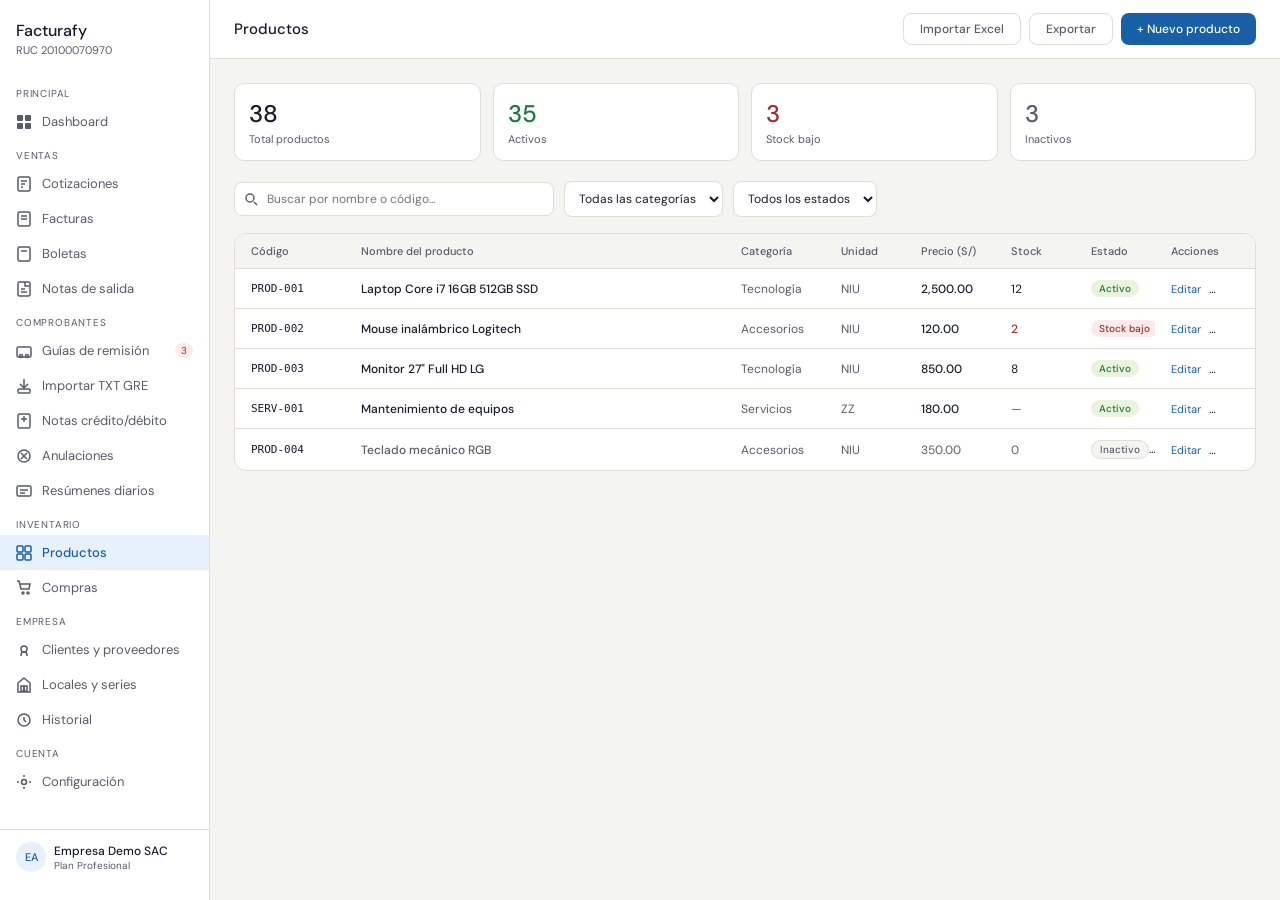
<file: productos.html>
<!DOCTYPE html>
<html lang="es">
<head>
<meta charset="UTF-8">
<meta name="viewport" content="width=device-width, initial-scale=1.0">
<title>Productos — Facturafy</title>
<link href="https://fonts.googleapis.com/css2?family=DM+Sans:wght@300;400;500&display=swap" rel="stylesheet">
<style>
* { box-sizing: border-box; margin: 0; padding: 0; }
:root {
  --azul: #185FA5; --azul-dark: #0C447C; --azul-light: #E6F1FB;
  --verde: #1a7a3a; --verde-light: #EAF3DE;
  --rojo: #A32D2D; --rojo-light: #FCEBEB;
  --amarillo: #854F0B; --amarillo-light: #FAEEDA;
  --gris-bg: #F4F4F1; --gris-borde: #E0DDD8;
  --gris-texto: #5a5a6a; --texto: #1a1a2e; --blanco: #ffffff;
  --sidebar-w: 210px;
}
body { font-family: 'DM Sans', sans-serif; background: var(--gris-bg); color: var(--texto); font-size: 13px; }
.layout { display: flex; min-height: 100vh; }
.sidebar { background: var(--blanco); border-right: 1px solid var(--gris-borde); display: flex; flex-direction: column; padding: 16px 0; width: var(--sidebar-w); min-width: var(--sidebar-w); height: 100vh; position: fixed; top: 0; left: 0; overflow-y: auto; }
.sidebar-brand { padding: 4px 16px 20px; }
.sidebar-brand .nombre { font-size: 16px; font-weight: 500; }
.sidebar-brand .ruc { font-size: 11px; color: var(--gris-texto); margin-top: 2px; }
.sidebar-section { font-size: 10px; color: var(--gris-texto); padding: 0 16px; margin: 10px 0 4px; letter-spacing: 0.08em; text-transform: uppercase; }
.sidebar-item { display: flex; align-items: center; gap: 10px; padding: 9px 16px; color: var(--gris-texto); cursor: pointer; text-decoration: none; transition: background 0.15s; font-size: 13px; }
.sidebar-item:hover { background: var(--gris-bg); color: var(--texto); }
.sidebar-item.active { background: var(--azul-light); color: var(--azul); font-weight: 500; }
.sidebar-item .badge { margin-left: auto; background: var(--rojo-light); color: var(--rojo); font-size: 10px; padding: 1px 6px; border-radius: 20px; }
.sidebar-bottom { margin-top: auto; padding: 12px 16px; border-top: 1px solid var(--gris-borde); }
.avatar { width: 30px; height: 30px; border-radius: 50%; background: var(--azul-light); color: var(--azul); font-size: 11px; font-weight: 500; display: flex; align-items: center; justify-content: center; flex-shrink: 0; }
.main { margin-left: var(--sidebar-w); flex: 1; display: flex; flex-direction: column; min-width: 0; }
.topbar { background: var(--blanco); border-bottom: 1px solid var(--gris-borde); padding: 13px 24px; display: flex; align-items: center; justify-content: space-between; position: sticky; top: 0; z-index: 10; }
.topbar-titulo { font-size: 15px; font-weight: 500; }
.content { padding: 24px; flex: 1; }
.btn { padding: 7px 16px; border-radius: 8px; font-size: 12px; font-weight: 500; cursor: pointer; border: none; font-family: 'DM Sans', sans-serif; text-decoration: none; display: inline-block; transition: all 0.15s; }
.btn-primary { background: var(--azul); color: white; }
.btn-primary:hover { background: var(--azul-dark); }
.btn-ghost { background: none; border: 1px solid var(--gris-borde); color: var(--gris-texto); }
.btn-ghost:hover { background: var(--gris-bg); }
.pill { display: inline-block; font-size: 10px; font-weight: 500; padding: 2px 8px; border-radius: 20px; }
.pill-activo { background: var(--verde-light); color: var(--verde); }
.pill-inactivo { background: var(--gris-bg); color: var(--gris-texto); border: 1px solid var(--gris-borde); }
.pill-bajo { background: var(--rojo-light); color: var(--rojo); }
.filtros { display: flex; gap: 10px; margin-bottom: 16px; align-items: center; }
.search-wrap { position: relative; flex: 1; max-width: 320px; }
.search-wrap input { width: 100%; padding: 8px 10px 8px 32px; border: 1px solid var(--gris-borde); border-radius: 8px; font-size: 12px; font-family: 'DM Sans', sans-serif; color: var(--texto); background: var(--blanco); }
.search-wrap input:focus { outline: none; border-color: var(--azul); }
.search-icon { position: absolute; left: 10px; top: 50%; transform: translateY(-50%); color: var(--gris-texto); pointer-events: none; }
.tabla-wrap { background: var(--blanco); border: 1px solid var(--gris-borde); border-radius: 12px; overflow: hidden; }
table { width: 100%; border-collapse: collapse; table-layout: fixed; }
th { font-size: 11px; font-weight: 500; color: var(--gris-texto); text-align: left; padding: 10px 16px; border-bottom: 1px solid var(--gris-borde); background: var(--gris-bg); }
td { font-size: 12px; padding: 11px 16px; border-bottom: 1px solid var(--gris-borde); overflow: hidden; text-overflow: ellipsis; white-space: nowrap; }
tr:last-child td { border-bottom: none; }
tr:hover td { background: var(--gris-bg); }
.accion { font-size: 11px; color: var(--azul); background: none; border: none; cursor: pointer; font-family: 'DM Sans', sans-serif; padding: 0; margin-right: 8px; }
.accion:hover { text-decoration: underline; }
.accion.danger { color: var(--rojo); margin-right: 0; }
.stats-row { display: grid; grid-template-columns: repeat(4,1fr); gap: 12px; margin-bottom: 20px; }
.stat-card { background: var(--blanco); border: 1px solid var(--gris-borde); border-radius: 10px; padding: 14px; }
.stat-val { font-size: 24px; font-weight: 500; }
.stat-lbl { font-size: 11px; color: var(--gris-texto); margin-top: 3px; }
.modal-overlay { display: none; position: fixed; inset: 0; z-index: 500; background: rgba(0,0,0,0.45); align-items: center; justify-content: center; padding: 24px; }
.modal-box { background: var(--blanco); border-radius: 14px; width: 100%; max-width: 580px; overflow: hidden; }
.modal-header { padding: 16px 20px; border-bottom: 1px solid var(--gris-borde); display: flex; justify-content: space-between; align-items: center; }
.modal-titulo { font-size: 14px; font-weight: 500; }
.modal-close { background: none; border: none; font-size: 20px; cursor: pointer; color: var(--gris-texto); }
.modal-body { padding: 20px; max-height: 70vh; overflow-y: auto; }
.modal-footer { padding: 14px 20px; border-top: 1px solid var(--gris-borde); display: flex; justify-content: flex-end; gap: 8px; }
.form-grid { display: grid; grid-template-columns: 1fr 1fr; gap: 14px; }
.field { display: flex; flex-direction: column; gap: 5px; }
.field.full { grid-column: 1 / -1; }
.field label { font-size: 11px; font-weight: 500; color: var(--gris-texto); }
.field input, .field select, .field textarea { padding: 8px 10px; border: 1px solid var(--gris-borde); border-radius: 8px; font-size: 13px; font-family: 'DM Sans', sans-serif; color: var(--texto); background: var(--blanco); width: 100%; }
.field input:focus, .field select:focus { outline: none; border-color: var(--azul); box-shadow: 0 0 0 3px rgba(24,95,165,0.1); }
.field .hint { font-size: 10px; color: var(--gris-texto); }
.seccion-titulo { font-size: 11px; font-weight: 500; color: var(--gris-texto); text-transform: uppercase; letter-spacing: 0.06em; margin: 16px 0 12px; padding-bottom: 8px; border-bottom: 1px solid var(--gris-borde); grid-column: 1 / -1; }
</style>
</head>
<body>
<div class="layout">

    <aside class="sidebar">
    <div class="sidebar-brand">
      <div class="nombre">Facturafy</div>
      <div class="ruc">RUC 20100070970</div>
    </div>

    <div class="sidebar-section">Principal</div>
    <a href="dashboard.html" class="sidebar-item">
      <svg width="16" height="16" viewBox="0 0 16 16" fill="currentColor"><rect x="1" y="1" width="6" height="6" rx="1"/><rect x="9" y="1" width="6" height="6" rx="1"/><rect x="1" y="9" width="6" height="6" rx="1"/><rect x="9" y="9" width="6" height="6" rx="1"/></svg>
      Dashboard
    </a>

    <div class="sidebar-section">Ventas</div>
    <a href="cotizaciones.html" class="sidebar-item">
      <svg width="16" height="16" viewBox="0 0 16 16" fill="none" stroke="currentColor" stroke-width="1.5"><rect x="2" y="1" width="12" height="14" rx="1.5"/><line x1="5" y1="5" x2="11" y2="5"/><line x1="5" y1="8" x2="9" y2="8"/><line x1="5" y1="11" x2="7" y2="11"/></svg>
      Cotizaciones
    </a>
    <a href="factura.html" class="sidebar-item">
      <svg width="16" height="16" viewBox="0 0 16 16" fill="none" stroke="currentColor" stroke-width="1.5"><rect x="2" y="1" width="12" height="14" rx="1.5"/><line x1="5" y1="5" x2="11" y2="5"/><line x1="5" y1="8" x2="11" y2="8"/></svg>
      Facturas
    </a>
    <a href="boleta.html" class="sidebar-item">
      <svg width="16" height="16" viewBox="0 0 16 16" fill="none" stroke="currentColor" stroke-width="1.5"><rect x="2" y="1" width="12" height="14" rx="1.5"/><line x1="5" y1="5" x2="11" y2="5"/></svg>
      Boletas
    </a>
    <a href="notas-salidas.html" class="sidebar-item">
      <svg width="16" height="16" viewBox="0 0 16 16" fill="none" stroke="currentColor" stroke-width="1.5"><rect x="2" y="1" width="12" height="14" rx="1.5"/><path d="M9 8H5M11 11H5"/><path d="M9 1v4h4"/></svg>
      Notas de salida
    </a>

    <div class="sidebar-section">Comprobantes</div>
    <a href="guia.html" class="sidebar-item">
      <svg width="16" height="16" viewBox="0 0 16 16" fill="none" stroke="currentColor" stroke-width="1.5"><rect x="1" y="4" width="14" height="10" rx="1.5"/><circle cx="5" cy="13" r="1.5"/><circle cx="11" cy="13" r="1.5"/></svg>
      Guías de remisión
      <span class="badge">3</span>
    </a>
    <a href="importar-gre.html" class="sidebar-item">
      <svg width="16" height="16" viewBox="0 0 16 16" fill="none" stroke="currentColor" stroke-width="1.5"><path d="M8 1v9M4 6l4 4 4-4"/><rect x="2" y="11" width="12" height="4" rx="1"/></svg>
      Importar TXT GRE
    </a>
    <a href="notas.html" class="sidebar-item">
      <svg width="16" height="16" viewBox="0 0 16 16" fill="none" stroke="currentColor" stroke-width="1.5"><rect x="2" y="1" width="12" height="14" rx="1.5"/><line x1="5" y1="6" x2="11" y2="6"/><line x1="8" y1="3" x2="8" y2="9"/></svg>
      Notas crédito/débito
    </a>
    <a href="anulaciones.html" class="sidebar-item">
      <svg width="16" height="16" viewBox="0 0 16 16" fill="none" stroke="currentColor" stroke-width="1.5"><circle cx="8" cy="8" r="6"/><line x1="5" y1="5" x2="11" y2="11"/><line x1="11" y1="5" x2="5" y2="11"/></svg>
      Anulaciones
    </a>
    <a href="resumenes.html" class="sidebar-item">
      <svg width="16" height="16" viewBox="0 0 16 16" fill="none" stroke="currentColor" stroke-width="1.5"><rect x="1" y="3" width="14" height="10" rx="1.5"/><line x1="4" y1="7" x2="12" y2="7"/><line x1="4" y1="10" x2="9" y2="10"/></svg>
      Resúmenes diarios
    </a>

    <div class="sidebar-section">Inventario</div>
    <a href="productos.html" class="sidebar-item">
      <svg width="16" height="16" viewBox="0 0 16 16" fill="none" stroke="currentColor" stroke-width="1.5"><rect x="1" y="1" width="6" height="6" rx="1"/><rect x="9" y="1" width="6" height="6" rx="1"/><rect x="1" y="9" width="6" height="6" rx="1"/><rect x="9" y="9" width="6" height="6" rx="1"/></svg>
      Productos
    </a>
    <a href="compras.html" class="sidebar-item">
      <svg width="16" height="16" viewBox="0 0 16 16" fill="none" stroke="currentColor" stroke-width="1.5"><path d="M1 1h2l2 8h8l1-5H4"/><circle cx="7" cy="13" r="1"/><circle cx="12" cy="13" r="1"/></svg>
      Compras
    </a>

    <div class="sidebar-section">Empresa</div>
    <a href="clientes.html" class="sidebar-item">
      <svg width="16" height="16" viewBox="0 0 16 16" fill="none" stroke="currentColor" stroke-width="1.5"><path d="M11 14v-1a3 3 0 00-6 0v1"/><circle cx="8" cy="7" r="3"/></svg>
      Clientes y proveedores
    </a>
    <a href="locales.html" class="sidebar-item">
      <svg width="16" height="16" viewBox="0 0 16 16" fill="none" stroke="currentColor" stroke-width="1.5"><path d="M8 1l6 5v9H2V6z"/><rect x="5" y="9" width="3" height="5"/><rect x="8" y="9" width="3" height="5"/></svg>
      Locales y series
    </a>
    <a href="historial.html" class="sidebar-item">
      <svg width="16" height="16" viewBox="0 0 16 16" fill="none" stroke="currentColor" stroke-width="1.5"><circle cx="8" cy="8" r="6"/><polyline points="8,5 8,8 10,10"/></svg>
      Historial
    </a>

    <div class="sidebar-section">Cuenta</div>
    <a href="config.html" class="sidebar-item">
      <svg width="16" height="16" viewBox="0 0 16 16" fill="none" stroke="currentColor" stroke-width="1.5"><circle cx="8" cy="8" r="2.5"/><path d="M8 1v2M8 13v2M1 8h2M13 8h2"/></svg>
      Configuración
    </a>

    <div class="sidebar-bottom">
      <div style="display:flex;align-items:center;gap:8px">
        <div class="avatar">EA</div>
        <div>
          <div style="font-size:12px;font-weight:500">Empresa Demo SAC</div>
          <div style="font-size:10px;color:var(--gris-texto)">Plan Profesional</div>
        </div>
      </div>
    </div>
  </aside>

  <div class="main">
    <div class="topbar">
      <div class="topbar-titulo">Productos</div>
      <div style="display:flex;gap:8px">
        <button class="btn btn-ghost" onclick="alert('Importando desde Excel...')">Importar Excel</button>
        <button class="btn btn-ghost" onclick="alert('Exportando catálogo...')">Exportar</button>
        <button class="btn btn-primary" onclick="abrirModal()">+ Nuevo producto</button>
      </div>
    </div>

    <div class="content">

      <div class="stats-row">
        <div class="stat-card">
          <div class="stat-val">38</div>
          <div class="stat-lbl">Total productos</div>
        </div>
        <div class="stat-card">
          <div class="stat-val" style="color:var(--verde)">35</div>
          <div class="stat-lbl">Activos</div>
        </div>
        <div class="stat-card">
          <div class="stat-val" style="color:var(--rojo)">3</div>
          <div class="stat-lbl">Stock bajo</div>
        </div>
        <div class="stat-card">
          <div class="stat-val" style="color:var(--gris-texto)">3</div>
          <div class="stat-lbl">Inactivos</div>
        </div>
      </div>

      <div class="filtros">
        <div class="search-wrap">
          <svg class="search-icon" width="14" height="14" viewBox="0 0 14 14" fill="none" stroke="currentColor" stroke-width="1.5"><circle cx="6" cy="6" r="4"/><line x1="10" y1="10" x2="13" y2="13"/></svg>
          <input type="text" placeholder="Buscar por nombre o código..." oninput="buscar(this.value)"/>
        </div>
        <select style="padding:8px 10px;border:1px solid var(--gris-borde);border-radius:8px;font-size:12px;font-family:'DM Sans',sans-serif;color:var(--texto);background:var(--blanco)" onchange="filtrarCategoria(this.value)">
          <option value="">Todas las categorías</option>
          <option value="Tecnología">Tecnología</option>
          <option value="Accesorios">Accesorios</option>
          <option value="Servicios">Servicios</option>
        </select>
        <select style="padding:8px 10px;border:1px solid var(--gris-borde);border-radius:8px;font-size:12px;font-family:'DM Sans',sans-serif;color:var(--texto);background:var(--blanco)" onchange="filtrarEstado(this.value)">
          <option value="">Todos los estados</option>
          <option value="activo">Activos</option>
          <option value="inactivo">Inactivos</option>
        </select>
      </div>

      <div class="tabla-wrap">
        <table>
          <thead>
            <tr>
              <th style="width:110px">Código</th>
              <th>Nombre del producto</th>
              <th style="width:100px">Categoría</th>
              <th style="width:80px">Unidad</th>
              <th style="width:90px">Precio (S/)</th>
              <th style="width:80px">Stock</th>
              <th style="width:80px">Estado</th>
              <th style="width:100px">Acciones</th>
            </tr>
          </thead>
          <tbody id="tabla-body">
            <tr data-categoria="Tecnología" data-estado="activo">
              <td style="font-family:monospace;font-size:11px">PROD-001</td>
              <td style="font-weight:500">Laptop Core i7 16GB 512GB SSD</td>
              <td style="color:var(--gris-texto)">Tecnología</td>
              <td style="color:var(--gris-texto)">NIU</td>
              <td style="font-weight:500">2,500.00</td>
              <td>12</td>
              <td><span class="pill pill-activo">Activo</span></td>
              <td><button class="accion" onclick="editarProducto(this)">Editar</button><button class="accion danger" onclick="eliminar(this)">Eliminar</button></td>
            </tr>
            <tr data-categoria="Accesorios" data-estado="activo">
              <td style="font-family:monospace;font-size:11px">PROD-002</td>
              <td style="font-weight:500">Mouse inalámbrico Logitech</td>
              <td style="color:var(--gris-texto)">Accesorios</td>
              <td style="color:var(--gris-texto)">NIU</td>
              <td style="font-weight:500">120.00</td>
              <td style="color:var(--rojo);font-weight:500">2</td>
              <td><span class="pill pill-bajo">Stock bajo</span></td>
              <td><button class="accion" onclick="editarProducto(this)">Editar</button><button class="accion danger" onclick="eliminar(this)">Eliminar</button></td>
            </tr>
            <tr data-categoria="Tecnología" data-estado="activo">
              <td style="font-family:monospace;font-size:11px">PROD-003</td>
              <td style="font-weight:500">Monitor 27" Full HD LG</td>
              <td style="color:var(--gris-texto)">Tecnología</td>
              <td style="color:var(--gris-texto)">NIU</td>
              <td style="font-weight:500">850.00</td>
              <td>8</td>
              <td><span class="pill pill-activo">Activo</span></td>
              <td><button class="accion" onclick="editarProducto(this)">Editar</button><button class="accion danger" onclick="eliminar(this)">Eliminar</button></td>
            </tr>
            <tr data-categoria="Servicios" data-estado="activo">
              <td style="font-family:monospace;font-size:11px">SERV-001</td>
              <td style="font-weight:500">Mantenimiento de equipos</td>
              <td style="color:var(--gris-texto)">Servicios</td>
              <td style="color:var(--gris-texto)">ZZ</td>
              <td style="font-weight:500">180.00</td>
              <td style="color:var(--gris-texto)">—</td>
              <td><span class="pill pill-activo">Activo</span></td>
              <td><button class="accion" onclick="editarProducto(this)">Editar</button><button class="accion danger" onclick="eliminar(this)">Eliminar</button></td>
            </tr>
            <tr data-categoria="Accesorios" data-estado="inactivo">
              <td style="font-family:monospace;font-size:11px">PROD-004</td>
              <td style="font-weight:500;color:var(--gris-texto)">Teclado mecánico RGB</td>
              <td style="color:var(--gris-texto)">Accesorios</td>
              <td style="color:var(--gris-texto)">NIU</td>
              <td style="color:var(--gris-texto)">350.00</td>
              <td style="color:var(--gris-texto)">0</td>
              <td><span class="pill pill-inactivo">Inactivo</span></td>
              <td><button class="accion" onclick="editarProducto(this)">Editar</button><button class="accion danger" onclick="eliminar(this)">Eliminar</button></td>
            </tr>
          </tbody>
        </table>
      </div>

    </div>
  </div>
</div>

<!-- MODAL -->
<div class="modal-overlay" id="modal" onclick="if(event.target===this)cerrarModal()">
  <div class="modal-box">
    <div class="modal-header">
      <div class="modal-titulo" id="modal-titulo">Nuevo producto</div>
      <button class="modal-close" onclick="cerrarModal()">×</button>
    </div>
    <div class="modal-body">
      <div class="form-grid">
        <div class="seccion-titulo">Información general</div>
        <div class="field">
          <label>Código interno</label>
          <input type="text" id="f-codigo" placeholder="Ej: PROD-001"/>
          <span class="hint">Código único de tu empresa</span>
        </div>
        <div class="field">
          <label>Código SUNAT</label>
          <input type="text" id="f-codigo-sunat" placeholder="Opcional"/>
          <span class="hint">Código de producto SUNAT / GS1</span>
        </div>
        <div class="field full">
          <label>Nombre del producto o servicio</label>
          <input type="text" id="f-nombre" placeholder="Descripción que aparecerá en el comprobante"/>
        </div>
        <div class="field">
          <label>Categoría</label>
          <select id="f-categoria">
            <option>Tecnología</option>
            <option>Accesorios</option>
            <option>Servicios</option>
            <option>Otros</option>
          </select>
        </div>
        <div class="field">
          <label>Unidad de medida (SUNAT)</label>
          <select id="f-unidad">
            <option value="NIU">NIU — Unidades</option>
            <option value="KGM">KGM — Kilogramos</option>
            <option value="MTR">MTR — Metros</option>
            <option value="LTR">LTR — Litros</option>
            <option value="ZZ">ZZ — Servicios</option>
          </select>
        </div>
        <div class="seccion-titulo">Precios</div>
        <div class="field">
          <label>Precio de venta (con IGV)</label>
          <input type="number" id="f-precio" placeholder="0.00" step="0.01" oninput="calcPrecio()"/>
        </div>
        <div class="field">
          <label>Precio sin IGV</label>
          <input type="number" id="f-precio-sin-igv" placeholder="0.00" step="0.01" readonly style="background:var(--gris-bg);color:var(--gris-texto)"/>
        </div>
        <div class="field">
          <label>Afectación IGV</label>
          <select id="f-igv">
            <option value="10">10 — Gravado (18%)</option>
            <option value="20">20 — Exonerado</option>
            <option value="30">30 — Inafecto</option>
          </select>
        </div>
        <div class="field">
          <label>Precio de compra</label>
          <input type="number" id="f-precio-compra" placeholder="0.00" step="0.01"/>
        </div>
        <div class="seccion-titulo">Stock</div>
        <div class="field">
          <label>Stock actual</label>
          <input type="number" id="f-stock" placeholder="0"/>
        </div>
        <div class="field">
          <label>Stock mínimo (alerta)</label>
          <input type="number" id="f-stock-min" placeholder="5"/>
        </div>
        <div class="field">
          <label>Peso (KG)</label>
          <input type="number" id="f-peso" placeholder="0.00" step="0.01"/>
          <span class="hint">Para calcular peso en guías de remisión</span>
        </div>
        <div class="field">
          <label>Estado</label>
          <select id="f-estado">
            <option value="activo">Activo</option>
            <option value="inactivo">Inactivo</option>
          </select>
        </div>
      </div>
    </div>
    <div class="modal-footer">
      <button class="btn btn-ghost" onclick="cerrarModal()">Cancelar</button>
      <button class="btn btn-primary" onclick="guardar()">Guardar producto</button>
    </div>
  </div>
</div>

<script>
function abrirModal() {
  document.getElementById('modal-titulo').textContent = 'Nuevo producto';
  document.getElementById('f-codigo').value = '';
  document.getElementById('f-nombre').value = '';
  document.getElementById('f-precio').value = '';
  document.getElementById('f-precio-sin-igv').value = '';
  document.getElementById('f-stock').value = '';
  var m = document.getElementById('modal');
  m.style.display = 'flex';
  document.body.style.overflow = 'hidden';
}
function cerrarModal() {
  document.getElementById('modal').style.display = 'none';
  document.body.style.overflow = '';
}
function calcPrecio() {
  var precio = parseFloat(document.getElementById('f-precio').value) || 0;
  var sinIgv = precio / 1.18;
  document.getElementById('f-precio-sin-igv').value = sinIgv.toFixed(2);
}
function guardar() {
  var nombre = document.getElementById('f-nombre').value;
  if (!nombre) { alert('Ingresa el nombre del producto.'); return; }
  alert('Producto guardado exitosamente.');
  cerrarModal();
}
function editarProducto(btn) {
  var row = btn.closest('tr');
  var celdas = row.querySelectorAll('td');
  document.getElementById('modal-titulo').textContent = 'Editar producto';
  document.getElementById('f-codigo').value = celdas[0].textContent.trim();
  document.getElementById('f-nombre').value = celdas[1].textContent.trim();
  document.getElementById('f-precio').value = celdas[4].textContent.replace(',','').trim();
  document.getElementById('f-stock').value  = celdas[5].textContent.trim();
  var m = document.getElementById('modal');
  m.style.display = 'flex';
  document.body.style.overflow = 'hidden';
}
function eliminar(btn) {
  if (confirm('¿Eliminar este producto?')) btn.closest('tr').remove();
}
function buscar(val) {
  val = val.toLowerCase();
  document.querySelectorAll('#tabla-body tr').forEach(function(row) {
    row.style.display = row.textContent.toLowerCase().includes(val) ? '' : 'none';
  });
}
function filtrarCategoria(val) {
  document.querySelectorAll('#tabla-body tr').forEach(function(row) {
    row.style.display = (!val || row.dataset.categoria === val) ? '' : 'none';
  });
}
function filtrarEstado(val) {
  document.querySelectorAll('#tabla-body tr').forEach(function(row) {
    row.style.display = (!val || row.dataset.estado === val) ? '' : 'none';
  });
}
document.addEventListener('keydown', function(e) {
  if (e.key === 'Escape') cerrarModal();
});
</script>
  <script>
    (function() {
      var page = location.pathname.split('/').pop() || 'dashboard.html';
      document.querySelectorAll('.sidebar-item').forEach(function(a) {
        if (a.getAttribute('href') === page) a.classList.add('active');
      });
    })();
  </script>
</body>
</html>
</file>
